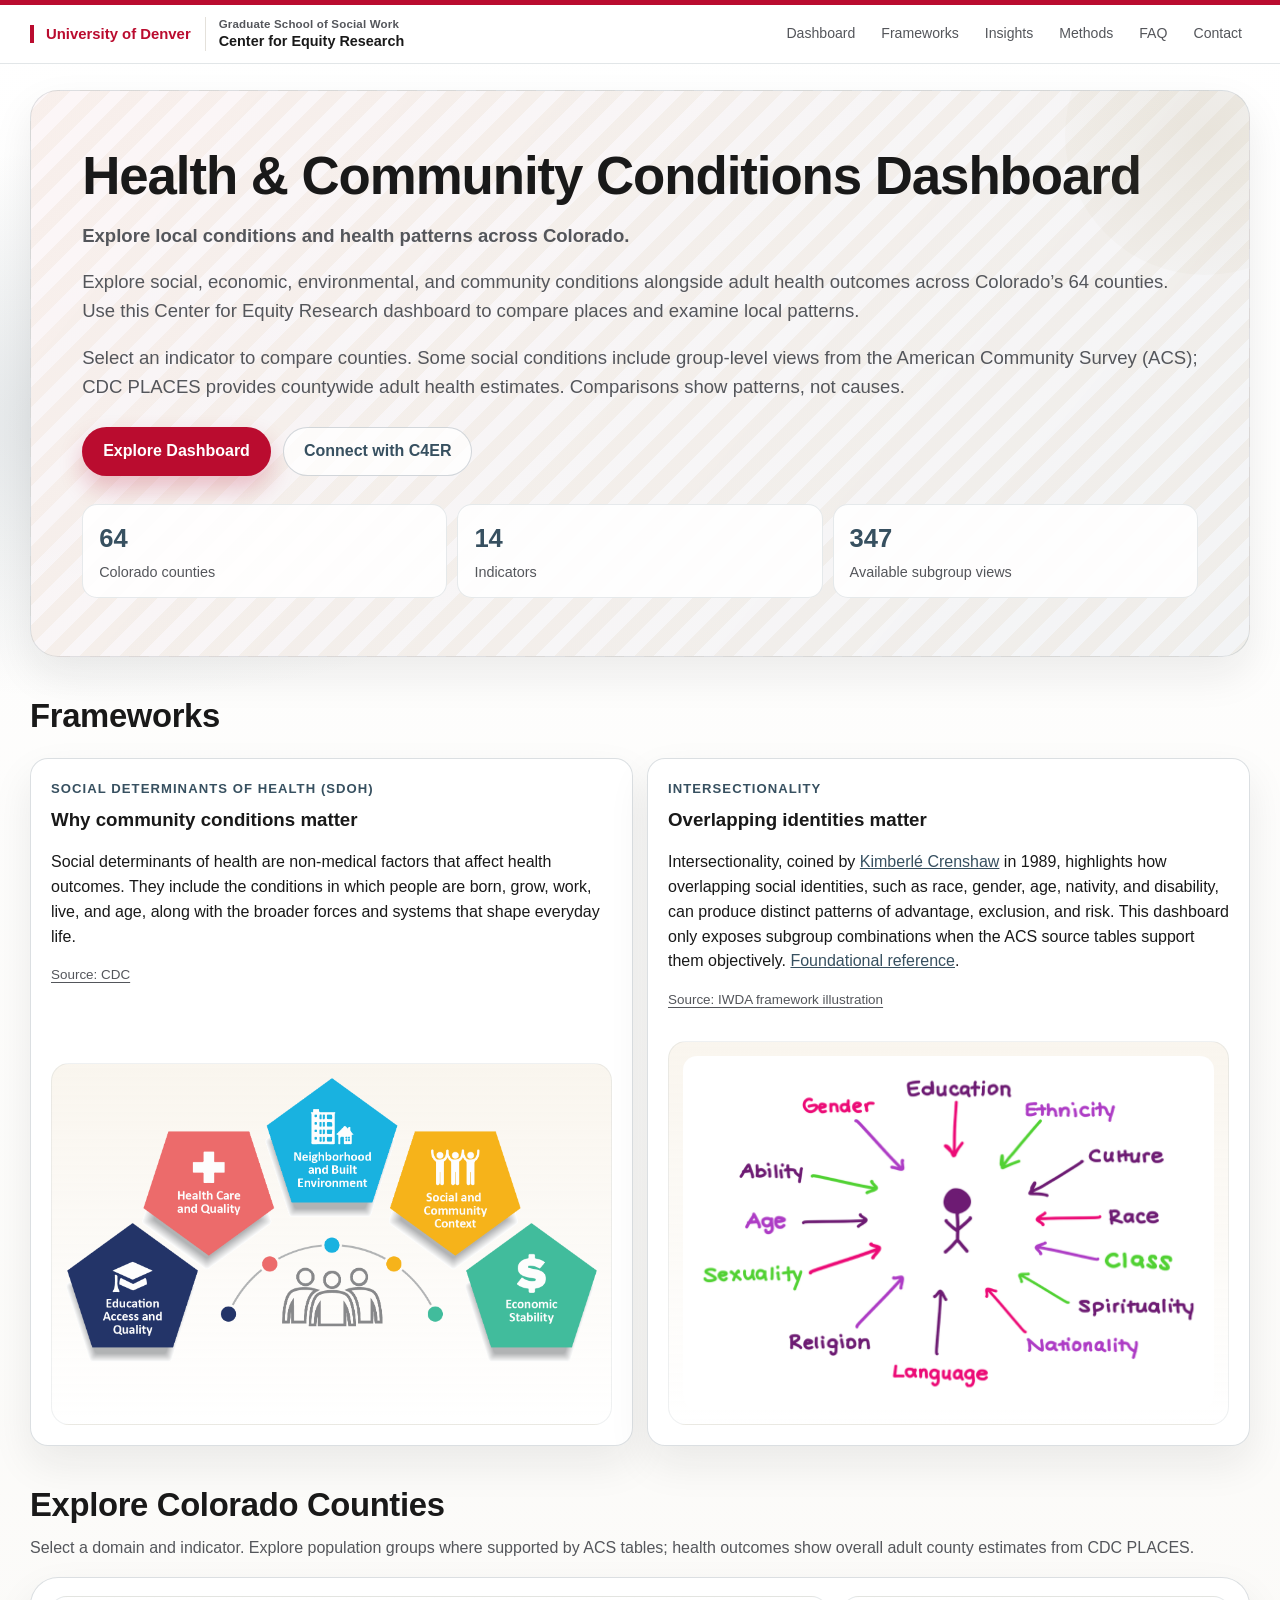
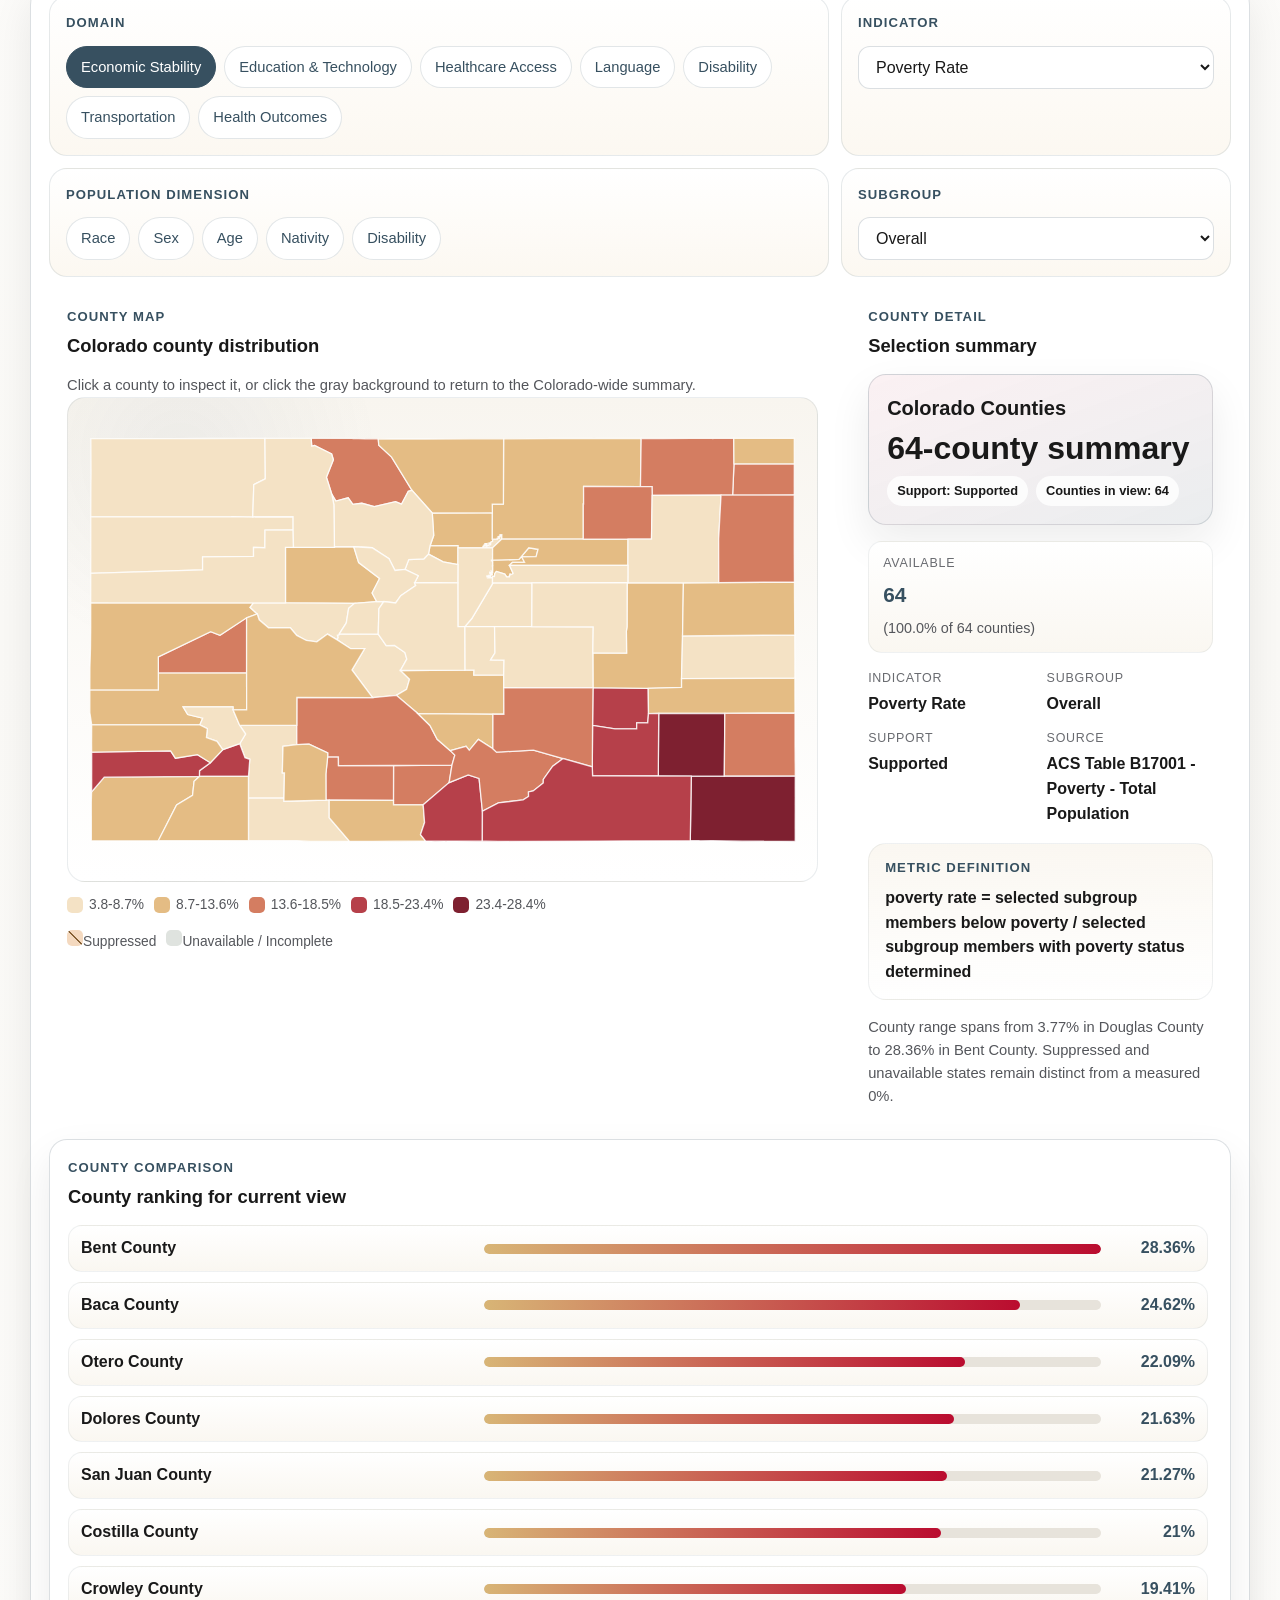
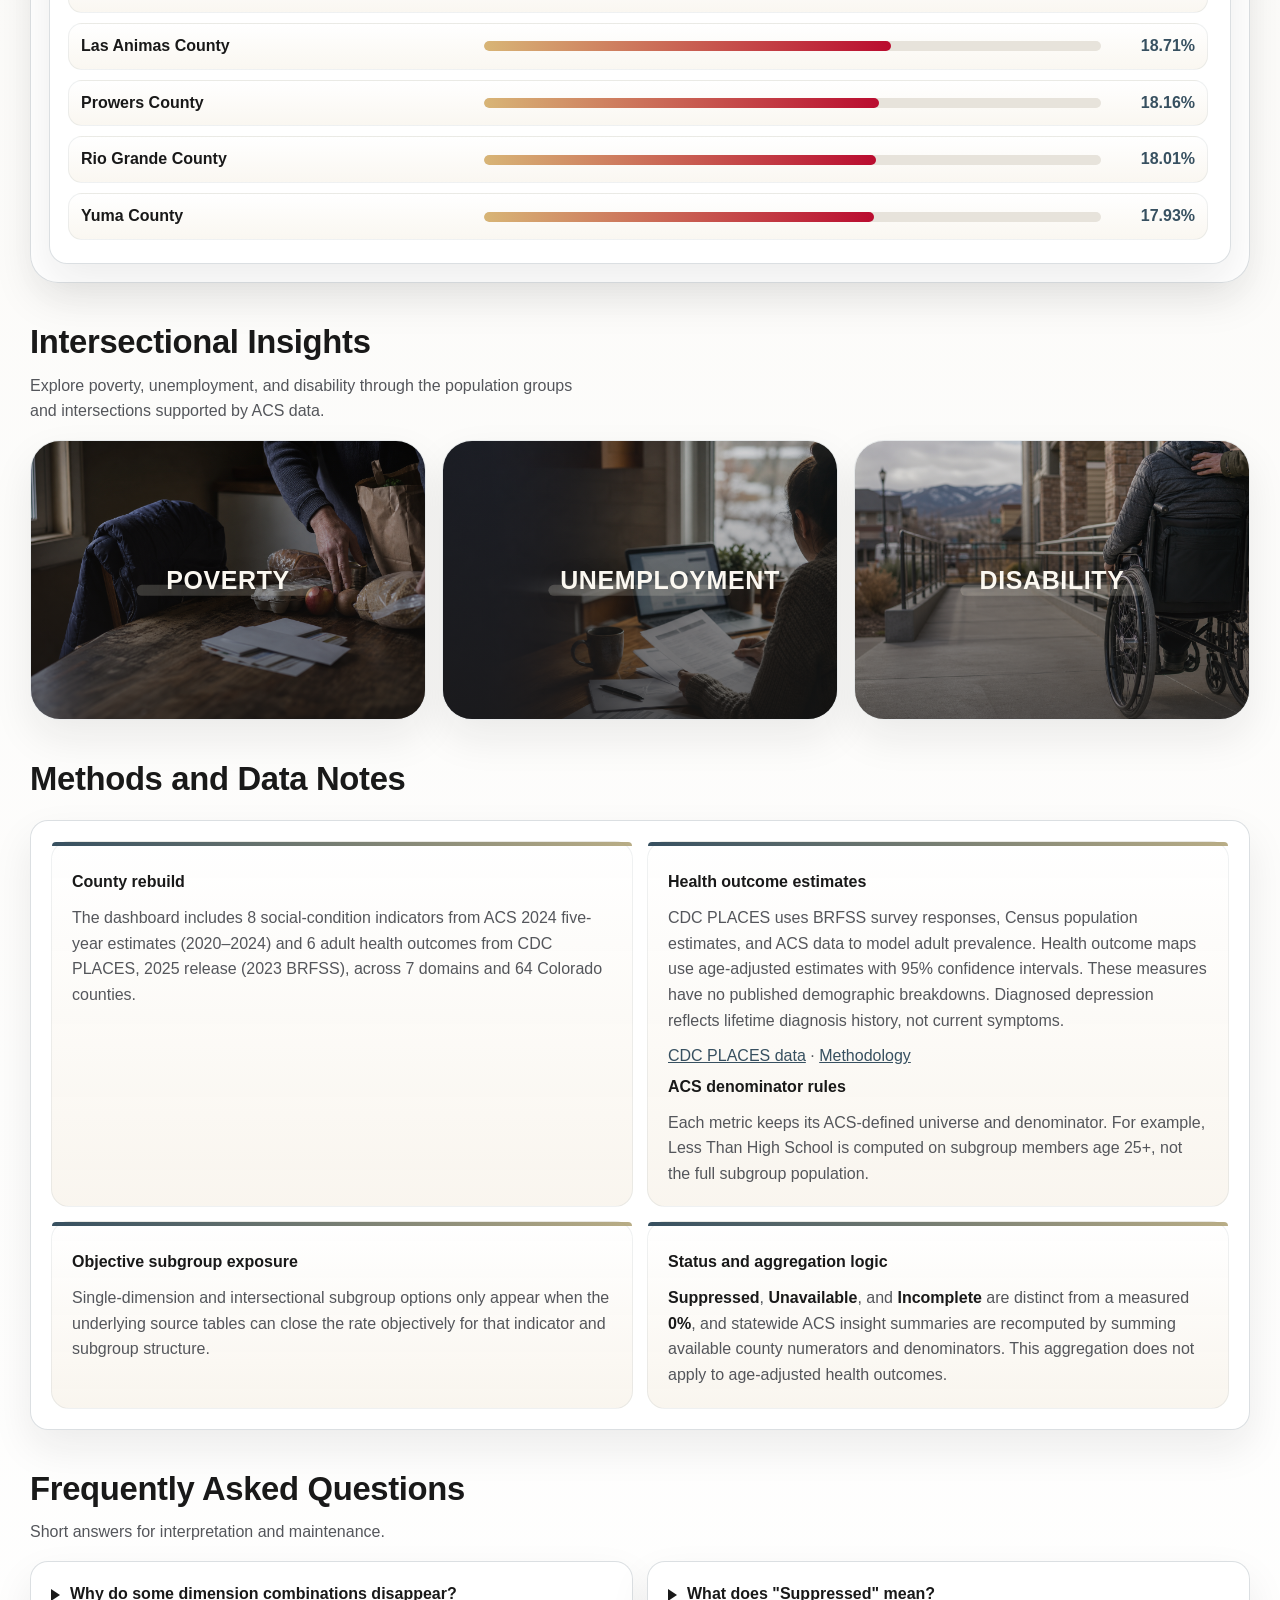
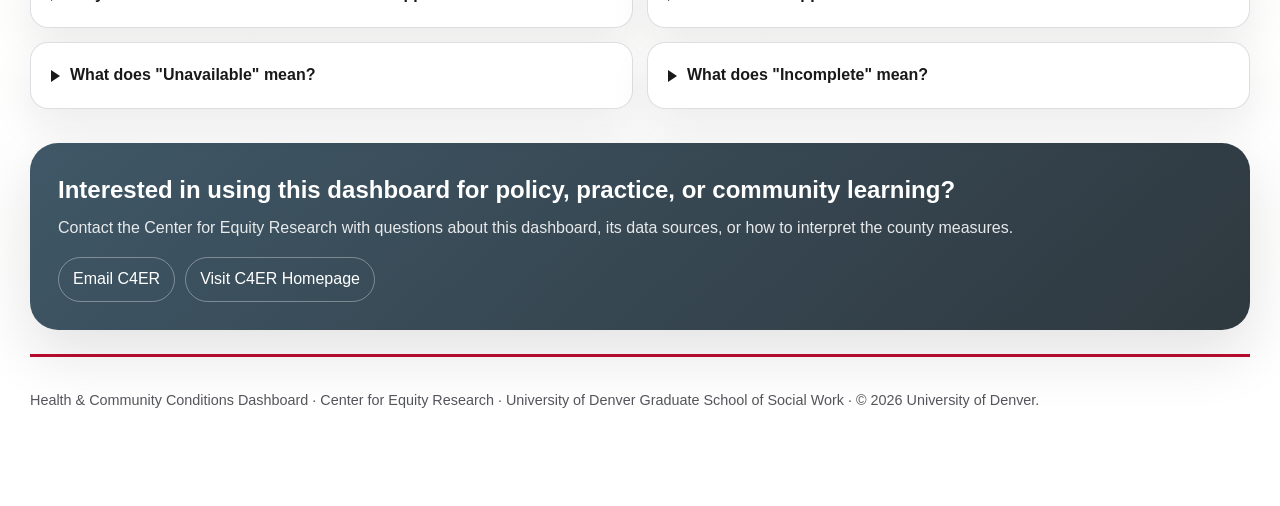
<file: index.html>
<!doctype html>
<html lang="en">
<head>
  <meta charset="utf-8" />
  <meta http-equiv="Cache-Control" content="no-store, no-cache, must-revalidate, max-age=0" />
  <meta http-equiv="Pragma" content="no-cache" />
  <meta http-equiv="Expires" content="0" />
  <meta name="viewport" content="width=device-width, initial-scale=1" />
  <link rel="icon" href="data:," />
  <meta
    name="description"
    content="Explore Colorado county-level social, economic, environmental, and community conditions that influence health and well-being, with health outcomes and supported population insights from the Center for Equity Research."
  />
  <title>Health &amp; Community Conditions Dashboard</title>
  <link rel="stylesheet" href="./assets/css/dashboard.css?v=3" />
</head>
<body>
  <a class="skip-link" href="#main-content">Skip to content</a>

  <header class="page-top" role="banner">
    <div class="page-top-inner">
      <a class="institution-brand" href="https://socialwork.du.edu/center-equity-research" aria-label="Center for Equity Research at the University of Denver Graduate School of Social Work">
        <span class="institution-university">University of Denver</span>
        <span class="institution-unit"><small>Graduate School of Social Work</small><strong>Center for Equity Research</strong></span>
      </a>
      <nav class="quick-links" aria-label="On-page sections">
        <a href="#dashboard">Dashboard</a>
        <a href="#frameworks">Frameworks</a>
        <a href="#insights">Insights</a>
        <a href="#methods">Methods</a>
        <a href="#faq">FAQ</a>
        <a href="#contact">Contact</a>
      </nav>
    </div>
  </header>

  <main id="main-content" class="page-shell" role="main">
    <section class="hero reveal" aria-labelledby="hero-title">
      <h1 id="hero-title">Health &amp; Community <span class="hero-title-phrase">Conditions Dashboard</span></h1>
      <p class="hero-tagline">Explore local conditions and health patterns across Colorado.</p>
      <p class="hero-copy">Explore social, economic, environmental, and community conditions alongside adult health outcomes across Colorado’s 64 counties. Use this Center for Equity Research dashboard to compare places and examine local patterns.</p>
      <p class="hero-copy">Select an indicator to compare counties. Some social conditions include group-level views from the American Community Survey (ACS); CDC PLACES provides countywide adult health estimates. Comparisons show patterns, not causes.</p>
      <div class="hero-actions">
        <a class="button-primary" href="#dashboard">Explore Dashboard</a>
        <a class="button-secondary" href="#contact">Connect with C4ER</a>
      </div>
      <div class="metric-strip" aria-label="Quick summary metrics">
        <article class="metric-chip">
          <span class="metric-value" data-metric="county_count">64</span>
          <span class="metric-label">Colorado counties</span>
        </article>
        <article class="metric-chip">
          <span class="metric-value" data-metric="indicator_count">14</span>
          <span class="metric-label">Indicators</span>
        </article>
        <article class="metric-chip">
          <span class="metric-value" data-metric="subgroup_count">0</span>
          <span class="metric-label">Available subgroup views</span>
        </article>
      </div>
    </section>

    <section id="frameworks" class="section reveal" aria-labelledby="frameworks-title">
      <div class="section-head">
        <h2 id="frameworks-title">Frameworks</h2>
      </div>
      <div class="framework-grid">
        <article class="framework-card framework-card-visual">
          <div class="framework-copy">
            <p class="eyebrow">Social Determinants of Health (SDOH)</p>
            <h3>Why community conditions matter</h3>
            <p>
              Social determinants of health are non-medical factors that affect health outcomes. They include the
              conditions in which people are born, grow, work, live, and age, along with the broader forces and
              systems that shape everyday life.
            </p>
            <p class="framework-source">
              <a href="https://www.cdc.gov/socialdeterminants/" target="_blank" rel="noopener">Source: CDC</a>
            </p>
          </div>
          <div class="framework-figure">
            <img src="./assets/images/sdoh-icons.png" alt="Illustration of social determinants of health domains." />
          </div>
        </article>

        <article class="framework-card framework-card-visual">
          <div class="framework-copy">
            <p class="eyebrow">Intersectionality</p>
            <h3>Overlapping identities matter</h3>
            <p>
              Intersectionality, coined by <a href="https://en.wikipedia.org/wiki/Kimberl%C3%A9_Crenshaw" target="_blank" rel="noopener">Kimberl&eacute; Crenshaw</a>
              in 1989, highlights how overlapping social identities, such as race, gender, age, nativity, and
              disability, can produce distinct patterns of advantage, exclusion, and risk. This dashboard only
              exposes subgroup combinations when the ACS source tables support them objectively. <a href="https://doi.org/10.1017/S1742058X13000349" target="_blank" rel="noopener">Foundational reference</a>.
            </p>
            <p class="framework-source">
              <a href="https://iwda.org.au/what-does-intersectional-feminism-actually-mean/" target="_blank" rel="noopener">Source: IWDA framework illustration</a>
            </p>
          </div>
          <div class="framework-figure">
            <img src="./assets/images/intersectionality-diagram.png" alt="Intersectionality diagram showing overlapping identity dimensions." />
          </div>
        </article>
      </div>
    </section>

    <section id="dashboard" class="section reveal" aria-labelledby="dashboard-title">
      <div class="section-head">
        <h2 id="dashboard-title">Explore Colorado Counties</h2>
        <p>
          Select a domain and indicator. Explore population groups where supported by ACS tables; health outcomes show overall adult county estimates from CDC PLACES.
        </p>
      </div>

      <div class="dashboard-shell">
        <div class="control-stack" aria-label="Dashboard filters">
          <div class="control-row">
            <section class="filter-card filter-card-wide" aria-labelledby="domain-label">
              <div class="filter-header">
                <p id="domain-label" class="filter-label">Domain</p>
              </div>
              <div id="domain-pills" class="pill-group" role="group" aria-labelledby="domain-label"></div>
            </section>

            <section class="filter-card" aria-labelledby="indicator-label">
              <div class="filter-header">
                <p id="indicator-label" class="filter-label">Indicator</p>
              </div>
              <label class="sr-only" for="indicator-select">Indicator</label>
              <select id="indicator-select" class="dashboard-select"></select>
            </section>
          </div>

          <div class="control-row">
            <section class="filter-card filter-card-wide" aria-labelledby="dimension-label">
              <div class="filter-header">
                <p id="dimension-label" class="filter-label">Population Dimension</p>
              </div>
              <div id="dimension-pills" class="pill-group pill-group-multi" aria-labelledby="dimension-label"></div>
            </section>

            <section class="filter-card" aria-labelledby="subgroup-label">
              <div class="filter-header">
                <p id="subgroup-label" class="filter-label">Subgroup</p>
              </div>
              <label class="sr-only" for="subgroup-select">Subgroup</label>
              <select id="subgroup-select" class="dashboard-select"></select>
            </section>
          </div>
        </div>

        <div class="status-band" id="status-band" aria-live="polite"></div>

        <div class="dashboard-main">
          <section class="map-panel" aria-labelledby="map-title">
            <div class="panel-head">
              <div>
                <p class="eyebrow">County Map</p>
                <h3 id="map-title">Colorado county distribution</h3>
              </div>
            </div>
            <p class="panel-copy">Click a county to inspect it, or click the gray background to return to the Colorado-wide summary.</p>
            <p id="map-keyboard-help" class="sr-only">Use the arrow keys to move between counties, Home or End to move to the first or last county, Enter or Space to select, and Escape to clear the selection.</p>
            <div class="map-stage">
              <svg id="county-map" viewBox="0 0 960 620" role="group" aria-labelledby="map-title" aria-describedby="map-desc map-keyboard-help">
                <title id="map-title-svg">Colorado county choropleth</title>
                <desc id="map-desc">County-level values update when the indicator or subgroup changes.</desc>
                <defs>
                  <pattern id="suppressedPattern" width="8" height="8" patternUnits="userSpaceOnUse" patternTransform="rotate(45)">
                    <rect width="8" height="8" fill="#f4d9bf"></rect>
                    <line x1="0" y1="0" x2="0" y2="8" stroke="#855f33" stroke-width="2"></line>
                  </pattern>
                </defs>
                <g id="map-layer"></g>
                <g id="map-highlight-layer" aria-hidden="true" pointer-events="none"></g>
              </svg>
              <div id="map-empty" class="map-empty is-hidden"></div>
            </div>
            <div class="legend-row">
              <div id="legend-scale" class="legend-scale"></div>
              <div class="legend-key">
                <span><i class="legend-swatch legend-swatch-suppressed"></i>Suppressed</span>
                <span><i class="legend-swatch legend-swatch-muted"></i>Unavailable / Incomplete</span>
              </div>
            </div>
          </section>

          <aside class="detail-panel" aria-labelledby="detail-title">
            <div class="panel-head">
              <div>
                <p class="eyebrow">County Detail</p>
                <h3 id="detail-title">Selection summary</h3>
              </div>
            </div>
            <div class="detail-card">
              <p id="selected-county" class="detail-county">Loading summary...</p>
              <p id="selected-value" class="detail-value">--</p>
              <div id="selected-status" class="detail-status"></div>
            </div>
            <div id="detail-summary" class="detail-summary-grid" aria-label="County status summary">
              <article class="detail-summary-item">
                <span class="detail-summary-label">Available</span>
                <strong id="summary-usable" class="detail-summary-value">--</strong>
                <span id="summary-usable-share" class="detail-summary-note">--</span>
              </article>
            </div>
            <dl class="detail-grid">
              <div>
                <dt>Indicator</dt>
                <dd id="detail-indicator">--</dd>
              </div>
              <div>
                <dt>Subgroup</dt>
                <dd id="detail-subgroup">--</dd>
              </div>
              <div>
                <dt>Support</dt>
                <dd id="detail-support">--</dd>
              </div>
              <div>
                <dt>Source</dt>
                <dd id="detail-source">--</dd>
              </div>
            </dl>
            <dl id="health-estimate-details" class="detail-grid" hidden>
              <div><dt>Estimate type</dt><dd>Age-adjusted prevalence (%)</dd></div>
              <div><dt>95% confidence interval</dt><dd id="detail-ci">Select a county</dd></div>
              <div><dt>Data year</dt><dd>2023 BRFSS</dd></div>
              <div><dt>Release year</dt><dd>2025</dd></div>
            </dl>
            <div class="definition-panel" aria-labelledby="definition-title">
              <p class="eyebrow" id="definition-title">Metric Definition</p>
              <p id="definition-formula" class="definition-formula">--</p>
            </div>
            <p id="detail-note" class="detail-note"></p>
          </aside>
        </div>

        <section class="ranking-panel" aria-labelledby="ranking-title">
          <div class="panel-head">
            <div>
              <p class="eyebrow">County Comparison</p>
              <h3 id="ranking-title">County ranking for current view</h3>
            </div>
          </div>
          <p id="health-ranking-note" class="detail-note" hidden>Values are modeled age-adjusted estimates. Ordering does not establish statistically significant differences between counties.</p>
          <div id="ranking-list" class="ranking-list"></div>
        </section>
      </div>
    </section>

    <section id="insights" class="section reveal" aria-labelledby="insights-title">
      <div class="section-head">
        <h2 id="insights-title">Intersectional Insights</h2>
        <p>Explore poverty, unemployment, and disability through the population groups and intersections supported by ACS data.</p>
      </div>
      <div class="insights-grid">
        <a class="insight-card insight-link insight-link--poverty" href="./insights/poverty.html" aria-label="Open poverty intersectional insights">
          <span class="insight-link-title">Poverty</span>
        </a>
        <a class="insight-card insight-link insight-link--unemployment" href="./insights/unemployment.html" aria-label="Open unemployment intersectional insights">
          <span class="insight-link-title">Unemployment</span>
        </a>
        <a class="insight-card insight-link insight-link--disability" href="./insights/disability.html" aria-label="Open disability intersectional insights">
          <span class="insight-link-title">Disability</span>
        </a>
      </div>
    </section>

    <section id="methods" class="section reveal" aria-labelledby="methods-title">
      <div class="section-head">
        <h2 id="methods-title">Methods and Data Notes</h2>
      </div>
      <div class="method-panel">
        <div class="source-grid">
          <article class="source-item">
            <h4>County rebuild</h4>
            <p>The dashboard includes 8 social-condition indicators from ACS 2024 five-year estimates (2020–2024) and 6 adult health outcomes from CDC PLACES, 2025 release (2023 BRFSS), across 7 domains and 64 Colorado counties.</p>
          </article>
          <article class="source-item">
            <h4>Health outcome estimates</h4>
            <p>CDC PLACES uses BRFSS survey responses, Census population estimates, and ACS data to model adult prevalence. Health outcome maps use age-adjusted estimates with 95% confidence intervals. These measures have no published demographic breakdowns. Diagnosed depression reflects lifetime diagnosis history, not current symptoms.</p>
            <p><a href="https://data.cdc.gov/d/swc5-untb" target="_blank" rel="noopener">CDC PLACES data</a> · <a href="https://www.cdc.gov/places/methodology/index.html" target="_blank" rel="noopener">Methodology</a></p>
            <h4>ACS denominator rules</h4>
            <p>Each metric keeps its ACS-defined universe and denominator. For example, Less Than High School is computed on subgroup members age 25+, not the full subgroup population.</p>
          </article>
          <article class="source-item">
            <h4>Objective subgroup exposure</h4>
            <p>Single-dimension and intersectional subgroup options only appear when the underlying source tables can close the rate objectively for that indicator and subgroup structure.</p>
          </article>
          <article class="source-item">
            <h4>Status and aggregation logic</h4>
            <p><span class="status-term">Suppressed</span>, <span class="status-term">Unavailable</span>, and <span class="status-term">Incomplete</span> are distinct from a measured <span class="status-term">0%</span>, and statewide ACS insight summaries are recomputed by summing available county numerators and denominators. This aggregation does not apply to age-adjusted health outcomes.</p>
          </article>
        </div>
      </div>
    </section>

    <section id="faq" class="section reveal" aria-labelledby="faq-title">
      <div class="section-head">
        <h2 id="faq-title">Frequently Asked Questions</h2>
        <p>Short answers for interpretation and maintenance.</p>
      </div>
        <div class="faq-grid">
        <details class="faq-item">
          <summary>Why do some dimension combinations disappear?</summary>
          <div class="faq-answer"><div class="faq-answer-inner"><p>For ACS indicators, the subgroup dropdown shows supported combinations. CDC PLACES health outcomes are available only for all adults aged 18+; population dimension controls are disabled for those indicators.</p></div></div>
        </details>
        <details class="faq-item">
          <summary>What does "Suppressed" mean?</summary>
          <div class="faq-answer"><div class="faq-answer-inner"><p>Suppressed rows are present in the dataset but flagged for caution by the partner extract. They are distinct from a measured <span class="status-term">0%</span>.</p></div></div>
        </details>
        <details class="faq-item">
          <summary>What does "Unavailable" mean?</summary>
          <div class="faq-answer"><div class="faq-answer-inner"><p>Unavailable means the county row does not have a valid denominator for a rate. It is not the same as a measured <span class="status-term">0%</span>.</p></div></div>
        </details>
        <details class="faq-item">
          <summary>What does "Incomplete" mean?</summary>
          <div class="faq-answer"><div class="faq-answer-inner"><p>Incomplete means the partner extract does not preserve the source columns needed to close an objective county rate. This is different from a zero denominator.</p></div></div>
        </details>
      </div>
    </section>

    <section id="contact" class="section reveal" aria-labelledby="contact-title">
      <div class="contact-band">
        <h2 id="contact-title">Interested in using this dashboard for policy, practice, or community learning?</h2>
        <p>Contact the Center for Equity Research with questions about this dashboard, its data sources, or how to interpret the county measures.</p>
        <div class="contact-actions">
          <a href="mailto:gssw.communications@du.edu">Email C4ER</a>
          <a href="https://socialwork.du.edu/center-equity-research" target="_blank" rel="noopener">Visit C4ER Homepage</a>
        </div>
      </div>
    </section>

    <footer class="page-foot">
      <p>Health &amp; Community Conditions Dashboard · Center for Equity Research · University of Denver Graduate School of Social Work · &copy; 2026 University of Denver.</p>
    </footer>
  </main>

  <noscript>
    <div class="noscript-note">This dashboard needs JavaScript enabled to load county geometry and subgroup filters.</div>
  </noscript>

  <script src="./assets/data/dashboard-data.js"></script>
  <script src="./assets/js/dashboard.js?v=2"></script>
</body>
</html>
</file>
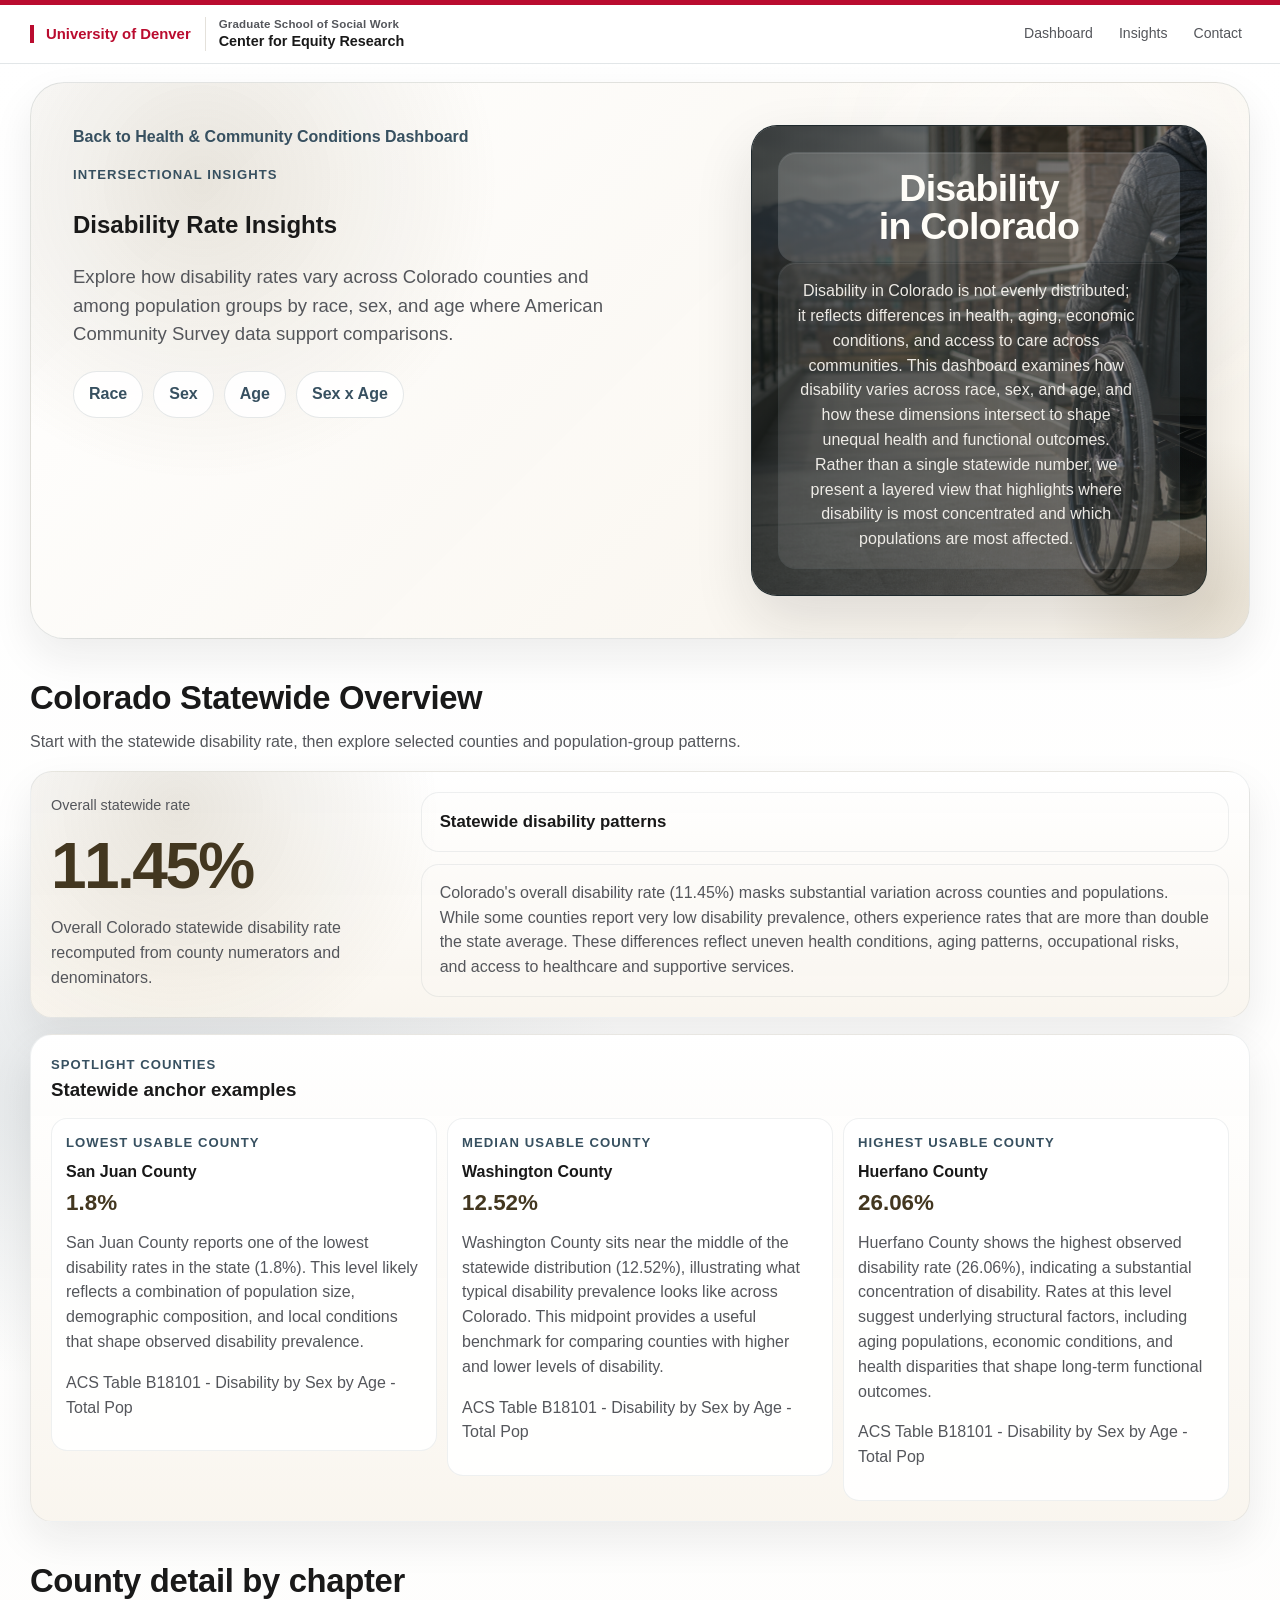
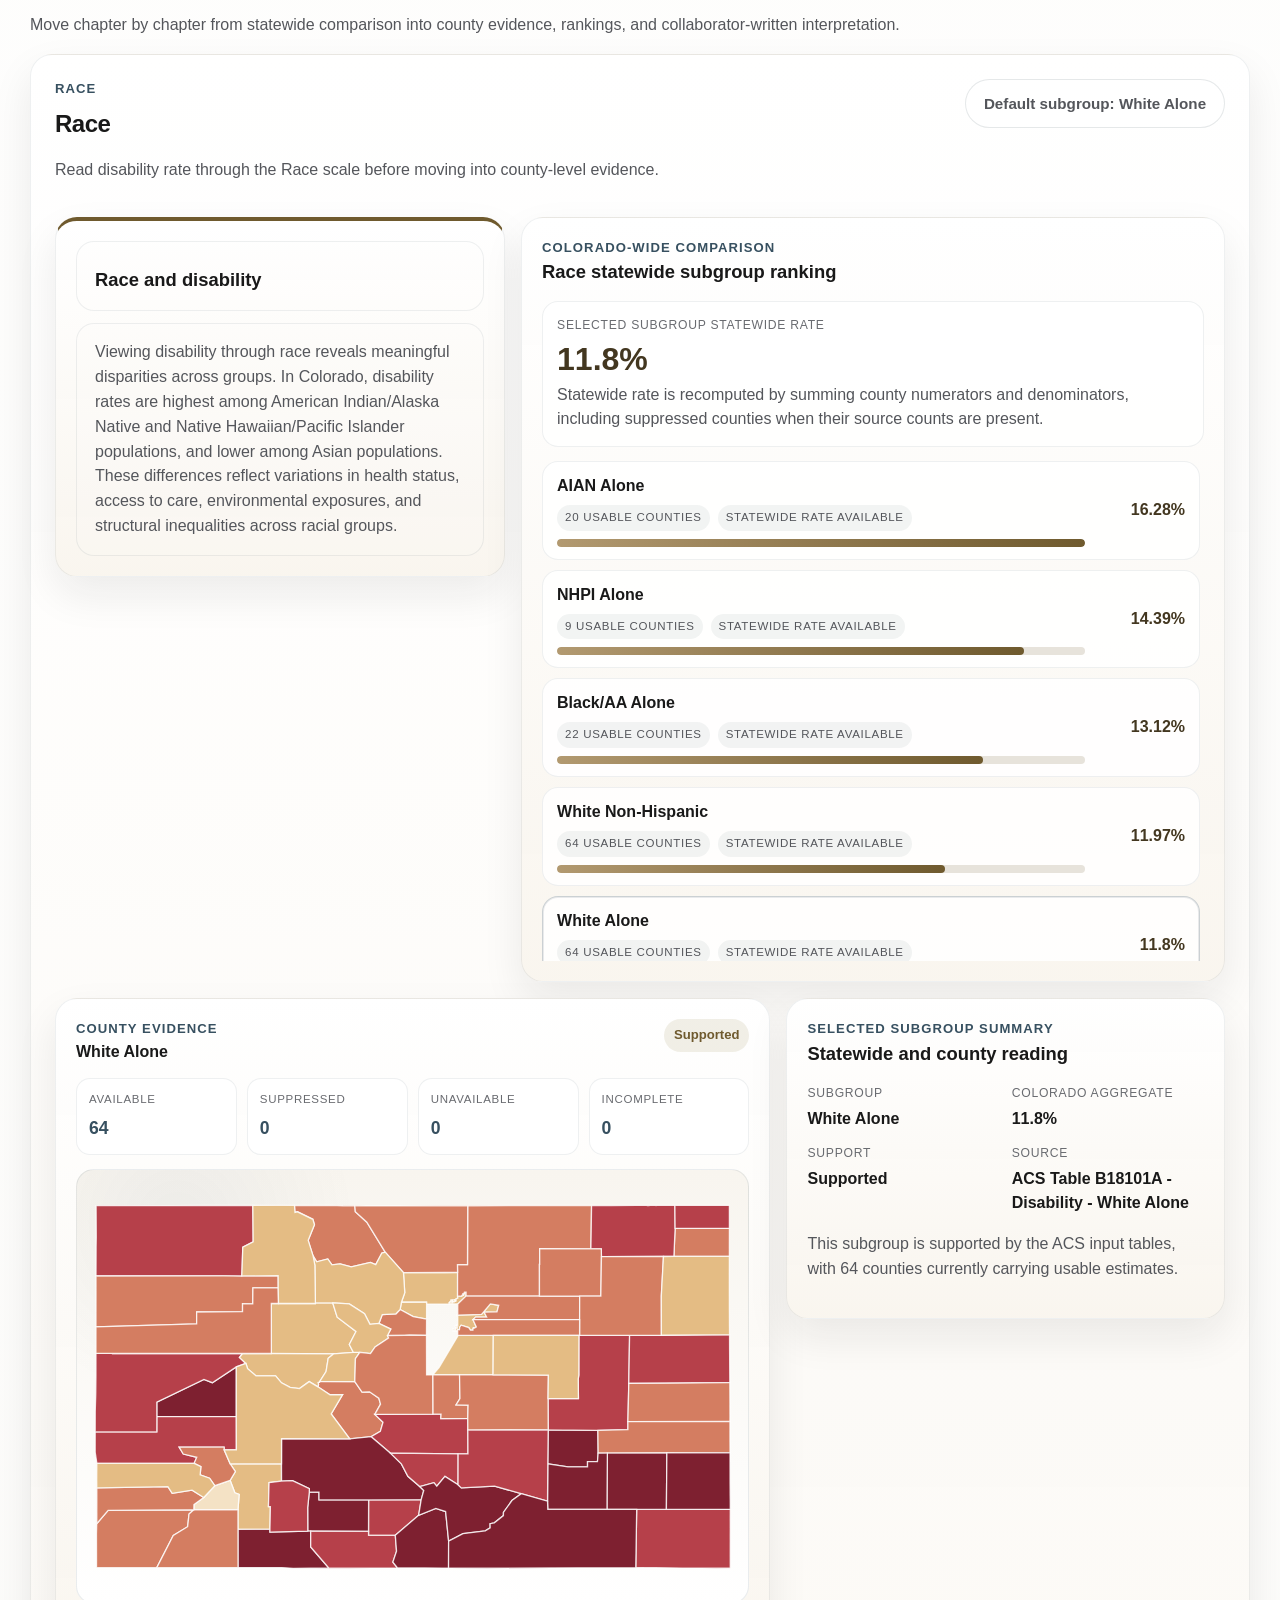
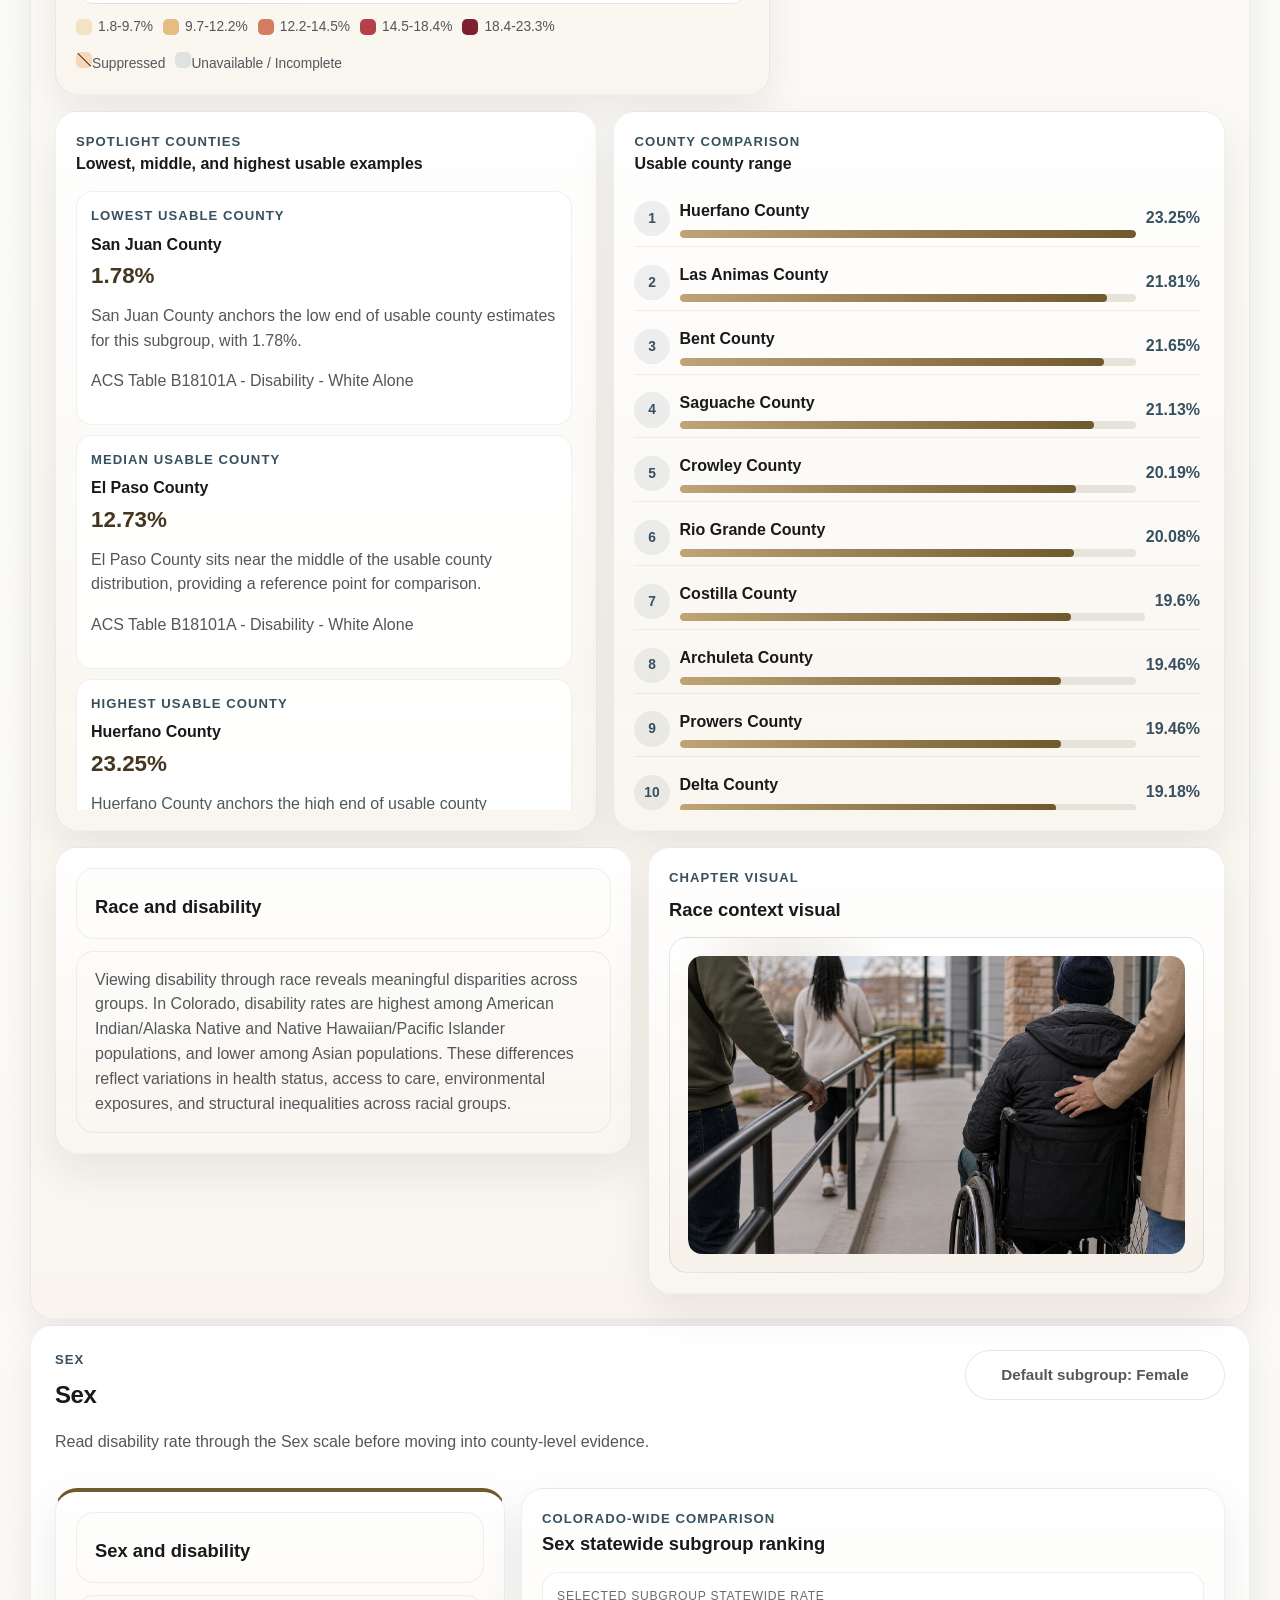
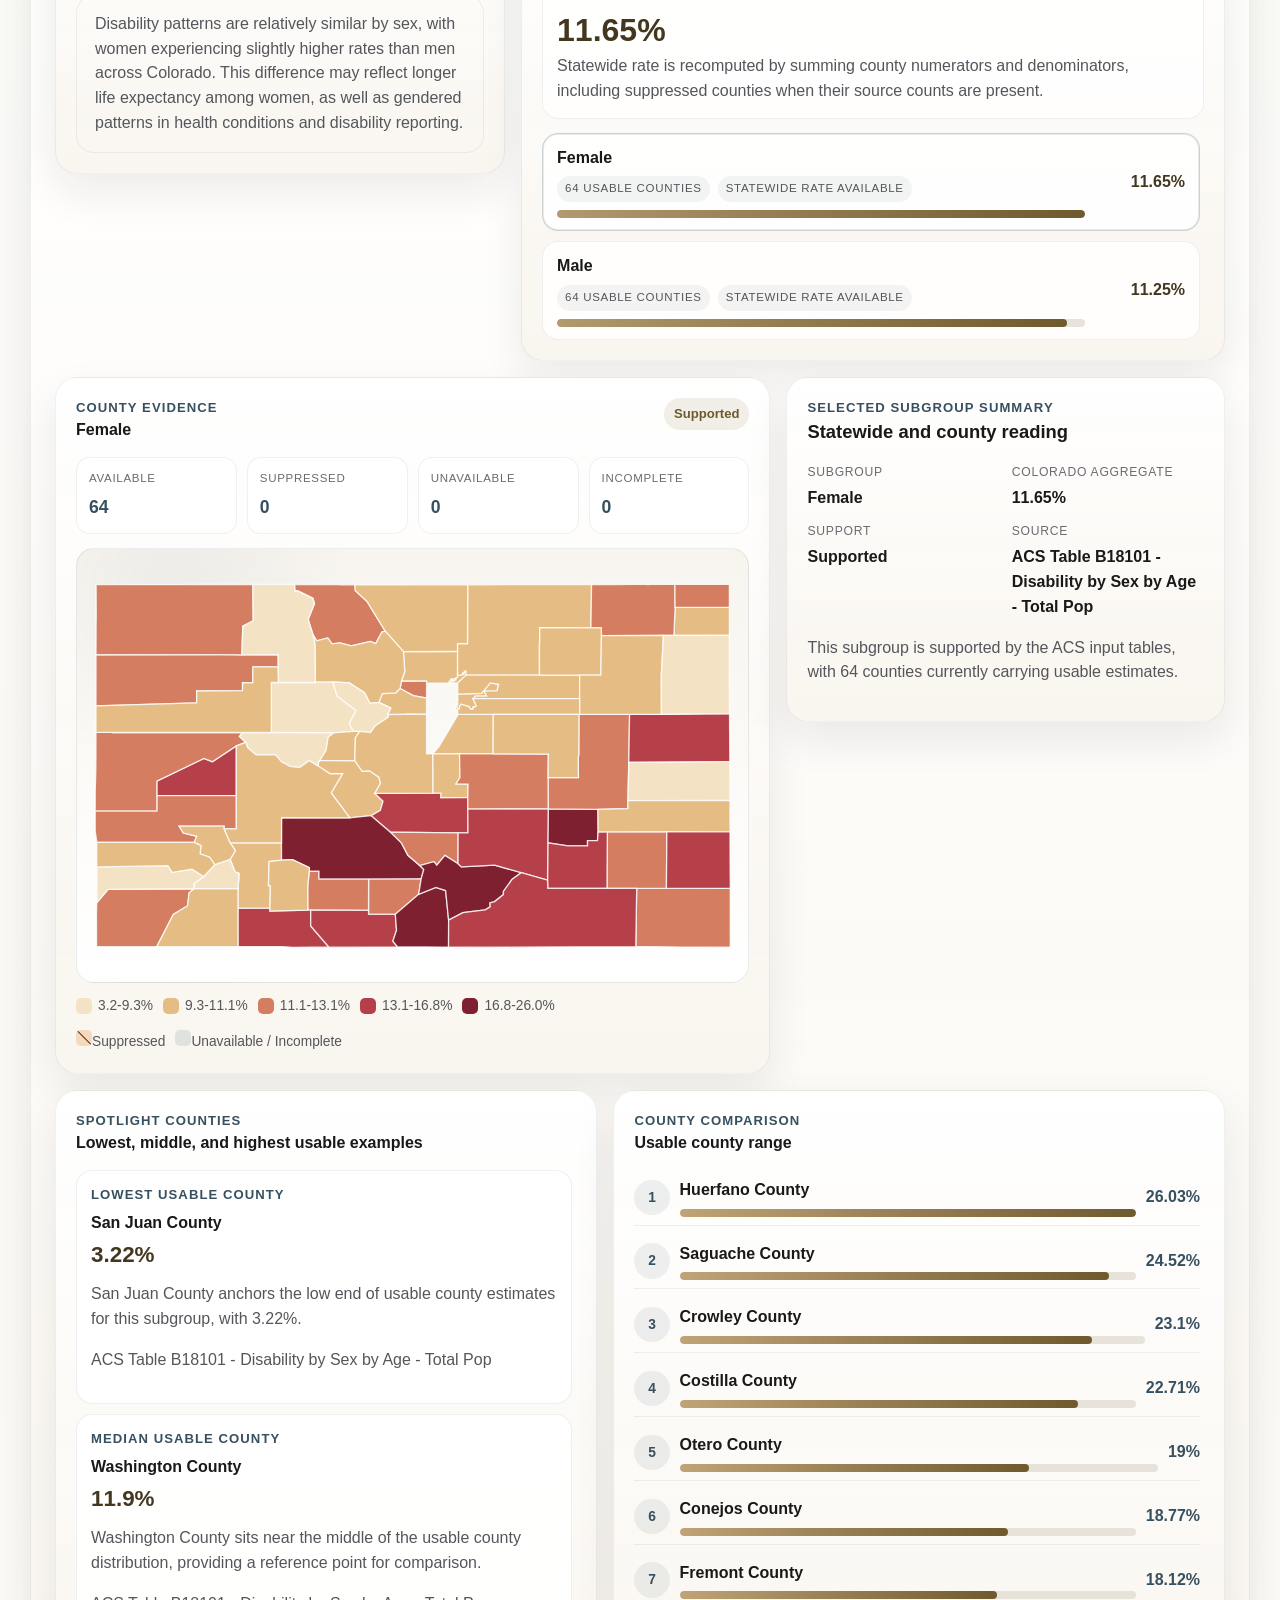
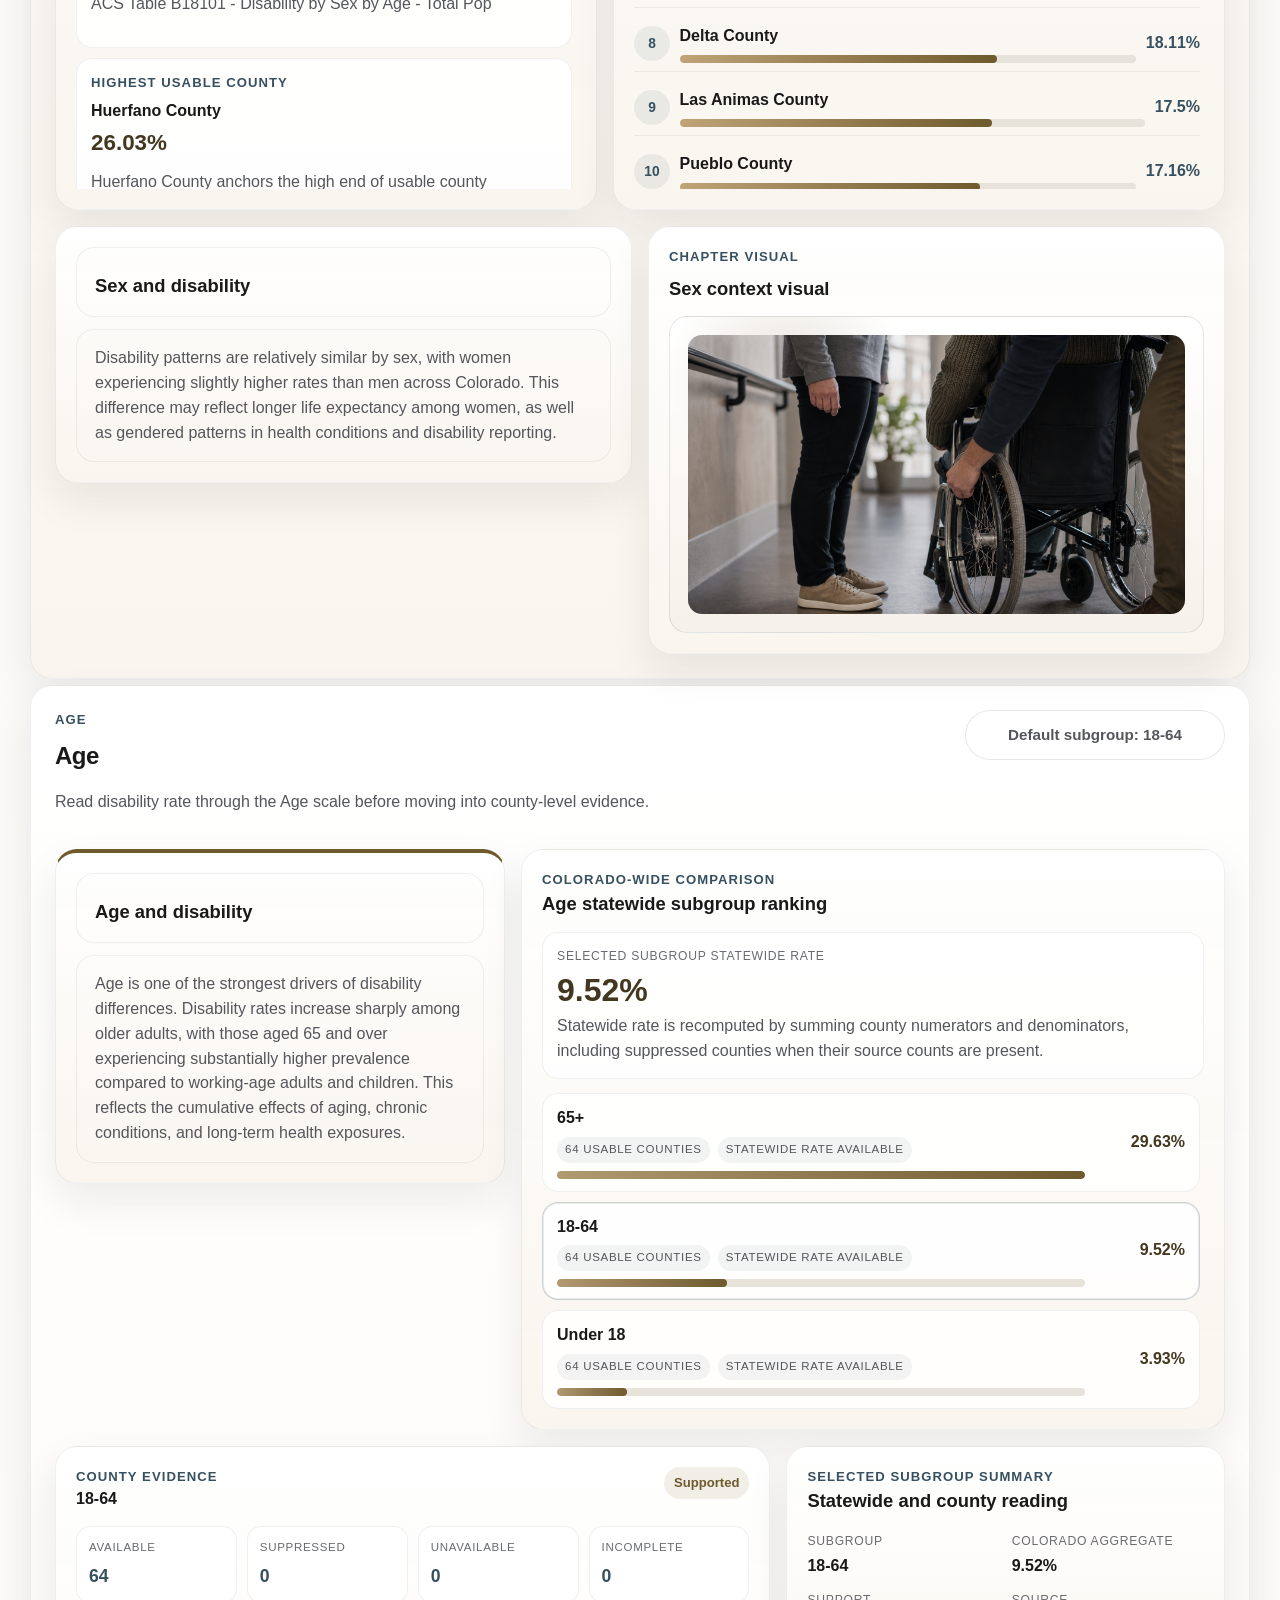
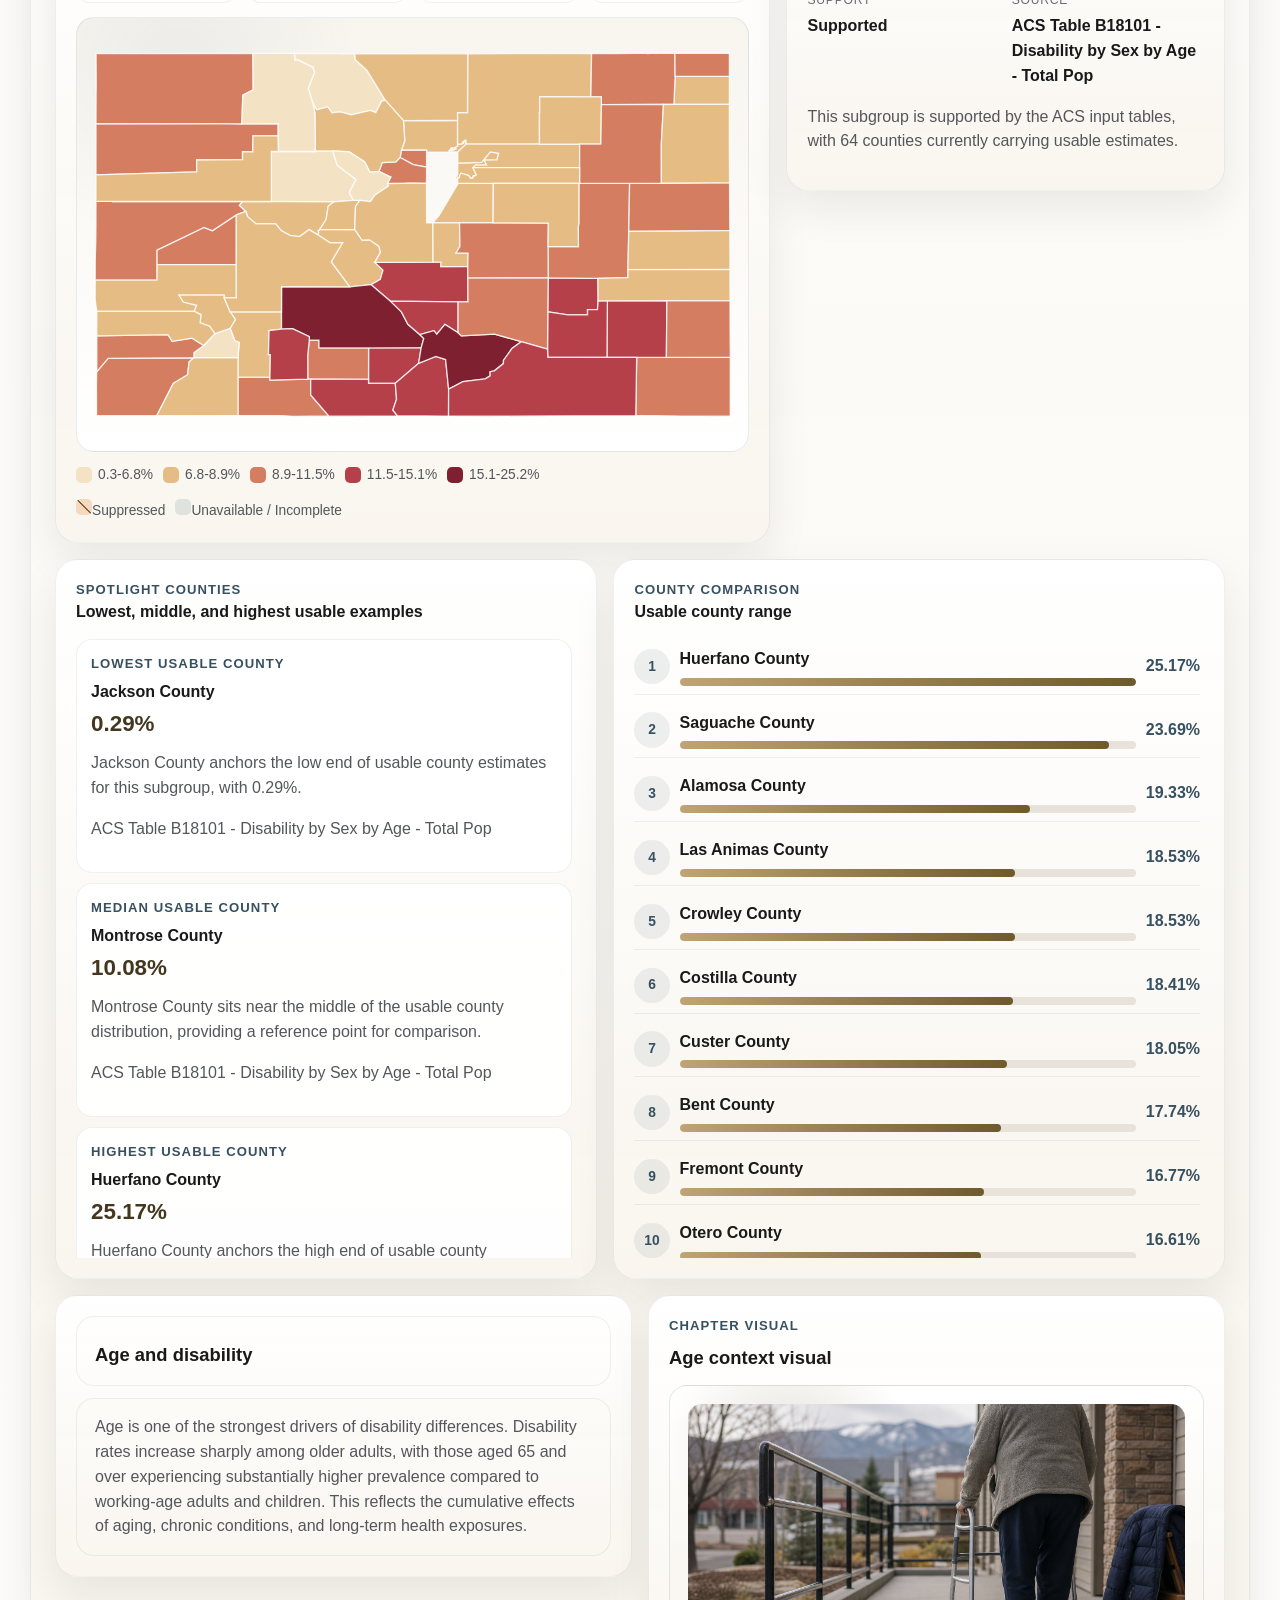
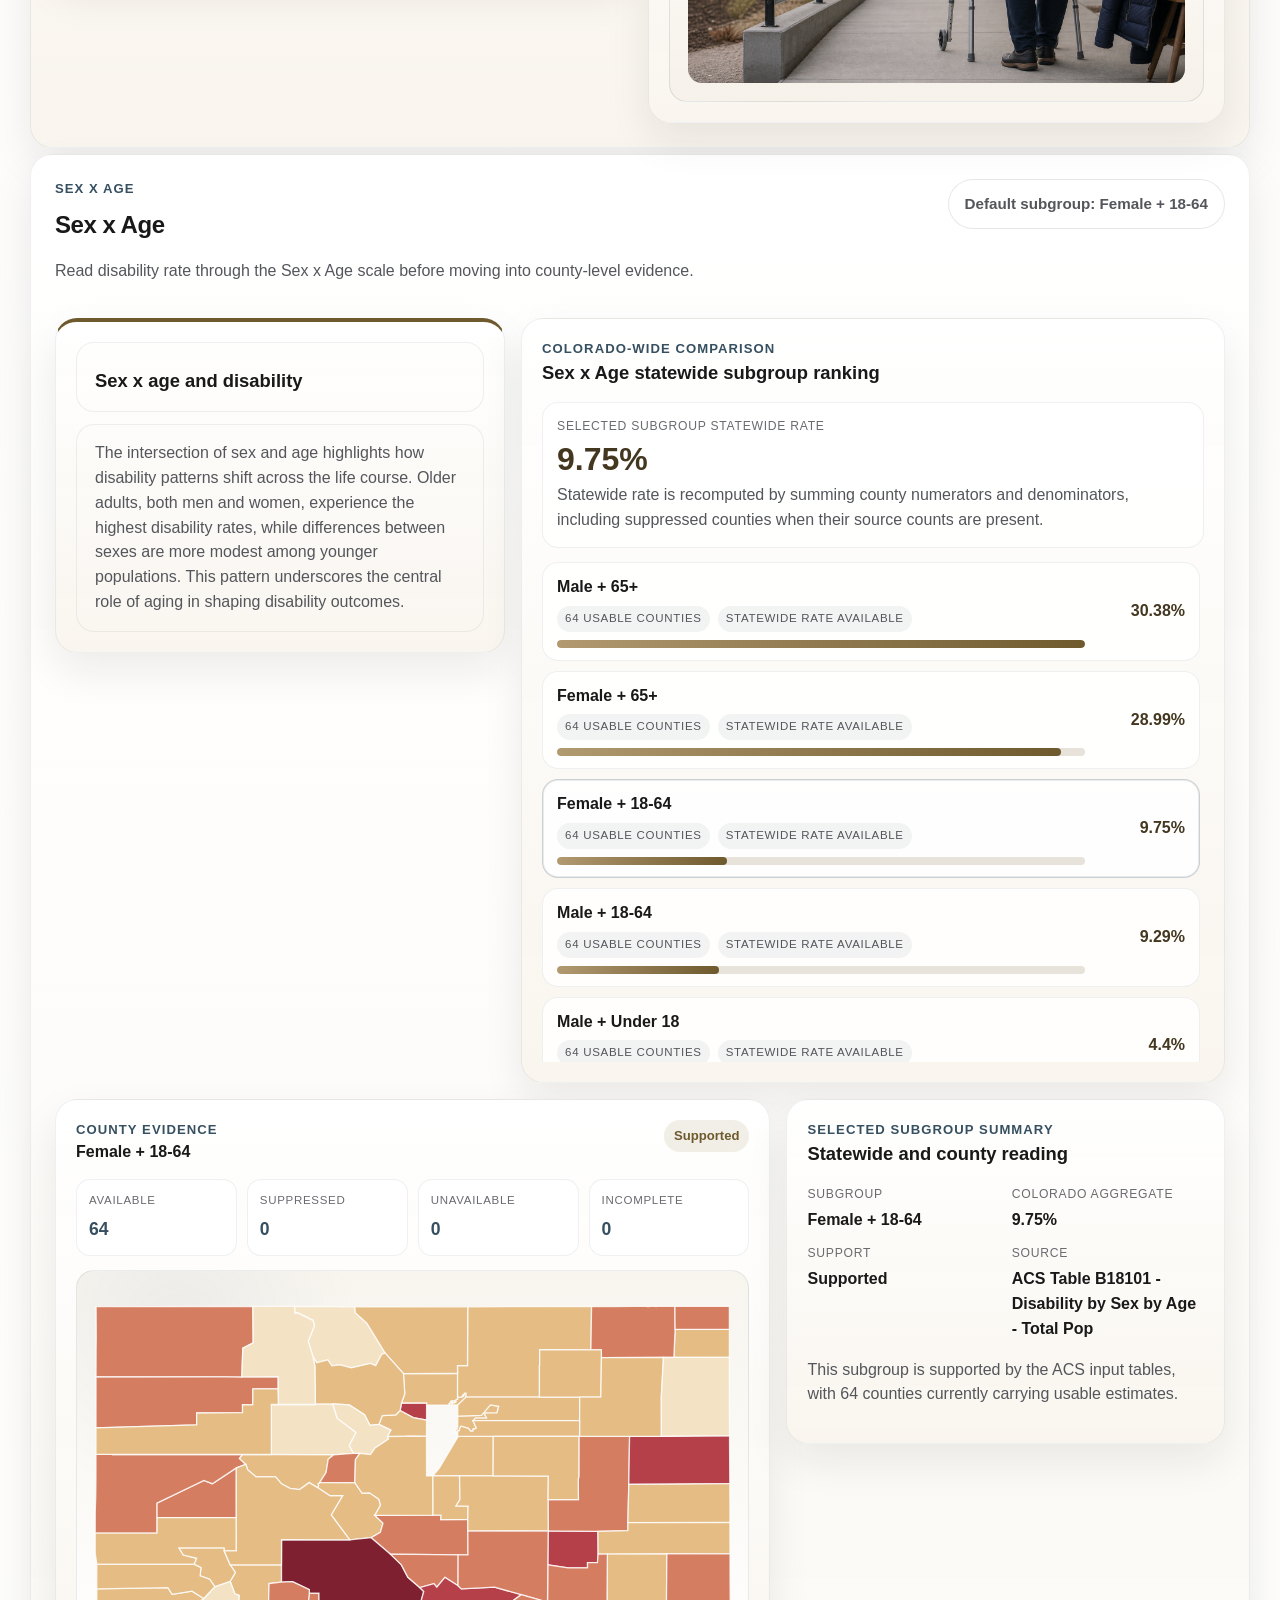
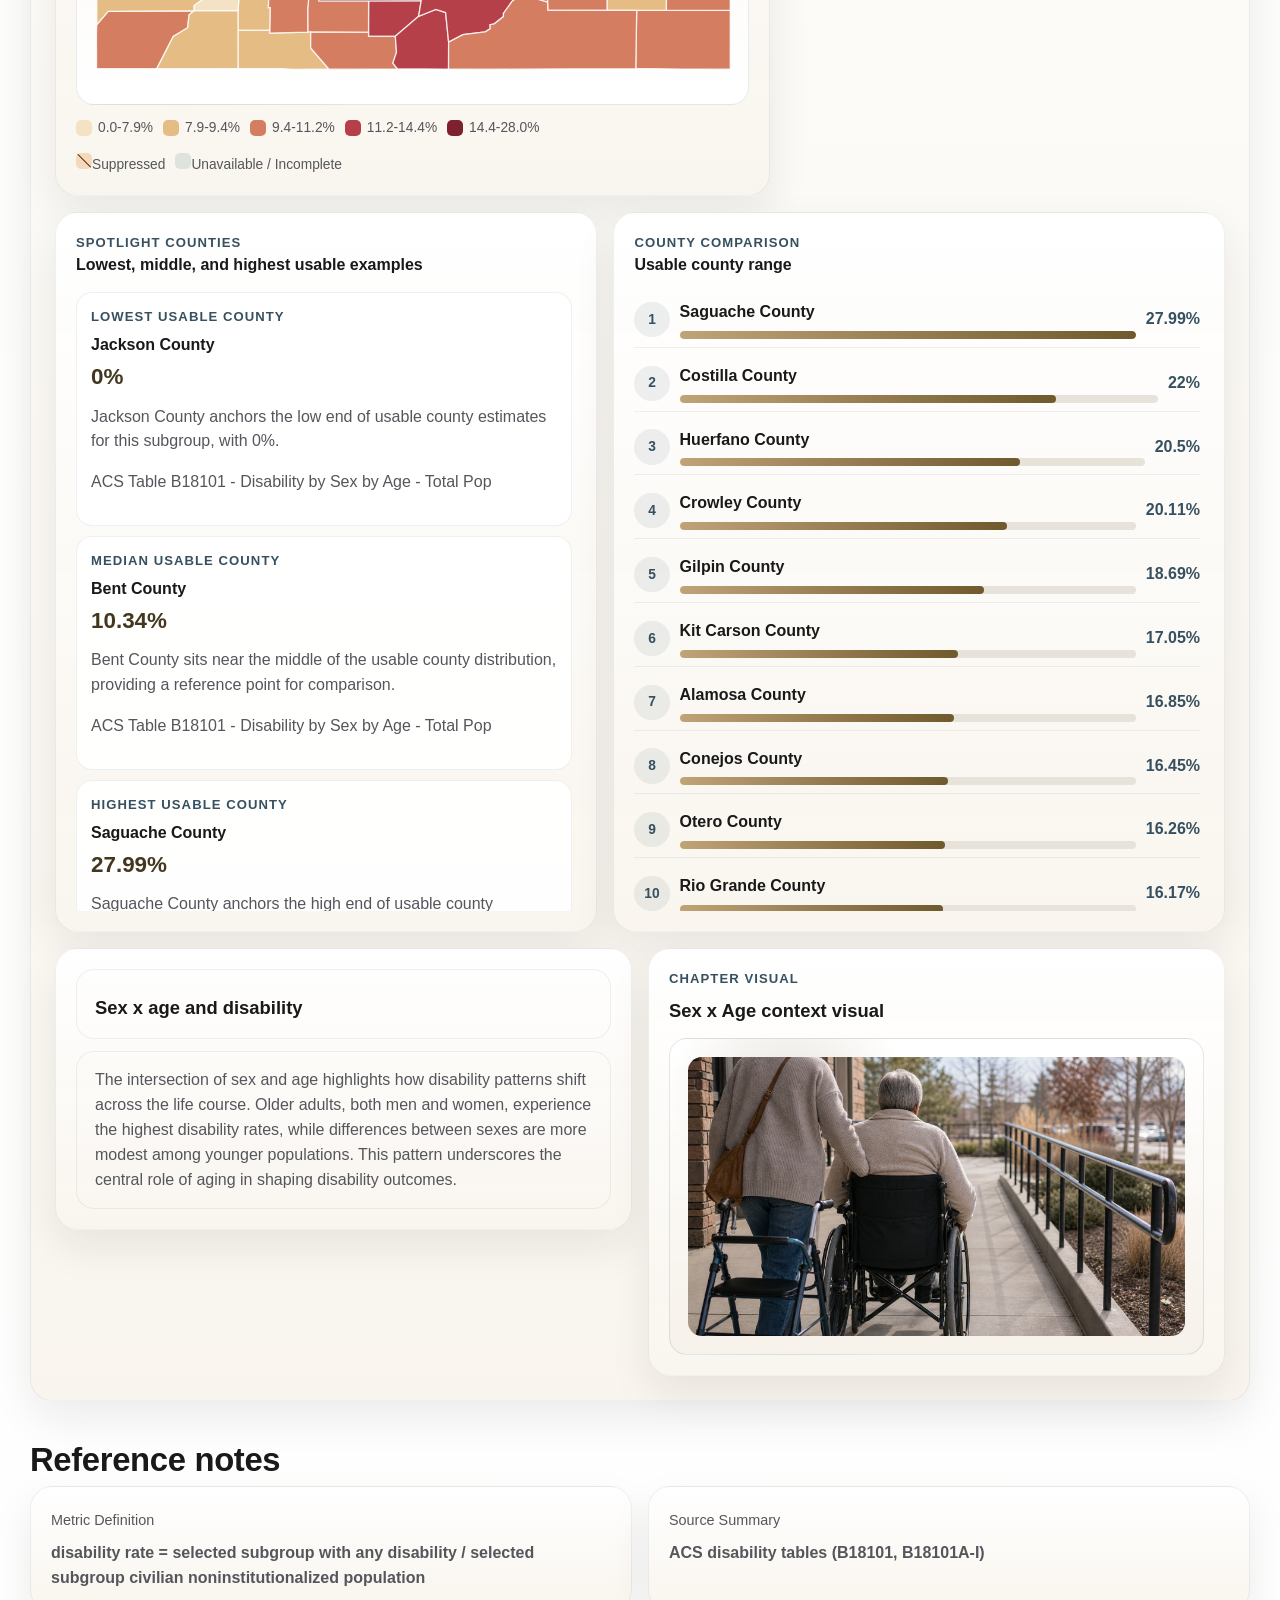
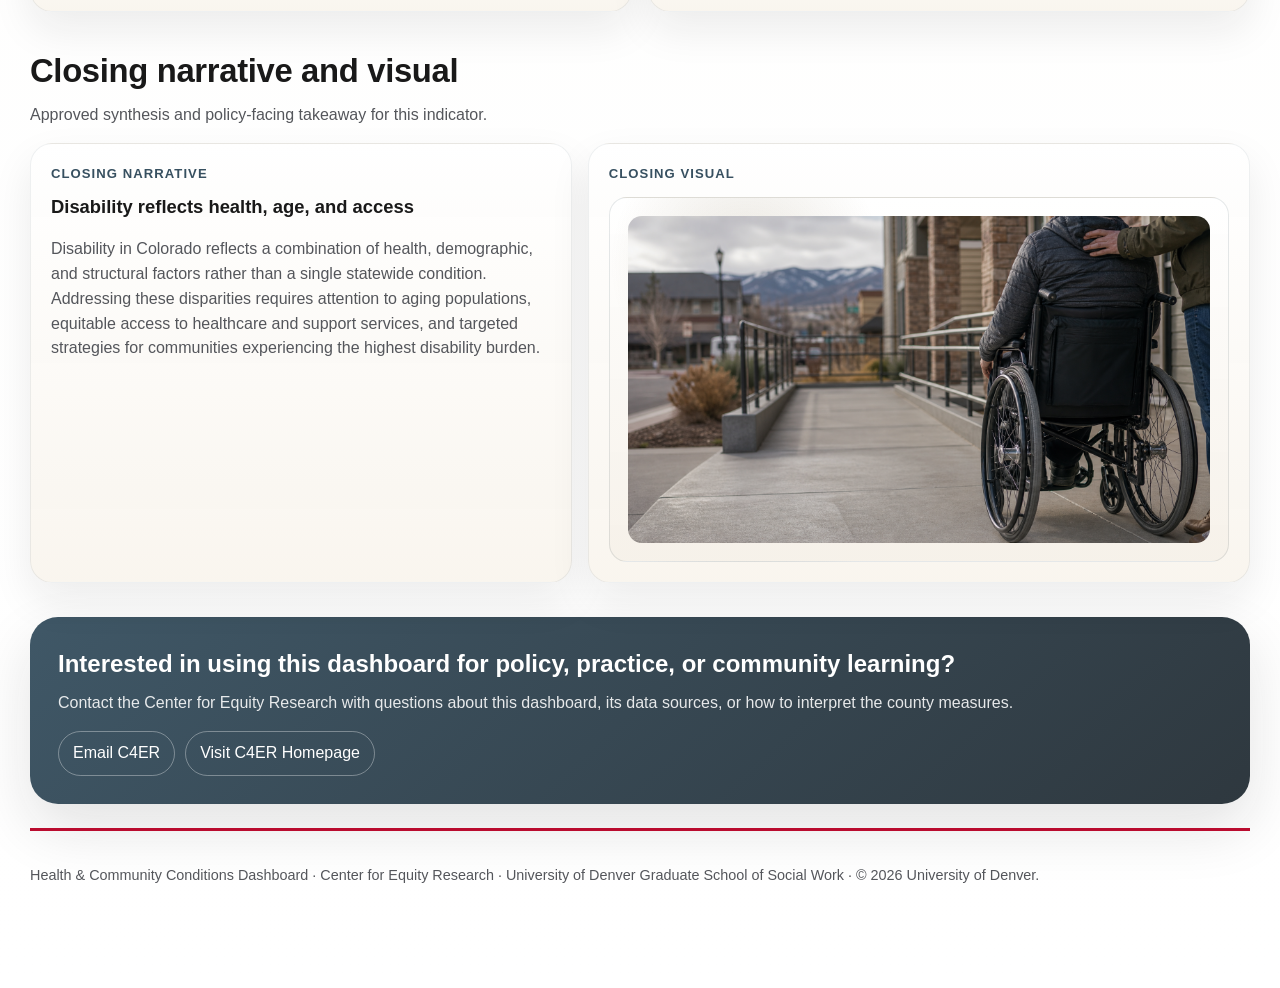
<file: insights/disability.html>
<!DOCTYPE html>
<html lang="en">
<head>
  <meta charset="utf-8" />
  <meta http-equiv="Cache-Control" content="no-store, no-cache, must-revalidate, max-age=0" />
  <meta http-equiv="Pragma" content="no-cache" />
  <meta http-equiv="Expires" content="0" />
  <meta name="viewport" content="width=device-width, initial-scale=1" />
  <link rel="icon" href="data:," />
  <title>Disability Rate Insights | Health &amp; Community Conditions Dashboard</title>
  <link rel="stylesheet" href="../assets/css/insights.css?v=3" />
</head>
<body data-insight-page="disability_rate">
  <header class="page-top">
    <div class="page-top-inner">
      <a class="institution-brand" href="../index.html" aria-label="Return to the Center for Equity Research dashboard">
        <span class="institution-university">University of Denver</span>
        <span class="institution-unit"><small>Graduate School of Social Work</small><strong>Center for Equity Research</strong></span>
      </a>
      <nav class="quick-links" aria-label="Insight navigation">
        <a href="../index.html#dashboard">Dashboard</a>
        <a href="../index.html#insights">Insights</a>
        <a href="../index.html#contact">Contact</a>
      </nav>
    </div>
  </header>

  <main class="page-shell insight-shell">
    <section class="insight-hero reveal" aria-labelledby="insight-title">
      <div class="insight-hero-grid">
        <div class="insight-hero-copy">
          <a class="back-link" href="../index.html#insights">Back to Health &amp; Community Conditions Dashboard</a>
          <p id="insight-kicker" class="kicker">Intersectional Insights</p>
          <h1 id="insight-title">Disability Rate Insights</h1>
          <p id="insight-intro" class="hero-copy">Explore how disability rates vary across Colorado counties and among population groups by race, sex, and age where American Community Survey data support comparisons.</p>
          <div id="insight-section-nav" class="insight-section-nav" aria-label="Insight section navigation"><a class="insight-nav-pill" href="#insight-section-race">Race</a><a class="insight-nav-pill" href="#insight-section-sex">Sex</a><a class="insight-nav-pill" href="#insight-section-age">Age</a><a class="insight-nav-pill" href="#insight-section-sex_age">Sex x Age</a></div>
        </div>
        <aside class="insight-cover-panel" aria-label="Insight poster frame">
          <div class="story-box story-box-title">
            <h2 id="insight-cover-title">Disability in Colorado</h2>
          </div>
          <div class="story-box story-box-copy">
            <p id="insight-cover-copy" class="insight-cover-copy">Disability in Colorado is not evenly distributed; it reflects differences in health, aging, economic conditions, and access to care across communities. This dashboard examines how disability varies across race, sex, and age, and how these dimensions intersect to shape unequal health and functional outcomes. Rather than a single statewide number, we present a layered view that highlights where disability is most concentrated and which populations are most affected.</p>
          </div>
        </aside>
      </div>
    </section>

    <section class="section reveal" aria-labelledby="statewide-title">
      <div class="section-head">
        <h2 id="statewide-title">Colorado Statewide Overview</h2>
        <p id="statewide-intro">Start with the statewide disability rate, then explore selected counties and population-group patterns.</p>
      </div>
      <div class="statewide-context-grid">
        <article class="statewide-headline-card">
          <span class="metric-label">Overall statewide rate</span>
          <p id="statewide-headline-value" class="statewide-headline-value">11.45%</p>
          <p id="statewide-headline-caption" class="statewide-headline-caption">Overall Colorado statewide disability rate recomputed from county numerators and denominators.</p>
          <div class="story-box-group">
            <div class="story-box story-box-title story-box-title-compact">
              <h3 id="statewide-story-title">Statewide disability patterns</h3>
            </div>
            <div class="story-box story-box-copy">
              <p id="statewide-story-copy" class="story-copy">Colorado&#x27;s overall disability rate (11.45%) masks substantial variation across counties and populations. While some counties report very low disability prevalence, others experience rates that are more than double the state average. These differences reflect uneven health conditions, aging patterns, occupational risks, and access to healthcare and supportive services.</p>
            </div>
          </div>
        </article>
        <article class="statewide-spotlight-card">
          <div class="insight-card-head">
            <div>
              <p class="eyebrow">Spotlight counties</p>
              <h3>Statewide anchor examples</h3>
            </div>
          </div>
          <div id="statewide-spotlights" class="evidence-grid"><article class="evidence-card"><p class="eyebrow">Lowest usable county</p><h5>San Juan County</h5><p class="evidence-rate">1.8%</p><p class="evidence-note">San Juan County reports one of the lowest disability rates in the state (1.8%). This level likely reflects a combination of population size, demographic composition, and local conditions that shape observed disability prevalence.</p><p class="evidence-note">ACS Table B18101 - Disability by Sex by Age - Total Pop</p></article><article class="evidence-card"><p class="eyebrow">Median usable county</p><h5>Washington County</h5><p class="evidence-rate">12.52%</p><p class="evidence-note">Washington County sits near the middle of the statewide distribution (12.52%), illustrating what typical disability prevalence looks like across Colorado. This midpoint provides a useful benchmark for comparing counties with higher and lower levels of disability.</p><p class="evidence-note">ACS Table B18101 - Disability by Sex by Age - Total Pop</p></article><article class="evidence-card"><p class="eyebrow">Highest usable county</p><h5>Huerfano County</h5><p class="evidence-rate">26.06%</p><p class="evidence-note">Huerfano County shows the highest observed disability rate (26.06%), indicating a substantial concentration of disability. Rates at this level suggest underlying structural factors, including aging populations, economic conditions, and health disparities that shape long-term functional outcomes.</p><p class="evidence-note">ACS Table B18101 - Disability by Sex by Age - Total Pop</p></article></div>
        </article>
      </div>
    </section>

    <section class="section reveal" aria-labelledby="insight-sections-title">
      <div class="section-head">
        <h2 id="insight-sections-title">County detail by chapter</h2>
        <p>Move chapter by chapter from statewide comparison into county evidence, rankings, and collaborator-written interpretation.</p>
      </div>
      <div id="insight-sections" class="insight-sections"><section class="insight-section" id="insight-section-race"><div class="insight-section-head"><div><p class="eyebrow">Race</p><h3>Race</h3><p class="insight-section-copy">Read disability rate through the Race scale before moving into county-level evidence.</p></div><div class="insight-section-static-chip">Default subgroup: White Alone</div></div><div class="chapter-overview-grid"><article class="chapter-narrative-card"><div class="story-box-group"><div class="story-box story-box-title story-box-title-compact"><h4>Race and disability</h4></div><div class="story-box story-box-copy"><p class="chapter-text">Viewing disability through race reveals meaningful disparities across groups. In Colorado, disability rates are highest among American Indian/Alaska Native and Native Hawaiian/Pacific Islander populations, and lower among Asian populations. These differences reflect variations in health status, access to care, environmental exposures, and structural inequalities across racial groups.</p></div></div></article><article class="chapter-statewide-card"><div class="insight-card-head"><div><p class="eyebrow">Colorado-wide comparison</p><h4>Race statewide subgroup ranking</h4></div></div><div class="chapter-statewide-selected"><span class="label">Selected subgroup statewide rate</span><strong>11.8%</strong><p>Statewide rate is recomputed by summing county numerators and denominators, including suppressed counties when their source counts are present.</p></div><div class="statewide-series-list"><article class="statewide-series-item "><div class="statewide-series-copy"><span class="statewide-series-name">AIAN Alone</span><div class="statewide-series-meta"><span class="series-pill">20 usable counties</span><span class="series-pill">Statewide rate available</span></div><div class="statewide-series-bar"><span style="width:100.0000%"></span></div></div><div class="statewide-series-value">16.28%</div></article><article class="statewide-series-item "><div class="statewide-series-copy"><span class="statewide-series-name">NHPI Alone</span><div class="statewide-series-meta"><span class="series-pill">9 usable counties</span><span class="series-pill">Statewide rate available</span></div><div class="statewide-series-bar"><span style="width:88.3816%"></span></div></div><div class="statewide-series-value">14.39%</div></article><article class="statewide-series-item "><div class="statewide-series-copy"><span class="statewide-series-name">Black/AA Alone</span><div class="statewide-series-meta"><span class="series-pill">22 usable counties</span><span class="series-pill">Statewide rate available</span></div><div class="statewide-series-bar"><span style="width:80.5969%"></span></div></div><div class="statewide-series-value">13.12%</div></article><article class="statewide-series-item "><div class="statewide-series-copy"><span class="statewide-series-name">White Non-Hispanic</span><div class="statewide-series-meta"><span class="series-pill">64 usable counties</span><span class="series-pill">Statewide rate available</span></div><div class="statewide-series-bar"><span style="width:73.5221%"></span></div></div><div class="statewide-series-value">11.97%</div></article><article class="statewide-series-item is-selected"><div class="statewide-series-copy"><span class="statewide-series-name">White Alone</span><div class="statewide-series-meta"><span class="series-pill">64 usable counties</span><span class="series-pill">Statewide rate available</span></div><div class="statewide-series-bar"><span style="width:72.4848%"></span></div></div><div class="statewide-series-value">11.8%</div></article><article class="statewide-series-item "><div class="statewide-series-copy"><span class="statewide-series-name">Some Other Race</span><div class="statewide-series-meta"><span class="series-pill">48 usable counties</span><span class="series-pill">Statewide rate available</span></div><div class="statewide-series-bar"><span style="width:67.0407%"></span></div></div><div class="statewide-series-value">10.92%</div></article><article class="statewide-series-item "><div class="statewide-series-copy"><span class="statewide-series-name">Hispanic/Latino</span><div class="statewide-series-meta"><span class="series-pill">57 usable counties</span><span class="series-pill">Statewide rate available</span></div><div class="statewide-series-bar"><span style="width:61.7932%"></span></div></div><div class="statewide-series-value">10.06%</div></article><article class="statewide-series-item "><div class="statewide-series-copy"><span class="statewide-series-name">Two or More Races</span><div class="statewide-series-meta"><span class="series-pill">60 usable counties</span><span class="series-pill">Statewide rate available</span></div><div class="statewide-series-bar"><span style="width:61.2306%"></span></div></div><div class="statewide-series-value">9.97%</div></article><article class="statewide-series-item "><div class="statewide-series-copy"><span class="statewide-series-name">Asian Alone</span><div class="statewide-series-meta"><span class="series-pill">31 usable counties</span><span class="series-pill">Statewide rate available</span></div><div class="statewide-series-bar"><span style="width:48.7253%"></span></div></div><div class="statewide-series-value">7.93%</div></article></div></article></div><div class="chapter-county-grid"><article class="insight-map-card"><div class="insight-card-head"><div><p class="eyebrow">County evidence</p><h4>White Alone</h4></div><span class="status-pill">Supported</span></div><div class="insight-count-grid"><article class="insight-count-card"><span class="label">Available</span><strong>64</strong></article><article class="insight-count-card"><span class="label">Suppressed</span><strong>0</strong></article><article class="insight-count-card"><span class="label">Unavailable</span><strong>0</strong></article><article class="insight-count-card"><span class="label">Incomplete</span><strong>0</strong></article></div><div class="map-stage map-stage-compact"><svg viewBox="0 0 960 620" role="img" aria-label="race county map"><defs><pattern id="suppressedPattern-static-race" width="8" height="8" patternUnits="userSpaceOnUse" patternTransform="rotate(45)"><rect width="8" height="8" fill="#f4d9bf"></rect><line x1="0" y1="0" x2="0" y2="8" stroke="#855f33" stroke-width="2"></line></pattern></defs><g><path d="M488.45,493.71 L455.09,522.32 L416.85,522.30 L416.80,516.62 L416.92,471.66 L492.10,471.26 L488.45,493.71 Z" class="county-path" style="fill:#b6404a"><title>Alamosa County: 17.43% | Health &amp; Community Conditions Dashboard</title></path><path d="M544.13,146.49 L544.10,161.61 L544.10,161.64 L544.09,180.33 L544.43,180.33 L544.43,182.12 L544.43,183.01 L544.43,183.10 L544.43,183.13 L544.43,183.26 L544.19,183.35 L543.80,183.48 L543.78,183.49 L543.68,183.53 L543.44,183.62 L543.37,183.65 L543.04,183.80 L542.64,183.99 L542.54,184.07 L542.26,184.21 L542.14,184.28 L541.96,184.43 L541.81,184.59 L541.59,184.79 L541.47,184.94 L541.09,185.25 L540.93,185.32 L540.91,185.33 L540.84,185.36 L540.66,185.41 L540.64,185.41 L540.39,185.48 L540.19,185.52 L540.17,185.52 L540.15,185.53 L540.14,185.53 L540.14,185.53 L540.14,185.53 L540.14,185.53 L540.13,185.53 L540.12,185.53 L540.02,185.54 L540.01,185.57 L540.00,185.59 L539.97,185.59 L539.95,185.59 L539.91,185.59 L539.91,185.68 L539.91,185.70 L539.91,185.77 L539.79,185.77 L539.80,185.79 L539.80,185.79 L539.80,185.79 L539.80,185.79 L539.80,185.80 L539.80,185.81 L539.82,185.81 L539.83,185.81 L539.84,185.81 L539.89,185.81 L539.90,185.81 L539.90,185.81 L539.91,185.81 L539.96,185.82 L540.01,185.81 L540.02,185.81 L540.15,185.81 L540.16,185.80 L540.17,185.80 L540.17,185.80 L540.17,185.79 L540.17,185.79 L540.18,185.79 L540.18,185.79 L540.18,185.79 L540.18,185.79 L540.18,185.79 L540.19,185.79 L540.19,185.79 L540.20,185.79 L540.21,185.78 L540.22,185.78 L540.28,185.77 L540.40,185.75 L540.49,185.76 L540.49,185.80 L540.55,185.81 L540.55,185.81 L540.55,185.81 L540.58,185.81 L540.59,185.81 L540.59,185.81 L540.59,185.81 L540.79,185.81 L540.83,185.82 L540.87,185.82 L540.91,185.81 L540.95,185.81 L541.00,185.82 L541.02,185.82 L541.26,185.82 L541.32,185.82 L541.35,185.82 L541.45,185.82 L541.52,185.82 L541.60,185.82 L541.91,185.82 L541.95,185.82 L541.96,185.82 L541.96,185.82 L541.97,185.82 L541.97,185.86 L541.98,186.75 L541.96,186.75 L541.91,186.75 L541.88,186.75 L541.45,186.75 L541.41,186.75 L541.42,187.15 L541.42,187.21 L541.42,187.23 L541.42,187.30 L541.42,187.53 L541.42,187.62 L541.42,187.64 L541.42,187.68 L541.42,187.71 L540.17,187.71 L539.58,187.72 L539.58,187.72 L539.55,187.72 L539.55,187.72 L539.53,187.72 L539.50,187.72 L539.50,187.92 L539.51,187.92 L539.51,188.13 L539.51,188.13 L539.51,188.13 L539.52,188.13 L539.52,188.14 L539.52,188.14 L539.51,188.27 L539.51,188.40 L539.51,188.59 L539.50,188.59 L539.49,188.59 L539.49,188.59 L539.13,188.59 L537.97,188.59 L537.96,188.59 L537.35,188.59 L537.30,188.59 L537.29,188.59 L537.29,188.59 L537.20,188.58 L537.20,188.58 L537.19,188.58 L537.19,188.58 L537.19,188.58 L537.15,188.58 L537.15,188.62 L537.15,188.62 L537.15,188.62 L537.15,188.63 L537.15,188.63 L537.15,188.63 L537.15,188.67 L537.15,188.68 L537.13,188.70 L537.11,188.71 L537.03,188.76 L537.03,188.76 L536.73,188.95 L536.73,188.96 L536.72,188.96 L536.71,188.97 L536.67,189.00 L536.66,189.01 L536.64,189.02 L536.62,189.05 L536.61,189.06 L536.60,189.08 L536.59,189.10 L536.58,189.12 L536.57,189.14 L536.57,189.14 L536.57,189.15 L536.56,189.17 L536.56,189.18 L536.56,189.21 L536.56,189.23 L536.56,189.25 L536.56,189.27 L536.56,189.29 L536.57,189.30 L536.57,189.30 L536.57,189.30 L536.58,189.33 L536.58,189.35 L536.60,189.38 L536.72,189.59 L536.72,189.59 L536.74,189.62 L536.75,189.64 L536.75,189.65 L536.76,189.65 L536.78,189.68 L536.80,189.70 L536.83,189.73 L536.84,189.74 L536.88,189.77 L536.91,189.80 L536.95,189.82 L537.12,189.93 L537.13,189.93 L537.16,189.95 L537.15,189.97 L537.15,189.98 L537.14,190.12 L537.14,190.15 L537.11,190.14 L537.09,190.13 L537.08,190.13 L537.05,190.12 L537.04,190.11 L537.03,190.11 L537.03,190.11 L537.03,190.11 L537.02,190.10 L537.02,190.10 L537.02,190.10 L537.02,190.10 L537.00,190.09 L536.97,190.08 L536.95,190.06 L536.93,190.05 L536.93,190.05 L536.93,190.05 L536.93,190.05 L536.93,190.05 L536.92,190.04 L536.91,190.04 L536.91,190.04 L536.90,190.03 L536.90,190.03 L536.90,190.03 L536.86,190.01 L536.85,190.00 L536.85,190.00 L536.84,189.99 L536.82,189.98 L536.82,189.98 L536.82,189.98 L536.81,189.98 L536.79,189.96 L536.79,189.96 L536.79,189.96 L536.78,189.95 L536.74,189.92 L536.74,189.92 L536.74,189.92 L536.73,189.91 L536.72,189.91 L536.72,189.91 L536.69,189.88 L536.67,189.86 L536.67,189.86 L536.66,189.85 L536.66,189.85 L536.65,189.85 L536.65,189.85 L536.65,189.84 L536.64,189.84 L536.64,189.84 L536.64,189.83 L536.62,189.82 L536.61,189.81 L536.61,189.80 L536.60,189.79 L536.59,189.78 L536.58,189.76 L536.57,189.75 L536.57,189.75 L536.57,189.75 L536.57,189.74 L536.57,189.72 L536.56,189.72 L536.56,189.72 L536.56,189.72 L536.56,189.72 L536.56,189.68 L536.55,189.66 L536.55,189.66 L536.55,189.65 L536.54,189.63 L536.54,189.62 L536.54,189.61 L536.53,189.61 L536.53,189.60 L536.53,189.60 L536.53,189.60 L536.53,189.60 L536.53,189.59 L536.52,189.57 L536.51,189.55 L536.50,189.54 L536.50,189.52 L536.50,189.49 L536.46,189.39 L536.18,189.16 L536.15,189.14 L536.15,189.14 L536.12,189.11 L535.89,188.92 L535.87,188.93 L535.87,188.92 L535.87,188.92 L535.87,188.91 L535.88,188.89 L535.88,188.87 L535.89,188.86 L535.90,188.84 L535.90,188.84 L535.93,188.79 L535.93,188.78 L535.94,188.77 L535.94,188.76 L535.94,188.76 L535.94,188.75 L535.93,188.74 L535.93,188.74 L535.93,188.74 L535.92,188.72 L535.92,188.71 L535.92,188.70 L535.92,188.70 L535.92,188.70 L535.92,188.70 L535.91,188.69 L535.91,188.68 L535.91,188.68 L535.91,188.68 L535.91,188.68 L535.90,188.67 L535.90,188.66 L535.90,188.66 L535.90,188.66 L535.90,188.66 L535.90,188.66 L535.90,188.66 L535.90,188.65 L535.90,188.64 L535.90,188.61 L535.90,188.61 L535.90,188.59 L535.90,188.54 L535.90,188.47 L535.90,188.44 L535.90,188.32 L535.90,188.25 L535.90,188.23 L535.90,188.22 L535.90,188.22 L535.90,188.21 L535.90,187.96 L535.90,187.86 L535.90,187.86 L535.90,187.86 L535.90,187.86 L535.90,187.86 L535.90,187.85 L535.90,187.85 L535.90,187.75 L535.90,187.73 L535.90,187.73 L535.90,187.72 L535.90,187.71 L535.89,187.71 L535.89,187.71 L535.92,187.71 L535.95,187.71 L536.99,187.71 L537.02,187.71 L537.11,187.71 L537.12,187.71 L537.12,187.71 L537.12,187.71 L537.13,187.71 L537.15,187.71 L537.15,187.70 L537.15,187.59 L537.14,187.59 L537.12,187.47 L537.12,187.47 L537.12,187.47 L537.12,187.47 L537.12,187.46 L537.11,187.45 L537.11,187.41 L537.11,187.40 L537.11,187.34 L537.11,187.32 L537.11,187.32 L537.11,187.32 L537.11,187.31 L537.11,187.31 L537.12,187.19 L537.12,187.16 L537.12,187.16 L537.12,187.14 L537.12,187.13 L537.12,187.11 L537.12,187.10 L537.12,186.98 L537.12,186.97 L537.12,186.96 L537.12,186.96 L537.12,186.95 L537.12,186.95 L537.12,186.94 L537.12,186.93 L537.12,186.93 L537.12,186.93 L537.12,186.93 L537.12,186.93 L537.12,186.89 L537.12,186.81 L537.12,186.79 L537.12,186.79 L537.12,186.78 L537.12,186.78 L537.12,186.78 L537.12,186.78 L537.12,186.78 L537.12,186.78 L537.12,186.78 L537.12,186.77 L537.12,186.77 L537.12,186.77 L537.12,186.77 L537.12,186.77 L537.12,186.77 L537.12,186.77 L537.12,186.77 L537.12,186.77 L537.10,186.77 L537.10,186.77 L536.33,186.76 L536.33,186.76 L536.12,186.76 L535.95,186.76 L535.92,186.76 L535.91,186.76 L535.90,186.76 L535.90,186.76 L535.90,186.76 L535.90,186.76 L535.90,186.76 L535.90,186.76 L535.89,186.76 L535.87,186.75 L535.69,186.75 L535.69,186.75 L535.67,186.76 L535.67,186.76 L535.64,186.76 L535.60,186.67 L535.60,186.66 L535.60,186.66 L535.60,186.66 L535.60,186.66 L535.60,186.65 L535.63,186.63 L535.64,186.62 L535.66,186.60 L535.76,186.55 L535.78,186.54 L535.78,186.54 L535.79,186.54 L535.79,186.54 L535.79,186.54 L535.80,186.53 L535.82,186.52 L536.02,186.44 L536.04,186.43 L536.25,186.36 L536.60,186.24 L536.90,186.13 L537.11,186.06 L537.11,185.99 L537.11,185.96 L537.11,185.94 L537.07,185.96 L537.07,185.96 L536.91,186.01 L536.80,186.05 L536.59,186.11 L536.43,186.16 L536.34,186.19 L536.02,186.33 L536.00,186.33 L535.90,186.37 L535.90,186.37 L535.82,186.40 L535.66,186.48 L535.60,186.51 L535.60,186.51 L535.58,186.52 L535.55,186.53 L535.46,186.29 L535.44,186.24 L534.79,186.24 L534.75,186.24 L534.75,186.29 L534.75,186.30 L534.75,186.52 L534.75,186.53 L534.75,186.74 L534.75,186.89 L534.76,186.98 L534.76,187.15 L534.76,187.24 L534.76,187.31 L534.76,187.38 L534.76,187.42 L534.76,187.43 L534.76,187.46 L534.76,187.46 L534.76,187.46 L534.76,187.46 L534.76,187.46 L534.76,187.46 L534.76,187.47 L534.76,187.53 L534.76,187.53 L534.76,187.70 L534.76,187.70 L534.76,187.70 L534.76,187.73 L534.76,187.73 L534.78,188.00 L534.78,188.02 L534.78,188.02 L534.78,188.03 L534.78,188.13 L534.77,188.15 L534.74,188.15 L534.72,188.15 L533.55,188.14 L533.46,188.14 L533.46,188.16 L533.46,188.18 L533.46,188.19 L533.46,188.22 L533.46,188.50 L533.46,189.44 L533.46,189.55 L533.35,189.55 L533.35,189.55 L533.33,189.55 L533.29,189.55 L533.18,189.55 L532.92,189.55 L532.91,189.55 L532.86,189.55 L532.84,189.55 L532.83,189.55 L532.82,189.55 L532.73,189.55 L532.65,189.55 L532.27,189.55 L532.24,189.55 L532.23,189.55 L532.23,189.55 L532.23,189.57 L532.23,189.61 L532.23,189.61 L532.23,189.62 L532.23,189.65 L532.22,189.75 L532.22,189.76 L532.22,189.85 L532.22,189.85 L532.22,190.04 L532.22,190.35 L532.20,191.49 L532.20,191.50 L499.79,191.63 L499.77,188.79 L463.83,189.10 L468.62,175.34 L466.74,146.66 L525.84,146.58 L544.13,146.49 Z" class="county-path" style="fill:#e4bc84"><title>Boulder County: 9.47% | Health &amp; Community Conditions Dashboard</title></path><path d="M532.20,191.50 L532.20,191.49 L532.22,190.35 L532.22,190.04 L532.22,189.85 L532.22,189.85 L532.22,189.76 L532.22,189.75 L532.23,189.65 L532.23,189.62 L532.23,189.61 L532.23,189.61 L532.23,189.57 L532.23,189.55 L532.23,189.55 L532.24,189.55 L532.27,189.55 L532.65,189.55 L532.73,189.55 L532.82,189.55 L532.83,189.55 L532.84,189.55 L532.86,189.55 L532.91,189.55 L532.92,189.55 L533.18,189.55 L533.29,189.55 L533.33,189.55 L533.35,189.55 L533.35,189.55 L533.46,189.55 L533.46,189.44 L533.46,188.50 L533.46,188.22 L533.46,188.19 L533.46,188.18 L533.46,188.16 L533.46,188.14 L533.55,188.14 L534.72,188.15 L534.74,188.15 L534.77,188.15 L534.78,188.13 L534.78,188.03 L534.78,188.02 L534.78,188.02 L534.78,188.00 L534.76,187.73 L534.76,187.73 L534.76,187.70 L534.76,187.70 L534.76,187.70 L534.76,187.53 L534.76,187.53 L534.76,187.47 L534.76,187.46 L534.76,187.46 L534.76,187.46 L534.76,187.46 L534.76,187.46 L534.76,187.46 L534.76,187.43 L534.76,187.42 L534.76,187.38 L534.76,187.31 L534.76,187.24 L534.76,187.15 L534.76,186.98 L534.75,186.89 L534.75,186.74 L534.75,186.53 L534.75,186.52 L534.75,186.30 L534.75,186.29 L534.75,186.24 L534.79,186.24 L535.44,186.24 L535.46,186.29 L535.55,186.53 L535.58,186.52 L535.60,186.51 L535.60,186.51 L535.66,186.48 L535.82,186.40 L535.90,186.37 L535.90,186.37 L536.00,186.33 L536.02,186.33 L536.34,186.19 L536.43,186.16 L536.59,186.11 L536.80,186.05 L536.91,186.01 L537.07,185.96 L537.07,185.96 L537.11,185.94 L537.11,185.96 L537.11,185.99 L537.11,186.06 L536.90,186.13 L536.60,186.24 L536.25,186.36 L536.04,186.43 L536.02,186.44 L535.82,186.52 L535.80,186.53 L535.79,186.54 L535.79,186.54 L535.79,186.54 L535.78,186.54 L535.78,186.54 L535.76,186.55 L535.66,186.60 L535.64,186.62 L535.63,186.63 L535.60,186.65 L535.60,186.66 L535.60,186.66 L535.60,186.66 L535.60,186.66 L535.60,186.67 L535.64,186.76 L535.67,186.76 L535.67,186.76 L535.69,186.75 L535.69,186.75 L535.87,186.75 L535.89,186.76 L535.90,186.76 L535.90,186.76 L535.90,186.76 L535.90,186.76 L535.90,186.76 L535.90,186.76 L535.91,186.76 L535.92,186.76 L535.95,186.76 L536.12,186.76 L536.33,186.76 L536.33,186.76 L537.10,186.77 L537.10,186.77 L537.12,186.77 L537.12,186.77 L537.12,186.77 L537.12,186.77 L537.12,186.77 L537.12,186.77 L537.12,186.77 L537.12,186.77 L537.12,186.77 L537.12,186.78 L537.12,186.78 L537.12,186.78 L537.12,186.78 L537.12,186.78 L537.12,186.78 L537.12,186.78 L537.12,186.79 L537.12,186.79 L537.12,186.81 L537.12,186.89 L537.12,186.93 L537.12,186.93 L537.12,186.93 L537.12,186.93 L537.12,186.93 L537.12,186.94 L537.12,186.95 L537.12,186.95 L537.12,186.96 L537.12,186.96 L537.12,186.97 L537.12,186.98 L537.12,187.10 L537.12,187.11 L537.12,187.13 L537.12,187.14 L537.12,187.16 L537.12,187.16 L537.12,187.19 L537.11,187.31 L537.11,187.31 L537.11,187.32 L537.11,187.32 L537.11,187.32 L537.11,187.34 L537.11,187.40 L537.11,187.41 L537.11,187.45 L537.12,187.46 L537.12,187.47 L537.12,187.47 L537.12,187.47 L537.12,187.47 L537.14,187.59 L537.15,187.59 L537.15,187.70 L537.15,187.71 L537.13,187.71 L537.12,187.71 L537.12,187.71 L537.12,187.71 L537.11,187.71 L537.02,187.71 L536.99,187.71 L535.95,187.71 L535.92,187.71 L535.89,187.71 L535.89,187.71 L535.90,187.71 L535.90,187.72 L535.90,187.73 L535.90,187.73 L535.90,187.75 L535.90,187.85 L535.90,187.85 L535.90,187.86 L535.90,187.86 L535.90,187.86 L535.90,187.86 L535.90,187.86 L535.90,187.96 L535.90,188.21 L535.90,188.22 L535.90,188.22 L535.90,188.23 L535.90,188.25 L535.90,188.32 L535.90,188.44 L535.90,188.47 L535.90,188.54 L535.90,188.59 L535.90,188.61 L535.90,188.61 L535.90,188.64 L535.90,188.65 L535.90,188.66 L535.90,188.66 L535.90,188.66 L535.90,188.66 L535.90,188.66 L535.90,188.66 L535.90,188.67 L535.91,188.68 L535.91,188.68 L535.91,188.68 L535.91,188.68 L535.91,188.69 L535.92,188.70 L535.92,188.70 L535.92,188.70 L535.92,188.70 L535.92,188.71 L535.92,188.72 L535.93,188.74 L535.93,188.74 L535.93,188.74 L535.94,188.75 L535.94,188.76 L535.94,188.76 L535.94,188.77 L535.93,188.78 L535.93,188.79 L535.90,188.84 L535.90,188.84 L535.89,188.86 L535.88,188.87 L535.88,188.89 L535.87,188.91 L535.87,188.92 L535.87,188.92 L535.87,188.93 L535.89,188.92 L536.12,189.11 L536.15,189.14 L536.15,189.14 L536.18,189.16 L536.46,189.39 L536.50,189.49 L536.50,189.52 L536.50,189.54 L536.51,189.55 L536.52,189.57 L536.53,189.59 L536.53,189.60 L536.53,189.60 L536.53,189.60 L536.53,189.60 L536.53,189.61 L536.54,189.61 L536.54,189.62 L536.54,189.63 L536.55,189.65 L536.55,189.66 L536.55,189.66 L536.56,189.68 L536.56,189.72 L536.56,189.72 L536.56,189.72 L536.56,189.72 L536.57,189.72 L536.57,189.74 L536.57,189.75 L536.57,189.75 L536.57,189.75 L536.58,189.76 L536.59,189.78 L536.60,189.79 L536.61,189.80 L536.61,189.81 L536.62,189.82 L536.64,189.83 L536.64,189.84 L536.64,189.84 L536.65,189.84 L536.65,189.85 L536.65,189.85 L536.66,189.85 L536.66,189.85 L536.67,189.86 L536.67,189.86 L536.69,189.88 L536.72,189.91 L536.72,189.91 L536.73,189.91 L536.74,189.92 L536.74,189.92 L536.74,189.92 L536.78,189.95 L536.79,189.96 L536.79,189.96 L536.79,189.96 L536.81,189.98 L536.82,189.98 L536.82,189.98 L536.82,189.98 L536.84,189.99 L536.85,190.00 L536.85,190.00 L536.86,190.01 L536.90,190.03 L536.90,190.03 L536.90,190.03 L536.91,190.04 L536.91,190.04 L536.92,190.04 L536.93,190.05 L536.93,190.05 L536.93,190.05 L536.93,190.05 L536.93,190.05 L536.95,190.06 L536.97,190.08 L537.00,190.09 L537.02,190.10 L537.02,190.10 L537.02,190.10 L537.02,190.10 L537.03,190.11 L537.03,190.11 L537.03,190.11 L537.04,190.11 L537.05,190.12 L537.08,190.13 L537.09,190.13 L537.11,190.14 L537.14,190.15 L537.14,190.12 L537.15,189.98 L537.15,189.97 L537.16,189.95 L537.13,189.93 L537.12,189.93 L536.95,189.82 L536.91,189.80 L536.88,189.77 L536.84,189.74 L536.83,189.73 L536.80,189.70 L536.78,189.68 L536.76,189.65 L536.75,189.65 L536.75,189.64 L536.74,189.62 L536.72,189.59 L536.72,189.59 L536.60,189.38 L536.58,189.35 L536.58,189.33 L536.57,189.30 L536.57,189.30 L536.57,189.30 L536.56,189.29 L536.56,189.27 L536.56,189.25 L536.56,189.23 L536.56,189.21 L536.56,189.18 L536.56,189.17 L536.57,189.15 L536.57,189.14 L536.57,189.14 L536.58,189.12 L536.59,189.10 L536.60,189.08 L536.61,189.06 L536.62,189.05 L536.64,189.02 L536.66,189.01 L536.67,189.00 L536.71,188.97 L536.72,188.96 L536.73,188.96 L536.73,188.95 L537.03,188.76 L537.03,188.76 L537.11,188.71 L537.13,188.70 L537.15,188.68 L537.15,188.67 L537.15,188.63 L537.15,188.63 L537.15,188.63 L537.15,188.62 L537.15,188.62 L537.15,188.62 L537.15,188.58 L537.19,188.58 L537.19,188.58 L537.19,188.58 L537.20,188.58 L537.20,188.58 L537.29,188.59 L537.29,188.59 L537.30,188.59 L537.35,188.59 L537.96,188.59 L537.97,188.59 L539.13,188.59 L539.49,188.59 L539.49,188.59 L539.50,188.59 L539.51,188.59 L539.51,188.40 L539.51,188.27 L539.52,188.14 L539.52,188.14 L539.52,188.13 L539.51,188.13 L539.51,188.13 L539.51,188.13 L539.51,187.92 L539.50,187.92 L539.50,187.72 L539.53,187.72 L539.55,187.72 L539.55,187.72 L539.58,187.72 L539.58,187.72 L540.17,187.71 L541.42,187.71 L541.42,187.68 L541.42,187.64 L541.42,187.62 L541.42,187.53 L541.42,187.30 L541.42,187.23 L541.42,187.21 L541.42,187.15 L541.41,186.75 L541.45,186.75 L541.88,186.75 L541.91,186.75 L541.96,186.75 L541.98,186.75 L541.97,185.86 L541.97,185.82 L541.96,185.82 L541.96,185.82 L541.95,185.82 L541.91,185.82 L541.60,185.82 L541.52,185.82 L541.45,185.82 L541.35,185.82 L541.32,185.82 L541.26,185.82 L541.02,185.82 L541.00,185.82 L540.95,185.81 L540.91,185.81 L540.87,185.82 L540.83,185.82 L540.79,185.81 L540.59,185.81 L540.59,185.81 L540.59,185.81 L540.58,185.81 L540.55,185.81 L540.55,185.81 L540.55,185.81 L540.49,185.80 L540.49,185.76 L540.40,185.75 L540.28,185.77 L540.22,185.78 L540.21,185.78 L540.20,185.79 L540.19,185.79 L540.19,185.79 L540.18,185.79 L540.18,185.79 L540.18,185.79 L540.18,185.79 L540.18,185.79 L540.17,185.79 L540.17,185.79 L540.17,185.80 L540.17,185.80 L540.16,185.80 L540.15,185.81 L540.02,185.81 L540.01,185.81 L539.96,185.82 L539.91,185.81 L539.90,185.81 L539.90,185.81 L539.89,185.81 L539.84,185.81 L539.83,185.81 L539.82,185.81 L539.80,185.81 L539.80,185.80 L539.80,185.79 L539.80,185.79 L539.80,185.79 L539.80,185.79 L539.79,185.77 L539.91,185.77 L539.91,185.70 L539.91,185.68 L539.91,185.59 L539.95,185.59 L539.97,185.59 L540.00,185.59 L540.01,185.57 L540.02,185.54 L540.12,185.53 L540.13,185.53 L540.14,185.53 L540.14,185.53 L540.14,185.53 L540.14,185.53 L540.15,185.53 L540.17,185.52 L540.19,185.52 L540.39,185.48 L540.64,185.41 L540.66,185.41 L540.84,185.36 L540.91,185.33 L540.93,185.32 L541.09,185.25 L541.47,184.94 L541.59,184.79 L541.81,184.59 L541.96,184.43 L542.14,184.28 L542.26,184.21 L542.54,184.07 L542.64,183.99 L543.04,183.80 L543.37,183.65 L543.44,183.62 L543.68,183.53 L543.78,183.49 L543.80,183.48 L544.19,183.35 L544.43,183.26 L544.43,183.13 L544.43,183.10 L544.43,183.01 L544.43,182.12 L544.43,180.33 L544.43,180.33 L545.17,180.33 L545.28,180.33 L545.30,180.33 L545.35,180.33 L545.56,180.33 L545.58,180.33 L545.85,180.33 L546.27,180.33 L546.46,180.32 L547.69,180.33 L548.36,180.32 L548.96,180.32 L549.01,180.32 L549.19,180.32 L549.30,180.32 L549.37,180.32 L549.74,180.32 L549.75,180.32 L549.84,180.32 L549.92,180.32 L549.94,180.32 L550.04,180.32 L550.11,180.32 L550.11,180.03 L550.11,180.01 L550.11,179.98 L550.10,179.81 L550.10,179.61 L550.10,179.40 L550.15,179.40 L550.16,179.40 L550.17,179.61 L550.17,180.03 L550.17,180.32 L550.24,180.32 L550.23,180.03 L550.23,179.61 L550.23,179.40 L551.38,179.37 L551.45,179.37 L551.45,179.37 L551.46,179.37 L551.66,179.37 L551.66,179.37 L551.66,179.37 L551.67,179.37 L551.67,179.37 L551.67,179.37 L551.67,179.37 L551.67,179.37 L551.67,179.37 L551.68,179.37 L551.69,179.37 L551.69,179.37 L551.70,179.37 L551.70,179.37 L551.71,179.37 L551.71,179.37 L551.71,179.37 L551.71,179.37 L551.71,179.37 L551.71,179.37 L551.72,179.37 L551.78,179.37 L551.88,179.37 L551.99,179.37 L552.29,179.37 L552.58,179.37 L552.59,179.37 L552.60,179.37 L552.60,179.33 L552.60,178.43 L552.20,178.43 L551.62,178.43 L551.38,178.43 L551.38,178.30 L551.38,178.30 L551.39,178.29 L551.39,178.29 L551.42,178.27 L551.45,178.24 L551.46,178.22 L551.52,178.19 L551.53,178.17 L551.54,178.15 L551.55,178.12 L551.55,178.07 L551.57,178.05 L551.60,178.03 L551.65,177.99 L551.67,177.98 L551.69,177.95 L551.70,177.94 L551.73,177.90 L551.75,177.88 L551.76,177.85 L551.78,177.83 L551.79,177.80 L551.80,177.78 L551.81,177.77 L551.83,177.75 L551.82,177.72 L551.80,177.70 L551.78,177.69 L551.75,177.69 L551.70,177.70 L551.63,177.70 L551.61,177.70 L551.61,177.70 L551.60,177.69 L551.60,177.69 L551.54,177.69 L551.38,177.69 L551.38,177.69 L551.38,177.64 L551.43,177.64 L551.44,177.65 L551.59,177.65 L551.59,177.65 L551.60,177.65 L551.68,177.65 L551.68,177.46 L551.68,177.32 L551.60,177.32 L551.58,177.32 L551.38,177.32 L551.38,177.30 L551.37,177.26 L551.37,177.09 L551.37,177.01 L551.93,177.00 L551.93,177.00 L551.96,177.00 L552.00,177.00 L552.35,177.00 L552.37,177.00 L552.39,177.00 L552.59,177.00 L553.01,177.00 L553.00,176.67 L553.01,176.67 L553.01,176.56 L553.07,176.56 L553.15,176.56 L553.59,176.56 L553.72,176.56 L553.76,176.56 L553.77,176.56 L553.81,176.56 L553.82,176.56 L553.84,176.56 L553.84,176.52 L553.84,176.52 L553.84,176.42 L553.84,176.32 L553.84,176.17 L553.84,176.13 L553.84,176.11 L553.84,175.83 L553.84,175.81 L553.84,175.81 L553.84,175.60 L553.84,175.51 L553.84,175.40 L553.84,175.32 L553.84,175.29 L553.84,175.24 L553.84,175.14 L553.84,175.04 L553.84,175.03 L553.84,174.97 L553.85,174.93 L553.85,174.91 L553.86,174.88 L553.92,174.71 L553.93,174.67 L554.25,174.67 L554.31,174.67 L554.64,174.66 L554.70,174.66 L554.77,174.66 L554.99,174.66 L555.05,174.66 L555.20,174.66 L555.38,174.66 L555.48,174.65 L555.59,174.65 L555.90,174.65 L556.29,174.64 L556.29,174.67 L556.29,174.71 L556.28,175.02 L556.28,175.09 L556.28,175.24 L556.27,175.30 L556.27,175.49 L556.26,175.73 L556.26,175.87 L556.26,176.03 L556.26,176.45 L556.25,176.55 L556.26,176.69 L556.26,176.91 L556.25,176.96 L556.25,177.13 L556.26,177.30 L556.26,177.31 L556.26,177.52 L556.26,178.38 L556.26,178.39 L556.26,178.40 L556.26,178.42 L556.27,178.45 L556.27,178.46 L556.27,178.47 L556.27,178.48 L556.27,178.51 L556.27,178.54 L556.27,178.54 L556.27,178.58 L556.27,178.59 L556.26,178.60 L556.26,178.61 L556.26,178.62 L556.25,178.65 L556.25,178.69 L556.25,178.78 L556.25,179.02 L556.25,179.10 L556.25,179.38 L556.25,179.53 L556.25,179.71 L556.25,180.02 L556.25,180.13 L556.25,180.24 L556.25,180.32 L544.42,191.51 L532.20,191.50 Z" class="county-path" style="fill:#e4bc84"><title>Broomfield County: 9.74% | Health &amp; Community Conditions Dashboard</title></path><path d="M745.09,404.82 L744.11,416.79 L729.89,416.92 L729.90,424.44 L701.90,424.44 L673.10,420.15 L673.66,371.52 L744.72,372.30 L745.09,404.82 Z" class="county-path" style="fill:#7e2030"><title>Crowley County: 20.19% | Health &amp; Community Conditions Dashboard</title></path><path d="M544.35,229.34 L543.59,230.25 L538.72,230.24 L539.25,229.74 L539.29,229.74 L539.40,229.74 L539.44,229.74 L539.47,229.74 L539.60,229.74 L539.90,229.74 L539.97,229.74 L540.00,229.74 L540.03,229.73 L540.05,229.72 L540.06,229.71 L540.09,229.68 L540.12,229.65 L540.14,229.69 L540.23,229.74 L540.28,229.73 L540.32,229.71 L540.36,229.71 L540.39,229.71 L540.42,229.71 L540.44,229.71 L540.53,229.71 L540.55,229.71 L540.57,229.71 L540.59,229.72 L540.99,229.72 L541.23,229.72 L541.44,229.71 L541.58,229.71 L541.62,229.71 L541.77,229.71 L541.77,229.71 L541.84,229.71 L541.84,229.71 L541.84,229.71 L541.84,229.71 L541.85,229.71 L541.85,229.71 L541.85,229.71 L541.86,229.71 L541.86,229.71 L541.86,229.71 L541.86,229.71 L541.86,229.71 L541.87,229.71 L541.88,229.71 L542.30,229.71 L542.45,229.70 L542.48,229.70 L542.60,229.70 L542.70,229.71 L542.77,229.70 L542.78,229.70 L542.78,229.70 L542.79,229.70 L542.79,229.70 L542.80,229.71 L542.83,229.70 L542.84,229.60 L542.84,229.58 L542.85,229.55 L542.85,229.54 L542.86,229.49 L542.76,229.45 L542.76,229.45 L542.70,229.43 L541.43,228.99 L541.35,228.96 L541.35,228.96 L541.42,228.95 L541.54,228.94 L541.44,228.84 L541.40,228.80 L540.88,228.18 L540.87,228.17 L540.72,227.99 L540.72,227.99 L540.70,227.99 L540.69,227.99 L540.68,227.99 L540.45,227.99 L540.45,228.05 L540.45,228.12 L540.45,228.21 L540.49,228.21 L540.59,228.21 L540.62,228.21 L540.63,228.21 L540.66,228.21 L540.67,228.21 L540.69,228.21 L540.69,228.21 L540.69,228.22 L540.69,228.26 L540.69,228.46 L540.69,228.47 L540.69,228.49 L540.69,228.49 L540.69,228.50 L540.69,228.53 L540.69,228.54 L540.69,228.54 L540.69,228.54 L540.69,228.54 L540.61,228.54 L540.41,228.54 L540.41,228.51 L540.41,228.44 L540.41,228.37 L540.40,228.32 L540.26,228.33 L540.20,228.33 L540.20,228.42 L540.20,228.55 L540.20,228.69 L540.19,228.69 L540.09,228.69 L540.08,228.69 L540.03,228.69 L540.01,228.69 L539.95,228.69 L539.92,228.69 L539.92,228.60 L539.92,228.57 L539.89,228.58 L539.83,228.58 L539.79,228.58 L539.70,228.58 L539.66,228.58 L539.63,228.58 L539.62,228.58 L539.52,228.58 L539.46,228.58 L539.46,228.76 L539.46,228.88 L539.46,228.93 L539.46,228.96 L539.45,228.98 L539.23,228.98 L539.20,228.98 L539.20,228.98 L539.04,228.98 L539.02,228.98 L539.02,228.98 L538.98,228.98 L538.90,228.98 L538.88,228.98 L538.85,228.98 L538.81,228.98 L538.69,228.98 L538.65,228.98 L538.63,228.98 L538.54,228.98 L538.52,228.98 L538.49,228.98 L538.42,228.98 L538.40,228.98 L538.36,228.98 L538.24,228.98 L538.20,228.98 L538.17,228.98 L538.08,228.98 L538.06,228.98 L538.05,228.98 L538.03,228.98 L538.02,228.98 L538.02,228.98 L538.01,228.98 L538.00,228.98 L538.00,228.98 L537.98,228.98 L537.98,228.98 L537.93,228.98 L537.81,228.98 L537.76,228.98 L537.73,228.98 L537.62,228.98 L537.58,228.98 L537.43,228.98 L537.35,228.98 L537.35,228.98 L537.30,228.98 L537.30,228.98 L537.30,228.98 L537.24,228.98 L537.24,228.98 L537.24,228.98 L537.21,228.98 L537.21,228.97 L537.21,228.89 L537.21,228.62 L537.19,228.62 L537.13,228.62 L537.11,228.62 L537.04,228.62 L537.04,228.61 L537.04,228.60 L537.04,228.57 L537.04,228.26 L537.04,228.24 L537.04,228.05 L537.04,227.96 L537.04,227.88 L537.04,227.71 L537.04,227.68 L537.04,227.68 L537.04,227.65 L537.05,227.57 L537.05,227.57 L537.05,227.57 L537.05,227.56 L537.05,227.56 L538.14,227.56 L538.21,227.56 L538.24,227.56 L538.25,227.56 L538.33,227.58 L538.36,227.58 L538.37,227.58 L538.45,227.58 L538.51,227.57 L538.70,227.57 L538.90,227.57 L538.91,227.57 L539.21,227.56 L539.41,227.56 L539.41,227.52 L539.41,227.38 L539.41,227.28 L539.41,227.25 L539.41,227.18 L539.41,227.10 L539.45,227.10 L539.47,227.10 L539.48,227.10 L539.75,227.10 L539.81,227.10 L539.83,227.10 L539.86,227.10 L539.88,227.10 L539.89,227.10 L539.90,227.10 L539.93,227.10 L539.93,227.10 L539.95,227.10 L539.96,227.10 L540.02,227.10 L540.11,227.10 L540.21,227.10 L540.28,227.10 L540.29,227.10 L540.33,227.10 L540.34,227.10 L540.41,227.10 L540.62,227.10 L540.69,227.09 L540.71,227.11 L540.71,227.13 L540.70,227.26 L540.70,227.26 L540.69,227.30 L540.69,227.31 L540.69,227.31 L540.69,227.31 L540.69,227.32 L540.69,227.33 L540.69,227.33 L540.69,227.33 L540.69,227.34 L540.70,227.41 L540.72,227.40 L540.83,227.35 L541.16,227.37 L541.27,227.38 L541.69,227.34 L541.69,227.10 L541.64,227.10 L541.58,227.10 L541.58,227.10 L541.39,227.10 L541.32,227.10 L541.32,227.07 L541.33,227.04 L541.33,227.02 L541.34,226.99 L541.34,226.97 L541.36,226.95 L541.42,226.84 L541.43,226.82 L541.44,226.80 L541.44,226.78 L541.44,226.78 L541.44,226.77 L541.45,226.76 L541.45,226.72 L541.45,226.70 L541.46,226.68 L541.46,226.67 L541.47,226.65 L541.51,226.59 L541.51,226.58 L541.58,226.49 L541.60,226.45 L541.61,226.42 L541.63,226.40 L541.65,226.38 L541.67,226.36 L541.69,226.35 L541.71,226.34 L541.73,226.33 L541.78,226.30 L541.83,226.28 L541.88,226.26 L541.89,226.25 L541.90,226.24 L541.92,226.22 L541.93,226.21 L541.93,226.20 L541.94,226.19 L541.94,226.19 L541.94,226.18 L541.94,226.15 L541.94,226.15 L542.34,226.15 L543.04,226.16 L543.04,226.13 L543.04,226.11 L543.04,226.07 L543.04,226.06 L543.05,226.00 L543.05,225.81 L543.05,225.75 L543.05,225.73 L543.06,225.70 L543.06,225.69 L543.06,225.63 L543.16,225.63 L543.28,225.63 L543.29,225.63 L543.31,225.63 L543.84,225.64 L543.85,225.42 L544.08,225.42 L544.21,225.41 L544.19,225.41 L544.18,225.41 L544.16,225.40 L544.14,225.38 L544.14,225.38 L544.13,225.37 L543.85,225.37 L543.84,225.37 L543.85,225.36 L543.86,225.28 L543.86,225.26 L543.78,225.26 L543.77,225.26 L543.75,225.26 L543.72,225.26 L543.71,225.25 L543.69,225.26 L543.69,225.28 L543.70,225.38 L543.70,225.42 L543.64,225.42 L543.65,225.46 L543.60,225.46 L543.50,225.46 L543.46,225.46 L543.41,225.46 L543.41,225.46 L543.30,225.46 L543.22,225.46 L543.22,225.41 L543.16,225.39 L543.16,225.40 L543.16,225.50 L543.16,225.50 L543.16,225.56 L542.99,225.58 L542.99,225.66 L542.99,225.69 L542.99,225.70 L542.07,225.70 L542.07,225.68 L542.07,225.66 L542.08,225.59 L542.08,225.58 L542.16,225.59 L542.19,225.59 L542.35,225.44 L542.45,225.33 L542.47,225.32 L542.47,225.32 L542.50,225.31 L542.53,225.30 L542.55,225.28 L542.56,225.28 L542.57,225.25 L542.57,225.25 L542.58,225.25 L542.58,225.23 L542.59,225.22 L542.59,225.21 L542.60,225.19 L542.60,225.18 L542.60,225.12 L542.59,224.79 L542.39,224.79 L542.31,224.79 L542.27,224.79 L542.11,224.79 L542.11,224.58 L542.10,224.45 L542.09,224.45 L542.03,224.44 L542.02,224.44 L542.01,224.42 L542.00,224.37 L542.00,224.35 L541.79,224.37 L541.63,224.41 L541.50,224.44 L541.40,224.46 L541.22,224.50 L541.24,224.39 L541.25,224.30 L541.26,224.30 L541.19,224.22 L541.03,224.15 L541.03,224.15 L541.03,224.15 L540.97,224.11 L540.95,224.08 L540.94,224.07 L540.93,224.07 L540.93,224.07 L540.72,224.08 L540.72,223.97 L540.72,223.70 L540.72,223.69 L540.72,223.64 L540.72,223.63 L540.72,223.35 L540.72,223.28 L540.72,223.24 L540.73,223.17 L540.73,223.10 L540.74,223.04 L540.76,223.04 L540.79,223.05 L540.84,223.07 L540.89,223.08 L540.93,223.08 L540.94,223.08 L540.96,223.08 L541.00,223.09 L541.00,223.09 L541.00,223.09 L541.01,223.09 L541.02,223.09 L541.02,223.10 L541.02,223.14 L541.23,223.14 L541.31,223.14 L541.31,223.12 L541.31,223.11 L541.31,223.09 L541.42,223.11 L541.41,223.05 L541.57,222.96 L541.77,223.05 L541.78,223.05 L541.78,223.06 L541.80,223.06 L541.81,223.07 L541.83,223.08 L541.90,223.11 L541.92,223.12 L541.92,223.12 L541.92,223.13 L541.92,223.13 L541.92,223.17 L541.92,223.18 L541.92,223.28 L541.92,223.30 L541.92,223.34 L541.94,223.34 L541.99,223.34 L542.01,223.34 L542.01,223.34 L542.02,223.34 L542.02,223.34 L542.03,223.34 L542.10,223.34 L542.32,223.34 L542.40,223.34 L542.43,223.34 L542.52,223.34 L542.55,223.34 L542.57,223.34 L542.63,223.34 L542.65,223.34 L542.66,223.34 L542.69,223.34 L542.70,223.34 L542.70,223.34 L542.71,223.34 L542.71,223.34 L542.74,223.34 L542.81,223.34 L542.84,223.34 L542.86,223.34 L542.95,223.34 L542.98,223.34 L542.98,223.34 L542.98,223.34 L542.99,223.34 L543.01,223.34 L543.09,223.34 L543.12,223.34 L543.17,223.34 L543.34,223.34 L543.39,223.34 L543.39,223.34 L543.41,223.34 L543.47,223.34 L543.48,223.34 L543.51,223.34 L543.60,223.34 L543.62,223.34 L543.65,223.34 L543.73,223.34 L543.76,223.34 L543.79,223.34 L543.87,223.34 L543.90,223.34 L543.92,223.34 L544.00,223.34 L544.03,223.34 L544.06,223.34 L544.14,223.34 L544.16,223.34 L544.19,223.34 L544.26,223.34 L544.29,223.34 L544.30,223.34 L544.35,223.34 L544.37,223.34 L544.37,223.23 L544.37,223.17 L544.37,222.92 L544.37,222.81 L544.37,222.81 L544.37,222.80 L544.37,222.80 L544.37,222.76 L544.37,222.65 L544.37,222.63 L544.37,222.63 L544.37,222.60 L544.37,222.56 L544.37,222.52 L544.37,222.50 L544.37,222.48 L544.37,222.43 L544.37,222.41 L544.27,222.41 L543.96,222.42 L543.85,222.42 L543.81,222.42 L543.69,222.42 L543.65,222.42 L543.63,222.42 L543.58,222.42 L543.56,222.42 L543.49,222.42 L543.29,222.41 L543.23,222.41 L543.21,222.41 L543.16,222.41 L543.14,222.41 L543.12,222.41 L543.12,222.40 L543.12,222.36 L543.12,222.35 L543.12,222.30 L543.12,222.25 L543.14,222.07 L543.13,221.96 L543.12,221.86 L543.12,221.86 L543.11,221.84 L543.09,221.80 L543.14,221.83 L543.16,221.85 L543.18,221.86 L543.23,221.88 L543.40,221.98 L543.69,221.94 L543.73,221.93 L543.75,221.68 L543.75,221.52 L543.75,221.52 L543.75,221.47 L543.75,221.47 L543.75,221.47 L543.77,221.46 L543.77,221.47 L543.79,221.47 L543.85,221.47 L543.86,221.47 L543.95,221.47 L544.07,221.47 L544.38,221.46 L544.38,221.45 L544.38,221.31 L544.38,221.30 L544.38,221.19 L544.38,221.04 L544.38,221.03 L544.38,220.99 L544.38,220.98 L544.38,220.94 L544.38,220.87 L544.38,220.81 L544.38,220.80 L544.37,220.77 L544.37,220.76 L544.37,220.74 L544.37,220.71 L544.37,220.57 L544.37,220.52 L544.37,220.48 L544.38,220.34 L544.38,220.29 L544.38,220.26 L544.38,220.17 L544.38,220.15 L544.38,220.14 L544.38,220.11 L544.38,220.10 L544.38,220.09 L544.38,220.06 L544.38,220.05 L544.38,220.01 L544.38,219.87 L544.38,219.82 L544.38,219.77 L544.38,219.64 L544.37,219.59 L544.37,219.59 L544.37,219.58 L544.37,219.58 L544.37,219.57 L544.37,219.29 L544.37,219.18 L544.37,219.12 L544.37,218.88 L544.37,218.84 L544.37,218.82 L544.37,218.77 L544.37,218.75 L544.37,218.66 L544.37,218.58 L544.37,218.52 L544.37,218.42 L544.37,218.41 L544.37,218.39 L544.37,218.31 L544.37,218.28 L544.37,218.26 L544.37,218.20 L544.37,218.17 L544.37,218.15 L544.37,218.08 L544.37,218.05 L544.37,218.03 L544.37,217.95 L544.37,217.93 L544.37,217.91 L544.37,217.86 L544.37,217.84 L544.37,217.70 L544.37,217.47 L544.37,217.23 L544.37,217.02 L544.37,217.02 L544.37,216.81 L544.37,216.76 L544.37,216.72 L544.37,216.70 L544.37,216.58 L544.37,216.53 L544.37,216.51 L544.37,216.46 L544.37,216.45 L544.37,216.39 L544.37,216.23 L544.37,216.18 L544.37,216.06 L544.37,215.88 L544.37,215.83 L544.37,215.83 L544.37,215.82 L544.37,215.81 L544.37,215.79 L544.37,215.78 L544.37,215.65 L544.37,215.63 L544.37,215.58 L544.37,215.48 L544.37,215.42 L544.37,215.35 L544.37,215.31 L544.37,215.17 L544.37,215.12 L544.37,215.08 L544.37,214.94 L544.37,214.89 L544.35,214.89 L544.28,214.89 L544.26,214.89 L544.25,214.89 L544.23,214.89 L544.22,214.89 L544.22,214.88 L544.22,214.85 L544.22,214.84 L544.22,214.83 L544.22,214.81 L544.21,214.81 L544.20,214.81 L544.20,214.81 L544.20,214.79 L544.20,214.79 L544.19,214.79 L544.16,214.79 L544.15,214.79 L544.15,214.79 L544.15,214.81 L544.15,214.81 L544.15,214.83 L544.15,214.87 L544.15,214.89 L544.13,214.89 L544.09,214.89 L544.08,214.89 L544.08,214.87 L544.08,214.83 L544.08,214.81 L544.07,214.71 L544.07,214.68 L544.07,214.68 L544.07,214.65 L544.37,214.65 L544.37,214.62 L544.37,214.62 L544.37,214.61 L544.37,214.61 L544.37,214.60 L544.37,214.57 L544.37,214.57 L544.37,214.54 L544.37,214.45 L544.37,214.41 L544.38,214.37 L544.38,214.24 L544.38,214.19 L544.38,214.14 L544.38,214.00 L544.38,213.95 L544.38,213.75 L544.38,213.75 L544.38,213.75 L544.38,213.71 L544.38,213.71 L544.38,213.65 L544.38,213.64 L544.38,213.57 L544.38,213.55 L544.38,213.53 L544.38,213.50 L544.38,213.48 L544.38,213.33 L544.37,213.26 L544.38,213.01 L544.38,213.00 L544.38,212.94 L544.38,212.77 L544.38,212.73 L544.38,212.59 L544.37,212.54 L544.37,212.50 L544.37,212.36 L544.37,212.31 L544.37,212.08 L544.37,211.98 L544.37,211.95 L544.37,211.81 L544.37,211.77 L544.37,211.65 L544.37,211.61 L544.37,211.56 L544.37,211.42 L544.37,211.37 L544.37,211.33 L544.37,211.19 L544.37,211.14 L544.37,211.12 L544.37,211.05 L544.37,211.02 L544.37,211.00 L544.37,210.93 L544.37,210.90 L544.37,210.88 L544.37,210.81 L544.37,210.79 L544.37,210.76 L544.37,210.70 L544.37,210.67 L544.37,210.55 L544.37,210.47 L544.37,210.45 L544.37,210.44 L544.37,210.39 L544.37,210.25 L544.37,210.20 L544.37,210.19 L544.37,210.15 L544.37,210.14 L544.37,210.10 L544.37,210.00 L544.37,209.97 L544.37,209.92 L544.37,209.78 L544.37,209.74 L544.37,209.69 L544.37,209.55 L544.37,209.50 L544.37,209.45 L544.37,209.31 L544.37,209.26 L544.37,209.22 L544.37,209.08 L544.37,209.03 L544.37,208.98 L544.38,208.84 L544.38,208.80 L544.38,208.76 L544.37,208.64 L544.37,208.60 L544.37,208.60 L544.37,208.58 L544.37,208.58 L544.37,208.55 L544.37,208.54 L544.38,208.49 L544.38,208.47 L544.38,208.45 L544.38,208.42 L544.38,208.40 L544.38,208.40 L544.38,208.38 L544.38,208.37 L544.38,208.37 L544.38,208.36 L544.38,208.35 L544.38,208.34 L544.38,208.33 L544.22,208.33 L544.07,208.33 L543.92,208.33 L543.92,208.33 L543.77,208.33 L543.77,208.33 L543.65,208.33 L543.62,208.33 L543.55,208.33 L543.52,208.33 L543.50,208.33 L543.45,208.33 L543.42,208.33 L543.40,208.33 L543.28,208.32 L543.26,208.32 L543.22,208.32 L543.18,208.32 L543.15,208.32 L543.15,208.32 L543.15,208.30 L543.15,208.29 L543.15,208.09 L543.15,208.07 L543.15,208.02 L543.16,207.92 L543.16,207.89 L543.17,207.86 L543.17,207.86 L543.18,207.84 L543.13,207.79 L543.12,207.78 L542.84,207.78 L542.84,207.68 L542.84,207.62 L542.84,207.57 L542.88,207.57 L542.91,207.57 L542.91,207.53 L542.91,207.44 L542.91,207.40 L542.91,207.39 L542.95,207.39 L542.95,207.39 L542.96,207.39 L543.06,207.39 L543.07,207.39 L543.07,207.43 L543.07,207.43 L543.07,207.46 L543.07,207.46 L543.07,207.47 L543.07,207.47 L543.07,207.52 L543.10,207.52 L543.11,207.52 L543.25,207.52 L543.25,207.52 L543.28,207.45 L543.29,207.41 L543.31,207.39 L543.41,207.39 L543.44,207.39 L543.54,207.39 L543.58,207.39 L543.93,207.39 L543.99,207.39 L544.06,207.39 L544.11,207.39 L544.13,207.39 L544.37,207.39 L578.31,206.46 L590.99,191.46 L602.95,193.37 L600.43,202.79 L581.99,203.26 L585.60,210.22 L569.84,210.29 L566.18,213.98 L570.88,224.46 L570.88,224.62 L570.92,224.63 L570.93,224.63 L570.96,224.63 L570.96,224.70 L570.96,224.74 L570.96,224.76 L570.98,224.76 L570.99,224.76 L571.00,224.76 L571.04,224.76 L570.97,224.77 L570.96,224.77 L570.91,224.78 L570.80,224.79 L570.74,224.80 L570.57,224.82 L570.29,224.90 L570.09,224.99 L570.05,225.01 L569.89,225.10 L569.79,225.19 L569.78,225.20 L569.73,225.22 L567.36,226.34 L567.27,226.38 L567.29,226.09 L567.28,226.03 L567.28,226.02 L567.28,225.82 L567.28,225.82 L567.27,225.63 L567.27,225.45 L567.26,225.38 L567.26,225.34 L567.15,225.27 L567.11,225.25 L567.11,225.25 L567.04,225.25 L566.78,225.25 L566.77,225.25 L566.77,225.54 L566.76,225.90 L566.75,225.93 L566.75,226.09 L566.75,226.15 L566.75,226.16 L566.74,226.17 L566.74,226.42 L566.74,226.60 L566.74,226.61 L566.74,226.65 L566.74,226.68 L566.74,226.68 L566.74,226.70 L566.74,226.71 L566.74,226.72 L566.74,226.74 L566.67,226.78 L566.42,226.89 L566.41,226.90 L566.31,226.94 L566.17,227.01 L566.15,227.02 L566.12,227.03 L566.12,227.07 L566.12,227.09 L566.12,227.11 L566.12,227.14 L566.12,227.16 L566.12,227.18 L566.12,227.39 L566.12,227.42 L566.12,227.78 L566.11,228.05 L566.11,228.29 L566.11,228.35 L566.10,228.60 L566.10,228.99 L565.78,228.99 L565.71,228.99 L565.65,228.98 L565.62,228.98 L565.54,228.98 L565.52,228.98 L565.27,228.99 L565.15,228.99 L564.91,228.98 L564.89,228.98 L564.58,228.99 L564.37,228.99 L564.29,228.99 L564.28,228.99 L564.28,228.99 L564.08,229.02 L564.00,229.02 L563.98,229.02 L563.97,229.02 L563.88,229.01 L563.68,229.00 L563.49,228.98 L563.37,228.97 L563.30,228.97 L563.09,228.97 L563.05,228.97 L562.69,228.96 L562.65,228.96 L562.47,228.98 L560.10,225.25 L549.23,221.93 L547.12,224.72 L546.76,228.51 L544.35,228.02 L544.35,229.34 Z" class="county-path" style="fill:#e4bc84"><title>Denver County: 10.19% | Health &amp; Community Conditions Dashboard</title></path><path d="M544.96,236.50 L595.17,236.52 L594.87,292.98 L546.92,292.94 L508.67,292.95 L517.62,282.51 L544.96,236.50 Z" class="county-path" style="fill:#e4bc84"><title>Douglas County: 8.33% | Health &amp; Community Conditions Dashboard</title></path><path d="M499.79,191.63 L499.82,195.47 L499.76,196.90 L499.83,197.69 L499.78,198.42 L499.84,199.29 L499.78,200.91 L499.78,213.08 L480.74,209.65 L461.95,199.51 L463.83,189.10 L499.77,188.79 L499.79,191.63 Z" class="county-path" style="fill:#e4bc84"><title>Gilpin County: 10.09% | Health &amp; Community Conditions Dashboard</title></path><path d="M230.14,513.80 L230.13,485.74 L231.86,463.72 L225.69,461.56 L218.92,443.63 L226.42,431.23 L218.95,420.05 L292.37,420.08 L292.44,444.79 L274.64,447.02 L273.74,481.09 L276.49,481.15 L275.87,513.76 L230.14,513.80 Z" class="county-path" style="fill:#e4bc84"><title>Hinsdale County: 8.62% | Health &amp; Community Conditions Dashboard</title></path><path d="M380.34,51.10 L397.24,51.24 L397.91,59.53 L414.42,74.65 L440.66,117.45 L435.89,118.69 L427.11,135.32 L419.48,132.07 L392.12,138.52 L376.12,134.10 L364.52,135.53 L358.52,127.11 L342.67,131.28 L337.52,122.76 L330.53,100.59 L339.49,78.22 L337.21,70.51 L315.15,59.77 L311.62,60.67 L310.92,50.59 L363.17,50.72 L365.02,50.73 L365.30,50.76 L366.14,50.76 L371.19,50.84 L371.90,50.84 L380.34,51.10 Z" class="county-path" style="fill:#d47d61"><title>Jackson County: 13.49% | Health &amp; Community Conditions Dashboard</title></path><path d="M540.71,227.62 L540.66,227.56 L540.79,227.50 L540.81,227.62 L540.71,227.62 Z" class="county-path" style="fill:#d47d61"><title>Jefferson County: 11.36% | Health &amp; Community Conditions Dashboard</title></path><path d="M744.72,372.30 L673.66,371.52 L673.45,326.70 L716.90,326.96 L716.60,298.85 L717.47,293.14 L717.59,236.47 L718.53,236.47 L789.96,236.51 L790.03,236.55 L788.91,304.87 L787.63,359.87 L787.64,371.14 L744.72,372.30 Z" class="county-path" style="fill:#b6404a"><title>Lincoln County: 18.15% | Health &amp; Community Conditions Dashboard</title></path><path d="M27.84,519.96 L28.20,505.71 L44.50,486.73 L167.01,485.73 L160.17,492.02 L158.17,510.01 L137.63,522.49 L114.08,568.55 L82.97,568.58 L82.89,568.57 L39.67,568.62 L39.09,568.62 L27.92,568.60 L27.93,559.07 L27.94,558.82 L27.95,557.30 L27.92,556.02 L27.93,554.32 L27.92,553.99 L27.93,553.98 L27.84,519.96 Z" class="county-path" style="fill:#d47d61"><title>Montezuma County: 14.52% | Health &amp; Community Conditions Dashboard</title></path><path d="M932.73,90.12 L932.69,110.78 L932.71,113.07 L932.72,123.44 L853.37,123.63 L855.12,83.41 L932.74,83.38 L932.73,90.12 Z" class="county-path" style="fill:#d47d61"><title>Phillips County: 14.19% | Health &amp; Community Conditions Dashboard</title></path><path d="M329.93,516.18 L329.82,482.54 L332.12,460.42 L345.93,460.53 L346.03,471.73 L416.92,471.66 L416.80,516.62 L334.13,516.26 L329.93,516.18 Z" class="county-path" style="fill:#7e2030"><title>Rio Grande County: 20.08% | Health &amp; Community Conditions Dashboard</title></path><path d="M197.00,451.34 L218.92,443.63 L225.69,461.56 L231.86,463.72 L230.13,485.74 L167.01,485.73 L167.17,478.37 L181.15,468.15 L197.00,451.34 Z" class="county-path" style="fill:#f4e2c5"><title>San Juan County: 1.78% | Health &amp; Community Conditions Dashboard</title></path><path d="M566.47,51.22 L616.32,50.75 L616.33,50.75 L652.86,50.77 L652.92,50.78 L653.27,50.78 L664.64,50.78 L667.10,50.79 L669.50,50.79 L671.97,50.79 L673.74,50.81 L675.56,50.79 L677.61,50.74 L678.28,50.78 L684.17,50.78 L684.34,50.79 L686.65,50.78 L694.06,50.76 L696.42,50.77 L698.95,50.77 L735.68,50.77 L734.74,112.65 L661.50,112.52 L661.55,135.05 L661.16,135.05 L661.18,180.25 L561.33,180.32 L561.13,180.32 L556.25,180.32 L556.25,180.24 L556.25,180.13 L556.25,180.02 L556.25,179.71 L556.25,179.53 L556.25,179.38 L556.25,179.10 L556.25,179.02 L556.25,178.78 L556.25,178.69 L556.25,178.65 L556.26,178.62 L556.26,178.61 L556.26,178.60 L556.27,178.59 L556.27,178.58 L556.27,178.54 L556.27,178.54 L556.27,178.51 L556.27,178.48 L556.27,178.47 L556.27,178.46 L556.27,178.45 L556.26,178.42 L556.26,178.40 L556.26,178.39 L556.26,178.38 L556.26,177.52 L556.26,177.31 L556.26,177.30 L556.25,177.13 L556.25,176.96 L556.26,176.91 L556.26,176.69 L556.25,176.55 L556.26,176.45 L556.26,176.03 L556.26,175.87 L556.26,175.73 L556.27,175.49 L556.27,175.30 L556.28,175.24 L556.28,175.09 L556.28,175.02 L556.29,174.71 L556.29,174.67 L556.29,174.64 L555.90,174.65 L555.59,174.65 L555.48,174.65 L555.38,174.66 L555.20,174.66 L555.05,174.66 L554.99,174.66 L554.77,174.66 L554.70,174.66 L554.64,174.66 L554.31,174.67 L554.25,174.67 L553.93,174.67 L553.92,174.71 L553.86,174.88 L553.85,174.91 L553.85,174.93 L553.84,174.97 L553.84,175.03 L553.84,175.04 L553.84,175.14 L553.84,175.24 L553.84,175.29 L553.84,175.32 L553.84,175.40 L553.84,175.51 L553.84,175.60 L553.84,175.81 L553.84,175.81 L553.84,175.83 L553.84,176.11 L553.84,176.13 L553.84,176.17 L553.84,176.32 L553.84,176.42 L553.84,176.52 L553.84,176.52 L553.84,176.56 L553.82,176.56 L553.81,176.56 L553.77,176.56 L553.76,176.56 L553.72,176.56 L553.59,176.56 L553.15,176.56 L553.07,176.56 L553.01,176.56 L553.01,176.67 L553.00,176.67 L553.01,177.00 L552.59,177.00 L552.39,177.00 L552.37,177.00 L552.35,177.00 L552.00,177.00 L551.96,177.00 L551.93,177.00 L551.93,177.00 L551.37,177.01 L551.37,177.09 L551.37,177.26 L551.38,177.30 L551.38,177.32 L551.58,177.32 L551.60,177.32 L551.68,177.32 L551.68,177.46 L551.68,177.65 L551.60,177.65 L551.59,177.65 L551.59,177.65 L551.44,177.65 L551.43,177.64 L551.38,177.64 L551.38,177.69 L551.38,177.69 L551.54,177.69 L551.60,177.69 L551.60,177.69 L551.61,177.70 L551.61,177.70 L551.63,177.70 L551.70,177.70 L551.75,177.69 L551.78,177.69 L551.80,177.70 L551.82,177.72 L551.83,177.75 L551.81,177.77 L551.80,177.78 L551.79,177.80 L551.78,177.83 L551.76,177.85 L551.75,177.88 L551.73,177.90 L551.70,177.94 L551.69,177.95 L551.67,177.98 L551.65,177.99 L551.60,178.03 L551.57,178.05 L551.55,178.07 L551.55,178.12 L551.54,178.15 L551.53,178.17 L551.52,178.19 L551.46,178.22 L551.45,178.24 L551.42,178.27 L551.39,178.29 L551.39,178.29 L551.38,178.30 L551.38,178.30 L551.38,178.43 L551.62,178.43 L552.20,178.43 L552.60,178.43 L552.60,179.33 L552.60,179.37 L552.59,179.37 L552.58,179.37 L552.29,179.37 L551.99,179.37 L551.88,179.37 L551.78,179.37 L551.72,179.37 L551.71,179.37 L551.71,179.37 L551.71,179.37 L551.71,179.37 L551.71,179.37 L551.71,179.37 L551.70,179.37 L551.70,179.37 L551.69,179.37 L551.69,179.37 L551.68,179.37 L551.67,179.37 L551.67,179.37 L551.67,179.37 L551.67,179.37 L551.67,179.37 L551.67,179.37 L551.66,179.37 L551.66,179.37 L551.66,179.37 L551.46,179.37 L551.45,179.37 L551.45,179.37 L551.38,179.37 L550.23,179.40 L550.23,179.61 L550.23,180.03 L550.24,180.32 L550.17,180.32 L550.17,180.03 L550.17,179.61 L550.16,179.40 L550.15,179.40 L550.10,179.40 L550.10,179.61 L550.10,179.81 L550.11,179.98 L550.11,180.01 L550.11,180.03 L550.11,180.32 L550.04,180.32 L549.94,180.32 L549.92,180.32 L549.84,180.32 L549.75,180.32 L549.74,180.32 L549.37,180.32 L549.30,180.32 L549.19,180.32 L549.01,180.32 L548.96,180.32 L548.36,180.32 L547.69,180.33 L546.46,180.32 L546.27,180.33 L545.85,180.33 L545.58,180.33 L545.56,180.33 L545.35,180.33 L545.30,180.33 L545.28,180.33 L545.17,180.33 L544.43,180.33 L544.43,180.33 L544.09,180.33 L544.10,161.64 L544.10,161.61 L544.13,146.49 L543.92,135.17 L558.30,135.20 L558.59,51.22 L566.47,51.22 Z" class="county-path" style="fill:#d47d61"><title>Weld County: 12.25% | Health &amp; Community Conditions Dashboard</title></path><path d="M718.60,214.01 L585.55,213.96 L566.18,213.98 L569.84,210.29 L585.60,210.22 L581.99,203.26 L600.43,202.79 L602.95,193.37 L590.99,191.46 L578.31,206.46 L544.37,207.39 L544.38,206.33 L544.43,205.73 L544.37,205.39 L544.37,203.64 L544.38,199.86 L544.42,199.50 L544.37,198.47 L544.42,191.51 L556.25,180.32 L561.13,180.32 L561.33,180.32 L661.18,180.25 L718.71,180.18 L718.69,180.36 L718.60,214.01 Z" class="county-path" style="fill:#d47d61"><title>Adams County: 12.24% | Health &amp; Community Conditions Dashboard</title></path><path d="M360.28,569.32 L342.04,569.39 L342.05,569.38 L340.56,569.36 L340.55,569.36 L336.33,569.35 L334.48,569.37 L309.36,569.46 L292.44,568.48 L238.06,568.48 L238.06,568.48 L230.19,568.48 L230.14,513.80 L275.87,513.76 L275.86,517.71 L329.93,516.18 L334.13,516.26 L334.13,538.91 L360.28,569.32 Z" class="county-path" style="fill:#7e2030"><title>Archuleta County: 19.46% | Health &amp; Community Conditions Dashboard</title></path><path d="M933.91,569.37 L932.33,569.37 L915.54,569.31 L912.43,569.29 L893.41,569.19 L893.40,569.18 L865.52,569.11 L826.12,568.53 L812.64,568.67 L811.84,568.66 L811.69,568.67 L809.72,568.46 L798.87,568.50 L800.18,485.24 L842.66,485.21 L934.00,485.13 L933.99,489.84 L933.96,496.29 L933.96,498.46 L933.94,499.23 L933.97,503.01 L933.97,507.74 L933.98,512.22 L933.99,512.23 L933.99,515.45 L933.97,518.13 L933.93,522.83 L933.95,522.86 L933.97,528.44 L933.99,529.97 L933.95,535.08 L933.94,550.14 L933.93,552.30 L933.93,552.30 L933.97,553.99 L933.95,554.69 L933.96,563.94 L933.98,564.03 L933.96,564.32 L933.95,564.49 L933.95,565.28 L933.91,569.37 Z" class="county-path" style="fill:#b6404a"><title>Baca County: 18.3% | Health &amp; Community Conditions Dashboard</title></path><path d="M347.12,302.24 L397.18,302.48 L407.53,317.48 L418.25,317.13 L431.58,326.27 L433.97,334.71 L425.80,349.38 L437.52,360.54 L433.70,373.69 L420.50,381.33 L389.94,384.41 L363.40,348.70 L379.70,321.25 L361.73,321.33 L344.37,309.99 L345.34,306.51 L344.62,303.93 L346.76,303.43 L347.12,302.24 Z" class="county-path" style="fill:#d47d61"><title>Chaffee County: 10.67% | Health &amp; Community Conditions Dashboard</title></path><path d="M933.35,303.65 L933.51,333.87 L933.51,335.68 L933.50,337.75 L933.51,339.48 L933.52,341.36 L933.51,341.51 L933.53,348.86 L933.54,350.03 L933.54,350.26 L933.54,351.75 L933.54,351.79 L933.55,352.48 L933.52,359.51 L933.52,359.52 L787.63,359.87 L788.91,304.87 L933.35,303.65 Z" class="county-path" style="fill:#d47d61"><title>Cheyenne County: 12.15% | Health &amp; Community Conditions Dashboard</title></path><path d="M458.31,569.02 L422.39,569.07 L422.22,569.07 L421.03,569.08 L389.84,569.22 L389.72,569.22 L360.28,569.32 L334.13,538.91 L334.13,516.26 L416.80,516.62 L416.85,522.30 L455.09,522.32 L456.85,545.13 L451.62,560.56 L458.31,569.02 Z" class="county-path" style="fill:#b6404a"><title>Conejos County: 18.46% | Health &amp; Community Conditions Dashboard</title></path><path d="M531.20,569.08 L522.72,569.10 L497.01,569.01 L494.02,569.00 L493.40,568.99 L491.08,569.00 L485.43,569.01 L484.96,569.02 L482.19,569.01 L470.08,569.04 L465.26,569.01 L458.57,569.02 L458.31,569.02 L451.62,560.56 L456.85,545.13 L455.09,522.32 L488.45,493.71 L513.02,483.81 L527.00,488.31 L531.31,530.56 L531.20,569.08 Z" class="county-path" style="fill:#7e2030"><title>Costilla County: 19.6% | Health &amp; Community Conditions Dashboard</title></path><path d="M227.74,352.61 L114.15,352.67 L114.12,331.84 L181.48,299.41 L193.48,304.13 L227.75,281.54 L227.74,352.61 Z" class="county-path" style="fill:#7e2030"><title>Delta County: 19.18% | Health &amp; Community Conditions Dashboard</title></path><path d="M395.14,260.62 L366.71,262.92 L277.84,262.37 L277.81,190.82 L288.12,190.85 L340.83,190.88 L340.83,190.09 L365.67,190.07 L372.02,210.48 L398.91,230.94 L389.33,249.57 L395.14,260.62 Z" class="county-path" style="fill:#e4bc84"><title>Eagle County: 7.8% | Health &amp; Community Conditions Dashboard</title></path><path d="M558.82,371.89 L558.98,405.69 L544.89,405.73 L448.16,404.82 L420.50,381.33 L433.70,373.69 L437.52,360.54 L425.80,349.38 L508.68,348.91 L520.50,348.95 L520.16,355.32 L558.71,355.03 L558.82,371.89 Z" class="county-path" style="fill:#b6404a"><title>Fremont County: 18.74% | Health &amp; Community Conditions Dashboard</title></path><path d="M933.53,363.86 L933.53,366.82 L933.53,368.75 L933.54,371.34 L933.52,373.70 L933.52,373.72 L933.56,389.37 L933.61,398.70 L933.61,404.33 L933.61,404.34 L843.34,404.57 L758.26,404.77 L745.09,404.82 L744.72,372.30 L787.64,371.14 L787.63,359.87 L933.52,359.52 L933.53,363.86 Z" class="county-path" style="fill:#d47d61"><title>Kiowa County: 12.63% | Health &amp; Community Conditions Dashboard</title></path><path d="M932.94,235.47 L932.94,236.23 L932.97,240.01 L932.95,240.30 L932.95,244.25 L932.99,254.97 L932.99,255.63 L933.02,257.52 L933.04,261.38 L933.11,270.52 L933.27,292.01 L933.27,292.51 L933.28,292.95 L933.35,303.65 L788.91,304.87 L790.03,236.55 L835.50,236.27 L932.94,235.47 Z" class="county-path" style="fill:#b6404a"><title>Kit Carson County: 17.33% | Health &amp; Community Conditions Dashboard</title></path><path d="M515.44,51.22 L518.07,51.22 L518.30,51.22 L558.59,51.22 L558.30,135.20 L543.92,135.17 L544.13,146.49 L525.84,146.58 L466.74,146.66 L440.66,117.45 L414.42,74.65 L397.91,59.53 L397.24,51.24 L413.97,51.38 L456.76,51.39 L457.49,51.39 L515.41,51.22 L515.44,51.22 Z" class="county-path" style="fill:#d47d61"><title>Larimer County: 10.83% | Health &amp; Community Conditions Dashboard</title></path><path d="M28.33,418.99 L26.00,403.46 L26.01,374.42 L114.09,374.42 L114.15,352.67 L227.74,352.61 L227.83,400.04 L210.36,400.05 L210.27,396.13 L146.02,396.21 L151.94,406.09 L171.22,410.77 L167.57,419.40 L28.33,419.31 L28.33,418.99 Z" class="county-path" style="fill:#b6404a"><title>Montrose County: 16.2% | Health &amp; Community Conditions Dashboard</title></path><path d="M735.68,50.77 L745.65,50.78 L747.04,50.74 L755.41,50.73 L755.42,50.73 L760.52,50.74 L762.74,50.75 L763.05,50.75 L799.94,50.69 L800.10,50.70 L802.30,50.68 L802.50,50.68 L804.39,50.68 L805.00,50.70 L809.74,50.67 L809.99,50.68 L812.25,50.71 L812.40,50.71 L814.71,50.70 L814.85,50.72 L815.09,50.72 L815.23,50.72 L817.14,50.69 L817.37,50.72 L819.64,50.69 L819.83,50.71 L822.10,50.69 L822.32,50.70 L824.57,50.71 L824.79,50.71 L827.11,50.71 L827.37,50.73 L829.51,50.69 L829.87,50.70 L831.96,50.68 L832.35,50.71 L839.30,50.68 L840.19,50.69 L841.75,50.68 L843.69,50.70 L854.84,50.69 L855.12,83.41 L853.37,123.63 L838.47,123.64 L749.80,123.91 L749.56,112.67 L734.74,112.65 L735.68,50.77 Z" class="county-path" style="fill:#b6404a"><title>Logan County: 17.93% | Health &amp; Community Conditions Dashboard</title></path><path d="M26.01,374.42 L26.07,345.97 L26.79,322.10 L26.81,321.99 L26.88,317.18 L26.88,317.12 L27.11,293.56 L27.12,262.29 L49.86,262.31 L50.07,262.35 L51.18,262.35 L236.76,262.36 L232.23,268.06 L241.48,276.57 L227.75,281.54 L193.48,304.13 L181.48,299.41 L114.12,331.84 L114.15,352.67 L114.09,374.42 L26.01,374.42 Z" class="county-path" style="fill:#b6404a"><title>Mesa County: 16.05% | Health &amp; Community Conditions Dashboard</title></path><path d="M27.29,50.90 L130.72,50.97 L173.70,50.72 L251.40,50.61 L251.87,102.70 L237.04,110.21 L235.67,151.46 L235.67,151.84 L209.18,151.35 L207.91,151.45 L27.19,151.55 L27.31,110.51 L27.29,110.45 L27.53,95.80 L27.52,94.64 L27.29,50.90 Z" class="county-path" style="fill:#b6404a"><title>Moffat County: 14.8% | Health &amp; Community Conditions Dashboard</title></path><path d="M661.18,180.25 L661.16,135.05 L661.55,135.05 L661.50,112.52 L734.74,112.65 L749.56,112.67 L749.80,123.91 L748.94,180.17 L718.71,180.18 L661.18,180.25 Z" class="county-path" style="fill:#d47d61"><title>Morgan County: 12.8% | Health &amp; Community Conditions Dashboard</title></path><path d="M197.00,451.34 L189.60,440.59 L176.06,435.71 L177.18,424.10 L167.57,419.40 L171.22,410.77 L151.94,406.09 L146.02,396.21 L210.27,396.13 L210.36,400.05 L218.95,420.05 L226.42,431.23 L218.92,443.63 L197.00,451.34 Z" class="county-path" style="fill:#d47d61"><title>Ouray County: 12.69% | Health &amp; Community Conditions Dashboard</title></path><path d="M241.48,276.57 L232.23,268.06 L236.76,262.36 L277.84,262.37 L366.71,262.92 L359.13,269.30 L356.09,288.17 L347.12,302.24 L346.76,303.43 L344.62,303.93 L345.34,306.51 L344.37,309.99 L331.98,302.53 L318.15,312.54 L304.62,310.76 L292.31,304.26 L283.94,294.36 L255.97,294.37 L243.92,284.13 L241.48,276.57 Z" class="county-path" style="fill:#e4bc84"><title>Pitkin County: 9.34% | Health &amp; Community Conditions Dashboard</title></path><path d="M27.19,172.74 L27.20,172.65 L27.18,156.98 L27.18,156.96 L27.19,151.55 L207.91,151.45 L209.18,151.35 L235.67,151.84 L235.67,151.46 L287.61,151.20 L287.68,168.52 L251.51,168.62 L251.28,191.36 L236.67,191.00 L236.66,202.56 L171.10,203.00 L171.09,219.89 L27.14,224.29 L27.19,172.74 Z" class="county-path" style="fill:#d47d61"><title>Rio Blanco County: 14.48% | Health &amp; Community Conditions Dashboard</title></path><path d="M389.94,384.41 L420.50,381.33 L448.16,404.82 L463.77,420.19 L473.07,437.97 L490.04,452.56 L495.77,458.29 L492.10,471.26 L416.92,471.66 L346.03,471.73 L345.93,460.53 L332.12,460.42 L332.17,455.47 L308.15,444.14 L292.44,444.79 L292.37,420.08 L292.44,384.04 L389.94,384.41 Z" class="county-path" style="fill:#7e2030"><title>Saguache County: 21.13% | Health &amp; Community Conditions Dashboard</title></path><path d="M508.51,292.96 L508.67,292.95 L546.92,292.94 L547.52,326.69 L541.92,335.69 L559.15,336.01 L558.71,355.03 L520.16,355.32 L520.50,348.95 L508.68,348.91 L508.51,292.96 Z" class="county-path" style="fill:#d47d61"><title>Teller County: 12.11% | Health &amp; Community Conditions Dashboard</title></path><path d="M718.71,180.18 L748.94,180.17 L749.80,123.91 L838.47,123.64 L835.39,180.03 L835.50,236.27 L790.03,236.55 L789.96,236.51 L718.53,236.47 L718.60,214.01 L718.69,180.36 L718.71,180.18 Z" class="county-path" style="fill:#d47d61"><title>Washington County: 12.16% | Health &amp; Community Conditions Dashboard</title></path><path d="M932.72,123.44 L932.67,129.08 L932.71,129.51 L932.69,135.18 L932.66,149.91 L932.66,150.71 L932.66,159.31 L932.65,161.17 L932.68,179.96 L932.71,199.79 L932.73,200.61 L932.74,201.93 L932.75,203.78 L932.83,222.33 L932.92,233.10 L932.94,235.47 L835.50,236.27 L835.39,180.03 L838.47,123.64 L853.37,123.63 L932.72,123.44 Z" class="county-path" style="fill:#e4bc84"><title>Yuma County: 9.88% | Health &amp; Community Conditions Dashboard</title></path><path d="M757.79,465.96 L758.26,404.77 L843.34,404.57 L842.66,485.21 L800.18,485.24 L757.70,485.22 L757.79,465.96 Z" class="county-path" style="fill:#7e2030"><title>Bent County: 21.65% | Health &amp; Community Conditions Dashboard</title></path><path d="M499.65,236.50 L475.19,236.22 L468.10,236.43 L443.93,236.65 L448.66,227.41 L431.64,219.31 L436.46,206.62 L455.99,205.61 L461.95,199.51 L480.74,209.65 L499.78,213.08 L499.65,236.50 Z" class="county-path" style="fill:#d47d61"><title>Clear Creek County: 12.55% | Health &amp; Community Conditions Dashboard</title></path><path d="M544.89,405.73 L544.80,450.04 L526.09,438.13 L514.38,452.12 L510.24,447.00 L490.04,452.56 L473.07,437.97 L463.77,420.19 L448.16,404.82 L544.89,405.73 Z" class="county-path" style="fill:#b6404a"><title>Custer County: 17.03% | Health &amp; Community Conditions Dashboard</title></path><path d="M673.66,371.52 L558.82,371.89 L558.71,355.03 L559.15,336.01 L541.92,335.69 L547.52,326.69 L546.92,292.94 L594.87,292.98 L673.95,293.13 L673.45,326.70 L673.66,371.52 Z" class="county-path" style="fill:#d47d61"><title>El Paso County: 12.73% | Health &amp; Community Conditions Dashboard</title></path><path d="M337.52,122.76 L342.67,131.28 L358.52,127.11 L364.52,135.53 L376.12,134.10 L392.12,138.52 L419.48,132.07 L427.11,135.32 L435.89,118.69 L440.66,117.45 L466.74,146.66 L468.62,175.34 L463.83,189.10 L461.95,199.51 L455.99,205.61 L436.46,206.62 L431.64,219.31 L418.81,220.67 L411.06,205.46 L389.28,191.39 L365.67,190.07 L340.83,190.09 L340.09,136.17 L337.52,122.76 Z" class="county-path" style="fill:#e4bc84"><title>Grand County: 9.12% | Health &amp; Community Conditions Dashboard</title></path><path d="M227.75,281.54 L241.48,276.57 L243.92,284.13 L255.97,294.37 L283.94,294.36 L292.31,304.26 L304.62,310.76 L318.15,312.54 L331.98,302.53 L344.37,309.99 L361.73,321.33 L379.70,321.25 L363.40,348.70 L389.94,384.41 L292.44,384.04 L292.37,420.08 L218.95,420.05 L210.36,400.05 L227.83,400.04 L227.74,352.61 L227.75,281.54 Z" class="county-path" style="fill:#e4bc84"><title>Gunnison County: 9.27% | Health &amp; Community Conditions Dashboard</title></path><path d="M490.04,452.56 L510.24,447.00 L514.38,452.12 L526.09,438.13 L544.80,450.04 L549.48,454.47 L597.01,451.97 L635.21,462.72 L621.78,472.63 L609.68,489.64 L609.65,494.13 L596.64,504.40 L590.58,505.68 L590.71,511.57 L583.74,515.82 L551.84,519.89 L531.31,530.56 L527.00,488.31 L513.02,483.81 L488.45,493.71 L492.10,471.26 L495.77,458.29 L490.04,452.56 Z" class="county-path" style="fill:#7e2030"><title>Huerfano County: 23.25% | Health &amp; Community Conditions Dashboard</title></path><path d="M366.71,262.92 L395.14,260.62 L404.24,260.61 L404.35,260.63 L398.09,269.71 L397.18,302.48 L347.12,302.24 L356.09,288.17 L359.13,269.30 L366.71,262.92 Z" class="county-path" style="fill:#e4bc84"><title>Lake County: 7.37% | Health &amp; Community Conditions Dashboard</title></path><path d="M332.12,460.42 L329.82,482.54 L329.93,516.18 L275.86,517.71 L275.87,513.76 L276.49,481.15 L273.74,481.09 L274.64,447.02 L292.44,444.79 L308.15,444.14 L332.17,455.47 L332.12,460.42 Z" class="county-path" style="fill:#b6404a"><title>Mineral County: 18.43% | Health &amp; Community Conditions Dashboard</title></path><path d="M729.90,424.44 L729.89,416.92 L744.11,416.79 L745.09,404.82 L758.26,404.77 L757.79,465.96 L757.70,485.22 L673.10,485.16 L672.72,473.43 L673.10,420.15 L701.90,424.44 L729.90,424.44 Z" class="county-path" style="fill:#7e2030"><title>Otero County: 19.12% | Health &amp; Community Conditions Dashboard</title></path><path d="M673.66,371.52 L673.10,420.15 L672.72,473.43 L635.21,462.72 L597.01,451.97 L549.48,454.47 L544.80,450.04 L544.89,405.73 L558.98,405.69 L558.82,371.89 L673.66,371.52 Z" class="county-path" style="fill:#b6404a"><title>Pueblo County: 17.5% | Health &amp; Community Conditions Dashboard</title></path><path d="M365.67,190.07 L389.28,191.39 L411.06,205.46 L418.81,220.67 L431.64,219.31 L448.66,227.41 L443.93,236.65 L445.48,240.09 L426.19,253.06 L419.61,262.45 L404.35,260.63 L404.24,260.61 L395.14,260.62 L389.33,249.57 L398.91,230.94 L372.02,210.48 L365.67,190.07 Z" class="county-path" style="fill:#e4bc84"><title>Summit County: 6.51% | Health &amp; Community Conditions Dashboard</title></path><path d="M566.18,213.98 L585.55,213.96 L718.60,214.01 L718.53,236.47 L717.59,236.47 L595.17,236.52 L544.96,236.50 L544.26,236.50 L544.35,229.34 L544.35,228.02 L546.76,228.51 L547.12,224.72 L549.23,221.93 L560.10,225.25 L562.47,228.98 L562.65,228.96 L562.69,228.96 L563.05,228.97 L563.09,228.97 L563.30,228.97 L563.37,228.97 L563.49,228.98 L563.68,229.00 L563.88,229.01 L563.97,229.02 L563.98,229.02 L564.00,229.02 L564.08,229.02 L564.28,228.99 L564.28,228.99 L564.29,228.99 L564.37,228.99 L564.58,228.99 L564.89,228.98 L564.91,228.98 L565.15,228.99 L565.27,228.99 L565.52,228.98 L565.54,228.98 L565.62,228.98 L565.65,228.98 L565.71,228.99 L565.78,228.99 L566.10,228.99 L566.10,228.60 L566.11,228.35 L566.11,228.29 L566.11,228.05 L566.12,227.78 L566.12,227.42 L566.12,227.39 L566.12,227.18 L566.12,227.16 L566.12,227.14 L566.12,227.11 L566.12,227.09 L566.12,227.07 L566.12,227.03 L566.15,227.02 L566.17,227.01 L566.31,226.94 L566.41,226.90 L566.42,226.89 L566.67,226.78 L566.74,226.74 L566.74,226.72 L566.74,226.71 L566.74,226.70 L566.74,226.68 L566.74,226.68 L566.74,226.65 L566.74,226.61 L566.74,226.60 L566.74,226.42 L566.74,226.17 L566.75,226.16 L566.75,226.15 L566.75,226.09 L566.75,225.93 L566.76,225.90 L566.77,225.54 L566.77,225.25 L566.78,225.25 L567.04,225.25 L567.11,225.25 L567.11,225.25 L567.15,225.27 L567.26,225.34 L567.26,225.38 L567.27,225.45 L567.27,225.63 L567.28,225.82 L567.28,225.82 L567.28,226.02 L567.28,226.03 L567.29,226.09 L567.27,226.38 L567.36,226.34 L569.73,225.22 L569.78,225.20 L569.79,225.19 L569.89,225.10 L570.05,225.01 L570.09,224.99 L570.29,224.90 L570.57,224.82 L570.74,224.80 L570.80,224.79 L570.91,224.78 L570.96,224.77 L570.97,224.77 L571.04,224.76 L571.00,224.76 L570.99,224.76 L570.98,224.76 L570.96,224.76 L570.96,224.74 L570.96,224.70 L570.96,224.63 L570.93,224.63 L570.92,224.63 L570.88,224.62 L570.88,224.46 L566.18,213.98 Z" class="county-path" style="fill:#d47d61"><title>Arapahoe County: 12% | Health &amp; Community Conditions Dashboard</title></path><path d="M230.19,568.48 L125.87,568.54 L125.83,568.54 L121.68,568.54 L121.65,568.54 L114.08,568.55 L137.63,522.49 L158.17,510.01 L160.17,492.02 L167.01,485.73 L230.13,485.74 L230.14,513.80 L230.19,568.48 Z" class="county-path" style="fill:#d47d61"><title>La Plata County: 10.59% | Health &amp; Community Conditions Dashboard</title></path><path d="M679.62,568.96 L585.93,569.33 L585.92,569.32 L551.19,569.35 L535.63,569.07 L531.20,569.08 L531.31,530.56 L551.84,519.89 L583.74,515.82 L590.71,511.57 L590.58,505.68 L596.64,504.40 L609.65,494.13 L609.68,489.64 L621.78,472.63 L635.21,462.72 L672.72,473.43 L673.10,485.16 L757.70,485.22 L800.18,485.24 L798.87,568.50 L715.14,568.73 L715.00,568.73 L679.62,568.96 Z" class="county-path" style="fill:#7e2030"><title>Las Animas County: 21.81% | Health &amp; Community Conditions Dashboard</title></path><path d="M28.35,499.83 L28.35,499.82 L28.36,490.31 L28.32,488.57 L28.33,487.78 L28.37,476.47 L28.37,476.21 L28.37,460.35 L28.37,459.54 L28.32,454.48 L129.97,452.76 L136.09,462.27 L164.54,457.65 L181.15,468.15 L167.17,478.37 L167.01,485.73 L44.50,486.73 L28.20,505.71 L28.35,499.83 Z" class="county-path" style="fill:#d47d61"><title>Dolores County: 13.6% | Health &amp; Community Conditions Dashboard</title></path><path d="M594.87,292.98 L595.17,236.52 L717.59,236.47 L717.47,293.14 L716.60,298.85 L716.90,326.96 L673.45,326.70 L673.95,293.13 L594.87,292.98 Z" class="county-path" style="fill:#e4bc84"><title>Elbert County: 10.3% | Health &amp; Community Conditions Dashboard</title></path><path d="M27.12,262.29 L27.13,245.35 L27.14,224.29 L171.09,219.89 L171.10,203.00 L236.66,202.56 L236.67,191.00 L251.28,191.36 L251.51,168.62 L287.68,168.52 L288.12,190.85 L277.81,190.82 L277.84,262.37 L236.76,262.36 L51.18,262.35 L50.07,262.35 L49.86,262.31 L27.12,262.29 Z" class="county-path" style="fill:#d47d61"><title>Garfield County: 11.15% | Health &amp; Community Conditions Dashboard</title></path><path d="M499.65,236.50 L499.71,262.70 L499.79,292.97 L508.51,292.96 L508.68,348.91 L425.80,349.38 L433.97,334.71 L431.58,326.27 L418.25,317.13 L407.53,317.48 L397.18,302.48 L398.09,269.71 L404.35,260.63 L419.61,262.45 L426.19,253.06 L445.48,240.09 L443.93,236.65 L468.10,236.43 L475.19,236.22 L499.65,236.50 Z" class="county-path" style="fill:#d47d61"><title>Park County: 10.93% | Health &amp; Community Conditions Dashboard</title></path><path d="M933.62,405.16 L933.63,406.76 L933.71,448.41 L933.71,448.66 L933.79,456.19 L933.81,461.86 L933.82,464.52 L933.86,466.43 L933.92,470.13 L933.95,472.93 L933.96,474.83 L934.00,480.45 L933.98,482.36 L934.00,483.80 L934.00,485.13 L842.66,485.21 L843.34,404.57 L933.61,404.34 L933.62,405.16 Z" class="county-path" style="fill:#7e2030"><title>Prowers County: 19.46% | Health &amp; Community Conditions Dashboard</title></path><path d="M292.44,50.54 L310.92,50.59 L311.62,60.67 L315.15,59.77 L337.21,70.51 L339.49,78.22 L330.53,100.59 L337.52,122.76 L340.09,136.17 L340.83,190.09 L340.83,190.88 L288.12,190.85 L287.68,168.52 L287.61,151.20 L235.67,151.46 L237.04,110.21 L251.87,102.70 L251.40,50.61 L292.44,50.54 Z" class="county-path" style="fill:#e4bc84"><title>Routt County: 8.17% | Health &amp; Community Conditions Dashboard</title></path><path d="M28.32,454.48 L28.19,442.44 L28.23,439.48 L28.23,439.20 L28.33,419.31 L167.57,419.40 L177.18,424.10 L176.06,435.71 L189.60,440.59 L197.00,451.34 L181.15,468.15 L164.54,457.65 L136.09,462.27 L129.97,452.76 L28.32,454.48 Z" class="county-path" style="fill:#e4bc84"><title>San Miguel County: 7.96% | Health &amp; Community Conditions Dashboard</title></path><path d="M854.84,50.69 L859.03,50.65 L864.51,50.69 L864.89,50.69 L864.93,50.70 L866.15,50.70 L867.35,50.70 L876.25,50.67 L878.50,50.68 L878.67,50.67 L890.27,50.69 L892.28,50.71 L901.49,50.70 L901.52,50.70 L901.53,50.70 L901.69,50.70 L904.18,50.70 L904.73,50.68 L909.37,50.69 L911.93,50.67 L912.29,50.67 L914.64,50.69 L923.21,50.69 L930.25,50.67 L932.69,50.68 L932.70,50.68 L932.74,83.38 L932.74,83.38 L855.12,83.41 L854.84,50.69 Z" class="county-path" style="fill:#b6404a"><title>Sedgwick County: 17.18% | Health &amp; Community Conditions Dashboard</title></path></g></svg></div><div class="legend-row"><div class="legend-scale" data-legend-scale><span class="legend-bin"><i class="legend-swatch" style="background:#f4e2c5"></i>1.8-9.7%</span><span class="legend-bin"><i class="legend-swatch" style="background:#e4bc84"></i>9.7-12.2%</span><span class="legend-bin"><i class="legend-swatch" style="background:#d47d61"></i>12.2-14.5%</span><span class="legend-bin"><i class="legend-swatch" style="background:#b6404a"></i>14.5-18.4%</span><span class="legend-bin"><i class="legend-swatch" style="background:#7e2030"></i>18.4-23.3%</span></div><div class="legend-key"><span><i class="legend-swatch legend-swatch-suppressed"></i>Suppressed</span><span><i class="legend-swatch legend-swatch-muted"></i>Unavailable / Incomplete</span></div></div></article><aside class="chapter-county-card"><div class="insight-card-head"><div><p class="eyebrow">Selected subgroup summary</p><h4>Statewide and county reading</h4></div></div><dl><div><dt>Subgroup</dt><dd>White Alone</dd></div><div><dt>Colorado aggregate</dt><dd>11.8%</dd></div><div><dt>Support</dt><dd>Supported</dd></div><div><dt>Source</dt><dd>ACS Table B18101A - Disability - White Alone</dd></div></dl><p class="insight-section-note">This subgroup is supported by the ACS input tables, with 64 counties currently carrying usable estimates.</p></aside></div><div class="insight-bottom-grid"><article class="insight-evidence-card"><div class="insight-card-head"><div><p class="eyebrow">Spotlight counties</p><h4>Lowest, middle, and highest usable examples</h4></div></div><div class="evidence-grid"><article class="evidence-card"><p class="eyebrow">Lowest usable county</p><h5>San Juan County</h5><p class="evidence-rate">1.78%</p><p class="evidence-note">San Juan County anchors the low end of usable county estimates for this subgroup, with 1.78%.</p><p class="evidence-note">ACS Table B18101A - Disability - White Alone</p></article><article class="evidence-card"><p class="eyebrow">Median usable county</p><h5>El Paso County</h5><p class="evidence-rate">12.73%</p><p class="evidence-note">El Paso County sits near the middle of the usable county distribution, providing a reference point for comparison.</p><p class="evidence-note">ACS Table B18101A - Disability - White Alone</p></article><article class="evidence-card"><p class="eyebrow">Highest usable county</p><h5>Huerfano County</h5><p class="evidence-rate">23.25%</p><p class="evidence-note">Huerfano County anchors the high end of usable county estimates for this subgroup, highlighting where burden is most concentrated.</p><p class="evidence-note">ACS Table B18101A - Disability - White Alone</p></article></div></article><article class="insight-ranking-card"><div class="insight-card-head"><div><p class="eyebrow">County comparison</p><h4>Usable county range</h4></div></div><div class="mini-ranking-list" aria-label="Usable county ranking"><div class="mini-ranking-item"><div class="rank">1</div><div><div class="name">Huerfano County</div><div class="mini-ranking-bar"><span style="width:100.0000%"></span></div></div><div class="value">23.25%</div></div><div class="mini-ranking-item"><div class="rank">2</div><div><div class="name">Las Animas County</div><div class="mini-ranking-bar"><span style="width:93.8018%"></span></div></div><div class="value">21.81%</div></div><div class="mini-ranking-item"><div class="rank">3</div><div><div class="name">Bent County</div><div class="mini-ranking-bar"><span style="width:93.0832%"></span></div></div><div class="value">21.65%</div></div><div class="mini-ranking-item"><div class="rank">4</div><div><div class="name">Saguache County</div><div class="mini-ranking-bar"><span style="width:90.8483%"></span></div></div><div class="value">21.13%</div></div><div class="mini-ranking-item"><div class="rank">5</div><div><div class="name">Crowley County</div><div class="mini-ranking-bar"><span style="width:86.8399%"></span></div></div><div class="value">20.19%</div></div><div class="mini-ranking-item"><div class="rank">6</div><div><div class="name">Rio Grande County</div><div class="mini-ranking-bar"><span style="width:86.3664%"></span></div></div><div class="value">20.08%</div></div><div class="mini-ranking-item"><div class="rank">7</div><div><div class="name">Costilla County</div><div class="mini-ranking-bar"><span style="width:84.2682%"></span></div></div><div class="value">19.6%</div></div><div class="mini-ranking-item"><div class="rank">8</div><div><div class="name">Archuleta County</div><div class="mini-ranking-bar"><span style="width:83.6980%"></span></div></div><div class="value">19.46%</div></div><div class="mini-ranking-item"><div class="rank">9</div><div><div class="name">Prowers County</div><div class="mini-ranking-bar"><span style="width:83.6971%"></span></div></div><div class="value">19.46%</div></div><div class="mini-ranking-item"><div class="rank">10</div><div><div class="name">Delta County</div><div class="mini-ranking-bar"><span style="width:82.4922%"></span></div></div><div class="value">19.18%</div></div><div class="mini-ranking-item"><div class="rank">11</div><div><div class="name">Otero County</div><div class="mini-ranking-bar"><span style="width:82.2294%"></span></div></div><div class="value">19.12%</div></div><div class="mini-ranking-item"><div class="rank">12</div><div><div class="name">Fremont County</div><div class="mini-ranking-bar"><span style="width:80.5892%"></span></div></div><div class="value">18.74%</div></div><div class="mini-ranking-item"><div class="rank">13</div><div><div class="name">Conejos County</div><div class="mini-ranking-bar"><span style="width:79.3954%"></span></div></div><div class="value">18.46%</div></div><div class="mini-ranking-item"><div class="rank">14</div><div><div class="name">Mineral County</div><div class="mini-ranking-bar"><span style="width:79.2522%"></span></div></div><div class="value">18.43%</div></div><div class="mini-ranking-item"><div class="rank">15</div><div><div class="name">Baca County</div><div class="mini-ranking-bar"><span style="width:78.7031%"></span></div></div><div class="value">18.3%</div></div><div class="mini-ranking-item"><div class="rank">16</div><div><div class="name">Lincoln County</div><div class="mini-ranking-bar"><span style="width:78.0447%"></span></div></div><div class="value">18.15%</div></div><div class="mini-ranking-item"><div class="rank">17</div><div><div class="name">Logan County</div><div class="mini-ranking-bar"><span style="width:77.1111%"></span></div></div><div class="value">17.93%</div></div><div class="mini-ranking-item"><div class="rank">18</div><div><div class="name">Pueblo County</div><div class="mini-ranking-bar"><span style="width:75.2731%"></span></div></div><div class="value">17.5%</div></div><div class="mini-ranking-item"><div class="rank">19</div><div><div class="name">Alamosa County</div><div class="mini-ranking-bar"><span style="width:74.9634%"></span></div></div><div class="value">17.43%</div></div><div class="mini-ranking-item"><div class="rank">20</div><div><div class="name">Kit Carson County</div><div class="mini-ranking-bar"><span style="width:74.5459%"></span></div></div><div class="value">17.33%</div></div><div class="mini-ranking-item"><div class="rank">21</div><div><div class="name">Sedgwick County</div><div class="mini-ranking-bar"><span style="width:73.9021%"></span></div></div><div class="value">17.18%</div></div><div class="mini-ranking-item"><div class="rank">22</div><div><div class="name">Custer County</div><div class="mini-ranking-bar"><span style="width:73.2312%"></span></div></div><div class="value">17.03%</div></div><div class="mini-ranking-item"><div class="rank">23</div><div><div class="name">Montrose County</div><div class="mini-ranking-bar"><span style="width:69.6559%"></span></div></div><div class="value">16.2%</div></div><div class="mini-ranking-item"><div class="rank">24</div><div><div class="name">Mesa County</div><div class="mini-ranking-bar"><span style="width:69.0112%"></span></div></div><div class="value">16.05%</div></div><div class="mini-ranking-item"><div class="rank">25</div><div><div class="name">Moffat County</div><div class="mini-ranking-bar"><span style="width:63.6267%"></span></div></div><div class="value">14.8%</div></div><div class="mini-ranking-item"><div class="rank">26</div><div><div class="name">Montezuma County</div><div class="mini-ranking-bar"><span style="width:62.4247%"></span></div></div><div class="value">14.52%</div></div><div class="mini-ranking-item"><div class="rank">27</div><div><div class="name">Rio Blanco County</div><div class="mini-ranking-bar"><span style="width:62.2764%"></span></div></div><div class="value">14.48%</div></div><div class="mini-ranking-item"><div class="rank">28</div><div><div class="name">Phillips County</div><div class="mini-ranking-bar"><span style="width:61.0430%"></span></div></div><div class="value">14.19%</div></div><div class="mini-ranking-item"><div class="rank">29</div><div><div class="name">Dolores County</div><div class="mini-ranking-bar"><span style="width:58.4976%"></span></div></div><div class="value">13.6%</div></div><div class="mini-ranking-item"><div class="rank">30</div><div><div class="name">Jackson County</div><div class="mini-ranking-bar"><span style="width:58.0155%"></span></div></div><div class="value">13.49%</div></div><div class="mini-ranking-item"><div class="rank">31</div><div><div class="name">Morgan County</div><div class="mini-ranking-bar"><span style="width:55.0534%"></span></div></div><div class="value">12.8%</div></div><div class="mini-ranking-item"><div class="rank">32</div><div><div class="name">El Paso County</div><div class="mini-ranking-bar"><span style="width:54.7451%"></span></div></div><div class="value">12.73%</div></div><div class="mini-ranking-item"><div class="rank">33</div><div><div class="name">Ouray County</div><div class="mini-ranking-bar"><span style="width:54.5679%"></span></div></div><div class="value">12.69%</div></div><div class="mini-ranking-item"><div class="rank">34</div><div><div class="name">Kiowa County</div><div class="mini-ranking-bar"><span style="width:54.2944%"></span></div></div><div class="value">12.63%</div></div><div class="mini-ranking-item"><div class="rank">35</div><div><div class="name">Clear Creek County</div><div class="mini-ranking-bar"><span style="width:53.9486%"></span></div></div><div class="value">12.55%</div></div><div class="mini-ranking-item"><div class="rank">36</div><div><div class="name">Weld County</div><div class="mini-ranking-bar"><span style="width:52.6632%"></span></div></div><div class="value">12.25%</div></div><div class="mini-ranking-item"><div class="rank">37</div><div><div class="name">Adams County</div><div class="mini-ranking-bar"><span style="width:52.6362%"></span></div></div><div class="value">12.24%</div></div><div class="mini-ranking-item"><div class="rank">38</div><div><div class="name">Washington County</div><div class="mini-ranking-bar"><span style="width:52.2796%"></span></div></div><div class="value">12.16%</div></div><div class="mini-ranking-item"><div class="rank">39</div><div><div class="name">Cheyenne County</div><div class="mini-ranking-bar"><span style="width:52.2650%"></span></div></div><div class="value">12.15%</div></div><div class="mini-ranking-item"><div class="rank">40</div><div><div class="name">Teller County</div><div class="mini-ranking-bar"><span style="width:52.0758%"></span></div></div><div class="value">12.11%</div></div><div class="mini-ranking-item"><div class="rank">41</div><div><div class="name">Arapahoe County</div><div class="mini-ranking-bar"><span style="width:51.6084%"></span></div></div><div class="value">12%</div></div><div class="mini-ranking-item"><div class="rank">42</div><div><div class="name">Jefferson County</div><div class="mini-ranking-bar"><span style="width:48.8535%"></span></div></div><div class="value">11.36%</div></div><div class="mini-ranking-item"><div class="rank">43</div><div><div class="name">Garfield County</div><div class="mini-ranking-bar"><span style="width:47.9311%"></span></div></div><div class="value">11.15%</div></div><div class="mini-ranking-item"><div class="rank">44</div><div><div class="name">Park County</div><div class="mini-ranking-bar"><span style="width:47.0215%"></span></div></div><div class="value">10.93%</div></div><div class="mini-ranking-item"><div class="rank">45</div><div><div class="name">Larimer County</div><div class="mini-ranking-bar"><span style="width:46.5558%"></span></div></div><div class="value">10.83%</div></div><div class="mini-ranking-item"><div class="rank">46</div><div><div class="name">Chaffee County</div><div class="mini-ranking-bar"><span style="width:45.8759%"></span></div></div><div class="value">10.67%</div></div><div class="mini-ranking-item"><div class="rank">47</div><div><div class="name">La Plata County</div><div class="mini-ranking-bar"><span style="width:45.5525%"></span></div></div><div class="value">10.59%</div></div><div class="mini-ranking-item"><div class="rank">48</div><div><div class="name">Elbert County</div><div class="mini-ranking-bar"><span style="width:44.3088%"></span></div></div><div class="value">10.3%</div></div><div class="mini-ranking-item"><div class="rank">49</div><div><div class="name">Denver County</div><div class="mini-ranking-bar"><span style="width:43.8005%"></span></div></div><div class="value">10.19%</div></div><div class="mini-ranking-item"><div class="rank">50</div><div><div class="name">Gilpin County</div><div class="mini-ranking-bar"><span style="width:43.3873%"></span></div></div><div class="value">10.09%</div></div><div class="mini-ranking-item"><div class="rank">51</div><div><div class="name">Yuma County</div><div class="mini-ranking-bar"><span style="width:42.5083%"></span></div></div><div class="value">9.88%</div></div><div class="mini-ranking-item"><div class="rank">52</div><div><div class="name">Broomfield County</div><div class="mini-ranking-bar"><span style="width:41.8696%"></span></div></div><div class="value">9.74%</div></div><div class="mini-ranking-item"><div class="rank">53</div><div><div class="name">Boulder County</div><div class="mini-ranking-bar"><span style="width:40.7313%"></span></div></div><div class="value">9.47%</div></div><div class="mini-ranking-item"><div class="rank">54</div><div><div class="name">Pitkin County</div><div class="mini-ranking-bar"><span style="width:40.1525%"></span></div></div><div class="value">9.34%</div></div><div class="mini-ranking-item"><div class="rank">55</div><div><div class="name">Gunnison County</div><div class="mini-ranking-bar"><span style="width:39.8841%"></span></div></div><div class="value">9.27%</div></div><div class="mini-ranking-item"><div class="rank">56</div><div><div class="name">Grand County</div><div class="mini-ranking-bar"><span style="width:39.2262%"></span></div></div><div class="value">9.12%</div></div><div class="mini-ranking-item"><div class="rank">57</div><div><div class="name">Hinsdale County</div><div class="mini-ranking-bar"><span style="width:37.0725%"></span></div></div><div class="value">8.62%</div></div><div class="mini-ranking-item"><div class="rank">58</div><div><div class="name">Douglas County</div><div class="mini-ranking-bar"><span style="width:35.8056%"></span></div></div><div class="value">8.33%</div></div><div class="mini-ranking-item"><div class="rank">59</div><div><div class="name">Routt County</div><div class="mini-ranking-bar"><span style="width:35.1442%"></span></div></div><div class="value">8.17%</div></div><div class="mini-ranking-item"><div class="rank">60</div><div><div class="name">San Miguel County</div><div class="mini-ranking-bar"><span style="width:34.2351%"></span></div></div><div class="value">7.96%</div></div><div class="mini-ranking-item"><div class="rank">61</div><div><div class="name">Eagle County</div><div class="mini-ranking-bar"><span style="width:33.5591%"></span></div></div><div class="value">7.8%</div></div><div class="mini-ranking-item"><div class="rank">62</div><div><div class="name">Lake County</div><div class="mini-ranking-bar"><span style="width:31.7026%"></span></div></div><div class="value">7.37%</div></div><div class="mini-ranking-item"><div class="rank">63</div><div><div class="name">Summit County</div><div class="mini-ranking-bar"><span style="width:28.0137%"></span></div></div><div class="value">6.51%</div></div><div class="mini-ranking-item"><div class="rank">64</div><div><div class="name">San Juan County</div><div class="mini-ranking-bar"><span style="width:7.6423%"></span></div></div><div class="value">1.78%</div></div></div></article></div><div class="chapter-editorial-grid"><article class="chapter-story-card"><div class="story-box-group"><div class="story-box story-box-title story-box-title-compact"><h4>Race and disability</h4></div><div class="story-box story-box-copy"><p class="chapter-text">Viewing disability through race reveals meaningful disparities across groups. In Colorado, disability rates are highest among American Indian/Alaska Native and Native Hawaiian/Pacific Islander populations, and lower among Asian populations. These differences reflect variations in health status, access to care, environmental exposures, and structural inequalities across racial groups.</p></div></div></article><article class="chapter-visual-card"><p class="eyebrow">Chapter visual</p><h4>Race context visual</h4><div class="chapter-visual"><img src="../assets/images/insight-disability-race-context.png" alt="Race context visual" /></div></article></div></section><section class="insight-section" id="insight-section-sex"><div class="insight-section-head"><div><p class="eyebrow">Sex</p><h3>Sex</h3><p class="insight-section-copy">Read disability rate through the Sex scale before moving into county-level evidence.</p></div><div class="insight-section-static-chip">Default subgroup: Female</div></div><div class="chapter-overview-grid"><article class="chapter-narrative-card"><div class="story-box-group"><div class="story-box story-box-title story-box-title-compact"><h4>Sex and disability</h4></div><div class="story-box story-box-copy"><p class="chapter-text">Disability patterns are relatively similar by sex, with women experiencing slightly higher rates than men across Colorado. This difference may reflect longer life expectancy among women, as well as gendered patterns in health conditions and disability reporting.</p></div></div></article><article class="chapter-statewide-card"><div class="insight-card-head"><div><p class="eyebrow">Colorado-wide comparison</p><h4>Sex statewide subgroup ranking</h4></div></div><div class="chapter-statewide-selected"><span class="label">Selected subgroup statewide rate</span><strong>11.65%</strong><p>Statewide rate is recomputed by summing county numerators and denominators, including suppressed counties when their source counts are present.</p></div><div class="statewide-series-list"><article class="statewide-series-item is-selected"><div class="statewide-series-copy"><span class="statewide-series-name">Female</span><div class="statewide-series-meta"><span class="series-pill">64 usable counties</span><span class="series-pill">Statewide rate available</span></div><div class="statewide-series-bar"><span style="width:100.0000%"></span></div></div><div class="statewide-series-value">11.65%</div></article><article class="statewide-series-item "><div class="statewide-series-copy"><span class="statewide-series-name">Male</span><div class="statewide-series-meta"><span class="series-pill">64 usable counties</span><span class="series-pill">Statewide rate available</span></div><div class="statewide-series-bar"><span style="width:96.6366%"></span></div></div><div class="statewide-series-value">11.25%</div></article></div></article></div><div class="chapter-county-grid"><article class="insight-map-card"><div class="insight-card-head"><div><p class="eyebrow">County evidence</p><h4>Female</h4></div><span class="status-pill">Supported</span></div><div class="insight-count-grid"><article class="insight-count-card"><span class="label">Available</span><strong>64</strong></article><article class="insight-count-card"><span class="label">Suppressed</span><strong>0</strong></article><article class="insight-count-card"><span class="label">Unavailable</span><strong>0</strong></article><article class="insight-count-card"><span class="label">Incomplete</span><strong>0</strong></article></div><div class="map-stage map-stage-compact"><svg viewBox="0 0 960 620" role="img" aria-label="sex county map"><defs><pattern id="suppressedPattern-static-sex" width="8" height="8" patternUnits="userSpaceOnUse" patternTransform="rotate(45)"><rect width="8" height="8" fill="#f4d9bf"></rect><line x1="0" y1="0" x2="0" y2="8" stroke="#855f33" stroke-width="2"></line></pattern></defs><g><path d="M488.45,493.71 L455.09,522.32 L416.85,522.30 L416.80,516.62 L416.92,471.66 L492.10,471.26 L488.45,493.71 Z" class="county-path" style="fill:#d47d61"><title>Alamosa County: 16.83% | Health &amp; Community Conditions Dashboard</title></path><path d="M544.13,146.49 L544.10,161.61 L544.10,161.64 L544.09,180.33 L544.43,180.33 L544.43,182.12 L544.43,183.01 L544.43,183.10 L544.43,183.13 L544.43,183.26 L544.19,183.35 L543.80,183.48 L543.78,183.49 L543.68,183.53 L543.44,183.62 L543.37,183.65 L543.04,183.80 L542.64,183.99 L542.54,184.07 L542.26,184.21 L542.14,184.28 L541.96,184.43 L541.81,184.59 L541.59,184.79 L541.47,184.94 L541.09,185.25 L540.93,185.32 L540.91,185.33 L540.84,185.36 L540.66,185.41 L540.64,185.41 L540.39,185.48 L540.19,185.52 L540.17,185.52 L540.15,185.53 L540.14,185.53 L540.14,185.53 L540.14,185.53 L540.14,185.53 L540.13,185.53 L540.12,185.53 L540.02,185.54 L540.01,185.57 L540.00,185.59 L539.97,185.59 L539.95,185.59 L539.91,185.59 L539.91,185.68 L539.91,185.70 L539.91,185.77 L539.79,185.77 L539.80,185.79 L539.80,185.79 L539.80,185.79 L539.80,185.79 L539.80,185.80 L539.80,185.81 L539.82,185.81 L539.83,185.81 L539.84,185.81 L539.89,185.81 L539.90,185.81 L539.90,185.81 L539.91,185.81 L539.96,185.82 L540.01,185.81 L540.02,185.81 L540.15,185.81 L540.16,185.80 L540.17,185.80 L540.17,185.80 L540.17,185.79 L540.17,185.79 L540.18,185.79 L540.18,185.79 L540.18,185.79 L540.18,185.79 L540.18,185.79 L540.19,185.79 L540.19,185.79 L540.20,185.79 L540.21,185.78 L540.22,185.78 L540.28,185.77 L540.40,185.75 L540.49,185.76 L540.49,185.80 L540.55,185.81 L540.55,185.81 L540.55,185.81 L540.58,185.81 L540.59,185.81 L540.59,185.81 L540.59,185.81 L540.79,185.81 L540.83,185.82 L540.87,185.82 L540.91,185.81 L540.95,185.81 L541.00,185.82 L541.02,185.82 L541.26,185.82 L541.32,185.82 L541.35,185.82 L541.45,185.82 L541.52,185.82 L541.60,185.82 L541.91,185.82 L541.95,185.82 L541.96,185.82 L541.96,185.82 L541.97,185.82 L541.97,185.86 L541.98,186.75 L541.96,186.75 L541.91,186.75 L541.88,186.75 L541.45,186.75 L541.41,186.75 L541.42,187.15 L541.42,187.21 L541.42,187.23 L541.42,187.30 L541.42,187.53 L541.42,187.62 L541.42,187.64 L541.42,187.68 L541.42,187.71 L540.17,187.71 L539.58,187.72 L539.58,187.72 L539.55,187.72 L539.55,187.72 L539.53,187.72 L539.50,187.72 L539.50,187.92 L539.51,187.92 L539.51,188.13 L539.51,188.13 L539.51,188.13 L539.52,188.13 L539.52,188.14 L539.52,188.14 L539.51,188.27 L539.51,188.40 L539.51,188.59 L539.50,188.59 L539.49,188.59 L539.49,188.59 L539.13,188.59 L537.97,188.59 L537.96,188.59 L537.35,188.59 L537.30,188.59 L537.29,188.59 L537.29,188.59 L537.20,188.58 L537.20,188.58 L537.19,188.58 L537.19,188.58 L537.19,188.58 L537.15,188.58 L537.15,188.62 L537.15,188.62 L537.15,188.62 L537.15,188.63 L537.15,188.63 L537.15,188.63 L537.15,188.67 L537.15,188.68 L537.13,188.70 L537.11,188.71 L537.03,188.76 L537.03,188.76 L536.73,188.95 L536.73,188.96 L536.72,188.96 L536.71,188.97 L536.67,189.00 L536.66,189.01 L536.64,189.02 L536.62,189.05 L536.61,189.06 L536.60,189.08 L536.59,189.10 L536.58,189.12 L536.57,189.14 L536.57,189.14 L536.57,189.15 L536.56,189.17 L536.56,189.18 L536.56,189.21 L536.56,189.23 L536.56,189.25 L536.56,189.27 L536.56,189.29 L536.57,189.30 L536.57,189.30 L536.57,189.30 L536.58,189.33 L536.58,189.35 L536.60,189.38 L536.72,189.59 L536.72,189.59 L536.74,189.62 L536.75,189.64 L536.75,189.65 L536.76,189.65 L536.78,189.68 L536.80,189.70 L536.83,189.73 L536.84,189.74 L536.88,189.77 L536.91,189.80 L536.95,189.82 L537.12,189.93 L537.13,189.93 L537.16,189.95 L537.15,189.97 L537.15,189.98 L537.14,190.12 L537.14,190.15 L537.11,190.14 L537.09,190.13 L537.08,190.13 L537.05,190.12 L537.04,190.11 L537.03,190.11 L537.03,190.11 L537.03,190.11 L537.02,190.10 L537.02,190.10 L537.02,190.10 L537.02,190.10 L537.00,190.09 L536.97,190.08 L536.95,190.06 L536.93,190.05 L536.93,190.05 L536.93,190.05 L536.93,190.05 L536.93,190.05 L536.92,190.04 L536.91,190.04 L536.91,190.04 L536.90,190.03 L536.90,190.03 L536.90,190.03 L536.86,190.01 L536.85,190.00 L536.85,190.00 L536.84,189.99 L536.82,189.98 L536.82,189.98 L536.82,189.98 L536.81,189.98 L536.79,189.96 L536.79,189.96 L536.79,189.96 L536.78,189.95 L536.74,189.92 L536.74,189.92 L536.74,189.92 L536.73,189.91 L536.72,189.91 L536.72,189.91 L536.69,189.88 L536.67,189.86 L536.67,189.86 L536.66,189.85 L536.66,189.85 L536.65,189.85 L536.65,189.85 L536.65,189.84 L536.64,189.84 L536.64,189.84 L536.64,189.83 L536.62,189.82 L536.61,189.81 L536.61,189.80 L536.60,189.79 L536.59,189.78 L536.58,189.76 L536.57,189.75 L536.57,189.75 L536.57,189.75 L536.57,189.74 L536.57,189.72 L536.56,189.72 L536.56,189.72 L536.56,189.72 L536.56,189.72 L536.56,189.68 L536.55,189.66 L536.55,189.66 L536.55,189.65 L536.54,189.63 L536.54,189.62 L536.54,189.61 L536.53,189.61 L536.53,189.60 L536.53,189.60 L536.53,189.60 L536.53,189.60 L536.53,189.59 L536.52,189.57 L536.51,189.55 L536.50,189.54 L536.50,189.52 L536.50,189.49 L536.46,189.39 L536.18,189.16 L536.15,189.14 L536.15,189.14 L536.12,189.11 L535.89,188.92 L535.87,188.93 L535.87,188.92 L535.87,188.92 L535.87,188.91 L535.88,188.89 L535.88,188.87 L535.89,188.86 L535.90,188.84 L535.90,188.84 L535.93,188.79 L535.93,188.78 L535.94,188.77 L535.94,188.76 L535.94,188.76 L535.94,188.75 L535.93,188.74 L535.93,188.74 L535.93,188.74 L535.92,188.72 L535.92,188.71 L535.92,188.70 L535.92,188.70 L535.92,188.70 L535.92,188.70 L535.91,188.69 L535.91,188.68 L535.91,188.68 L535.91,188.68 L535.91,188.68 L535.90,188.67 L535.90,188.66 L535.90,188.66 L535.90,188.66 L535.90,188.66 L535.90,188.66 L535.90,188.66 L535.90,188.65 L535.90,188.64 L535.90,188.61 L535.90,188.61 L535.90,188.59 L535.90,188.54 L535.90,188.47 L535.90,188.44 L535.90,188.32 L535.90,188.25 L535.90,188.23 L535.90,188.22 L535.90,188.22 L535.90,188.21 L535.90,187.96 L535.90,187.86 L535.90,187.86 L535.90,187.86 L535.90,187.86 L535.90,187.86 L535.90,187.85 L535.90,187.85 L535.90,187.75 L535.90,187.73 L535.90,187.73 L535.90,187.72 L535.90,187.71 L535.89,187.71 L535.89,187.71 L535.92,187.71 L535.95,187.71 L536.99,187.71 L537.02,187.71 L537.11,187.71 L537.12,187.71 L537.12,187.71 L537.12,187.71 L537.13,187.71 L537.15,187.71 L537.15,187.70 L537.15,187.59 L537.14,187.59 L537.12,187.47 L537.12,187.47 L537.12,187.47 L537.12,187.47 L537.12,187.46 L537.11,187.45 L537.11,187.41 L537.11,187.40 L537.11,187.34 L537.11,187.32 L537.11,187.32 L537.11,187.32 L537.11,187.31 L537.11,187.31 L537.12,187.19 L537.12,187.16 L537.12,187.16 L537.12,187.14 L537.12,187.13 L537.12,187.11 L537.12,187.10 L537.12,186.98 L537.12,186.97 L537.12,186.96 L537.12,186.96 L537.12,186.95 L537.12,186.95 L537.12,186.94 L537.12,186.93 L537.12,186.93 L537.12,186.93 L537.12,186.93 L537.12,186.93 L537.12,186.89 L537.12,186.81 L537.12,186.79 L537.12,186.79 L537.12,186.78 L537.12,186.78 L537.12,186.78 L537.12,186.78 L537.12,186.78 L537.12,186.78 L537.12,186.78 L537.12,186.77 L537.12,186.77 L537.12,186.77 L537.12,186.77 L537.12,186.77 L537.12,186.77 L537.12,186.77 L537.12,186.77 L537.12,186.77 L537.10,186.77 L537.10,186.77 L536.33,186.76 L536.33,186.76 L536.12,186.76 L535.95,186.76 L535.92,186.76 L535.91,186.76 L535.90,186.76 L535.90,186.76 L535.90,186.76 L535.90,186.76 L535.90,186.76 L535.90,186.76 L535.89,186.76 L535.87,186.75 L535.69,186.75 L535.69,186.75 L535.67,186.76 L535.67,186.76 L535.64,186.76 L535.60,186.67 L535.60,186.66 L535.60,186.66 L535.60,186.66 L535.60,186.66 L535.60,186.65 L535.63,186.63 L535.64,186.62 L535.66,186.60 L535.76,186.55 L535.78,186.54 L535.78,186.54 L535.79,186.54 L535.79,186.54 L535.79,186.54 L535.80,186.53 L535.82,186.52 L536.02,186.44 L536.04,186.43 L536.25,186.36 L536.60,186.24 L536.90,186.13 L537.11,186.06 L537.11,185.99 L537.11,185.96 L537.11,185.94 L537.07,185.96 L537.07,185.96 L536.91,186.01 L536.80,186.05 L536.59,186.11 L536.43,186.16 L536.34,186.19 L536.02,186.33 L536.00,186.33 L535.90,186.37 L535.90,186.37 L535.82,186.40 L535.66,186.48 L535.60,186.51 L535.60,186.51 L535.58,186.52 L535.55,186.53 L535.46,186.29 L535.44,186.24 L534.79,186.24 L534.75,186.24 L534.75,186.29 L534.75,186.30 L534.75,186.52 L534.75,186.53 L534.75,186.74 L534.75,186.89 L534.76,186.98 L534.76,187.15 L534.76,187.24 L534.76,187.31 L534.76,187.38 L534.76,187.42 L534.76,187.43 L534.76,187.46 L534.76,187.46 L534.76,187.46 L534.76,187.46 L534.76,187.46 L534.76,187.46 L534.76,187.47 L534.76,187.53 L534.76,187.53 L534.76,187.70 L534.76,187.70 L534.76,187.70 L534.76,187.73 L534.76,187.73 L534.78,188.00 L534.78,188.02 L534.78,188.02 L534.78,188.03 L534.78,188.13 L534.77,188.15 L534.74,188.15 L534.72,188.15 L533.55,188.14 L533.46,188.14 L533.46,188.16 L533.46,188.18 L533.46,188.19 L533.46,188.22 L533.46,188.50 L533.46,189.44 L533.46,189.55 L533.35,189.55 L533.35,189.55 L533.33,189.55 L533.29,189.55 L533.18,189.55 L532.92,189.55 L532.91,189.55 L532.86,189.55 L532.84,189.55 L532.83,189.55 L532.82,189.55 L532.73,189.55 L532.65,189.55 L532.27,189.55 L532.24,189.55 L532.23,189.55 L532.23,189.55 L532.23,189.57 L532.23,189.61 L532.23,189.61 L532.23,189.62 L532.23,189.65 L532.22,189.75 L532.22,189.76 L532.22,189.85 L532.22,189.85 L532.22,190.04 L532.22,190.35 L532.20,191.49 L532.20,191.50 L499.79,191.63 L499.77,188.79 L463.83,189.10 L468.62,175.34 L466.74,146.66 L525.84,146.58 L544.13,146.49 Z" class="county-path" style="fill:#e4bc84"><title>Boulder County: 10.06% | Health &amp; Community Conditions Dashboard</title></path><path d="M532.20,191.50 L532.20,191.49 L532.22,190.35 L532.22,190.04 L532.22,189.85 L532.22,189.85 L532.22,189.76 L532.22,189.75 L532.23,189.65 L532.23,189.62 L532.23,189.61 L532.23,189.61 L532.23,189.57 L532.23,189.55 L532.23,189.55 L532.24,189.55 L532.27,189.55 L532.65,189.55 L532.73,189.55 L532.82,189.55 L532.83,189.55 L532.84,189.55 L532.86,189.55 L532.91,189.55 L532.92,189.55 L533.18,189.55 L533.29,189.55 L533.33,189.55 L533.35,189.55 L533.35,189.55 L533.46,189.55 L533.46,189.44 L533.46,188.50 L533.46,188.22 L533.46,188.19 L533.46,188.18 L533.46,188.16 L533.46,188.14 L533.55,188.14 L534.72,188.15 L534.74,188.15 L534.77,188.15 L534.78,188.13 L534.78,188.03 L534.78,188.02 L534.78,188.02 L534.78,188.00 L534.76,187.73 L534.76,187.73 L534.76,187.70 L534.76,187.70 L534.76,187.70 L534.76,187.53 L534.76,187.53 L534.76,187.47 L534.76,187.46 L534.76,187.46 L534.76,187.46 L534.76,187.46 L534.76,187.46 L534.76,187.46 L534.76,187.43 L534.76,187.42 L534.76,187.38 L534.76,187.31 L534.76,187.24 L534.76,187.15 L534.76,186.98 L534.75,186.89 L534.75,186.74 L534.75,186.53 L534.75,186.52 L534.75,186.30 L534.75,186.29 L534.75,186.24 L534.79,186.24 L535.44,186.24 L535.46,186.29 L535.55,186.53 L535.58,186.52 L535.60,186.51 L535.60,186.51 L535.66,186.48 L535.82,186.40 L535.90,186.37 L535.90,186.37 L536.00,186.33 L536.02,186.33 L536.34,186.19 L536.43,186.16 L536.59,186.11 L536.80,186.05 L536.91,186.01 L537.07,185.96 L537.07,185.96 L537.11,185.94 L537.11,185.96 L537.11,185.99 L537.11,186.06 L536.90,186.13 L536.60,186.24 L536.25,186.36 L536.04,186.43 L536.02,186.44 L535.82,186.52 L535.80,186.53 L535.79,186.54 L535.79,186.54 L535.79,186.54 L535.78,186.54 L535.78,186.54 L535.76,186.55 L535.66,186.60 L535.64,186.62 L535.63,186.63 L535.60,186.65 L535.60,186.66 L535.60,186.66 L535.60,186.66 L535.60,186.66 L535.60,186.67 L535.64,186.76 L535.67,186.76 L535.67,186.76 L535.69,186.75 L535.69,186.75 L535.87,186.75 L535.89,186.76 L535.90,186.76 L535.90,186.76 L535.90,186.76 L535.90,186.76 L535.90,186.76 L535.90,186.76 L535.91,186.76 L535.92,186.76 L535.95,186.76 L536.12,186.76 L536.33,186.76 L536.33,186.76 L537.10,186.77 L537.10,186.77 L537.12,186.77 L537.12,186.77 L537.12,186.77 L537.12,186.77 L537.12,186.77 L537.12,186.77 L537.12,186.77 L537.12,186.77 L537.12,186.77 L537.12,186.78 L537.12,186.78 L537.12,186.78 L537.12,186.78 L537.12,186.78 L537.12,186.78 L537.12,186.78 L537.12,186.79 L537.12,186.79 L537.12,186.81 L537.12,186.89 L537.12,186.93 L537.12,186.93 L537.12,186.93 L537.12,186.93 L537.12,186.93 L537.12,186.94 L537.12,186.95 L537.12,186.95 L537.12,186.96 L537.12,186.96 L537.12,186.97 L537.12,186.98 L537.12,187.10 L537.12,187.11 L537.12,187.13 L537.12,187.14 L537.12,187.16 L537.12,187.16 L537.12,187.19 L537.11,187.31 L537.11,187.31 L537.11,187.32 L537.11,187.32 L537.11,187.32 L537.11,187.34 L537.11,187.40 L537.11,187.41 L537.11,187.45 L537.12,187.46 L537.12,187.47 L537.12,187.47 L537.12,187.47 L537.12,187.47 L537.14,187.59 L537.15,187.59 L537.15,187.70 L537.15,187.71 L537.13,187.71 L537.12,187.71 L537.12,187.71 L537.12,187.71 L537.11,187.71 L537.02,187.71 L536.99,187.71 L535.95,187.71 L535.92,187.71 L535.89,187.71 L535.89,187.71 L535.90,187.71 L535.90,187.72 L535.90,187.73 L535.90,187.73 L535.90,187.75 L535.90,187.85 L535.90,187.85 L535.90,187.86 L535.90,187.86 L535.90,187.86 L535.90,187.86 L535.90,187.86 L535.90,187.96 L535.90,188.21 L535.90,188.22 L535.90,188.22 L535.90,188.23 L535.90,188.25 L535.90,188.32 L535.90,188.44 L535.90,188.47 L535.90,188.54 L535.90,188.59 L535.90,188.61 L535.90,188.61 L535.90,188.64 L535.90,188.65 L535.90,188.66 L535.90,188.66 L535.90,188.66 L535.90,188.66 L535.90,188.66 L535.90,188.66 L535.90,188.67 L535.91,188.68 L535.91,188.68 L535.91,188.68 L535.91,188.68 L535.91,188.69 L535.92,188.70 L535.92,188.70 L535.92,188.70 L535.92,188.70 L535.92,188.71 L535.92,188.72 L535.93,188.74 L535.93,188.74 L535.93,188.74 L535.94,188.75 L535.94,188.76 L535.94,188.76 L535.94,188.77 L535.93,188.78 L535.93,188.79 L535.90,188.84 L535.90,188.84 L535.89,188.86 L535.88,188.87 L535.88,188.89 L535.87,188.91 L535.87,188.92 L535.87,188.92 L535.87,188.93 L535.89,188.92 L536.12,189.11 L536.15,189.14 L536.15,189.14 L536.18,189.16 L536.46,189.39 L536.50,189.49 L536.50,189.52 L536.50,189.54 L536.51,189.55 L536.52,189.57 L536.53,189.59 L536.53,189.60 L536.53,189.60 L536.53,189.60 L536.53,189.60 L536.53,189.61 L536.54,189.61 L536.54,189.62 L536.54,189.63 L536.55,189.65 L536.55,189.66 L536.55,189.66 L536.56,189.68 L536.56,189.72 L536.56,189.72 L536.56,189.72 L536.56,189.72 L536.57,189.72 L536.57,189.74 L536.57,189.75 L536.57,189.75 L536.57,189.75 L536.58,189.76 L536.59,189.78 L536.60,189.79 L536.61,189.80 L536.61,189.81 L536.62,189.82 L536.64,189.83 L536.64,189.84 L536.64,189.84 L536.65,189.84 L536.65,189.85 L536.65,189.85 L536.66,189.85 L536.66,189.85 L536.67,189.86 L536.67,189.86 L536.69,189.88 L536.72,189.91 L536.72,189.91 L536.73,189.91 L536.74,189.92 L536.74,189.92 L536.74,189.92 L536.78,189.95 L536.79,189.96 L536.79,189.96 L536.79,189.96 L536.81,189.98 L536.82,189.98 L536.82,189.98 L536.82,189.98 L536.84,189.99 L536.85,190.00 L536.85,190.00 L536.86,190.01 L536.90,190.03 L536.90,190.03 L536.90,190.03 L536.91,190.04 L536.91,190.04 L536.92,190.04 L536.93,190.05 L536.93,190.05 L536.93,190.05 L536.93,190.05 L536.93,190.05 L536.95,190.06 L536.97,190.08 L537.00,190.09 L537.02,190.10 L537.02,190.10 L537.02,190.10 L537.02,190.10 L537.03,190.11 L537.03,190.11 L537.03,190.11 L537.04,190.11 L537.05,190.12 L537.08,190.13 L537.09,190.13 L537.11,190.14 L537.14,190.15 L537.14,190.12 L537.15,189.98 L537.15,189.97 L537.16,189.95 L537.13,189.93 L537.12,189.93 L536.95,189.82 L536.91,189.80 L536.88,189.77 L536.84,189.74 L536.83,189.73 L536.80,189.70 L536.78,189.68 L536.76,189.65 L536.75,189.65 L536.75,189.64 L536.74,189.62 L536.72,189.59 L536.72,189.59 L536.60,189.38 L536.58,189.35 L536.58,189.33 L536.57,189.30 L536.57,189.30 L536.57,189.30 L536.56,189.29 L536.56,189.27 L536.56,189.25 L536.56,189.23 L536.56,189.21 L536.56,189.18 L536.56,189.17 L536.57,189.15 L536.57,189.14 L536.57,189.14 L536.58,189.12 L536.59,189.10 L536.60,189.08 L536.61,189.06 L536.62,189.05 L536.64,189.02 L536.66,189.01 L536.67,189.00 L536.71,188.97 L536.72,188.96 L536.73,188.96 L536.73,188.95 L537.03,188.76 L537.03,188.76 L537.11,188.71 L537.13,188.70 L537.15,188.68 L537.15,188.67 L537.15,188.63 L537.15,188.63 L537.15,188.63 L537.15,188.62 L537.15,188.62 L537.15,188.62 L537.15,188.58 L537.19,188.58 L537.19,188.58 L537.19,188.58 L537.20,188.58 L537.20,188.58 L537.29,188.59 L537.29,188.59 L537.30,188.59 L537.35,188.59 L537.96,188.59 L537.97,188.59 L539.13,188.59 L539.49,188.59 L539.49,188.59 L539.50,188.59 L539.51,188.59 L539.51,188.40 L539.51,188.27 L539.52,188.14 L539.52,188.14 L539.52,188.13 L539.51,188.13 L539.51,188.13 L539.51,188.13 L539.51,187.92 L539.50,187.92 L539.50,187.72 L539.53,187.72 L539.55,187.72 L539.55,187.72 L539.58,187.72 L539.58,187.72 L540.17,187.71 L541.42,187.71 L541.42,187.68 L541.42,187.64 L541.42,187.62 L541.42,187.53 L541.42,187.30 L541.42,187.23 L541.42,187.21 L541.42,187.15 L541.41,186.75 L541.45,186.75 L541.88,186.75 L541.91,186.75 L541.96,186.75 L541.98,186.75 L541.97,185.86 L541.97,185.82 L541.96,185.82 L541.96,185.82 L541.95,185.82 L541.91,185.82 L541.60,185.82 L541.52,185.82 L541.45,185.82 L541.35,185.82 L541.32,185.82 L541.26,185.82 L541.02,185.82 L541.00,185.82 L540.95,185.81 L540.91,185.81 L540.87,185.82 L540.83,185.82 L540.79,185.81 L540.59,185.81 L540.59,185.81 L540.59,185.81 L540.58,185.81 L540.55,185.81 L540.55,185.81 L540.55,185.81 L540.49,185.80 L540.49,185.76 L540.40,185.75 L540.28,185.77 L540.22,185.78 L540.21,185.78 L540.20,185.79 L540.19,185.79 L540.19,185.79 L540.18,185.79 L540.18,185.79 L540.18,185.79 L540.18,185.79 L540.18,185.79 L540.17,185.79 L540.17,185.79 L540.17,185.80 L540.17,185.80 L540.16,185.80 L540.15,185.81 L540.02,185.81 L540.01,185.81 L539.96,185.82 L539.91,185.81 L539.90,185.81 L539.90,185.81 L539.89,185.81 L539.84,185.81 L539.83,185.81 L539.82,185.81 L539.80,185.81 L539.80,185.80 L539.80,185.79 L539.80,185.79 L539.80,185.79 L539.80,185.79 L539.79,185.77 L539.91,185.77 L539.91,185.70 L539.91,185.68 L539.91,185.59 L539.95,185.59 L539.97,185.59 L540.00,185.59 L540.01,185.57 L540.02,185.54 L540.12,185.53 L540.13,185.53 L540.14,185.53 L540.14,185.53 L540.14,185.53 L540.14,185.53 L540.15,185.53 L540.17,185.52 L540.19,185.52 L540.39,185.48 L540.64,185.41 L540.66,185.41 L540.84,185.36 L540.91,185.33 L540.93,185.32 L541.09,185.25 L541.47,184.94 L541.59,184.79 L541.81,184.59 L541.96,184.43 L542.14,184.28 L542.26,184.21 L542.54,184.07 L542.64,183.99 L543.04,183.80 L543.37,183.65 L543.44,183.62 L543.68,183.53 L543.78,183.49 L543.80,183.48 L544.19,183.35 L544.43,183.26 L544.43,183.13 L544.43,183.10 L544.43,183.01 L544.43,182.12 L544.43,180.33 L544.43,180.33 L545.17,180.33 L545.28,180.33 L545.30,180.33 L545.35,180.33 L545.56,180.33 L545.58,180.33 L545.85,180.33 L546.27,180.33 L546.46,180.32 L547.69,180.33 L548.36,180.32 L548.96,180.32 L549.01,180.32 L549.19,180.32 L549.30,180.32 L549.37,180.32 L549.74,180.32 L549.75,180.32 L549.84,180.32 L549.92,180.32 L549.94,180.32 L550.04,180.32 L550.11,180.32 L550.11,180.03 L550.11,180.01 L550.11,179.98 L550.10,179.81 L550.10,179.61 L550.10,179.40 L550.15,179.40 L550.16,179.40 L550.17,179.61 L550.17,180.03 L550.17,180.32 L550.24,180.32 L550.23,180.03 L550.23,179.61 L550.23,179.40 L551.38,179.37 L551.45,179.37 L551.45,179.37 L551.46,179.37 L551.66,179.37 L551.66,179.37 L551.66,179.37 L551.67,179.37 L551.67,179.37 L551.67,179.37 L551.67,179.37 L551.67,179.37 L551.67,179.37 L551.68,179.37 L551.69,179.37 L551.69,179.37 L551.70,179.37 L551.70,179.37 L551.71,179.37 L551.71,179.37 L551.71,179.37 L551.71,179.37 L551.71,179.37 L551.71,179.37 L551.72,179.37 L551.78,179.37 L551.88,179.37 L551.99,179.37 L552.29,179.37 L552.58,179.37 L552.59,179.37 L552.60,179.37 L552.60,179.33 L552.60,178.43 L552.20,178.43 L551.62,178.43 L551.38,178.43 L551.38,178.30 L551.38,178.30 L551.39,178.29 L551.39,178.29 L551.42,178.27 L551.45,178.24 L551.46,178.22 L551.52,178.19 L551.53,178.17 L551.54,178.15 L551.55,178.12 L551.55,178.07 L551.57,178.05 L551.60,178.03 L551.65,177.99 L551.67,177.98 L551.69,177.95 L551.70,177.94 L551.73,177.90 L551.75,177.88 L551.76,177.85 L551.78,177.83 L551.79,177.80 L551.80,177.78 L551.81,177.77 L551.83,177.75 L551.82,177.72 L551.80,177.70 L551.78,177.69 L551.75,177.69 L551.70,177.70 L551.63,177.70 L551.61,177.70 L551.61,177.70 L551.60,177.69 L551.60,177.69 L551.54,177.69 L551.38,177.69 L551.38,177.69 L551.38,177.64 L551.43,177.64 L551.44,177.65 L551.59,177.65 L551.59,177.65 L551.60,177.65 L551.68,177.65 L551.68,177.46 L551.68,177.32 L551.60,177.32 L551.58,177.32 L551.38,177.32 L551.38,177.30 L551.37,177.26 L551.37,177.09 L551.37,177.01 L551.93,177.00 L551.93,177.00 L551.96,177.00 L552.00,177.00 L552.35,177.00 L552.37,177.00 L552.39,177.00 L552.59,177.00 L553.01,177.00 L553.00,176.67 L553.01,176.67 L553.01,176.56 L553.07,176.56 L553.15,176.56 L553.59,176.56 L553.72,176.56 L553.76,176.56 L553.77,176.56 L553.81,176.56 L553.82,176.56 L553.84,176.56 L553.84,176.52 L553.84,176.52 L553.84,176.42 L553.84,176.32 L553.84,176.17 L553.84,176.13 L553.84,176.11 L553.84,175.83 L553.84,175.81 L553.84,175.81 L553.84,175.60 L553.84,175.51 L553.84,175.40 L553.84,175.32 L553.84,175.29 L553.84,175.24 L553.84,175.14 L553.84,175.04 L553.84,175.03 L553.84,174.97 L553.85,174.93 L553.85,174.91 L553.86,174.88 L553.92,174.71 L553.93,174.67 L554.25,174.67 L554.31,174.67 L554.64,174.66 L554.70,174.66 L554.77,174.66 L554.99,174.66 L555.05,174.66 L555.20,174.66 L555.38,174.66 L555.48,174.65 L555.59,174.65 L555.90,174.65 L556.29,174.64 L556.29,174.67 L556.29,174.71 L556.28,175.02 L556.28,175.09 L556.28,175.24 L556.27,175.30 L556.27,175.49 L556.26,175.73 L556.26,175.87 L556.26,176.03 L556.26,176.45 L556.25,176.55 L556.26,176.69 L556.26,176.91 L556.25,176.96 L556.25,177.13 L556.26,177.30 L556.26,177.31 L556.26,177.52 L556.26,178.38 L556.26,178.39 L556.26,178.40 L556.26,178.42 L556.27,178.45 L556.27,178.46 L556.27,178.47 L556.27,178.48 L556.27,178.51 L556.27,178.54 L556.27,178.54 L556.27,178.58 L556.27,178.59 L556.26,178.60 L556.26,178.61 L556.26,178.62 L556.25,178.65 L556.25,178.69 L556.25,178.78 L556.25,179.02 L556.25,179.10 L556.25,179.38 L556.25,179.53 L556.25,179.71 L556.25,180.02 L556.25,180.13 L556.25,180.24 L556.25,180.32 L544.42,191.51 L532.20,191.50 Z" class="county-path" style="fill:#e4bc84"><title>Broomfield County: 9.9% | Health &amp; Community Conditions Dashboard</title></path><path d="M745.09,404.82 L744.11,416.79 L729.89,416.92 L729.90,424.44 L701.90,424.44 L673.10,420.15 L673.66,371.52 L744.72,372.30 L745.09,404.82 Z" class="county-path" style="fill:#7e2030"><title>Crowley County: 23.1% | Health &amp; Community Conditions Dashboard</title></path><path d="M544.35,229.34 L543.59,230.25 L538.72,230.24 L539.25,229.74 L539.29,229.74 L539.40,229.74 L539.44,229.74 L539.47,229.74 L539.60,229.74 L539.90,229.74 L539.97,229.74 L540.00,229.74 L540.03,229.73 L540.05,229.72 L540.06,229.71 L540.09,229.68 L540.12,229.65 L540.14,229.69 L540.23,229.74 L540.28,229.73 L540.32,229.71 L540.36,229.71 L540.39,229.71 L540.42,229.71 L540.44,229.71 L540.53,229.71 L540.55,229.71 L540.57,229.71 L540.59,229.72 L540.99,229.72 L541.23,229.72 L541.44,229.71 L541.58,229.71 L541.62,229.71 L541.77,229.71 L541.77,229.71 L541.84,229.71 L541.84,229.71 L541.84,229.71 L541.84,229.71 L541.85,229.71 L541.85,229.71 L541.85,229.71 L541.86,229.71 L541.86,229.71 L541.86,229.71 L541.86,229.71 L541.86,229.71 L541.87,229.71 L541.88,229.71 L542.30,229.71 L542.45,229.70 L542.48,229.70 L542.60,229.70 L542.70,229.71 L542.77,229.70 L542.78,229.70 L542.78,229.70 L542.79,229.70 L542.79,229.70 L542.80,229.71 L542.83,229.70 L542.84,229.60 L542.84,229.58 L542.85,229.55 L542.85,229.54 L542.86,229.49 L542.76,229.45 L542.76,229.45 L542.70,229.43 L541.43,228.99 L541.35,228.96 L541.35,228.96 L541.42,228.95 L541.54,228.94 L541.44,228.84 L541.40,228.80 L540.88,228.18 L540.87,228.17 L540.72,227.99 L540.72,227.99 L540.70,227.99 L540.69,227.99 L540.68,227.99 L540.45,227.99 L540.45,228.05 L540.45,228.12 L540.45,228.21 L540.49,228.21 L540.59,228.21 L540.62,228.21 L540.63,228.21 L540.66,228.21 L540.67,228.21 L540.69,228.21 L540.69,228.21 L540.69,228.22 L540.69,228.26 L540.69,228.46 L540.69,228.47 L540.69,228.49 L540.69,228.49 L540.69,228.50 L540.69,228.53 L540.69,228.54 L540.69,228.54 L540.69,228.54 L540.69,228.54 L540.61,228.54 L540.41,228.54 L540.41,228.51 L540.41,228.44 L540.41,228.37 L540.40,228.32 L540.26,228.33 L540.20,228.33 L540.20,228.42 L540.20,228.55 L540.20,228.69 L540.19,228.69 L540.09,228.69 L540.08,228.69 L540.03,228.69 L540.01,228.69 L539.95,228.69 L539.92,228.69 L539.92,228.60 L539.92,228.57 L539.89,228.58 L539.83,228.58 L539.79,228.58 L539.70,228.58 L539.66,228.58 L539.63,228.58 L539.62,228.58 L539.52,228.58 L539.46,228.58 L539.46,228.76 L539.46,228.88 L539.46,228.93 L539.46,228.96 L539.45,228.98 L539.23,228.98 L539.20,228.98 L539.20,228.98 L539.04,228.98 L539.02,228.98 L539.02,228.98 L538.98,228.98 L538.90,228.98 L538.88,228.98 L538.85,228.98 L538.81,228.98 L538.69,228.98 L538.65,228.98 L538.63,228.98 L538.54,228.98 L538.52,228.98 L538.49,228.98 L538.42,228.98 L538.40,228.98 L538.36,228.98 L538.24,228.98 L538.20,228.98 L538.17,228.98 L538.08,228.98 L538.06,228.98 L538.05,228.98 L538.03,228.98 L538.02,228.98 L538.02,228.98 L538.01,228.98 L538.00,228.98 L538.00,228.98 L537.98,228.98 L537.98,228.98 L537.93,228.98 L537.81,228.98 L537.76,228.98 L537.73,228.98 L537.62,228.98 L537.58,228.98 L537.43,228.98 L537.35,228.98 L537.35,228.98 L537.30,228.98 L537.30,228.98 L537.30,228.98 L537.24,228.98 L537.24,228.98 L537.24,228.98 L537.21,228.98 L537.21,228.97 L537.21,228.89 L537.21,228.62 L537.19,228.62 L537.13,228.62 L537.11,228.62 L537.04,228.62 L537.04,228.61 L537.04,228.60 L537.04,228.57 L537.04,228.26 L537.04,228.24 L537.04,228.05 L537.04,227.96 L537.04,227.88 L537.04,227.71 L537.04,227.68 L537.04,227.68 L537.04,227.65 L537.05,227.57 L537.05,227.57 L537.05,227.57 L537.05,227.56 L537.05,227.56 L538.14,227.56 L538.21,227.56 L538.24,227.56 L538.25,227.56 L538.33,227.58 L538.36,227.58 L538.37,227.58 L538.45,227.58 L538.51,227.57 L538.70,227.57 L538.90,227.57 L538.91,227.57 L539.21,227.56 L539.41,227.56 L539.41,227.52 L539.41,227.38 L539.41,227.28 L539.41,227.25 L539.41,227.18 L539.41,227.10 L539.45,227.10 L539.47,227.10 L539.48,227.10 L539.75,227.10 L539.81,227.10 L539.83,227.10 L539.86,227.10 L539.88,227.10 L539.89,227.10 L539.90,227.10 L539.93,227.10 L539.93,227.10 L539.95,227.10 L539.96,227.10 L540.02,227.10 L540.11,227.10 L540.21,227.10 L540.28,227.10 L540.29,227.10 L540.33,227.10 L540.34,227.10 L540.41,227.10 L540.62,227.10 L540.69,227.09 L540.71,227.11 L540.71,227.13 L540.70,227.26 L540.70,227.26 L540.69,227.30 L540.69,227.31 L540.69,227.31 L540.69,227.31 L540.69,227.32 L540.69,227.33 L540.69,227.33 L540.69,227.33 L540.69,227.34 L540.70,227.41 L540.72,227.40 L540.83,227.35 L541.16,227.37 L541.27,227.38 L541.69,227.34 L541.69,227.10 L541.64,227.10 L541.58,227.10 L541.58,227.10 L541.39,227.10 L541.32,227.10 L541.32,227.07 L541.33,227.04 L541.33,227.02 L541.34,226.99 L541.34,226.97 L541.36,226.95 L541.42,226.84 L541.43,226.82 L541.44,226.80 L541.44,226.78 L541.44,226.78 L541.44,226.77 L541.45,226.76 L541.45,226.72 L541.45,226.70 L541.46,226.68 L541.46,226.67 L541.47,226.65 L541.51,226.59 L541.51,226.58 L541.58,226.49 L541.60,226.45 L541.61,226.42 L541.63,226.40 L541.65,226.38 L541.67,226.36 L541.69,226.35 L541.71,226.34 L541.73,226.33 L541.78,226.30 L541.83,226.28 L541.88,226.26 L541.89,226.25 L541.90,226.24 L541.92,226.22 L541.93,226.21 L541.93,226.20 L541.94,226.19 L541.94,226.19 L541.94,226.18 L541.94,226.15 L541.94,226.15 L542.34,226.15 L543.04,226.16 L543.04,226.13 L543.04,226.11 L543.04,226.07 L543.04,226.06 L543.05,226.00 L543.05,225.81 L543.05,225.75 L543.05,225.73 L543.06,225.70 L543.06,225.69 L543.06,225.63 L543.16,225.63 L543.28,225.63 L543.29,225.63 L543.31,225.63 L543.84,225.64 L543.85,225.42 L544.08,225.42 L544.21,225.41 L544.19,225.41 L544.18,225.41 L544.16,225.40 L544.14,225.38 L544.14,225.38 L544.13,225.37 L543.85,225.37 L543.84,225.37 L543.85,225.36 L543.86,225.28 L543.86,225.26 L543.78,225.26 L543.77,225.26 L543.75,225.26 L543.72,225.26 L543.71,225.25 L543.69,225.26 L543.69,225.28 L543.70,225.38 L543.70,225.42 L543.64,225.42 L543.65,225.46 L543.60,225.46 L543.50,225.46 L543.46,225.46 L543.41,225.46 L543.41,225.46 L543.30,225.46 L543.22,225.46 L543.22,225.41 L543.16,225.39 L543.16,225.40 L543.16,225.50 L543.16,225.50 L543.16,225.56 L542.99,225.58 L542.99,225.66 L542.99,225.69 L542.99,225.70 L542.07,225.70 L542.07,225.68 L542.07,225.66 L542.08,225.59 L542.08,225.58 L542.16,225.59 L542.19,225.59 L542.35,225.44 L542.45,225.33 L542.47,225.32 L542.47,225.32 L542.50,225.31 L542.53,225.30 L542.55,225.28 L542.56,225.28 L542.57,225.25 L542.57,225.25 L542.58,225.25 L542.58,225.23 L542.59,225.22 L542.59,225.21 L542.60,225.19 L542.60,225.18 L542.60,225.12 L542.59,224.79 L542.39,224.79 L542.31,224.79 L542.27,224.79 L542.11,224.79 L542.11,224.58 L542.10,224.45 L542.09,224.45 L542.03,224.44 L542.02,224.44 L542.01,224.42 L542.00,224.37 L542.00,224.35 L541.79,224.37 L541.63,224.41 L541.50,224.44 L541.40,224.46 L541.22,224.50 L541.24,224.39 L541.25,224.30 L541.26,224.30 L541.19,224.22 L541.03,224.15 L541.03,224.15 L541.03,224.15 L540.97,224.11 L540.95,224.08 L540.94,224.07 L540.93,224.07 L540.93,224.07 L540.72,224.08 L540.72,223.97 L540.72,223.70 L540.72,223.69 L540.72,223.64 L540.72,223.63 L540.72,223.35 L540.72,223.28 L540.72,223.24 L540.73,223.17 L540.73,223.10 L540.74,223.04 L540.76,223.04 L540.79,223.05 L540.84,223.07 L540.89,223.08 L540.93,223.08 L540.94,223.08 L540.96,223.08 L541.00,223.09 L541.00,223.09 L541.00,223.09 L541.01,223.09 L541.02,223.09 L541.02,223.10 L541.02,223.14 L541.23,223.14 L541.31,223.14 L541.31,223.12 L541.31,223.11 L541.31,223.09 L541.42,223.11 L541.41,223.05 L541.57,222.96 L541.77,223.05 L541.78,223.05 L541.78,223.06 L541.80,223.06 L541.81,223.07 L541.83,223.08 L541.90,223.11 L541.92,223.12 L541.92,223.12 L541.92,223.13 L541.92,223.13 L541.92,223.17 L541.92,223.18 L541.92,223.28 L541.92,223.30 L541.92,223.34 L541.94,223.34 L541.99,223.34 L542.01,223.34 L542.01,223.34 L542.02,223.34 L542.02,223.34 L542.03,223.34 L542.10,223.34 L542.32,223.34 L542.40,223.34 L542.43,223.34 L542.52,223.34 L542.55,223.34 L542.57,223.34 L542.63,223.34 L542.65,223.34 L542.66,223.34 L542.69,223.34 L542.70,223.34 L542.70,223.34 L542.71,223.34 L542.71,223.34 L542.74,223.34 L542.81,223.34 L542.84,223.34 L542.86,223.34 L542.95,223.34 L542.98,223.34 L542.98,223.34 L542.98,223.34 L542.99,223.34 L543.01,223.34 L543.09,223.34 L543.12,223.34 L543.17,223.34 L543.34,223.34 L543.39,223.34 L543.39,223.34 L543.41,223.34 L543.47,223.34 L543.48,223.34 L543.51,223.34 L543.60,223.34 L543.62,223.34 L543.65,223.34 L543.73,223.34 L543.76,223.34 L543.79,223.34 L543.87,223.34 L543.90,223.34 L543.92,223.34 L544.00,223.34 L544.03,223.34 L544.06,223.34 L544.14,223.34 L544.16,223.34 L544.19,223.34 L544.26,223.34 L544.29,223.34 L544.30,223.34 L544.35,223.34 L544.37,223.34 L544.37,223.23 L544.37,223.17 L544.37,222.92 L544.37,222.81 L544.37,222.81 L544.37,222.80 L544.37,222.80 L544.37,222.76 L544.37,222.65 L544.37,222.63 L544.37,222.63 L544.37,222.60 L544.37,222.56 L544.37,222.52 L544.37,222.50 L544.37,222.48 L544.37,222.43 L544.37,222.41 L544.27,222.41 L543.96,222.42 L543.85,222.42 L543.81,222.42 L543.69,222.42 L543.65,222.42 L543.63,222.42 L543.58,222.42 L543.56,222.42 L543.49,222.42 L543.29,222.41 L543.23,222.41 L543.21,222.41 L543.16,222.41 L543.14,222.41 L543.12,222.41 L543.12,222.40 L543.12,222.36 L543.12,222.35 L543.12,222.30 L543.12,222.25 L543.14,222.07 L543.13,221.96 L543.12,221.86 L543.12,221.86 L543.11,221.84 L543.09,221.80 L543.14,221.83 L543.16,221.85 L543.18,221.86 L543.23,221.88 L543.40,221.98 L543.69,221.94 L543.73,221.93 L543.75,221.68 L543.75,221.52 L543.75,221.52 L543.75,221.47 L543.75,221.47 L543.75,221.47 L543.77,221.46 L543.77,221.47 L543.79,221.47 L543.85,221.47 L543.86,221.47 L543.95,221.47 L544.07,221.47 L544.38,221.46 L544.38,221.45 L544.38,221.31 L544.38,221.30 L544.38,221.19 L544.38,221.04 L544.38,221.03 L544.38,220.99 L544.38,220.98 L544.38,220.94 L544.38,220.87 L544.38,220.81 L544.38,220.80 L544.37,220.77 L544.37,220.76 L544.37,220.74 L544.37,220.71 L544.37,220.57 L544.37,220.52 L544.37,220.48 L544.38,220.34 L544.38,220.29 L544.38,220.26 L544.38,220.17 L544.38,220.15 L544.38,220.14 L544.38,220.11 L544.38,220.10 L544.38,220.09 L544.38,220.06 L544.38,220.05 L544.38,220.01 L544.38,219.87 L544.38,219.82 L544.38,219.77 L544.38,219.64 L544.37,219.59 L544.37,219.59 L544.37,219.58 L544.37,219.58 L544.37,219.57 L544.37,219.29 L544.37,219.18 L544.37,219.12 L544.37,218.88 L544.37,218.84 L544.37,218.82 L544.37,218.77 L544.37,218.75 L544.37,218.66 L544.37,218.58 L544.37,218.52 L544.37,218.42 L544.37,218.41 L544.37,218.39 L544.37,218.31 L544.37,218.28 L544.37,218.26 L544.37,218.20 L544.37,218.17 L544.37,218.15 L544.37,218.08 L544.37,218.05 L544.37,218.03 L544.37,217.95 L544.37,217.93 L544.37,217.91 L544.37,217.86 L544.37,217.84 L544.37,217.70 L544.37,217.47 L544.37,217.23 L544.37,217.02 L544.37,217.02 L544.37,216.81 L544.37,216.76 L544.37,216.72 L544.37,216.70 L544.37,216.58 L544.37,216.53 L544.37,216.51 L544.37,216.46 L544.37,216.45 L544.37,216.39 L544.37,216.23 L544.37,216.18 L544.37,216.06 L544.37,215.88 L544.37,215.83 L544.37,215.83 L544.37,215.82 L544.37,215.81 L544.37,215.79 L544.37,215.78 L544.37,215.65 L544.37,215.63 L544.37,215.58 L544.37,215.48 L544.37,215.42 L544.37,215.35 L544.37,215.31 L544.37,215.17 L544.37,215.12 L544.37,215.08 L544.37,214.94 L544.37,214.89 L544.35,214.89 L544.28,214.89 L544.26,214.89 L544.25,214.89 L544.23,214.89 L544.22,214.89 L544.22,214.88 L544.22,214.85 L544.22,214.84 L544.22,214.83 L544.22,214.81 L544.21,214.81 L544.20,214.81 L544.20,214.81 L544.20,214.79 L544.20,214.79 L544.19,214.79 L544.16,214.79 L544.15,214.79 L544.15,214.79 L544.15,214.81 L544.15,214.81 L544.15,214.83 L544.15,214.87 L544.15,214.89 L544.13,214.89 L544.09,214.89 L544.08,214.89 L544.08,214.87 L544.08,214.83 L544.08,214.81 L544.07,214.71 L544.07,214.68 L544.07,214.68 L544.07,214.65 L544.37,214.65 L544.37,214.62 L544.37,214.62 L544.37,214.61 L544.37,214.61 L544.37,214.60 L544.37,214.57 L544.37,214.57 L544.37,214.54 L544.37,214.45 L544.37,214.41 L544.38,214.37 L544.38,214.24 L544.38,214.19 L544.38,214.14 L544.38,214.00 L544.38,213.95 L544.38,213.75 L544.38,213.75 L544.38,213.75 L544.38,213.71 L544.38,213.71 L544.38,213.65 L544.38,213.64 L544.38,213.57 L544.38,213.55 L544.38,213.53 L544.38,213.50 L544.38,213.48 L544.38,213.33 L544.37,213.26 L544.38,213.01 L544.38,213.00 L544.38,212.94 L544.38,212.77 L544.38,212.73 L544.38,212.59 L544.37,212.54 L544.37,212.50 L544.37,212.36 L544.37,212.31 L544.37,212.08 L544.37,211.98 L544.37,211.95 L544.37,211.81 L544.37,211.77 L544.37,211.65 L544.37,211.61 L544.37,211.56 L544.37,211.42 L544.37,211.37 L544.37,211.33 L544.37,211.19 L544.37,211.14 L544.37,211.12 L544.37,211.05 L544.37,211.02 L544.37,211.00 L544.37,210.93 L544.37,210.90 L544.37,210.88 L544.37,210.81 L544.37,210.79 L544.37,210.76 L544.37,210.70 L544.37,210.67 L544.37,210.55 L544.37,210.47 L544.37,210.45 L544.37,210.44 L544.37,210.39 L544.37,210.25 L544.37,210.20 L544.37,210.19 L544.37,210.15 L544.37,210.14 L544.37,210.10 L544.37,210.00 L544.37,209.97 L544.37,209.92 L544.37,209.78 L544.37,209.74 L544.37,209.69 L544.37,209.55 L544.37,209.50 L544.37,209.45 L544.37,209.31 L544.37,209.26 L544.37,209.22 L544.37,209.08 L544.37,209.03 L544.37,208.98 L544.38,208.84 L544.38,208.80 L544.38,208.76 L544.37,208.64 L544.37,208.60 L544.37,208.60 L544.37,208.58 L544.37,208.58 L544.37,208.55 L544.37,208.54 L544.38,208.49 L544.38,208.47 L544.38,208.45 L544.38,208.42 L544.38,208.40 L544.38,208.40 L544.38,208.38 L544.38,208.37 L544.38,208.37 L544.38,208.36 L544.38,208.35 L544.38,208.34 L544.38,208.33 L544.22,208.33 L544.07,208.33 L543.92,208.33 L543.92,208.33 L543.77,208.33 L543.77,208.33 L543.65,208.33 L543.62,208.33 L543.55,208.33 L543.52,208.33 L543.50,208.33 L543.45,208.33 L543.42,208.33 L543.40,208.33 L543.28,208.32 L543.26,208.32 L543.22,208.32 L543.18,208.32 L543.15,208.32 L543.15,208.32 L543.15,208.30 L543.15,208.29 L543.15,208.09 L543.15,208.07 L543.15,208.02 L543.16,207.92 L543.16,207.89 L543.17,207.86 L543.17,207.86 L543.18,207.84 L543.13,207.79 L543.12,207.78 L542.84,207.78 L542.84,207.68 L542.84,207.62 L542.84,207.57 L542.88,207.57 L542.91,207.57 L542.91,207.53 L542.91,207.44 L542.91,207.40 L542.91,207.39 L542.95,207.39 L542.95,207.39 L542.96,207.39 L543.06,207.39 L543.07,207.39 L543.07,207.43 L543.07,207.43 L543.07,207.46 L543.07,207.46 L543.07,207.47 L543.07,207.47 L543.07,207.52 L543.10,207.52 L543.11,207.52 L543.25,207.52 L543.25,207.52 L543.28,207.45 L543.29,207.41 L543.31,207.39 L543.41,207.39 L543.44,207.39 L543.54,207.39 L543.58,207.39 L543.93,207.39 L543.99,207.39 L544.06,207.39 L544.11,207.39 L544.13,207.39 L544.37,207.39 L578.31,206.46 L590.99,191.46 L602.95,193.37 L600.43,202.79 L581.99,203.26 L585.60,210.22 L569.84,210.29 L566.18,213.98 L570.88,224.46 L570.88,224.62 L570.92,224.63 L570.93,224.63 L570.96,224.63 L570.96,224.70 L570.96,224.74 L570.96,224.76 L570.98,224.76 L570.99,224.76 L571.00,224.76 L571.04,224.76 L570.97,224.77 L570.96,224.77 L570.91,224.78 L570.80,224.79 L570.74,224.80 L570.57,224.82 L570.29,224.90 L570.09,224.99 L570.05,225.01 L569.89,225.10 L569.79,225.19 L569.78,225.20 L569.73,225.22 L567.36,226.34 L567.27,226.38 L567.29,226.09 L567.28,226.03 L567.28,226.02 L567.28,225.82 L567.28,225.82 L567.27,225.63 L567.27,225.45 L567.26,225.38 L567.26,225.34 L567.15,225.27 L567.11,225.25 L567.11,225.25 L567.04,225.25 L566.78,225.25 L566.77,225.25 L566.77,225.54 L566.76,225.90 L566.75,225.93 L566.75,226.09 L566.75,226.15 L566.75,226.16 L566.74,226.17 L566.74,226.42 L566.74,226.60 L566.74,226.61 L566.74,226.65 L566.74,226.68 L566.74,226.68 L566.74,226.70 L566.74,226.71 L566.74,226.72 L566.74,226.74 L566.67,226.78 L566.42,226.89 L566.41,226.90 L566.31,226.94 L566.17,227.01 L566.15,227.02 L566.12,227.03 L566.12,227.07 L566.12,227.09 L566.12,227.11 L566.12,227.14 L566.12,227.16 L566.12,227.18 L566.12,227.39 L566.12,227.42 L566.12,227.78 L566.11,228.05 L566.11,228.29 L566.11,228.35 L566.10,228.60 L566.10,228.99 L565.78,228.99 L565.71,228.99 L565.65,228.98 L565.62,228.98 L565.54,228.98 L565.52,228.98 L565.27,228.99 L565.15,228.99 L564.91,228.98 L564.89,228.98 L564.58,228.99 L564.37,228.99 L564.29,228.99 L564.28,228.99 L564.28,228.99 L564.08,229.02 L564.00,229.02 L563.98,229.02 L563.97,229.02 L563.88,229.01 L563.68,229.00 L563.49,228.98 L563.37,228.97 L563.30,228.97 L563.09,228.97 L563.05,228.97 L562.69,228.96 L562.65,228.96 L562.47,228.98 L560.10,225.25 L549.23,221.93 L547.12,224.72 L546.76,228.51 L544.35,228.02 L544.35,229.34 Z" class="county-path" style="fill:#e4bc84"><title>Denver County: 11.13% | Health &amp; Community Conditions Dashboard</title></path><path d="M544.96,236.50 L595.17,236.52 L594.87,292.98 L546.92,292.94 L508.67,292.95 L517.62,282.51 L544.96,236.50 Z" class="county-path" style="fill:#e4bc84"><title>Douglas County: 7.96% | Health &amp; Community Conditions Dashboard</title></path><path d="M499.79,191.63 L499.82,195.47 L499.76,196.90 L499.83,197.69 L499.78,198.42 L499.84,199.29 L499.78,200.91 L499.78,213.08 L480.74,209.65 L461.95,199.51 L463.83,189.10 L499.77,188.79 L499.79,191.63 Z" class="county-path" style="fill:#d47d61"><title>Gilpin County: 12.89% | Health &amp; Community Conditions Dashboard</title></path><path d="M230.14,513.80 L230.13,485.74 L231.86,463.72 L225.69,461.56 L218.92,443.63 L226.42,431.23 L218.95,420.05 L292.37,420.08 L292.44,444.79 L274.64,447.02 L273.74,481.09 L276.49,481.15 L275.87,513.76 L230.14,513.80 Z" class="county-path" style="fill:#e4bc84"><title>Hinsdale County: 8.58% | Health &amp; Community Conditions Dashboard</title></path><path d="M380.34,51.10 L397.24,51.24 L397.91,59.53 L414.42,74.65 L440.66,117.45 L435.89,118.69 L427.11,135.32 L419.48,132.07 L392.12,138.52 L376.12,134.10 L364.52,135.53 L358.52,127.11 L342.67,131.28 L337.52,122.76 L330.53,100.59 L339.49,78.22 L337.21,70.51 L315.15,59.77 L311.62,60.67 L310.92,50.59 L363.17,50.72 L365.02,50.73 L365.30,50.76 L366.14,50.76 L371.19,50.84 L371.90,50.84 L380.34,51.10 Z" class="county-path" style="fill:#d47d61"><title>Jackson County: 14.35% | Health &amp; Community Conditions Dashboard</title></path><path d="M540.71,227.62 L540.66,227.56 L540.79,227.50 L540.81,227.62 L540.71,227.62 Z" class="county-path" style="fill:#e4bc84"><title>Jefferson County: 11.58% | Health &amp; Community Conditions Dashboard</title></path><path d="M744.72,372.30 L673.66,371.52 L673.45,326.70 L716.90,326.96 L716.60,298.85 L717.47,293.14 L717.59,236.47 L718.53,236.47 L789.96,236.51 L790.03,236.55 L788.91,304.87 L787.63,359.87 L787.64,371.14 L744.72,372.30 Z" class="county-path" style="fill:#d47d61"><title>Lincoln County: 16.2% | Health &amp; Community Conditions Dashboard</title></path><path d="M27.84,519.96 L28.20,505.71 L44.50,486.73 L167.01,485.73 L160.17,492.02 L158.17,510.01 L137.63,522.49 L114.08,568.55 L82.97,568.58 L82.89,568.57 L39.67,568.62 L39.09,568.62 L27.92,568.60 L27.93,559.07 L27.94,558.82 L27.95,557.30 L27.92,556.02 L27.93,554.32 L27.92,553.99 L27.93,553.98 L27.84,519.96 Z" class="county-path" style="fill:#d47d61"><title>Montezuma County: 13.53% | Health &amp; Community Conditions Dashboard</title></path><path d="M932.73,90.12 L932.69,110.78 L932.71,113.07 L932.72,123.44 L853.37,123.63 L855.12,83.41 L932.74,83.38 L932.73,90.12 Z" class="county-path" style="fill:#e4bc84"><title>Phillips County: 12.27% | Health &amp; Community Conditions Dashboard</title></path><path d="M329.93,516.18 L329.82,482.54 L332.12,460.42 L345.93,460.53 L346.03,471.73 L416.92,471.66 L416.80,516.62 L334.13,516.26 L329.93,516.18 Z" class="county-path" style="fill:#d47d61"><title>Rio Grande County: 16.16% | Health &amp; Community Conditions Dashboard</title></path><path d="M197.00,451.34 L218.92,443.63 L225.69,461.56 L231.86,463.72 L230.13,485.74 L167.01,485.73 L167.17,478.37 L181.15,468.15 L197.00,451.34 Z" class="county-path" style="fill:#f4e2c5"><title>San Juan County: 3.22% | Health &amp; Community Conditions Dashboard</title></path><path d="M566.47,51.22 L616.32,50.75 L616.33,50.75 L652.86,50.77 L652.92,50.78 L653.27,50.78 L664.64,50.78 L667.10,50.79 L669.50,50.79 L671.97,50.79 L673.74,50.81 L675.56,50.79 L677.61,50.74 L678.28,50.78 L684.17,50.78 L684.34,50.79 L686.65,50.78 L694.06,50.76 L696.42,50.77 L698.95,50.77 L735.68,50.77 L734.74,112.65 L661.50,112.52 L661.55,135.05 L661.16,135.05 L661.18,180.25 L561.33,180.32 L561.13,180.32 L556.25,180.32 L556.25,180.24 L556.25,180.13 L556.25,180.02 L556.25,179.71 L556.25,179.53 L556.25,179.38 L556.25,179.10 L556.25,179.02 L556.25,178.78 L556.25,178.69 L556.25,178.65 L556.26,178.62 L556.26,178.61 L556.26,178.60 L556.27,178.59 L556.27,178.58 L556.27,178.54 L556.27,178.54 L556.27,178.51 L556.27,178.48 L556.27,178.47 L556.27,178.46 L556.27,178.45 L556.26,178.42 L556.26,178.40 L556.26,178.39 L556.26,178.38 L556.26,177.52 L556.26,177.31 L556.26,177.30 L556.25,177.13 L556.25,176.96 L556.26,176.91 L556.26,176.69 L556.25,176.55 L556.26,176.45 L556.26,176.03 L556.26,175.87 L556.26,175.73 L556.27,175.49 L556.27,175.30 L556.28,175.24 L556.28,175.09 L556.28,175.02 L556.29,174.71 L556.29,174.67 L556.29,174.64 L555.90,174.65 L555.59,174.65 L555.48,174.65 L555.38,174.66 L555.20,174.66 L555.05,174.66 L554.99,174.66 L554.77,174.66 L554.70,174.66 L554.64,174.66 L554.31,174.67 L554.25,174.67 L553.93,174.67 L553.92,174.71 L553.86,174.88 L553.85,174.91 L553.85,174.93 L553.84,174.97 L553.84,175.03 L553.84,175.04 L553.84,175.14 L553.84,175.24 L553.84,175.29 L553.84,175.32 L553.84,175.40 L553.84,175.51 L553.84,175.60 L553.84,175.81 L553.84,175.81 L553.84,175.83 L553.84,176.11 L553.84,176.13 L553.84,176.17 L553.84,176.32 L553.84,176.42 L553.84,176.52 L553.84,176.52 L553.84,176.56 L553.82,176.56 L553.81,176.56 L553.77,176.56 L553.76,176.56 L553.72,176.56 L553.59,176.56 L553.15,176.56 L553.07,176.56 L553.01,176.56 L553.01,176.67 L553.00,176.67 L553.01,177.00 L552.59,177.00 L552.39,177.00 L552.37,177.00 L552.35,177.00 L552.00,177.00 L551.96,177.00 L551.93,177.00 L551.93,177.00 L551.37,177.01 L551.37,177.09 L551.37,177.26 L551.38,177.30 L551.38,177.32 L551.58,177.32 L551.60,177.32 L551.68,177.32 L551.68,177.46 L551.68,177.65 L551.60,177.65 L551.59,177.65 L551.59,177.65 L551.44,177.65 L551.43,177.64 L551.38,177.64 L551.38,177.69 L551.38,177.69 L551.54,177.69 L551.60,177.69 L551.60,177.69 L551.61,177.70 L551.61,177.70 L551.63,177.70 L551.70,177.70 L551.75,177.69 L551.78,177.69 L551.80,177.70 L551.82,177.72 L551.83,177.75 L551.81,177.77 L551.80,177.78 L551.79,177.80 L551.78,177.83 L551.76,177.85 L551.75,177.88 L551.73,177.90 L551.70,177.94 L551.69,177.95 L551.67,177.98 L551.65,177.99 L551.60,178.03 L551.57,178.05 L551.55,178.07 L551.55,178.12 L551.54,178.15 L551.53,178.17 L551.52,178.19 L551.46,178.22 L551.45,178.24 L551.42,178.27 L551.39,178.29 L551.39,178.29 L551.38,178.30 L551.38,178.30 L551.38,178.43 L551.62,178.43 L552.20,178.43 L552.60,178.43 L552.60,179.33 L552.60,179.37 L552.59,179.37 L552.58,179.37 L552.29,179.37 L551.99,179.37 L551.88,179.37 L551.78,179.37 L551.72,179.37 L551.71,179.37 L551.71,179.37 L551.71,179.37 L551.71,179.37 L551.71,179.37 L551.71,179.37 L551.70,179.37 L551.70,179.37 L551.69,179.37 L551.69,179.37 L551.68,179.37 L551.67,179.37 L551.67,179.37 L551.67,179.37 L551.67,179.37 L551.67,179.37 L551.67,179.37 L551.66,179.37 L551.66,179.37 L551.66,179.37 L551.46,179.37 L551.45,179.37 L551.45,179.37 L551.38,179.37 L550.23,179.40 L550.23,179.61 L550.23,180.03 L550.24,180.32 L550.17,180.32 L550.17,180.03 L550.17,179.61 L550.16,179.40 L550.15,179.40 L550.10,179.40 L550.10,179.61 L550.10,179.81 L550.11,179.98 L550.11,180.01 L550.11,180.03 L550.11,180.32 L550.04,180.32 L549.94,180.32 L549.92,180.32 L549.84,180.32 L549.75,180.32 L549.74,180.32 L549.37,180.32 L549.30,180.32 L549.19,180.32 L549.01,180.32 L548.96,180.32 L548.36,180.32 L547.69,180.33 L546.46,180.32 L546.27,180.33 L545.85,180.33 L545.58,180.33 L545.56,180.33 L545.35,180.33 L545.30,180.33 L545.28,180.33 L545.17,180.33 L544.43,180.33 L544.43,180.33 L544.09,180.33 L544.10,161.64 L544.10,161.61 L544.13,146.49 L543.92,135.17 L558.30,135.20 L558.59,51.22 L566.47,51.22 Z" class="county-path" style="fill:#e4bc84"><title>Weld County: 11.62% | Health &amp; Community Conditions Dashboard</title></path><path d="M718.60,214.01 L585.55,213.96 L566.18,213.98 L569.84,210.29 L585.60,210.22 L581.99,203.26 L600.43,202.79 L602.95,193.37 L590.99,191.46 L578.31,206.46 L544.37,207.39 L544.38,206.33 L544.43,205.73 L544.37,205.39 L544.37,203.64 L544.38,199.86 L544.42,199.50 L544.37,198.47 L544.42,191.51 L556.25,180.32 L561.13,180.32 L561.33,180.32 L661.18,180.25 L718.71,180.18 L718.69,180.36 L718.60,214.01 Z" class="county-path" style="fill:#e4bc84"><title>Adams County: 12.22% | Health &amp; Community Conditions Dashboard</title></path><path d="M360.28,569.32 L342.04,569.39 L342.05,569.38 L340.56,569.36 L340.55,569.36 L336.33,569.35 L334.48,569.37 L309.36,569.46 L292.44,568.48 L238.06,568.48 L238.06,568.48 L230.19,568.48 L230.14,513.80 L275.87,513.76 L275.86,517.71 L329.93,516.18 L334.13,516.26 L334.13,538.91 L360.28,569.32 Z" class="county-path" style="fill:#b6404a"><title>Archuleta County: 17.11% | Health &amp; Community Conditions Dashboard</title></path><path d="M933.91,569.37 L932.33,569.37 L915.54,569.31 L912.43,569.29 L893.41,569.19 L893.40,569.18 L865.52,569.11 L826.12,568.53 L812.64,568.67 L811.84,568.66 L811.69,568.67 L809.72,568.46 L798.87,568.50 L800.18,485.24 L842.66,485.21 L934.00,485.13 L933.99,489.84 L933.96,496.29 L933.96,498.46 L933.94,499.23 L933.97,503.01 L933.97,507.74 L933.98,512.22 L933.99,512.23 L933.99,515.45 L933.97,518.13 L933.93,522.83 L933.95,522.86 L933.97,528.44 L933.99,529.97 L933.95,535.08 L933.94,550.14 L933.93,552.30 L933.93,552.30 L933.97,553.99 L933.95,554.69 L933.96,563.94 L933.98,564.03 L933.96,564.32 L933.95,564.49 L933.95,565.28 L933.91,569.37 Z" class="county-path" style="fill:#d47d61"><title>Baca County: 15.65% | Health &amp; Community Conditions Dashboard</title></path><path d="M347.12,302.24 L397.18,302.48 L407.53,317.48 L418.25,317.13 L431.58,326.27 L433.97,334.71 L425.80,349.38 L437.52,360.54 L433.70,373.69 L420.50,381.33 L389.94,384.41 L363.40,348.70 L379.70,321.25 L361.73,321.33 L344.37,309.99 L345.34,306.51 L344.62,303.93 L346.76,303.43 L347.12,302.24 Z" class="county-path" style="fill:#e4bc84"><title>Chaffee County: 10.09% | Health &amp; Community Conditions Dashboard</title></path><path d="M933.35,303.65 L933.51,333.87 L933.51,335.68 L933.50,337.75 L933.51,339.48 L933.52,341.36 L933.51,341.51 L933.53,348.86 L933.54,350.03 L933.54,350.26 L933.54,351.75 L933.54,351.79 L933.55,352.48 L933.52,359.51 L933.52,359.52 L787.63,359.87 L788.91,304.87 L933.35,303.65 Z" class="county-path" style="fill:#f4e2c5"><title>Cheyenne County: 7.59% | Health &amp; Community Conditions Dashboard</title></path><path d="M458.31,569.02 L422.39,569.07 L422.22,569.07 L421.03,569.08 L389.84,569.22 L389.72,569.22 L360.28,569.32 L334.13,538.91 L334.13,516.26 L416.80,516.62 L416.85,522.30 L455.09,522.32 L456.85,545.13 L451.62,560.56 L458.31,569.02 Z" class="county-path" style="fill:#b6404a"><title>Conejos County: 18.77% | Health &amp; Community Conditions Dashboard</title></path><path d="M531.20,569.08 L522.72,569.10 L497.01,569.01 L494.02,569.00 L493.40,568.99 L491.08,569.00 L485.43,569.01 L484.96,569.02 L482.19,569.01 L470.08,569.04 L465.26,569.01 L458.57,569.02 L458.31,569.02 L451.62,560.56 L456.85,545.13 L455.09,522.32 L488.45,493.71 L513.02,483.81 L527.00,488.31 L531.31,530.56 L531.20,569.08 Z" class="county-path" style="fill:#7e2030"><title>Costilla County: 22.71% | Health &amp; Community Conditions Dashboard</title></path><path d="M227.74,352.61 L114.15,352.67 L114.12,331.84 L181.48,299.41 L193.48,304.13 L227.75,281.54 L227.74,352.61 Z" class="county-path" style="fill:#b6404a"><title>Delta County: 18.11% | Health &amp; Community Conditions Dashboard</title></path><path d="M395.14,260.62 L366.71,262.92 L277.84,262.37 L277.81,190.82 L288.12,190.85 L340.83,190.88 L340.83,190.09 L365.67,190.07 L372.02,210.48 L398.91,230.94 L389.33,249.57 L395.14,260.62 Z" class="county-path" style="fill:#f4e2c5"><title>Eagle County: 6.38% | Health &amp; Community Conditions Dashboard</title></path><path d="M558.82,371.89 L558.98,405.69 L544.89,405.73 L448.16,404.82 L420.50,381.33 L433.70,373.69 L437.52,360.54 L425.80,349.38 L508.68,348.91 L520.50,348.95 L520.16,355.32 L558.71,355.03 L558.82,371.89 Z" class="county-path" style="fill:#b6404a"><title>Fremont County: 18.12% | Health &amp; Community Conditions Dashboard</title></path><path d="M933.53,363.86 L933.53,366.82 L933.53,368.75 L933.54,371.34 L933.52,373.70 L933.52,373.72 L933.56,389.37 L933.61,398.70 L933.61,404.33 L933.61,404.34 L843.34,404.57 L758.26,404.77 L745.09,404.82 L744.72,372.30 L787.64,371.14 L787.63,359.87 L933.52,359.52 L933.53,363.86 Z" class="county-path" style="fill:#e4bc84"><title>Kiowa County: 11.17% | Health &amp; Community Conditions Dashboard</title></path><path d="M932.94,235.47 L932.94,236.23 L932.97,240.01 L932.95,240.30 L932.95,244.25 L932.99,254.97 L932.99,255.63 L933.02,257.52 L933.04,261.38 L933.11,270.52 L933.27,292.01 L933.27,292.51 L933.28,292.95 L933.35,303.65 L788.91,304.87 L790.03,236.55 L835.50,236.27 L932.94,235.47 Z" class="county-path" style="fill:#b6404a"><title>Kit Carson County: 17.08% | Health &amp; Community Conditions Dashboard</title></path><path d="M515.44,51.22 L518.07,51.22 L518.30,51.22 L558.59,51.22 L558.30,135.20 L543.92,135.17 L544.13,146.49 L525.84,146.58 L466.74,146.66 L440.66,117.45 L414.42,74.65 L397.91,59.53 L397.24,51.24 L413.97,51.38 L456.76,51.39 L457.49,51.39 L515.41,51.22 L515.44,51.22 Z" class="county-path" style="fill:#e4bc84"><title>Larimer County: 11.04% | Health &amp; Community Conditions Dashboard</title></path><path d="M28.33,418.99 L26.00,403.46 L26.01,374.42 L114.09,374.42 L114.15,352.67 L227.74,352.61 L227.83,400.04 L210.36,400.05 L210.27,396.13 L146.02,396.21 L151.94,406.09 L171.22,410.77 L167.57,419.40 L28.33,419.31 L28.33,418.99 Z" class="county-path" style="fill:#d47d61"><title>Montrose County: 14.01% | Health &amp; Community Conditions Dashboard</title></path><path d="M735.68,50.77 L745.65,50.78 L747.04,50.74 L755.41,50.73 L755.42,50.73 L760.52,50.74 L762.74,50.75 L763.05,50.75 L799.94,50.69 L800.10,50.70 L802.30,50.68 L802.50,50.68 L804.39,50.68 L805.00,50.70 L809.74,50.67 L809.99,50.68 L812.25,50.71 L812.40,50.71 L814.71,50.70 L814.85,50.72 L815.09,50.72 L815.23,50.72 L817.14,50.69 L817.37,50.72 L819.64,50.69 L819.83,50.71 L822.10,50.69 L822.32,50.70 L824.57,50.71 L824.79,50.71 L827.11,50.71 L827.37,50.73 L829.51,50.69 L829.87,50.70 L831.96,50.68 L832.35,50.71 L839.30,50.68 L840.19,50.69 L841.75,50.68 L843.69,50.70 L854.84,50.69 L855.12,83.41 L853.37,123.63 L838.47,123.64 L749.80,123.91 L749.56,112.67 L734.74,112.65 L735.68,50.77 Z" class="county-path" style="fill:#d47d61"><title>Logan County: 16.8% | Health &amp; Community Conditions Dashboard</title></path><path d="M26.01,374.42 L26.07,345.97 L26.79,322.10 L26.81,321.99 L26.88,317.18 L26.88,317.12 L27.11,293.56 L27.12,262.29 L49.86,262.31 L50.07,262.35 L51.18,262.35 L236.76,262.36 L232.23,268.06 L241.48,276.57 L227.75,281.54 L193.48,304.13 L181.48,299.41 L114.12,331.84 L114.15,352.67 L114.09,374.42 L26.01,374.42 Z" class="county-path" style="fill:#d47d61"><title>Mesa County: 14.84% | Health &amp; Community Conditions Dashboard</title></path><path d="M27.29,50.90 L130.72,50.97 L173.70,50.72 L251.40,50.61 L251.87,102.70 L237.04,110.21 L235.67,151.46 L235.67,151.84 L209.18,151.35 L207.91,151.45 L27.19,151.55 L27.31,110.51 L27.29,110.45 L27.53,95.80 L27.52,94.64 L27.29,50.90 Z" class="county-path" style="fill:#d47d61"><title>Moffat County: 15.76% | Health &amp; Community Conditions Dashboard</title></path><path d="M661.18,180.25 L661.16,135.05 L661.55,135.05 L661.50,112.52 L734.74,112.65 L749.56,112.67 L749.80,123.91 L748.94,180.17 L718.71,180.18 L661.18,180.25 Z" class="county-path" style="fill:#e4bc84"><title>Morgan County: 11.65% | Health &amp; Community Conditions Dashboard</title></path><path d="M197.00,451.34 L189.60,440.59 L176.06,435.71 L177.18,424.10 L167.57,419.40 L171.22,410.77 L151.94,406.09 L146.02,396.21 L210.27,396.13 L210.36,400.05 L218.95,420.05 L226.42,431.23 L218.92,443.63 L197.00,451.34 Z" class="county-path" style="fill:#e4bc84"><title>Ouray County: 11.42% | Health &amp; Community Conditions Dashboard</title></path><path d="M241.48,276.57 L232.23,268.06 L236.76,262.36 L277.84,262.37 L366.71,262.92 L359.13,269.30 L356.09,288.17 L347.12,302.24 L346.76,303.43 L344.62,303.93 L345.34,306.51 L344.37,309.99 L331.98,302.53 L318.15,312.54 L304.62,310.76 L292.31,304.26 L283.94,294.36 L255.97,294.37 L243.92,284.13 L241.48,276.57 Z" class="county-path" style="fill:#f4e2c5"><title>Pitkin County: 7.52% | Health &amp; Community Conditions Dashboard</title></path><path d="M27.19,172.74 L27.20,172.65 L27.18,156.98 L27.18,156.96 L27.19,151.55 L207.91,151.45 L209.18,151.35 L235.67,151.84 L235.67,151.46 L287.61,151.20 L287.68,168.52 L251.51,168.62 L251.28,191.36 L236.67,191.00 L236.66,202.56 L171.10,203.00 L171.09,219.89 L27.14,224.29 L27.19,172.74 Z" class="county-path" style="fill:#d47d61"><title>Rio Blanco County: 14.88% | Health &amp; Community Conditions Dashboard</title></path><path d="M389.94,384.41 L420.50,381.33 L448.16,404.82 L463.77,420.19 L473.07,437.97 L490.04,452.56 L495.77,458.29 L492.10,471.26 L416.92,471.66 L346.03,471.73 L345.93,460.53 L332.12,460.42 L332.17,455.47 L308.15,444.14 L292.44,444.79 L292.37,420.08 L292.44,384.04 L389.94,384.41 Z" class="county-path" style="fill:#7e2030"><title>Saguache County: 24.52% | Health &amp; Community Conditions Dashboard</title></path><path d="M508.51,292.96 L508.67,292.95 L546.92,292.94 L547.52,326.69 L541.92,335.69 L559.15,336.01 L558.71,355.03 L520.16,355.32 L520.50,348.95 L508.68,348.91 L508.51,292.96 Z" class="county-path" style="fill:#e4bc84"><title>Teller County: 10.67% | Health &amp; Community Conditions Dashboard</title></path><path d="M718.71,180.18 L748.94,180.17 L749.80,123.91 L838.47,123.64 L835.39,180.03 L835.50,236.27 L790.03,236.55 L789.96,236.51 L718.53,236.47 L718.60,214.01 L718.69,180.36 L718.71,180.18 Z" class="county-path" style="fill:#e4bc84"><title>Washington County: 11.9% | Health &amp; Community Conditions Dashboard</title></path><path d="M932.72,123.44 L932.67,129.08 L932.71,129.51 L932.69,135.18 L932.66,149.91 L932.66,150.71 L932.66,159.31 L932.65,161.17 L932.68,179.96 L932.71,199.79 L932.73,200.61 L932.74,201.93 L932.75,203.78 L932.83,222.33 L932.92,233.10 L932.94,235.47 L835.50,236.27 L835.39,180.03 L838.47,123.64 L853.37,123.63 L932.72,123.44 Z" class="county-path" style="fill:#f4e2c5"><title>Yuma County: 7.43% | Health &amp; Community Conditions Dashboard</title></path><path d="M757.79,465.96 L758.26,404.77 L843.34,404.57 L842.66,485.21 L800.18,485.24 L757.70,485.22 L757.79,465.96 Z" class="county-path" style="fill:#d47d61"><title>Bent County: 13.06% | Health &amp; Community Conditions Dashboard</title></path><path d="M499.65,236.50 L475.19,236.22 L468.10,236.43 L443.93,236.65 L448.66,227.41 L431.64,219.31 L436.46,206.62 L455.99,205.61 L461.95,199.51 L480.74,209.65 L499.78,213.08 L499.65,236.50 Z" class="county-path" style="fill:#e4bc84"><title>Clear Creek County: 10.45% | Health &amp; Community Conditions Dashboard</title></path><path d="M544.89,405.73 L544.80,450.04 L526.09,438.13 L514.38,452.12 L510.24,447.00 L490.04,452.56 L473.07,437.97 L463.77,420.19 L448.16,404.82 L544.89,405.73 Z" class="county-path" style="fill:#d47d61"><title>Custer County: 14.69% | Health &amp; Community Conditions Dashboard</title></path><path d="M673.66,371.52 L558.82,371.89 L558.71,355.03 L559.15,336.01 L541.92,335.69 L547.52,326.69 L546.92,292.94 L594.87,292.98 L673.95,293.13 L673.45,326.70 L673.66,371.52 Z" class="county-path" style="fill:#d47d61"><title>El Paso County: 12.38% | Health &amp; Community Conditions Dashboard</title></path><path d="M337.52,122.76 L342.67,131.28 L358.52,127.11 L364.52,135.53 L376.12,134.10 L392.12,138.52 L419.48,132.07 L427.11,135.32 L435.89,118.69 L440.66,117.45 L466.74,146.66 L468.62,175.34 L463.83,189.10 L461.95,199.51 L455.99,205.61 L436.46,206.62 L431.64,219.31 L418.81,220.67 L411.06,205.46 L389.28,191.39 L365.67,190.07 L340.83,190.09 L340.09,136.17 L337.52,122.76 Z" class="county-path" style="fill:#e4bc84"><title>Grand County: 11.02% | Health &amp; Community Conditions Dashboard</title></path><path d="M227.75,281.54 L241.48,276.57 L243.92,284.13 L255.97,294.37 L283.94,294.36 L292.31,304.26 L304.62,310.76 L318.15,312.54 L331.98,302.53 L344.37,309.99 L361.73,321.33 L379.70,321.25 L363.40,348.70 L389.94,384.41 L292.44,384.04 L292.37,420.08 L218.95,420.05 L210.36,400.05 L227.83,400.04 L227.74,352.61 L227.75,281.54 Z" class="county-path" style="fill:#e4bc84"><title>Gunnison County: 10.04% | Health &amp; Community Conditions Dashboard</title></path><path d="M490.04,452.56 L510.24,447.00 L514.38,452.12 L526.09,438.13 L544.80,450.04 L549.48,454.47 L597.01,451.97 L635.21,462.72 L621.78,472.63 L609.68,489.64 L609.65,494.13 L596.64,504.40 L590.58,505.68 L590.71,511.57 L583.74,515.82 L551.84,519.89 L531.31,530.56 L527.00,488.31 L513.02,483.81 L488.45,493.71 L492.10,471.26 L495.77,458.29 L490.04,452.56 Z" class="county-path" style="fill:#7e2030"><title>Huerfano County: 26.03% | Health &amp; Community Conditions Dashboard</title></path><path d="M366.71,262.92 L395.14,260.62 L404.24,260.61 L404.35,260.63 L398.09,269.71 L397.18,302.48 L347.12,302.24 L356.09,288.17 L359.13,269.30 L366.71,262.92 Z" class="county-path" style="fill:#e4bc84"><title>Lake County: 8.68% | Health &amp; Community Conditions Dashboard</title></path><path d="M332.12,460.42 L329.82,482.54 L329.93,516.18 L275.86,517.71 L275.87,513.76 L276.49,481.15 L273.74,481.09 L274.64,447.02 L292.44,444.79 L308.15,444.14 L332.17,455.47 L332.12,460.42 Z" class="county-path" style="fill:#e4bc84"><title>Mineral County: 10.83% | Health &amp; Community Conditions Dashboard</title></path><path d="M729.90,424.44 L729.89,416.92 L744.11,416.79 L745.09,404.82 L758.26,404.77 L757.79,465.96 L757.70,485.22 L673.10,485.16 L672.72,473.43 L673.10,420.15 L701.90,424.44 L729.90,424.44 Z" class="county-path" style="fill:#b6404a"><title>Otero County: 19% | Health &amp; Community Conditions Dashboard</title></path><path d="M673.66,371.52 L673.10,420.15 L672.72,473.43 L635.21,462.72 L597.01,451.97 L549.48,454.47 L544.80,450.04 L544.89,405.73 L558.98,405.69 L558.82,371.89 L673.66,371.52 Z" class="county-path" style="fill:#b6404a"><title>Pueblo County: 17.16% | Health &amp; Community Conditions Dashboard</title></path><path d="M365.67,190.07 L389.28,191.39 L411.06,205.46 L418.81,220.67 L431.64,219.31 L448.66,227.41 L443.93,236.65 L445.48,240.09 L426.19,253.06 L419.61,262.45 L404.35,260.63 L404.24,260.61 L395.14,260.62 L389.33,249.57 L398.91,230.94 L372.02,210.48 L365.67,190.07 Z" class="county-path" style="fill:#f4e2c5"><title>Summit County: 4.99% | Health &amp; Community Conditions Dashboard</title></path><path d="M566.18,213.98 L585.55,213.96 L718.60,214.01 L718.53,236.47 L717.59,236.47 L595.17,236.52 L544.96,236.50 L544.26,236.50 L544.35,229.34 L544.35,228.02 L546.76,228.51 L547.12,224.72 L549.23,221.93 L560.10,225.25 L562.47,228.98 L562.65,228.96 L562.69,228.96 L563.05,228.97 L563.09,228.97 L563.30,228.97 L563.37,228.97 L563.49,228.98 L563.68,229.00 L563.88,229.01 L563.97,229.02 L563.98,229.02 L564.00,229.02 L564.08,229.02 L564.28,228.99 L564.28,228.99 L564.29,228.99 L564.37,228.99 L564.58,228.99 L564.89,228.98 L564.91,228.98 L565.15,228.99 L565.27,228.99 L565.52,228.98 L565.54,228.98 L565.62,228.98 L565.65,228.98 L565.71,228.99 L565.78,228.99 L566.10,228.99 L566.10,228.60 L566.11,228.35 L566.11,228.29 L566.11,228.05 L566.12,227.78 L566.12,227.42 L566.12,227.39 L566.12,227.18 L566.12,227.16 L566.12,227.14 L566.12,227.11 L566.12,227.09 L566.12,227.07 L566.12,227.03 L566.15,227.02 L566.17,227.01 L566.31,226.94 L566.41,226.90 L566.42,226.89 L566.67,226.78 L566.74,226.74 L566.74,226.72 L566.74,226.71 L566.74,226.70 L566.74,226.68 L566.74,226.68 L566.74,226.65 L566.74,226.61 L566.74,226.60 L566.74,226.42 L566.74,226.17 L566.75,226.16 L566.75,226.15 L566.75,226.09 L566.75,225.93 L566.76,225.90 L566.77,225.54 L566.77,225.25 L566.78,225.25 L567.04,225.25 L567.11,225.25 L567.11,225.25 L567.15,225.27 L567.26,225.34 L567.26,225.38 L567.27,225.45 L567.27,225.63 L567.28,225.82 L567.28,225.82 L567.28,226.02 L567.28,226.03 L567.29,226.09 L567.27,226.38 L567.36,226.34 L569.73,225.22 L569.78,225.20 L569.79,225.19 L569.89,225.10 L570.05,225.01 L570.09,224.99 L570.29,224.90 L570.57,224.82 L570.74,224.80 L570.80,224.79 L570.91,224.78 L570.96,224.77 L570.97,224.77 L571.04,224.76 L571.00,224.76 L570.99,224.76 L570.98,224.76 L570.96,224.76 L570.96,224.74 L570.96,224.70 L570.96,224.63 L570.93,224.63 L570.92,224.63 L570.88,224.62 L570.88,224.46 L566.18,213.98 Z" class="county-path" style="fill:#e4bc84"><title>Arapahoe County: 11.33% | Health &amp; Community Conditions Dashboard</title></path><path d="M230.19,568.48 L125.87,568.54 L125.83,568.54 L121.68,568.54 L121.65,568.54 L114.08,568.55 L137.63,522.49 L158.17,510.01 L160.17,492.02 L167.01,485.73 L230.13,485.74 L230.14,513.80 L230.19,568.48 Z" class="county-path" style="fill:#e4bc84"><title>La Plata County: 9.98% | Health &amp; Community Conditions Dashboard</title></path><path d="M679.62,568.96 L585.93,569.33 L585.92,569.32 L551.19,569.35 L535.63,569.07 L531.20,569.08 L531.31,530.56 L551.84,519.89 L583.74,515.82 L590.71,511.57 L590.58,505.68 L596.64,504.40 L609.65,494.13 L609.68,489.64 L621.78,472.63 L635.21,462.72 L672.72,473.43 L673.10,485.16 L757.70,485.22 L800.18,485.24 L798.87,568.50 L715.14,568.73 L715.00,568.73 L679.62,568.96 Z" class="county-path" style="fill:#b6404a"><title>Las Animas County: 17.5% | Health &amp; Community Conditions Dashboard</title></path><path d="M28.35,499.83 L28.35,499.82 L28.36,490.31 L28.32,488.57 L28.33,487.78 L28.37,476.47 L28.37,476.21 L28.37,460.35 L28.37,459.54 L28.32,454.48 L129.97,452.76 L136.09,462.27 L164.54,457.65 L181.15,468.15 L167.17,478.37 L167.01,485.73 L44.50,486.73 L28.20,505.71 L28.35,499.83 Z" class="county-path" style="fill:#f4e2c5"><title>Dolores County: 6.8% | Health &amp; Community Conditions Dashboard</title></path><path d="M594.87,292.98 L595.17,236.52 L717.59,236.47 L717.47,293.14 L716.60,298.85 L716.90,326.96 L673.45,326.70 L673.95,293.13 L594.87,292.98 Z" class="county-path" style="fill:#e4bc84"><title>Elbert County: 9.2% | Health &amp; Community Conditions Dashboard</title></path><path d="M27.12,262.29 L27.13,245.35 L27.14,224.29 L171.09,219.89 L171.10,203.00 L236.66,202.56 L236.67,191.00 L251.28,191.36 L251.51,168.62 L287.68,168.52 L288.12,190.85 L277.81,190.82 L277.84,262.37 L236.76,262.36 L51.18,262.35 L50.07,262.35 L49.86,262.31 L27.12,262.29 Z" class="county-path" style="fill:#e4bc84"><title>Garfield County: 10.18% | Health &amp; Community Conditions Dashboard</title></path><path d="M499.65,236.50 L499.71,262.70 L499.79,292.97 L508.51,292.96 L508.68,348.91 L425.80,349.38 L433.97,334.71 L431.58,326.27 L418.25,317.13 L407.53,317.48 L397.18,302.48 L398.09,269.71 L404.35,260.63 L419.61,262.45 L426.19,253.06 L445.48,240.09 L443.93,236.65 L468.10,236.43 L475.19,236.22 L499.65,236.50 Z" class="county-path" style="fill:#e4bc84"><title>Park County: 10.78% | Health &amp; Community Conditions Dashboard</title></path><path d="M933.62,405.16 L933.63,406.76 L933.71,448.41 L933.71,448.66 L933.79,456.19 L933.81,461.86 L933.82,464.52 L933.86,466.43 L933.92,470.13 L933.95,472.93 L933.96,474.83 L934.00,480.45 L933.98,482.36 L934.00,483.80 L934.00,485.13 L842.66,485.21 L843.34,404.57 L933.61,404.34 L933.62,405.16 Z" class="county-path" style="fill:#b6404a"><title>Prowers County: 16.91% | Health &amp; Community Conditions Dashboard</title></path><path d="M292.44,50.54 L310.92,50.59 L311.62,60.67 L315.15,59.77 L337.21,70.51 L339.49,78.22 L330.53,100.59 L337.52,122.76 L340.09,136.17 L340.83,190.09 L340.83,190.88 L288.12,190.85 L287.68,168.52 L287.61,151.20 L235.67,151.46 L237.04,110.21 L251.87,102.70 L251.40,50.61 L292.44,50.54 Z" class="county-path" style="fill:#f4e2c5"><title>Routt County: 7.56% | Health &amp; Community Conditions Dashboard</title></path><path d="M28.32,454.48 L28.19,442.44 L28.23,439.48 L28.23,439.20 L28.33,419.31 L167.57,419.40 L177.18,424.10 L176.06,435.71 L189.60,440.59 L197.00,451.34 L181.15,468.15 L164.54,457.65 L136.09,462.27 L129.97,452.76 L28.32,454.48 Z" class="county-path" style="fill:#e4bc84"><title>San Miguel County: 9.33% | Health &amp; Community Conditions Dashboard</title></path><path d="M854.84,50.69 L859.03,50.65 L864.51,50.69 L864.89,50.69 L864.93,50.70 L866.15,50.70 L867.35,50.70 L876.25,50.67 L878.50,50.68 L878.67,50.67 L890.27,50.69 L892.28,50.71 L901.49,50.70 L901.52,50.70 L901.53,50.70 L901.69,50.70 L904.18,50.70 L904.73,50.68 L909.37,50.69 L911.93,50.67 L912.29,50.67 L914.64,50.69 L923.21,50.69 L930.25,50.67 L932.69,50.68 L932.70,50.68 L932.74,83.38 L932.74,83.38 L855.12,83.41 L854.84,50.69 Z" class="county-path" style="fill:#d47d61"><title>Sedgwick County: 16.53% | Health &amp; Community Conditions Dashboard</title></path></g></svg></div><div class="legend-row"><div class="legend-scale" data-legend-scale><span class="legend-bin"><i class="legend-swatch" style="background:#f4e2c5"></i>3.2-9.3%</span><span class="legend-bin"><i class="legend-swatch" style="background:#e4bc84"></i>9.3-11.1%</span><span class="legend-bin"><i class="legend-swatch" style="background:#d47d61"></i>11.1-13.1%</span><span class="legend-bin"><i class="legend-swatch" style="background:#b6404a"></i>13.1-16.8%</span><span class="legend-bin"><i class="legend-swatch" style="background:#7e2030"></i>16.8-26.0%</span></div><div class="legend-key"><span><i class="legend-swatch legend-swatch-suppressed"></i>Suppressed</span><span><i class="legend-swatch legend-swatch-muted"></i>Unavailable / Incomplete</span></div></div></article><aside class="chapter-county-card"><div class="insight-card-head"><div><p class="eyebrow">Selected subgroup summary</p><h4>Statewide and county reading</h4></div></div><dl><div><dt>Subgroup</dt><dd>Female</dd></div><div><dt>Colorado aggregate</dt><dd>11.65%</dd></div><div><dt>Support</dt><dd>Supported</dd></div><div><dt>Source</dt><dd>ACS Table B18101 - Disability by Sex by Age - Total Pop</dd></div></dl><p class="insight-section-note">This subgroup is supported by the ACS input tables, with 64 counties currently carrying usable estimates.</p></aside></div><div class="insight-bottom-grid"><article class="insight-evidence-card"><div class="insight-card-head"><div><p class="eyebrow">Spotlight counties</p><h4>Lowest, middle, and highest usable examples</h4></div></div><div class="evidence-grid"><article class="evidence-card"><p class="eyebrow">Lowest usable county</p><h5>San Juan County</h5><p class="evidence-rate">3.22%</p><p class="evidence-note">San Juan County anchors the low end of usable county estimates for this subgroup, with 3.22%.</p><p class="evidence-note">ACS Table B18101 - Disability by Sex by Age - Total Pop</p></article><article class="evidence-card"><p class="eyebrow">Median usable county</p><h5>Washington County</h5><p class="evidence-rate">11.9%</p><p class="evidence-note">Washington County sits near the middle of the usable county distribution, providing a reference point for comparison.</p><p class="evidence-note">ACS Table B18101 - Disability by Sex by Age - Total Pop</p></article><article class="evidence-card"><p class="eyebrow">Highest usable county</p><h5>Huerfano County</h5><p class="evidence-rate">26.03%</p><p class="evidence-note">Huerfano County anchors the high end of usable county estimates for this subgroup, highlighting where burden is most concentrated.</p><p class="evidence-note">ACS Table B18101 - Disability by Sex by Age - Total Pop</p></article></div></article><article class="insight-ranking-card"><div class="insight-card-head"><div><p class="eyebrow">County comparison</p><h4>Usable county range</h4></div></div><div class="mini-ranking-list" aria-label="Usable county ranking"><div class="mini-ranking-item"><div class="rank">1</div><div><div class="name">Huerfano County</div><div class="mini-ranking-bar"><span style="width:100.0000%"></span></div></div><div class="value">26.03%</div></div><div class="mini-ranking-item"><div class="rank">2</div><div><div class="name">Saguache County</div><div class="mini-ranking-bar"><span style="width:94.2160%"></span></div></div><div class="value">24.52%</div></div><div class="mini-ranking-item"><div class="rank">3</div><div><div class="name">Crowley County</div><div class="mini-ranking-bar"><span style="width:88.7428%"></span></div></div><div class="value">23.1%</div></div><div class="mini-ranking-item"><div class="rank">4</div><div><div class="name">Costilla County</div><div class="mini-ranking-bar"><span style="width:87.2507%"></span></div></div><div class="value">22.71%</div></div><div class="mini-ranking-item"><div class="rank">5</div><div><div class="name">Otero County</div><div class="mini-ranking-bar"><span style="width:73.0008%"></span></div></div><div class="value">19%</div></div><div class="mini-ranking-item"><div class="rank">6</div><div><div class="name">Conejos County</div><div class="mini-ranking-bar"><span style="width:72.1019%"></span></div></div><div class="value">18.77%</div></div><div class="mini-ranking-item"><div class="rank">7</div><div><div class="name">Fremont County</div><div class="mini-ranking-bar"><span style="width:69.6271%"></span></div></div><div class="value">18.12%</div></div><div class="mini-ranking-item"><div class="rank">8</div><div><div class="name">Delta County</div><div class="mini-ranking-bar"><span style="width:69.5879%"></span></div></div><div class="value">18.11%</div></div><div class="mini-ranking-item"><div class="rank">9</div><div><div class="name">Las Animas County</div><div class="mini-ranking-bar"><span style="width:67.2360%"></span></div></div><div class="value">17.5%</div></div><div class="mini-ranking-item"><div class="rank">10</div><div><div class="name">Pueblo County</div><div class="mini-ranking-bar"><span style="width:65.9087%"></span></div></div><div class="value">17.16%</div></div><div class="mini-ranking-item"><div class="rank">11</div><div><div class="name">Archuleta County</div><div class="mini-ranking-bar"><span style="width:65.7201%"></span></div></div><div class="value">17.11%</div></div><div class="mini-ranking-item"><div class="rank">12</div><div><div class="name">Kit Carson County</div><div class="mini-ranking-bar"><span style="width:65.6144%"></span></div></div><div class="value">17.08%</div></div><div class="mini-ranking-item"><div class="rank">13</div><div><div class="name">Prowers County</div><div class="mini-ranking-bar"><span style="width:64.9806%"></span></div></div><div class="value">16.91%</div></div><div class="mini-ranking-item"><div class="rank">14</div><div><div class="name">Alamosa County</div><div class="mini-ranking-bar"><span style="width:64.6582%"></span></div></div><div class="value">16.83%</div></div><div class="mini-ranking-item"><div class="rank">15</div><div><div class="name">Logan County</div><div class="mini-ranking-bar"><span style="width:64.5249%"></span></div></div><div class="value">16.8%</div></div><div class="mini-ranking-item"><div class="rank">16</div><div><div class="name">Sedgwick County</div><div class="mini-ranking-bar"><span style="width:63.5015%"></span></div></div><div class="value">16.53%</div></div><div class="mini-ranking-item"><div class="rank">17</div><div><div class="name">Lincoln County</div><div class="mini-ranking-bar"><span style="width:62.2288%"></span></div></div><div class="value">16.2%</div></div><div class="mini-ranking-item"><div class="rank">18</div><div><div class="name">Rio Grande County</div><div class="mini-ranking-bar"><span style="width:62.0882%"></span></div></div><div class="value">16.16%</div></div><div class="mini-ranking-item"><div class="rank">19</div><div><div class="name">Moffat County</div><div class="mini-ranking-bar"><span style="width:60.5619%"></span></div></div><div class="value">15.76%</div></div><div class="mini-ranking-item"><div class="rank">20</div><div><div class="name">Baca County</div><div class="mini-ranking-bar"><span style="width:60.1186%"></span></div></div><div class="value">15.65%</div></div><div class="mini-ranking-item"><div class="rank">21</div><div><div class="name">Rio Blanco County</div><div class="mini-ranking-bar"><span style="width:57.1647%"></span></div></div><div class="value">14.88%</div></div><div class="mini-ranking-item"><div class="rank">22</div><div><div class="name">Mesa County</div><div class="mini-ranking-bar"><span style="width:56.9957%"></span></div></div><div class="value">14.84%</div></div><div class="mini-ranking-item"><div class="rank">23</div><div><div class="name">Custer County</div><div class="mini-ranking-bar"><span style="width:56.4513%"></span></div></div><div class="value">14.69%</div></div><div class="mini-ranking-item"><div class="rank">24</div><div><div class="name">Jackson County</div><div class="mini-ranking-bar"><span style="width:55.1321%"></span></div></div><div class="value">14.35%</div></div><div class="mini-ranking-item"><div class="rank">25</div><div><div class="name">Montrose County</div><div class="mini-ranking-bar"><span style="width:53.8248%"></span></div></div><div class="value">14.01%</div></div><div class="mini-ranking-item"><div class="rank">26</div><div><div class="name">Montezuma County</div><div class="mini-ranking-bar"><span style="width:51.9604%"></span></div></div><div class="value">13.53%</div></div><div class="mini-ranking-item"><div class="rank">27</div><div><div class="name">Bent County</div><div class="mini-ranking-bar"><span style="width:50.1575%"></span></div></div><div class="value">13.06%</div></div><div class="mini-ranking-item"><div class="rank">28</div><div><div class="name">Gilpin County</div><div class="mini-ranking-bar"><span style="width:49.5225%"></span></div></div><div class="value">12.89%</div></div><div class="mini-ranking-item"><div class="rank">29</div><div><div class="name">El Paso County</div><div class="mini-ranking-bar"><span style="width:47.5513%"></span></div></div><div class="value">12.38%</div></div><div class="mini-ranking-item"><div class="rank">30</div><div><div class="name">Phillips County</div><div class="mini-ranking-bar"><span style="width:47.1276%"></span></div></div><div class="value">12.27%</div></div><div class="mini-ranking-item"><div class="rank">31</div><div><div class="name">Adams County</div><div class="mini-ranking-bar"><span style="width:46.9463%"></span></div></div><div class="value">12.22%</div></div><div class="mini-ranking-item"><div class="rank">32</div><div><div class="name">Washington County</div><div class="mini-ranking-bar"><span style="width:45.6977%"></span></div></div><div class="value">11.9%</div></div><div class="mini-ranking-item"><div class="rank">33</div><div><div class="name">Morgan County</div><div class="mini-ranking-bar"><span style="width:44.7504%"></span></div></div><div class="value">11.65%</div></div><div class="mini-ranking-item"><div class="rank">34</div><div><div class="name">Weld County</div><div class="mini-ranking-bar"><span style="width:44.6240%"></span></div></div><div class="value">11.62%</div></div><div class="mini-ranking-item"><div class="rank">35</div><div><div class="name">Jefferson County</div><div class="mini-ranking-bar"><span style="width:44.4937%"></span></div></div><div class="value">11.58%</div></div><div class="mini-ranking-item"><div class="rank">36</div><div><div class="name">Ouray County</div><div class="mini-ranking-bar"><span style="width:43.8614%"></span></div></div><div class="value">11.42%</div></div><div class="mini-ranking-item"><div class="rank">37</div><div><div class="name">Arapahoe County</div><div class="mini-ranking-bar"><span style="width:43.5337%"></span></div></div><div class="value">11.33%</div></div><div class="mini-ranking-item"><div class="rank">38</div><div><div class="name">Kiowa County</div><div class="mini-ranking-bar"><span style="width:42.9298%"></span></div></div><div class="value">11.17%</div></div><div class="mini-ranking-item"><div class="rank">39</div><div><div class="name">Denver County</div><div class="mini-ranking-bar"><span style="width:42.7519%"></span></div></div><div class="value">11.13%</div></div><div class="mini-ranking-item"><div class="rank">40</div><div><div class="name">Larimer County</div><div class="mini-ranking-bar"><span style="width:42.4204%"></span></div></div><div class="value">11.04%</div></div><div class="mini-ranking-item"><div class="rank">41</div><div><div class="name">Grand County</div><div class="mini-ranking-bar"><span style="width:42.3317%"></span></div></div><div class="value">11.02%</div></div><div class="mini-ranking-item"><div class="rank">42</div><div><div class="name">Mineral County</div><div class="mini-ranking-bar"><span style="width:41.6179%"></span></div></div><div class="value">10.83%</div></div><div class="mini-ranking-item"><div class="rank">43</div><div><div class="name">Park County</div><div class="mini-ranking-bar"><span style="width:41.4296%"></span></div></div><div class="value">10.78%</div></div><div class="mini-ranking-item"><div class="rank">44</div><div><div class="name">Teller County</div><div class="mini-ranking-bar"><span style="width:41.0040%"></span></div></div><div class="value">10.67%</div></div><div class="mini-ranking-item"><div class="rank">45</div><div><div class="name">Clear Creek County</div><div class="mini-ranking-bar"><span style="width:40.1331%"></span></div></div><div class="value">10.45%</div></div><div class="mini-ranking-item"><div class="rank">46</div><div><div class="name">Garfield County</div><div class="mini-ranking-bar"><span style="width:39.1004%"></span></div></div><div class="value">10.18%</div></div><div class="mini-ranking-item"><div class="rank">47</div><div><div class="name">Chaffee County</div><div class="mini-ranking-bar"><span style="width:38.7747%"></span></div></div><div class="value">10.09%</div></div><div class="mini-ranking-item"><div class="rank">48</div><div><div class="name">Boulder County</div><div class="mini-ranking-bar"><span style="width:38.6575%"></span></div></div><div class="value">10.06%</div></div><div class="mini-ranking-item"><div class="rank">49</div><div><div class="name">Gunnison County</div><div class="mini-ranking-bar"><span style="width:38.5549%"></span></div></div><div class="value">10.04%</div></div><div class="mini-ranking-item"><div class="rank">50</div><div><div class="name">La Plata County</div><div class="mini-ranking-bar"><span style="width:38.3321%"></span></div></div><div class="value">9.98%</div></div><div class="mini-ranking-item"><div class="rank">51</div><div><div class="name">Broomfield County</div><div class="mini-ranking-bar"><span style="width:38.0505%"></span></div></div><div class="value">9.9%</div></div><div class="mini-ranking-item"><div class="rank">52</div><div><div class="name">San Miguel County</div><div class="mini-ranking-bar"><span style="width:35.8431%"></span></div></div><div class="value">9.33%</div></div><div class="mini-ranking-item"><div class="rank">53</div><div><div class="name">Elbert County</div><div class="mini-ranking-bar"><span style="width:35.3264%"></span></div></div><div class="value">9.2%</div></div><div class="mini-ranking-item"><div class="rank">54</div><div><div class="name">Lake County</div><div class="mini-ranking-bar"><span style="width:33.3552%"></span></div></div><div class="value">8.68%</div></div><div class="mini-ranking-item"><div class="rank">55</div><div><div class="name">Hinsdale County</div><div class="mini-ranking-bar"><span style="width:32.9499%"></span></div></div><div class="value">8.58%</div></div><div class="mini-ranking-item"><div class="rank">56</div><div><div class="name">Douglas County</div><div class="mini-ranking-bar"><span style="width:30.5612%"></span></div></div><div class="value">7.96%</div></div><div class="mini-ranking-item"><div class="rank">57</div><div><div class="name">Cheyenne County</div><div class="mini-ranking-bar"><span style="width:29.1532%"></span></div></div><div class="value">7.59%</div></div><div class="mini-ranking-item"><div class="rank">58</div><div><div class="name">Routt County</div><div class="mini-ranking-bar"><span style="width:29.0457%"></span></div></div><div class="value">7.56%</div></div><div class="mini-ranking-item"><div class="rank">59</div><div><div class="name">Pitkin County</div><div class="mini-ranking-bar"><span style="width:28.9004%"></span></div></div><div class="value">7.52%</div></div><div class="mini-ranking-item"><div class="rank">60</div><div><div class="name">Yuma County</div><div class="mini-ranking-bar"><span style="width:28.5370%"></span></div></div><div class="value">7.43%</div></div><div class="mini-ranking-item"><div class="rank">61</div><div><div class="name">Dolores County</div><div class="mini-ranking-bar"><span style="width:26.1206%"></span></div></div><div class="value">6.8%</div></div><div class="mini-ranking-item"><div class="rank">62</div><div><div class="name">Eagle County</div><div class="mini-ranking-bar"><span style="width:24.5252%"></span></div></div><div class="value">6.38%</div></div><div class="mini-ranking-item"><div class="rank">63</div><div><div class="name">Summit County</div><div class="mini-ranking-bar"><span style="width:19.1626%"></span></div></div><div class="value">4.99%</div></div><div class="mini-ranking-item"><div class="rank">64</div><div><div class="name">San Juan County</div><div class="mini-ranking-bar"><span style="width:12.3525%"></span></div></div><div class="value">3.22%</div></div></div></article></div><div class="chapter-editorial-grid"><article class="chapter-story-card"><div class="story-box-group"><div class="story-box story-box-title story-box-title-compact"><h4>Sex and disability</h4></div><div class="story-box story-box-copy"><p class="chapter-text">Disability patterns are relatively similar by sex, with women experiencing slightly higher rates than men across Colorado. This difference may reflect longer life expectancy among women, as well as gendered patterns in health conditions and disability reporting.</p></div></div></article><article class="chapter-visual-card"><p class="eyebrow">Chapter visual</p><h4>Sex context visual</h4><div class="chapter-visual"><img src="../assets/images/insight-disability-sex-context.png" alt="Sex context visual" /></div></article></div></section><section class="insight-section" id="insight-section-age"><div class="insight-section-head"><div><p class="eyebrow">Age</p><h3>Age</h3><p class="insight-section-copy">Read disability rate through the Age scale before moving into county-level evidence.</p></div><div class="insight-section-static-chip">Default subgroup: 18-64</div></div><div class="chapter-overview-grid"><article class="chapter-narrative-card"><div class="story-box-group"><div class="story-box story-box-title story-box-title-compact"><h4>Age and disability</h4></div><div class="story-box story-box-copy"><p class="chapter-text">Age is one of the strongest drivers of disability differences. Disability rates increase sharply among older adults, with those aged 65 and over experiencing substantially higher prevalence compared to working-age adults and children. This reflects the cumulative effects of aging, chronic conditions, and long-term health exposures.</p></div></div></article><article class="chapter-statewide-card"><div class="insight-card-head"><div><p class="eyebrow">Colorado-wide comparison</p><h4>Age statewide subgroup ranking</h4></div></div><div class="chapter-statewide-selected"><span class="label">Selected subgroup statewide rate</span><strong>9.52%</strong><p>Statewide rate is recomputed by summing county numerators and denominators, including suppressed counties when their source counts are present.</p></div><div class="statewide-series-list"><article class="statewide-series-item "><div class="statewide-series-copy"><span class="statewide-series-name">65+</span><div class="statewide-series-meta"><span class="series-pill">64 usable counties</span><span class="series-pill">Statewide rate available</span></div><div class="statewide-series-bar"><span style="width:100.0000%"></span></div></div><div class="statewide-series-value">29.63%</div></article><article class="statewide-series-item is-selected"><div class="statewide-series-copy"><span class="statewide-series-name">18-64</span><div class="statewide-series-meta"><span class="series-pill">64 usable counties</span><span class="series-pill">Statewide rate available</span></div><div class="statewide-series-bar"><span style="width:32.1244%"></span></div></div><div class="statewide-series-value">9.52%</div></article><article class="statewide-series-item "><div class="statewide-series-copy"><span class="statewide-series-name">Under 18</span><div class="statewide-series-meta"><span class="series-pill">64 usable counties</span><span class="series-pill">Statewide rate available</span></div><div class="statewide-series-bar"><span style="width:13.2521%"></span></div></div><div class="statewide-series-value">3.93%</div></article></div></article></div><div class="chapter-county-grid"><article class="insight-map-card"><div class="insight-card-head"><div><p class="eyebrow">County evidence</p><h4>18-64</h4></div><span class="status-pill">Supported</span></div><div class="insight-count-grid"><article class="insight-count-card"><span class="label">Available</span><strong>64</strong></article><article class="insight-count-card"><span class="label">Suppressed</span><strong>0</strong></article><article class="insight-count-card"><span class="label">Unavailable</span><strong>0</strong></article><article class="insight-count-card"><span class="label">Incomplete</span><strong>0</strong></article></div><div class="map-stage map-stage-compact"><svg viewBox="0 0 960 620" role="img" aria-label="age county map"><defs><pattern id="suppressedPattern-static-age" width="8" height="8" patternUnits="userSpaceOnUse" patternTransform="rotate(45)"><rect width="8" height="8" fill="#f4d9bf"></rect><line x1="0" y1="0" x2="0" y2="8" stroke="#855f33" stroke-width="2"></line></pattern></defs><g><path d="M488.45,493.71 L455.09,522.32 L416.85,522.30 L416.80,516.62 L416.92,471.66 L492.10,471.26 L488.45,493.71 Z" class="county-path" style="fill:#b6404a"><title>Alamosa County: 19.33% | Health &amp; Community Conditions Dashboard</title></path><path d="M544.13,146.49 L544.10,161.61 L544.10,161.64 L544.09,180.33 L544.43,180.33 L544.43,182.12 L544.43,183.01 L544.43,183.10 L544.43,183.13 L544.43,183.26 L544.19,183.35 L543.80,183.48 L543.78,183.49 L543.68,183.53 L543.44,183.62 L543.37,183.65 L543.04,183.80 L542.64,183.99 L542.54,184.07 L542.26,184.21 L542.14,184.28 L541.96,184.43 L541.81,184.59 L541.59,184.79 L541.47,184.94 L541.09,185.25 L540.93,185.32 L540.91,185.33 L540.84,185.36 L540.66,185.41 L540.64,185.41 L540.39,185.48 L540.19,185.52 L540.17,185.52 L540.15,185.53 L540.14,185.53 L540.14,185.53 L540.14,185.53 L540.14,185.53 L540.13,185.53 L540.12,185.53 L540.02,185.54 L540.01,185.57 L540.00,185.59 L539.97,185.59 L539.95,185.59 L539.91,185.59 L539.91,185.68 L539.91,185.70 L539.91,185.77 L539.79,185.77 L539.80,185.79 L539.80,185.79 L539.80,185.79 L539.80,185.79 L539.80,185.80 L539.80,185.81 L539.82,185.81 L539.83,185.81 L539.84,185.81 L539.89,185.81 L539.90,185.81 L539.90,185.81 L539.91,185.81 L539.96,185.82 L540.01,185.81 L540.02,185.81 L540.15,185.81 L540.16,185.80 L540.17,185.80 L540.17,185.80 L540.17,185.79 L540.17,185.79 L540.18,185.79 L540.18,185.79 L540.18,185.79 L540.18,185.79 L540.18,185.79 L540.19,185.79 L540.19,185.79 L540.20,185.79 L540.21,185.78 L540.22,185.78 L540.28,185.77 L540.40,185.75 L540.49,185.76 L540.49,185.80 L540.55,185.81 L540.55,185.81 L540.55,185.81 L540.58,185.81 L540.59,185.81 L540.59,185.81 L540.59,185.81 L540.79,185.81 L540.83,185.82 L540.87,185.82 L540.91,185.81 L540.95,185.81 L541.00,185.82 L541.02,185.82 L541.26,185.82 L541.32,185.82 L541.35,185.82 L541.45,185.82 L541.52,185.82 L541.60,185.82 L541.91,185.82 L541.95,185.82 L541.96,185.82 L541.96,185.82 L541.97,185.82 L541.97,185.86 L541.98,186.75 L541.96,186.75 L541.91,186.75 L541.88,186.75 L541.45,186.75 L541.41,186.75 L541.42,187.15 L541.42,187.21 L541.42,187.23 L541.42,187.30 L541.42,187.53 L541.42,187.62 L541.42,187.64 L541.42,187.68 L541.42,187.71 L540.17,187.71 L539.58,187.72 L539.58,187.72 L539.55,187.72 L539.55,187.72 L539.53,187.72 L539.50,187.72 L539.50,187.92 L539.51,187.92 L539.51,188.13 L539.51,188.13 L539.51,188.13 L539.52,188.13 L539.52,188.14 L539.52,188.14 L539.51,188.27 L539.51,188.40 L539.51,188.59 L539.50,188.59 L539.49,188.59 L539.49,188.59 L539.13,188.59 L537.97,188.59 L537.96,188.59 L537.35,188.59 L537.30,188.59 L537.29,188.59 L537.29,188.59 L537.20,188.58 L537.20,188.58 L537.19,188.58 L537.19,188.58 L537.19,188.58 L537.15,188.58 L537.15,188.62 L537.15,188.62 L537.15,188.62 L537.15,188.63 L537.15,188.63 L537.15,188.63 L537.15,188.67 L537.15,188.68 L537.13,188.70 L537.11,188.71 L537.03,188.76 L537.03,188.76 L536.73,188.95 L536.73,188.96 L536.72,188.96 L536.71,188.97 L536.67,189.00 L536.66,189.01 L536.64,189.02 L536.62,189.05 L536.61,189.06 L536.60,189.08 L536.59,189.10 L536.58,189.12 L536.57,189.14 L536.57,189.14 L536.57,189.15 L536.56,189.17 L536.56,189.18 L536.56,189.21 L536.56,189.23 L536.56,189.25 L536.56,189.27 L536.56,189.29 L536.57,189.30 L536.57,189.30 L536.57,189.30 L536.58,189.33 L536.58,189.35 L536.60,189.38 L536.72,189.59 L536.72,189.59 L536.74,189.62 L536.75,189.64 L536.75,189.65 L536.76,189.65 L536.78,189.68 L536.80,189.70 L536.83,189.73 L536.84,189.74 L536.88,189.77 L536.91,189.80 L536.95,189.82 L537.12,189.93 L537.13,189.93 L537.16,189.95 L537.15,189.97 L537.15,189.98 L537.14,190.12 L537.14,190.15 L537.11,190.14 L537.09,190.13 L537.08,190.13 L537.05,190.12 L537.04,190.11 L537.03,190.11 L537.03,190.11 L537.03,190.11 L537.02,190.10 L537.02,190.10 L537.02,190.10 L537.02,190.10 L537.00,190.09 L536.97,190.08 L536.95,190.06 L536.93,190.05 L536.93,190.05 L536.93,190.05 L536.93,190.05 L536.93,190.05 L536.92,190.04 L536.91,190.04 L536.91,190.04 L536.90,190.03 L536.90,190.03 L536.90,190.03 L536.86,190.01 L536.85,190.00 L536.85,190.00 L536.84,189.99 L536.82,189.98 L536.82,189.98 L536.82,189.98 L536.81,189.98 L536.79,189.96 L536.79,189.96 L536.79,189.96 L536.78,189.95 L536.74,189.92 L536.74,189.92 L536.74,189.92 L536.73,189.91 L536.72,189.91 L536.72,189.91 L536.69,189.88 L536.67,189.86 L536.67,189.86 L536.66,189.85 L536.66,189.85 L536.65,189.85 L536.65,189.85 L536.65,189.84 L536.64,189.84 L536.64,189.84 L536.64,189.83 L536.62,189.82 L536.61,189.81 L536.61,189.80 L536.60,189.79 L536.59,189.78 L536.58,189.76 L536.57,189.75 L536.57,189.75 L536.57,189.75 L536.57,189.74 L536.57,189.72 L536.56,189.72 L536.56,189.72 L536.56,189.72 L536.56,189.72 L536.56,189.68 L536.55,189.66 L536.55,189.66 L536.55,189.65 L536.54,189.63 L536.54,189.62 L536.54,189.61 L536.53,189.61 L536.53,189.60 L536.53,189.60 L536.53,189.60 L536.53,189.60 L536.53,189.59 L536.52,189.57 L536.51,189.55 L536.50,189.54 L536.50,189.52 L536.50,189.49 L536.46,189.39 L536.18,189.16 L536.15,189.14 L536.15,189.14 L536.12,189.11 L535.89,188.92 L535.87,188.93 L535.87,188.92 L535.87,188.92 L535.87,188.91 L535.88,188.89 L535.88,188.87 L535.89,188.86 L535.90,188.84 L535.90,188.84 L535.93,188.79 L535.93,188.78 L535.94,188.77 L535.94,188.76 L535.94,188.76 L535.94,188.75 L535.93,188.74 L535.93,188.74 L535.93,188.74 L535.92,188.72 L535.92,188.71 L535.92,188.70 L535.92,188.70 L535.92,188.70 L535.92,188.70 L535.91,188.69 L535.91,188.68 L535.91,188.68 L535.91,188.68 L535.91,188.68 L535.90,188.67 L535.90,188.66 L535.90,188.66 L535.90,188.66 L535.90,188.66 L535.90,188.66 L535.90,188.66 L535.90,188.65 L535.90,188.64 L535.90,188.61 L535.90,188.61 L535.90,188.59 L535.90,188.54 L535.90,188.47 L535.90,188.44 L535.90,188.32 L535.90,188.25 L535.90,188.23 L535.90,188.22 L535.90,188.22 L535.90,188.21 L535.90,187.96 L535.90,187.86 L535.90,187.86 L535.90,187.86 L535.90,187.86 L535.90,187.86 L535.90,187.85 L535.90,187.85 L535.90,187.75 L535.90,187.73 L535.90,187.73 L535.90,187.72 L535.90,187.71 L535.89,187.71 L535.89,187.71 L535.92,187.71 L535.95,187.71 L536.99,187.71 L537.02,187.71 L537.11,187.71 L537.12,187.71 L537.12,187.71 L537.12,187.71 L537.13,187.71 L537.15,187.71 L537.15,187.70 L537.15,187.59 L537.14,187.59 L537.12,187.47 L537.12,187.47 L537.12,187.47 L537.12,187.47 L537.12,187.46 L537.11,187.45 L537.11,187.41 L537.11,187.40 L537.11,187.34 L537.11,187.32 L537.11,187.32 L537.11,187.32 L537.11,187.31 L537.11,187.31 L537.12,187.19 L537.12,187.16 L537.12,187.16 L537.12,187.14 L537.12,187.13 L537.12,187.11 L537.12,187.10 L537.12,186.98 L537.12,186.97 L537.12,186.96 L537.12,186.96 L537.12,186.95 L537.12,186.95 L537.12,186.94 L537.12,186.93 L537.12,186.93 L537.12,186.93 L537.12,186.93 L537.12,186.93 L537.12,186.89 L537.12,186.81 L537.12,186.79 L537.12,186.79 L537.12,186.78 L537.12,186.78 L537.12,186.78 L537.12,186.78 L537.12,186.78 L537.12,186.78 L537.12,186.78 L537.12,186.77 L537.12,186.77 L537.12,186.77 L537.12,186.77 L537.12,186.77 L537.12,186.77 L537.12,186.77 L537.12,186.77 L537.12,186.77 L537.10,186.77 L537.10,186.77 L536.33,186.76 L536.33,186.76 L536.12,186.76 L535.95,186.76 L535.92,186.76 L535.91,186.76 L535.90,186.76 L535.90,186.76 L535.90,186.76 L535.90,186.76 L535.90,186.76 L535.90,186.76 L535.89,186.76 L535.87,186.75 L535.69,186.75 L535.69,186.75 L535.67,186.76 L535.67,186.76 L535.64,186.76 L535.60,186.67 L535.60,186.66 L535.60,186.66 L535.60,186.66 L535.60,186.66 L535.60,186.65 L535.63,186.63 L535.64,186.62 L535.66,186.60 L535.76,186.55 L535.78,186.54 L535.78,186.54 L535.79,186.54 L535.79,186.54 L535.79,186.54 L535.80,186.53 L535.82,186.52 L536.02,186.44 L536.04,186.43 L536.25,186.36 L536.60,186.24 L536.90,186.13 L537.11,186.06 L537.11,185.99 L537.11,185.96 L537.11,185.94 L537.07,185.96 L537.07,185.96 L536.91,186.01 L536.80,186.05 L536.59,186.11 L536.43,186.16 L536.34,186.19 L536.02,186.33 L536.00,186.33 L535.90,186.37 L535.90,186.37 L535.82,186.40 L535.66,186.48 L535.60,186.51 L535.60,186.51 L535.58,186.52 L535.55,186.53 L535.46,186.29 L535.44,186.24 L534.79,186.24 L534.75,186.24 L534.75,186.29 L534.75,186.30 L534.75,186.52 L534.75,186.53 L534.75,186.74 L534.75,186.89 L534.76,186.98 L534.76,187.15 L534.76,187.24 L534.76,187.31 L534.76,187.38 L534.76,187.42 L534.76,187.43 L534.76,187.46 L534.76,187.46 L534.76,187.46 L534.76,187.46 L534.76,187.46 L534.76,187.46 L534.76,187.47 L534.76,187.53 L534.76,187.53 L534.76,187.70 L534.76,187.70 L534.76,187.70 L534.76,187.73 L534.76,187.73 L534.78,188.00 L534.78,188.02 L534.78,188.02 L534.78,188.03 L534.78,188.13 L534.77,188.15 L534.74,188.15 L534.72,188.15 L533.55,188.14 L533.46,188.14 L533.46,188.16 L533.46,188.18 L533.46,188.19 L533.46,188.22 L533.46,188.50 L533.46,189.44 L533.46,189.55 L533.35,189.55 L533.35,189.55 L533.33,189.55 L533.29,189.55 L533.18,189.55 L532.92,189.55 L532.91,189.55 L532.86,189.55 L532.84,189.55 L532.83,189.55 L532.82,189.55 L532.73,189.55 L532.65,189.55 L532.27,189.55 L532.24,189.55 L532.23,189.55 L532.23,189.55 L532.23,189.57 L532.23,189.61 L532.23,189.61 L532.23,189.62 L532.23,189.65 L532.22,189.75 L532.22,189.76 L532.22,189.85 L532.22,189.85 L532.22,190.04 L532.22,190.35 L532.20,191.49 L532.20,191.50 L499.79,191.63 L499.77,188.79 L463.83,189.10 L468.62,175.34 L466.74,146.66 L525.84,146.58 L544.13,146.49 Z" class="county-path" style="fill:#e4bc84"><title>Boulder County: 7.54% | Health &amp; Community Conditions Dashboard</title></path><path d="M532.20,191.50 L532.20,191.49 L532.22,190.35 L532.22,190.04 L532.22,189.85 L532.22,189.85 L532.22,189.76 L532.22,189.75 L532.23,189.65 L532.23,189.62 L532.23,189.61 L532.23,189.61 L532.23,189.57 L532.23,189.55 L532.23,189.55 L532.24,189.55 L532.27,189.55 L532.65,189.55 L532.73,189.55 L532.82,189.55 L532.83,189.55 L532.84,189.55 L532.86,189.55 L532.91,189.55 L532.92,189.55 L533.18,189.55 L533.29,189.55 L533.33,189.55 L533.35,189.55 L533.35,189.55 L533.46,189.55 L533.46,189.44 L533.46,188.50 L533.46,188.22 L533.46,188.19 L533.46,188.18 L533.46,188.16 L533.46,188.14 L533.55,188.14 L534.72,188.15 L534.74,188.15 L534.77,188.15 L534.78,188.13 L534.78,188.03 L534.78,188.02 L534.78,188.02 L534.78,188.00 L534.76,187.73 L534.76,187.73 L534.76,187.70 L534.76,187.70 L534.76,187.70 L534.76,187.53 L534.76,187.53 L534.76,187.47 L534.76,187.46 L534.76,187.46 L534.76,187.46 L534.76,187.46 L534.76,187.46 L534.76,187.46 L534.76,187.43 L534.76,187.42 L534.76,187.38 L534.76,187.31 L534.76,187.24 L534.76,187.15 L534.76,186.98 L534.75,186.89 L534.75,186.74 L534.75,186.53 L534.75,186.52 L534.75,186.30 L534.75,186.29 L534.75,186.24 L534.79,186.24 L535.44,186.24 L535.46,186.29 L535.55,186.53 L535.58,186.52 L535.60,186.51 L535.60,186.51 L535.66,186.48 L535.82,186.40 L535.90,186.37 L535.90,186.37 L536.00,186.33 L536.02,186.33 L536.34,186.19 L536.43,186.16 L536.59,186.11 L536.80,186.05 L536.91,186.01 L537.07,185.96 L537.07,185.96 L537.11,185.94 L537.11,185.96 L537.11,185.99 L537.11,186.06 L536.90,186.13 L536.60,186.24 L536.25,186.36 L536.04,186.43 L536.02,186.44 L535.82,186.52 L535.80,186.53 L535.79,186.54 L535.79,186.54 L535.79,186.54 L535.78,186.54 L535.78,186.54 L535.76,186.55 L535.66,186.60 L535.64,186.62 L535.63,186.63 L535.60,186.65 L535.60,186.66 L535.60,186.66 L535.60,186.66 L535.60,186.66 L535.60,186.67 L535.64,186.76 L535.67,186.76 L535.67,186.76 L535.69,186.75 L535.69,186.75 L535.87,186.75 L535.89,186.76 L535.90,186.76 L535.90,186.76 L535.90,186.76 L535.90,186.76 L535.90,186.76 L535.90,186.76 L535.91,186.76 L535.92,186.76 L535.95,186.76 L536.12,186.76 L536.33,186.76 L536.33,186.76 L537.10,186.77 L537.10,186.77 L537.12,186.77 L537.12,186.77 L537.12,186.77 L537.12,186.77 L537.12,186.77 L537.12,186.77 L537.12,186.77 L537.12,186.77 L537.12,186.77 L537.12,186.78 L537.12,186.78 L537.12,186.78 L537.12,186.78 L537.12,186.78 L537.12,186.78 L537.12,186.78 L537.12,186.79 L537.12,186.79 L537.12,186.81 L537.12,186.89 L537.12,186.93 L537.12,186.93 L537.12,186.93 L537.12,186.93 L537.12,186.93 L537.12,186.94 L537.12,186.95 L537.12,186.95 L537.12,186.96 L537.12,186.96 L537.12,186.97 L537.12,186.98 L537.12,187.10 L537.12,187.11 L537.12,187.13 L537.12,187.14 L537.12,187.16 L537.12,187.16 L537.12,187.19 L537.11,187.31 L537.11,187.31 L537.11,187.32 L537.11,187.32 L537.11,187.32 L537.11,187.34 L537.11,187.40 L537.11,187.41 L537.11,187.45 L537.12,187.46 L537.12,187.47 L537.12,187.47 L537.12,187.47 L537.12,187.47 L537.14,187.59 L537.15,187.59 L537.15,187.70 L537.15,187.71 L537.13,187.71 L537.12,187.71 L537.12,187.71 L537.12,187.71 L537.11,187.71 L537.02,187.71 L536.99,187.71 L535.95,187.71 L535.92,187.71 L535.89,187.71 L535.89,187.71 L535.90,187.71 L535.90,187.72 L535.90,187.73 L535.90,187.73 L535.90,187.75 L535.90,187.85 L535.90,187.85 L535.90,187.86 L535.90,187.86 L535.90,187.86 L535.90,187.86 L535.90,187.86 L535.90,187.96 L535.90,188.21 L535.90,188.22 L535.90,188.22 L535.90,188.23 L535.90,188.25 L535.90,188.32 L535.90,188.44 L535.90,188.47 L535.90,188.54 L535.90,188.59 L535.90,188.61 L535.90,188.61 L535.90,188.64 L535.90,188.65 L535.90,188.66 L535.90,188.66 L535.90,188.66 L535.90,188.66 L535.90,188.66 L535.90,188.66 L535.90,188.67 L535.91,188.68 L535.91,188.68 L535.91,188.68 L535.91,188.68 L535.91,188.69 L535.92,188.70 L535.92,188.70 L535.92,188.70 L535.92,188.70 L535.92,188.71 L535.92,188.72 L535.93,188.74 L535.93,188.74 L535.93,188.74 L535.94,188.75 L535.94,188.76 L535.94,188.76 L535.94,188.77 L535.93,188.78 L535.93,188.79 L535.90,188.84 L535.90,188.84 L535.89,188.86 L535.88,188.87 L535.88,188.89 L535.87,188.91 L535.87,188.92 L535.87,188.92 L535.87,188.93 L535.89,188.92 L536.12,189.11 L536.15,189.14 L536.15,189.14 L536.18,189.16 L536.46,189.39 L536.50,189.49 L536.50,189.52 L536.50,189.54 L536.51,189.55 L536.52,189.57 L536.53,189.59 L536.53,189.60 L536.53,189.60 L536.53,189.60 L536.53,189.60 L536.53,189.61 L536.54,189.61 L536.54,189.62 L536.54,189.63 L536.55,189.65 L536.55,189.66 L536.55,189.66 L536.56,189.68 L536.56,189.72 L536.56,189.72 L536.56,189.72 L536.56,189.72 L536.57,189.72 L536.57,189.74 L536.57,189.75 L536.57,189.75 L536.57,189.75 L536.58,189.76 L536.59,189.78 L536.60,189.79 L536.61,189.80 L536.61,189.81 L536.62,189.82 L536.64,189.83 L536.64,189.84 L536.64,189.84 L536.65,189.84 L536.65,189.85 L536.65,189.85 L536.66,189.85 L536.66,189.85 L536.67,189.86 L536.67,189.86 L536.69,189.88 L536.72,189.91 L536.72,189.91 L536.73,189.91 L536.74,189.92 L536.74,189.92 L536.74,189.92 L536.78,189.95 L536.79,189.96 L536.79,189.96 L536.79,189.96 L536.81,189.98 L536.82,189.98 L536.82,189.98 L536.82,189.98 L536.84,189.99 L536.85,190.00 L536.85,190.00 L536.86,190.01 L536.90,190.03 L536.90,190.03 L536.90,190.03 L536.91,190.04 L536.91,190.04 L536.92,190.04 L536.93,190.05 L536.93,190.05 L536.93,190.05 L536.93,190.05 L536.93,190.05 L536.95,190.06 L536.97,190.08 L537.00,190.09 L537.02,190.10 L537.02,190.10 L537.02,190.10 L537.02,190.10 L537.03,190.11 L537.03,190.11 L537.03,190.11 L537.04,190.11 L537.05,190.12 L537.08,190.13 L537.09,190.13 L537.11,190.14 L537.14,190.15 L537.14,190.12 L537.15,189.98 L537.15,189.97 L537.16,189.95 L537.13,189.93 L537.12,189.93 L536.95,189.82 L536.91,189.80 L536.88,189.77 L536.84,189.74 L536.83,189.73 L536.80,189.70 L536.78,189.68 L536.76,189.65 L536.75,189.65 L536.75,189.64 L536.74,189.62 L536.72,189.59 L536.72,189.59 L536.60,189.38 L536.58,189.35 L536.58,189.33 L536.57,189.30 L536.57,189.30 L536.57,189.30 L536.56,189.29 L536.56,189.27 L536.56,189.25 L536.56,189.23 L536.56,189.21 L536.56,189.18 L536.56,189.17 L536.57,189.15 L536.57,189.14 L536.57,189.14 L536.58,189.12 L536.59,189.10 L536.60,189.08 L536.61,189.06 L536.62,189.05 L536.64,189.02 L536.66,189.01 L536.67,189.00 L536.71,188.97 L536.72,188.96 L536.73,188.96 L536.73,188.95 L537.03,188.76 L537.03,188.76 L537.11,188.71 L537.13,188.70 L537.15,188.68 L537.15,188.67 L537.15,188.63 L537.15,188.63 L537.15,188.63 L537.15,188.62 L537.15,188.62 L537.15,188.62 L537.15,188.58 L537.19,188.58 L537.19,188.58 L537.19,188.58 L537.20,188.58 L537.20,188.58 L537.29,188.59 L537.29,188.59 L537.30,188.59 L537.35,188.59 L537.96,188.59 L537.97,188.59 L539.13,188.59 L539.49,188.59 L539.49,188.59 L539.50,188.59 L539.51,188.59 L539.51,188.40 L539.51,188.27 L539.52,188.14 L539.52,188.14 L539.52,188.13 L539.51,188.13 L539.51,188.13 L539.51,188.13 L539.51,187.92 L539.50,187.92 L539.50,187.72 L539.53,187.72 L539.55,187.72 L539.55,187.72 L539.58,187.72 L539.58,187.72 L540.17,187.71 L541.42,187.71 L541.42,187.68 L541.42,187.64 L541.42,187.62 L541.42,187.53 L541.42,187.30 L541.42,187.23 L541.42,187.21 L541.42,187.15 L541.41,186.75 L541.45,186.75 L541.88,186.75 L541.91,186.75 L541.96,186.75 L541.98,186.75 L541.97,185.86 L541.97,185.82 L541.96,185.82 L541.96,185.82 L541.95,185.82 L541.91,185.82 L541.60,185.82 L541.52,185.82 L541.45,185.82 L541.35,185.82 L541.32,185.82 L541.26,185.82 L541.02,185.82 L541.00,185.82 L540.95,185.81 L540.91,185.81 L540.87,185.82 L540.83,185.82 L540.79,185.81 L540.59,185.81 L540.59,185.81 L540.59,185.81 L540.58,185.81 L540.55,185.81 L540.55,185.81 L540.55,185.81 L540.49,185.80 L540.49,185.76 L540.40,185.75 L540.28,185.77 L540.22,185.78 L540.21,185.78 L540.20,185.79 L540.19,185.79 L540.19,185.79 L540.18,185.79 L540.18,185.79 L540.18,185.79 L540.18,185.79 L540.18,185.79 L540.17,185.79 L540.17,185.79 L540.17,185.80 L540.17,185.80 L540.16,185.80 L540.15,185.81 L540.02,185.81 L540.01,185.81 L539.96,185.82 L539.91,185.81 L539.90,185.81 L539.90,185.81 L539.89,185.81 L539.84,185.81 L539.83,185.81 L539.82,185.81 L539.80,185.81 L539.80,185.80 L539.80,185.79 L539.80,185.79 L539.80,185.79 L539.80,185.79 L539.79,185.77 L539.91,185.77 L539.91,185.70 L539.91,185.68 L539.91,185.59 L539.95,185.59 L539.97,185.59 L540.00,185.59 L540.01,185.57 L540.02,185.54 L540.12,185.53 L540.13,185.53 L540.14,185.53 L540.14,185.53 L540.14,185.53 L540.14,185.53 L540.15,185.53 L540.17,185.52 L540.19,185.52 L540.39,185.48 L540.64,185.41 L540.66,185.41 L540.84,185.36 L540.91,185.33 L540.93,185.32 L541.09,185.25 L541.47,184.94 L541.59,184.79 L541.81,184.59 L541.96,184.43 L542.14,184.28 L542.26,184.21 L542.54,184.07 L542.64,183.99 L543.04,183.80 L543.37,183.65 L543.44,183.62 L543.68,183.53 L543.78,183.49 L543.80,183.48 L544.19,183.35 L544.43,183.26 L544.43,183.13 L544.43,183.10 L544.43,183.01 L544.43,182.12 L544.43,180.33 L544.43,180.33 L545.17,180.33 L545.28,180.33 L545.30,180.33 L545.35,180.33 L545.56,180.33 L545.58,180.33 L545.85,180.33 L546.27,180.33 L546.46,180.32 L547.69,180.33 L548.36,180.32 L548.96,180.32 L549.01,180.32 L549.19,180.32 L549.30,180.32 L549.37,180.32 L549.74,180.32 L549.75,180.32 L549.84,180.32 L549.92,180.32 L549.94,180.32 L550.04,180.32 L550.11,180.32 L550.11,180.03 L550.11,180.01 L550.11,179.98 L550.10,179.81 L550.10,179.61 L550.10,179.40 L550.15,179.40 L550.16,179.40 L550.17,179.61 L550.17,180.03 L550.17,180.32 L550.24,180.32 L550.23,180.03 L550.23,179.61 L550.23,179.40 L551.38,179.37 L551.45,179.37 L551.45,179.37 L551.46,179.37 L551.66,179.37 L551.66,179.37 L551.66,179.37 L551.67,179.37 L551.67,179.37 L551.67,179.37 L551.67,179.37 L551.67,179.37 L551.67,179.37 L551.68,179.37 L551.69,179.37 L551.69,179.37 L551.70,179.37 L551.70,179.37 L551.71,179.37 L551.71,179.37 L551.71,179.37 L551.71,179.37 L551.71,179.37 L551.71,179.37 L551.72,179.37 L551.78,179.37 L551.88,179.37 L551.99,179.37 L552.29,179.37 L552.58,179.37 L552.59,179.37 L552.60,179.37 L552.60,179.33 L552.60,178.43 L552.20,178.43 L551.62,178.43 L551.38,178.43 L551.38,178.30 L551.38,178.30 L551.39,178.29 L551.39,178.29 L551.42,178.27 L551.45,178.24 L551.46,178.22 L551.52,178.19 L551.53,178.17 L551.54,178.15 L551.55,178.12 L551.55,178.07 L551.57,178.05 L551.60,178.03 L551.65,177.99 L551.67,177.98 L551.69,177.95 L551.70,177.94 L551.73,177.90 L551.75,177.88 L551.76,177.85 L551.78,177.83 L551.79,177.80 L551.80,177.78 L551.81,177.77 L551.83,177.75 L551.82,177.72 L551.80,177.70 L551.78,177.69 L551.75,177.69 L551.70,177.70 L551.63,177.70 L551.61,177.70 L551.61,177.70 L551.60,177.69 L551.60,177.69 L551.54,177.69 L551.38,177.69 L551.38,177.69 L551.38,177.64 L551.43,177.64 L551.44,177.65 L551.59,177.65 L551.59,177.65 L551.60,177.65 L551.68,177.65 L551.68,177.46 L551.68,177.32 L551.60,177.32 L551.58,177.32 L551.38,177.32 L551.38,177.30 L551.37,177.26 L551.37,177.09 L551.37,177.01 L551.93,177.00 L551.93,177.00 L551.96,177.00 L552.00,177.00 L552.35,177.00 L552.37,177.00 L552.39,177.00 L552.59,177.00 L553.01,177.00 L553.00,176.67 L553.01,176.67 L553.01,176.56 L553.07,176.56 L553.15,176.56 L553.59,176.56 L553.72,176.56 L553.76,176.56 L553.77,176.56 L553.81,176.56 L553.82,176.56 L553.84,176.56 L553.84,176.52 L553.84,176.52 L553.84,176.42 L553.84,176.32 L553.84,176.17 L553.84,176.13 L553.84,176.11 L553.84,175.83 L553.84,175.81 L553.84,175.81 L553.84,175.60 L553.84,175.51 L553.84,175.40 L553.84,175.32 L553.84,175.29 L553.84,175.24 L553.84,175.14 L553.84,175.04 L553.84,175.03 L553.84,174.97 L553.85,174.93 L553.85,174.91 L553.86,174.88 L553.92,174.71 L553.93,174.67 L554.25,174.67 L554.31,174.67 L554.64,174.66 L554.70,174.66 L554.77,174.66 L554.99,174.66 L555.05,174.66 L555.20,174.66 L555.38,174.66 L555.48,174.65 L555.59,174.65 L555.90,174.65 L556.29,174.64 L556.29,174.67 L556.29,174.71 L556.28,175.02 L556.28,175.09 L556.28,175.24 L556.27,175.30 L556.27,175.49 L556.26,175.73 L556.26,175.87 L556.26,176.03 L556.26,176.45 L556.25,176.55 L556.26,176.69 L556.26,176.91 L556.25,176.96 L556.25,177.13 L556.26,177.30 L556.26,177.31 L556.26,177.52 L556.26,178.38 L556.26,178.39 L556.26,178.40 L556.26,178.42 L556.27,178.45 L556.27,178.46 L556.27,178.47 L556.27,178.48 L556.27,178.51 L556.27,178.54 L556.27,178.54 L556.27,178.58 L556.27,178.59 L556.26,178.60 L556.26,178.61 L556.26,178.62 L556.25,178.65 L556.25,178.69 L556.25,178.78 L556.25,179.02 L556.25,179.10 L556.25,179.38 L556.25,179.53 L556.25,179.71 L556.25,180.02 L556.25,180.13 L556.25,180.24 L556.25,180.32 L544.42,191.51 L532.20,191.50 Z" class="county-path" style="fill:#e4bc84"><title>Broomfield County: 7.29% | Health &amp; Community Conditions Dashboard</title></path><path d="M745.09,404.82 L744.11,416.79 L729.89,416.92 L729.90,424.44 L701.90,424.44 L673.10,420.15 L673.66,371.52 L744.72,372.30 L745.09,404.82 Z" class="county-path" style="fill:#b6404a"><title>Crowley County: 18.53% | Health &amp; Community Conditions Dashboard</title></path><path d="M544.35,229.34 L543.59,230.25 L538.72,230.24 L539.25,229.74 L539.29,229.74 L539.40,229.74 L539.44,229.74 L539.47,229.74 L539.60,229.74 L539.90,229.74 L539.97,229.74 L540.00,229.74 L540.03,229.73 L540.05,229.72 L540.06,229.71 L540.09,229.68 L540.12,229.65 L540.14,229.69 L540.23,229.74 L540.28,229.73 L540.32,229.71 L540.36,229.71 L540.39,229.71 L540.42,229.71 L540.44,229.71 L540.53,229.71 L540.55,229.71 L540.57,229.71 L540.59,229.72 L540.99,229.72 L541.23,229.72 L541.44,229.71 L541.58,229.71 L541.62,229.71 L541.77,229.71 L541.77,229.71 L541.84,229.71 L541.84,229.71 L541.84,229.71 L541.84,229.71 L541.85,229.71 L541.85,229.71 L541.85,229.71 L541.86,229.71 L541.86,229.71 L541.86,229.71 L541.86,229.71 L541.86,229.71 L541.87,229.71 L541.88,229.71 L542.30,229.71 L542.45,229.70 L542.48,229.70 L542.60,229.70 L542.70,229.71 L542.77,229.70 L542.78,229.70 L542.78,229.70 L542.79,229.70 L542.79,229.70 L542.80,229.71 L542.83,229.70 L542.84,229.60 L542.84,229.58 L542.85,229.55 L542.85,229.54 L542.86,229.49 L542.76,229.45 L542.76,229.45 L542.70,229.43 L541.43,228.99 L541.35,228.96 L541.35,228.96 L541.42,228.95 L541.54,228.94 L541.44,228.84 L541.40,228.80 L540.88,228.18 L540.87,228.17 L540.72,227.99 L540.72,227.99 L540.70,227.99 L540.69,227.99 L540.68,227.99 L540.45,227.99 L540.45,228.05 L540.45,228.12 L540.45,228.21 L540.49,228.21 L540.59,228.21 L540.62,228.21 L540.63,228.21 L540.66,228.21 L540.67,228.21 L540.69,228.21 L540.69,228.21 L540.69,228.22 L540.69,228.26 L540.69,228.46 L540.69,228.47 L540.69,228.49 L540.69,228.49 L540.69,228.50 L540.69,228.53 L540.69,228.54 L540.69,228.54 L540.69,228.54 L540.69,228.54 L540.61,228.54 L540.41,228.54 L540.41,228.51 L540.41,228.44 L540.41,228.37 L540.40,228.32 L540.26,228.33 L540.20,228.33 L540.20,228.42 L540.20,228.55 L540.20,228.69 L540.19,228.69 L540.09,228.69 L540.08,228.69 L540.03,228.69 L540.01,228.69 L539.95,228.69 L539.92,228.69 L539.92,228.60 L539.92,228.57 L539.89,228.58 L539.83,228.58 L539.79,228.58 L539.70,228.58 L539.66,228.58 L539.63,228.58 L539.62,228.58 L539.52,228.58 L539.46,228.58 L539.46,228.76 L539.46,228.88 L539.46,228.93 L539.46,228.96 L539.45,228.98 L539.23,228.98 L539.20,228.98 L539.20,228.98 L539.04,228.98 L539.02,228.98 L539.02,228.98 L538.98,228.98 L538.90,228.98 L538.88,228.98 L538.85,228.98 L538.81,228.98 L538.69,228.98 L538.65,228.98 L538.63,228.98 L538.54,228.98 L538.52,228.98 L538.49,228.98 L538.42,228.98 L538.40,228.98 L538.36,228.98 L538.24,228.98 L538.20,228.98 L538.17,228.98 L538.08,228.98 L538.06,228.98 L538.05,228.98 L538.03,228.98 L538.02,228.98 L538.02,228.98 L538.01,228.98 L538.00,228.98 L538.00,228.98 L537.98,228.98 L537.98,228.98 L537.93,228.98 L537.81,228.98 L537.76,228.98 L537.73,228.98 L537.62,228.98 L537.58,228.98 L537.43,228.98 L537.35,228.98 L537.35,228.98 L537.30,228.98 L537.30,228.98 L537.30,228.98 L537.24,228.98 L537.24,228.98 L537.24,228.98 L537.21,228.98 L537.21,228.97 L537.21,228.89 L537.21,228.62 L537.19,228.62 L537.13,228.62 L537.11,228.62 L537.04,228.62 L537.04,228.61 L537.04,228.60 L537.04,228.57 L537.04,228.26 L537.04,228.24 L537.04,228.05 L537.04,227.96 L537.04,227.88 L537.04,227.71 L537.04,227.68 L537.04,227.68 L537.04,227.65 L537.05,227.57 L537.05,227.57 L537.05,227.57 L537.05,227.56 L537.05,227.56 L538.14,227.56 L538.21,227.56 L538.24,227.56 L538.25,227.56 L538.33,227.58 L538.36,227.58 L538.37,227.58 L538.45,227.58 L538.51,227.57 L538.70,227.57 L538.90,227.57 L538.91,227.57 L539.21,227.56 L539.41,227.56 L539.41,227.52 L539.41,227.38 L539.41,227.28 L539.41,227.25 L539.41,227.18 L539.41,227.10 L539.45,227.10 L539.47,227.10 L539.48,227.10 L539.75,227.10 L539.81,227.10 L539.83,227.10 L539.86,227.10 L539.88,227.10 L539.89,227.10 L539.90,227.10 L539.93,227.10 L539.93,227.10 L539.95,227.10 L539.96,227.10 L540.02,227.10 L540.11,227.10 L540.21,227.10 L540.28,227.10 L540.29,227.10 L540.33,227.10 L540.34,227.10 L540.41,227.10 L540.62,227.10 L540.69,227.09 L540.71,227.11 L540.71,227.13 L540.70,227.26 L540.70,227.26 L540.69,227.30 L540.69,227.31 L540.69,227.31 L540.69,227.31 L540.69,227.32 L540.69,227.33 L540.69,227.33 L540.69,227.33 L540.69,227.34 L540.70,227.41 L540.72,227.40 L540.83,227.35 L541.16,227.37 L541.27,227.38 L541.69,227.34 L541.69,227.10 L541.64,227.10 L541.58,227.10 L541.58,227.10 L541.39,227.10 L541.32,227.10 L541.32,227.07 L541.33,227.04 L541.33,227.02 L541.34,226.99 L541.34,226.97 L541.36,226.95 L541.42,226.84 L541.43,226.82 L541.44,226.80 L541.44,226.78 L541.44,226.78 L541.44,226.77 L541.45,226.76 L541.45,226.72 L541.45,226.70 L541.46,226.68 L541.46,226.67 L541.47,226.65 L541.51,226.59 L541.51,226.58 L541.58,226.49 L541.60,226.45 L541.61,226.42 L541.63,226.40 L541.65,226.38 L541.67,226.36 L541.69,226.35 L541.71,226.34 L541.73,226.33 L541.78,226.30 L541.83,226.28 L541.88,226.26 L541.89,226.25 L541.90,226.24 L541.92,226.22 L541.93,226.21 L541.93,226.20 L541.94,226.19 L541.94,226.19 L541.94,226.18 L541.94,226.15 L541.94,226.15 L542.34,226.15 L543.04,226.16 L543.04,226.13 L543.04,226.11 L543.04,226.07 L543.04,226.06 L543.05,226.00 L543.05,225.81 L543.05,225.75 L543.05,225.73 L543.06,225.70 L543.06,225.69 L543.06,225.63 L543.16,225.63 L543.28,225.63 L543.29,225.63 L543.31,225.63 L543.84,225.64 L543.85,225.42 L544.08,225.42 L544.21,225.41 L544.19,225.41 L544.18,225.41 L544.16,225.40 L544.14,225.38 L544.14,225.38 L544.13,225.37 L543.85,225.37 L543.84,225.37 L543.85,225.36 L543.86,225.28 L543.86,225.26 L543.78,225.26 L543.77,225.26 L543.75,225.26 L543.72,225.26 L543.71,225.25 L543.69,225.26 L543.69,225.28 L543.70,225.38 L543.70,225.42 L543.64,225.42 L543.65,225.46 L543.60,225.46 L543.50,225.46 L543.46,225.46 L543.41,225.46 L543.41,225.46 L543.30,225.46 L543.22,225.46 L543.22,225.41 L543.16,225.39 L543.16,225.40 L543.16,225.50 L543.16,225.50 L543.16,225.56 L542.99,225.58 L542.99,225.66 L542.99,225.69 L542.99,225.70 L542.07,225.70 L542.07,225.68 L542.07,225.66 L542.08,225.59 L542.08,225.58 L542.16,225.59 L542.19,225.59 L542.35,225.44 L542.45,225.33 L542.47,225.32 L542.47,225.32 L542.50,225.31 L542.53,225.30 L542.55,225.28 L542.56,225.28 L542.57,225.25 L542.57,225.25 L542.58,225.25 L542.58,225.23 L542.59,225.22 L542.59,225.21 L542.60,225.19 L542.60,225.18 L542.60,225.12 L542.59,224.79 L542.39,224.79 L542.31,224.79 L542.27,224.79 L542.11,224.79 L542.11,224.58 L542.10,224.45 L542.09,224.45 L542.03,224.44 L542.02,224.44 L542.01,224.42 L542.00,224.37 L542.00,224.35 L541.79,224.37 L541.63,224.41 L541.50,224.44 L541.40,224.46 L541.22,224.50 L541.24,224.39 L541.25,224.30 L541.26,224.30 L541.19,224.22 L541.03,224.15 L541.03,224.15 L541.03,224.15 L540.97,224.11 L540.95,224.08 L540.94,224.07 L540.93,224.07 L540.93,224.07 L540.72,224.08 L540.72,223.97 L540.72,223.70 L540.72,223.69 L540.72,223.64 L540.72,223.63 L540.72,223.35 L540.72,223.28 L540.72,223.24 L540.73,223.17 L540.73,223.10 L540.74,223.04 L540.76,223.04 L540.79,223.05 L540.84,223.07 L540.89,223.08 L540.93,223.08 L540.94,223.08 L540.96,223.08 L541.00,223.09 L541.00,223.09 L541.00,223.09 L541.01,223.09 L541.02,223.09 L541.02,223.10 L541.02,223.14 L541.23,223.14 L541.31,223.14 L541.31,223.12 L541.31,223.11 L541.31,223.09 L541.42,223.11 L541.41,223.05 L541.57,222.96 L541.77,223.05 L541.78,223.05 L541.78,223.06 L541.80,223.06 L541.81,223.07 L541.83,223.08 L541.90,223.11 L541.92,223.12 L541.92,223.12 L541.92,223.13 L541.92,223.13 L541.92,223.17 L541.92,223.18 L541.92,223.28 L541.92,223.30 L541.92,223.34 L541.94,223.34 L541.99,223.34 L542.01,223.34 L542.01,223.34 L542.02,223.34 L542.02,223.34 L542.03,223.34 L542.10,223.34 L542.32,223.34 L542.40,223.34 L542.43,223.34 L542.52,223.34 L542.55,223.34 L542.57,223.34 L542.63,223.34 L542.65,223.34 L542.66,223.34 L542.69,223.34 L542.70,223.34 L542.70,223.34 L542.71,223.34 L542.71,223.34 L542.74,223.34 L542.81,223.34 L542.84,223.34 L542.86,223.34 L542.95,223.34 L542.98,223.34 L542.98,223.34 L542.98,223.34 L542.99,223.34 L543.01,223.34 L543.09,223.34 L543.12,223.34 L543.17,223.34 L543.34,223.34 L543.39,223.34 L543.39,223.34 L543.41,223.34 L543.47,223.34 L543.48,223.34 L543.51,223.34 L543.60,223.34 L543.62,223.34 L543.65,223.34 L543.73,223.34 L543.76,223.34 L543.79,223.34 L543.87,223.34 L543.90,223.34 L543.92,223.34 L544.00,223.34 L544.03,223.34 L544.06,223.34 L544.14,223.34 L544.16,223.34 L544.19,223.34 L544.26,223.34 L544.29,223.34 L544.30,223.34 L544.35,223.34 L544.37,223.34 L544.37,223.23 L544.37,223.17 L544.37,222.92 L544.37,222.81 L544.37,222.81 L544.37,222.80 L544.37,222.80 L544.37,222.76 L544.37,222.65 L544.37,222.63 L544.37,222.63 L544.37,222.60 L544.37,222.56 L544.37,222.52 L544.37,222.50 L544.37,222.48 L544.37,222.43 L544.37,222.41 L544.27,222.41 L543.96,222.42 L543.85,222.42 L543.81,222.42 L543.69,222.42 L543.65,222.42 L543.63,222.42 L543.58,222.42 L543.56,222.42 L543.49,222.42 L543.29,222.41 L543.23,222.41 L543.21,222.41 L543.16,222.41 L543.14,222.41 L543.12,222.41 L543.12,222.40 L543.12,222.36 L543.12,222.35 L543.12,222.30 L543.12,222.25 L543.14,222.07 L543.13,221.96 L543.12,221.86 L543.12,221.86 L543.11,221.84 L543.09,221.80 L543.14,221.83 L543.16,221.85 L543.18,221.86 L543.23,221.88 L543.40,221.98 L543.69,221.94 L543.73,221.93 L543.75,221.68 L543.75,221.52 L543.75,221.52 L543.75,221.47 L543.75,221.47 L543.75,221.47 L543.77,221.46 L543.77,221.47 L543.79,221.47 L543.85,221.47 L543.86,221.47 L543.95,221.47 L544.07,221.47 L544.38,221.46 L544.38,221.45 L544.38,221.31 L544.38,221.30 L544.38,221.19 L544.38,221.04 L544.38,221.03 L544.38,220.99 L544.38,220.98 L544.38,220.94 L544.38,220.87 L544.38,220.81 L544.38,220.80 L544.37,220.77 L544.37,220.76 L544.37,220.74 L544.37,220.71 L544.37,220.57 L544.37,220.52 L544.37,220.48 L544.38,220.34 L544.38,220.29 L544.38,220.26 L544.38,220.17 L544.38,220.15 L544.38,220.14 L544.38,220.11 L544.38,220.10 L544.38,220.09 L544.38,220.06 L544.38,220.05 L544.38,220.01 L544.38,219.87 L544.38,219.82 L544.38,219.77 L544.38,219.64 L544.37,219.59 L544.37,219.59 L544.37,219.58 L544.37,219.58 L544.37,219.57 L544.37,219.29 L544.37,219.18 L544.37,219.12 L544.37,218.88 L544.37,218.84 L544.37,218.82 L544.37,218.77 L544.37,218.75 L544.37,218.66 L544.37,218.58 L544.37,218.52 L544.37,218.42 L544.37,218.41 L544.37,218.39 L544.37,218.31 L544.37,218.28 L544.37,218.26 L544.37,218.20 L544.37,218.17 L544.37,218.15 L544.37,218.08 L544.37,218.05 L544.37,218.03 L544.37,217.95 L544.37,217.93 L544.37,217.91 L544.37,217.86 L544.37,217.84 L544.37,217.70 L544.37,217.47 L544.37,217.23 L544.37,217.02 L544.37,217.02 L544.37,216.81 L544.37,216.76 L544.37,216.72 L544.37,216.70 L544.37,216.58 L544.37,216.53 L544.37,216.51 L544.37,216.46 L544.37,216.45 L544.37,216.39 L544.37,216.23 L544.37,216.18 L544.37,216.06 L544.37,215.88 L544.37,215.83 L544.37,215.83 L544.37,215.82 L544.37,215.81 L544.37,215.79 L544.37,215.78 L544.37,215.65 L544.37,215.63 L544.37,215.58 L544.37,215.48 L544.37,215.42 L544.37,215.35 L544.37,215.31 L544.37,215.17 L544.37,215.12 L544.37,215.08 L544.37,214.94 L544.37,214.89 L544.35,214.89 L544.28,214.89 L544.26,214.89 L544.25,214.89 L544.23,214.89 L544.22,214.89 L544.22,214.88 L544.22,214.85 L544.22,214.84 L544.22,214.83 L544.22,214.81 L544.21,214.81 L544.20,214.81 L544.20,214.81 L544.20,214.79 L544.20,214.79 L544.19,214.79 L544.16,214.79 L544.15,214.79 L544.15,214.79 L544.15,214.81 L544.15,214.81 L544.15,214.83 L544.15,214.87 L544.15,214.89 L544.13,214.89 L544.09,214.89 L544.08,214.89 L544.08,214.87 L544.08,214.83 L544.08,214.81 L544.07,214.71 L544.07,214.68 L544.07,214.68 L544.07,214.65 L544.37,214.65 L544.37,214.62 L544.37,214.62 L544.37,214.61 L544.37,214.61 L544.37,214.60 L544.37,214.57 L544.37,214.57 L544.37,214.54 L544.37,214.45 L544.37,214.41 L544.38,214.37 L544.38,214.24 L544.38,214.19 L544.38,214.14 L544.38,214.00 L544.38,213.95 L544.38,213.75 L544.38,213.75 L544.38,213.75 L544.38,213.71 L544.38,213.71 L544.38,213.65 L544.38,213.64 L544.38,213.57 L544.38,213.55 L544.38,213.53 L544.38,213.50 L544.38,213.48 L544.38,213.33 L544.37,213.26 L544.38,213.01 L544.38,213.00 L544.38,212.94 L544.38,212.77 L544.38,212.73 L544.38,212.59 L544.37,212.54 L544.37,212.50 L544.37,212.36 L544.37,212.31 L544.37,212.08 L544.37,211.98 L544.37,211.95 L544.37,211.81 L544.37,211.77 L544.37,211.65 L544.37,211.61 L544.37,211.56 L544.37,211.42 L544.37,211.37 L544.37,211.33 L544.37,211.19 L544.37,211.14 L544.37,211.12 L544.37,211.05 L544.37,211.02 L544.37,211.00 L544.37,210.93 L544.37,210.90 L544.37,210.88 L544.37,210.81 L544.37,210.79 L544.37,210.76 L544.37,210.70 L544.37,210.67 L544.37,210.55 L544.37,210.47 L544.37,210.45 L544.37,210.44 L544.37,210.39 L544.37,210.25 L544.37,210.20 L544.37,210.19 L544.37,210.15 L544.37,210.14 L544.37,210.10 L544.37,210.00 L544.37,209.97 L544.37,209.92 L544.37,209.78 L544.37,209.74 L544.37,209.69 L544.37,209.55 L544.37,209.50 L544.37,209.45 L544.37,209.31 L544.37,209.26 L544.37,209.22 L544.37,209.08 L544.37,209.03 L544.37,208.98 L544.38,208.84 L544.38,208.80 L544.38,208.76 L544.37,208.64 L544.37,208.60 L544.37,208.60 L544.37,208.58 L544.37,208.58 L544.37,208.55 L544.37,208.54 L544.38,208.49 L544.38,208.47 L544.38,208.45 L544.38,208.42 L544.38,208.40 L544.38,208.40 L544.38,208.38 L544.38,208.37 L544.38,208.37 L544.38,208.36 L544.38,208.35 L544.38,208.34 L544.38,208.33 L544.22,208.33 L544.07,208.33 L543.92,208.33 L543.92,208.33 L543.77,208.33 L543.77,208.33 L543.65,208.33 L543.62,208.33 L543.55,208.33 L543.52,208.33 L543.50,208.33 L543.45,208.33 L543.42,208.33 L543.40,208.33 L543.28,208.32 L543.26,208.32 L543.22,208.32 L543.18,208.32 L543.15,208.32 L543.15,208.32 L543.15,208.30 L543.15,208.29 L543.15,208.09 L543.15,208.07 L543.15,208.02 L543.16,207.92 L543.16,207.89 L543.17,207.86 L543.17,207.86 L543.18,207.84 L543.13,207.79 L543.12,207.78 L542.84,207.78 L542.84,207.68 L542.84,207.62 L542.84,207.57 L542.88,207.57 L542.91,207.57 L542.91,207.53 L542.91,207.44 L542.91,207.40 L542.91,207.39 L542.95,207.39 L542.95,207.39 L542.96,207.39 L543.06,207.39 L543.07,207.39 L543.07,207.43 L543.07,207.43 L543.07,207.46 L543.07,207.46 L543.07,207.47 L543.07,207.47 L543.07,207.52 L543.10,207.52 L543.11,207.52 L543.25,207.52 L543.25,207.52 L543.28,207.45 L543.29,207.41 L543.31,207.39 L543.41,207.39 L543.44,207.39 L543.54,207.39 L543.58,207.39 L543.93,207.39 L543.99,207.39 L544.06,207.39 L544.11,207.39 L544.13,207.39 L544.37,207.39 L578.31,206.46 L590.99,191.46 L602.95,193.37 L600.43,202.79 L581.99,203.26 L585.60,210.22 L569.84,210.29 L566.18,213.98 L570.88,224.46 L570.88,224.62 L570.92,224.63 L570.93,224.63 L570.96,224.63 L570.96,224.70 L570.96,224.74 L570.96,224.76 L570.98,224.76 L570.99,224.76 L571.00,224.76 L571.04,224.76 L570.97,224.77 L570.96,224.77 L570.91,224.78 L570.80,224.79 L570.74,224.80 L570.57,224.82 L570.29,224.90 L570.09,224.99 L570.05,225.01 L569.89,225.10 L569.79,225.19 L569.78,225.20 L569.73,225.22 L567.36,226.34 L567.27,226.38 L567.29,226.09 L567.28,226.03 L567.28,226.02 L567.28,225.82 L567.28,225.82 L567.27,225.63 L567.27,225.45 L567.26,225.38 L567.26,225.34 L567.15,225.27 L567.11,225.25 L567.11,225.25 L567.04,225.25 L566.78,225.25 L566.77,225.25 L566.77,225.54 L566.76,225.90 L566.75,225.93 L566.75,226.09 L566.75,226.15 L566.75,226.16 L566.74,226.17 L566.74,226.42 L566.74,226.60 L566.74,226.61 L566.74,226.65 L566.74,226.68 L566.74,226.68 L566.74,226.70 L566.74,226.71 L566.74,226.72 L566.74,226.74 L566.67,226.78 L566.42,226.89 L566.41,226.90 L566.31,226.94 L566.17,227.01 L566.15,227.02 L566.12,227.03 L566.12,227.07 L566.12,227.09 L566.12,227.11 L566.12,227.14 L566.12,227.16 L566.12,227.18 L566.12,227.39 L566.12,227.42 L566.12,227.78 L566.11,228.05 L566.11,228.29 L566.11,228.35 L566.10,228.60 L566.10,228.99 L565.78,228.99 L565.71,228.99 L565.65,228.98 L565.62,228.98 L565.54,228.98 L565.52,228.98 L565.27,228.99 L565.15,228.99 L564.91,228.98 L564.89,228.98 L564.58,228.99 L564.37,228.99 L564.29,228.99 L564.28,228.99 L564.28,228.99 L564.08,229.02 L564.00,229.02 L563.98,229.02 L563.97,229.02 L563.88,229.01 L563.68,229.00 L563.49,228.98 L563.37,228.97 L563.30,228.97 L563.09,228.97 L563.05,228.97 L562.69,228.96 L562.65,228.96 L562.47,228.98 L560.10,225.25 L549.23,221.93 L547.12,224.72 L546.76,228.51 L544.35,228.02 L544.35,229.34 Z" class="county-path" style="fill:#e4bc84"><title>Denver County: 8.84% | Health &amp; Community Conditions Dashboard</title></path><path d="M544.96,236.50 L595.17,236.52 L594.87,292.98 L546.92,292.94 L508.67,292.95 L517.62,282.51 L544.96,236.50 Z" class="county-path" style="fill:#e4bc84"><title>Douglas County: 6.31% | Health &amp; Community Conditions Dashboard</title></path><path d="M499.79,191.63 L499.82,195.47 L499.76,196.90 L499.83,197.69 L499.78,198.42 L499.84,199.29 L499.78,200.91 L499.78,213.08 L480.74,209.65 L461.95,199.51 L463.83,189.10 L499.77,188.79 L499.79,191.63 Z" class="county-path" style="fill:#d47d61"><title>Gilpin County: 13.73% | Health &amp; Community Conditions Dashboard</title></path><path d="M230.14,513.80 L230.13,485.74 L231.86,463.72 L225.69,461.56 L218.92,443.63 L226.42,431.23 L218.95,420.05 L292.37,420.08 L292.44,444.79 L274.64,447.02 L273.74,481.09 L276.49,481.15 L275.87,513.76 L230.14,513.80 Z" class="county-path" style="fill:#e4bc84"><title>Hinsdale County: 5.51% | Health &amp; Community Conditions Dashboard</title></path><path d="M380.34,51.10 L397.24,51.24 L397.91,59.53 L414.42,74.65 L440.66,117.45 L435.89,118.69 L427.11,135.32 L419.48,132.07 L392.12,138.52 L376.12,134.10 L364.52,135.53 L358.52,127.11 L342.67,131.28 L337.52,122.76 L330.53,100.59 L339.49,78.22 L337.21,70.51 L315.15,59.77 L311.62,60.67 L310.92,50.59 L363.17,50.72 L365.02,50.73 L365.30,50.76 L366.14,50.76 L371.19,50.84 L371.90,50.84 L380.34,51.10 Z" class="county-path" style="fill:#f4e2c5"><title>Jackson County: 0.29% | Health &amp; Community Conditions Dashboard</title></path><path d="M540.71,227.62 L540.66,227.56 L540.79,227.50 L540.81,227.62 L540.71,227.62 Z" class="county-path" style="fill:#e4bc84"><title>Jefferson County: 8.82% | Health &amp; Community Conditions Dashboard</title></path><path d="M744.72,372.30 L673.66,371.52 L673.45,326.70 L716.90,326.96 L716.60,298.85 L717.47,293.14 L717.59,236.47 L718.53,236.47 L789.96,236.51 L790.03,236.55 L788.91,304.87 L787.63,359.87 L787.64,371.14 L744.72,372.30 Z" class="county-path" style="fill:#d47d61"><title>Lincoln County: 13.31% | Health &amp; Community Conditions Dashboard</title></path><path d="M27.84,519.96 L28.20,505.71 L44.50,486.73 L167.01,485.73 L160.17,492.02 L158.17,510.01 L137.63,522.49 L114.08,568.55 L82.97,568.58 L82.89,568.57 L39.67,568.62 L39.09,568.62 L27.92,568.60 L27.93,559.07 L27.94,558.82 L27.95,557.30 L27.92,556.02 L27.93,554.32 L27.92,553.99 L27.93,553.98 L27.84,519.96 Z" class="county-path" style="fill:#d47d61"><title>Montezuma County: 11.96% | Health &amp; Community Conditions Dashboard</title></path><path d="M932.73,90.12 L932.69,110.78 L932.71,113.07 L932.72,123.44 L853.37,123.63 L855.12,83.41 L932.74,83.38 L932.73,90.12 Z" class="county-path" style="fill:#e4bc84"><title>Phillips County: 9.02% | Health &amp; Community Conditions Dashboard</title></path><path d="M329.93,516.18 L329.82,482.54 L332.12,460.42 L345.93,460.53 L346.03,471.73 L416.92,471.66 L416.80,516.62 L334.13,516.26 L329.93,516.18 Z" class="county-path" style="fill:#d47d61"><title>Rio Grande County: 14.75% | Health &amp; Community Conditions Dashboard</title></path><path d="M197.00,451.34 L218.92,443.63 L225.69,461.56 L231.86,463.72 L230.13,485.74 L167.01,485.73 L167.17,478.37 L181.15,468.15 L197.00,451.34 Z" class="county-path" style="fill:#f4e2c5"><title>San Juan County: 0.8% | Health &amp; Community Conditions Dashboard</title></path><path d="M566.47,51.22 L616.32,50.75 L616.33,50.75 L652.86,50.77 L652.92,50.78 L653.27,50.78 L664.64,50.78 L667.10,50.79 L669.50,50.79 L671.97,50.79 L673.74,50.81 L675.56,50.79 L677.61,50.74 L678.28,50.78 L684.17,50.78 L684.34,50.79 L686.65,50.78 L694.06,50.76 L696.42,50.77 L698.95,50.77 L735.68,50.77 L734.74,112.65 L661.50,112.52 L661.55,135.05 L661.16,135.05 L661.18,180.25 L561.33,180.32 L561.13,180.32 L556.25,180.32 L556.25,180.24 L556.25,180.13 L556.25,180.02 L556.25,179.71 L556.25,179.53 L556.25,179.38 L556.25,179.10 L556.25,179.02 L556.25,178.78 L556.25,178.69 L556.25,178.65 L556.26,178.62 L556.26,178.61 L556.26,178.60 L556.27,178.59 L556.27,178.58 L556.27,178.54 L556.27,178.54 L556.27,178.51 L556.27,178.48 L556.27,178.47 L556.27,178.46 L556.27,178.45 L556.26,178.42 L556.26,178.40 L556.26,178.39 L556.26,178.38 L556.26,177.52 L556.26,177.31 L556.26,177.30 L556.25,177.13 L556.25,176.96 L556.26,176.91 L556.26,176.69 L556.25,176.55 L556.26,176.45 L556.26,176.03 L556.26,175.87 L556.26,175.73 L556.27,175.49 L556.27,175.30 L556.28,175.24 L556.28,175.09 L556.28,175.02 L556.29,174.71 L556.29,174.67 L556.29,174.64 L555.90,174.65 L555.59,174.65 L555.48,174.65 L555.38,174.66 L555.20,174.66 L555.05,174.66 L554.99,174.66 L554.77,174.66 L554.70,174.66 L554.64,174.66 L554.31,174.67 L554.25,174.67 L553.93,174.67 L553.92,174.71 L553.86,174.88 L553.85,174.91 L553.85,174.93 L553.84,174.97 L553.84,175.03 L553.84,175.04 L553.84,175.14 L553.84,175.24 L553.84,175.29 L553.84,175.32 L553.84,175.40 L553.84,175.51 L553.84,175.60 L553.84,175.81 L553.84,175.81 L553.84,175.83 L553.84,176.11 L553.84,176.13 L553.84,176.17 L553.84,176.32 L553.84,176.42 L553.84,176.52 L553.84,176.52 L553.84,176.56 L553.82,176.56 L553.81,176.56 L553.77,176.56 L553.76,176.56 L553.72,176.56 L553.59,176.56 L553.15,176.56 L553.07,176.56 L553.01,176.56 L553.01,176.67 L553.00,176.67 L553.01,177.00 L552.59,177.00 L552.39,177.00 L552.37,177.00 L552.35,177.00 L552.00,177.00 L551.96,177.00 L551.93,177.00 L551.93,177.00 L551.37,177.01 L551.37,177.09 L551.37,177.26 L551.38,177.30 L551.38,177.32 L551.58,177.32 L551.60,177.32 L551.68,177.32 L551.68,177.46 L551.68,177.65 L551.60,177.65 L551.59,177.65 L551.59,177.65 L551.44,177.65 L551.43,177.64 L551.38,177.64 L551.38,177.69 L551.38,177.69 L551.54,177.69 L551.60,177.69 L551.60,177.69 L551.61,177.70 L551.61,177.70 L551.63,177.70 L551.70,177.70 L551.75,177.69 L551.78,177.69 L551.80,177.70 L551.82,177.72 L551.83,177.75 L551.81,177.77 L551.80,177.78 L551.79,177.80 L551.78,177.83 L551.76,177.85 L551.75,177.88 L551.73,177.90 L551.70,177.94 L551.69,177.95 L551.67,177.98 L551.65,177.99 L551.60,178.03 L551.57,178.05 L551.55,178.07 L551.55,178.12 L551.54,178.15 L551.53,178.17 L551.52,178.19 L551.46,178.22 L551.45,178.24 L551.42,178.27 L551.39,178.29 L551.39,178.29 L551.38,178.30 L551.38,178.30 L551.38,178.43 L551.62,178.43 L552.20,178.43 L552.60,178.43 L552.60,179.33 L552.60,179.37 L552.59,179.37 L552.58,179.37 L552.29,179.37 L551.99,179.37 L551.88,179.37 L551.78,179.37 L551.72,179.37 L551.71,179.37 L551.71,179.37 L551.71,179.37 L551.71,179.37 L551.71,179.37 L551.71,179.37 L551.70,179.37 L551.70,179.37 L551.69,179.37 L551.69,179.37 L551.68,179.37 L551.67,179.37 L551.67,179.37 L551.67,179.37 L551.67,179.37 L551.67,179.37 L551.67,179.37 L551.66,179.37 L551.66,179.37 L551.66,179.37 L551.46,179.37 L551.45,179.37 L551.45,179.37 L551.38,179.37 L550.23,179.40 L550.23,179.61 L550.23,180.03 L550.24,180.32 L550.17,180.32 L550.17,180.03 L550.17,179.61 L550.16,179.40 L550.15,179.40 L550.10,179.40 L550.10,179.61 L550.10,179.81 L550.11,179.98 L550.11,180.01 L550.11,180.03 L550.11,180.32 L550.04,180.32 L549.94,180.32 L549.92,180.32 L549.84,180.32 L549.75,180.32 L549.74,180.32 L549.37,180.32 L549.30,180.32 L549.19,180.32 L549.01,180.32 L548.96,180.32 L548.36,180.32 L547.69,180.33 L546.46,180.32 L546.27,180.33 L545.85,180.33 L545.58,180.33 L545.56,180.33 L545.35,180.33 L545.30,180.33 L545.28,180.33 L545.17,180.33 L544.43,180.33 L544.43,180.33 L544.09,180.33 L544.10,161.64 L544.10,161.61 L544.13,146.49 L543.92,135.17 L558.30,135.20 L558.59,51.22 L566.47,51.22 Z" class="county-path" style="fill:#e4bc84"><title>Weld County: 10.04% | Health &amp; Community Conditions Dashboard</title></path><path d="M718.60,214.01 L585.55,213.96 L566.18,213.98 L569.84,210.29 L585.60,210.22 L581.99,203.26 L600.43,202.79 L602.95,193.37 L590.99,191.46 L578.31,206.46 L544.37,207.39 L544.38,206.33 L544.43,205.73 L544.37,205.39 L544.37,203.64 L544.38,199.86 L544.42,199.50 L544.37,198.47 L544.42,191.51 L556.25,180.32 L561.13,180.32 L561.33,180.32 L661.18,180.25 L718.71,180.18 L718.69,180.36 L718.60,214.01 Z" class="county-path" style="fill:#e4bc84"><title>Adams County: 9.68% | Health &amp; Community Conditions Dashboard</title></path><path d="M360.28,569.32 L342.04,569.39 L342.05,569.38 L340.56,569.36 L340.55,569.36 L336.33,569.35 L334.48,569.37 L309.36,569.46 L292.44,568.48 L238.06,568.48 L238.06,568.48 L230.19,568.48 L230.14,513.80 L275.87,513.76 L275.86,517.71 L329.93,516.18 L334.13,516.26 L334.13,538.91 L360.28,569.32 Z" class="county-path" style="fill:#d47d61"><title>Archuleta County: 11.4% | Health &amp; Community Conditions Dashboard</title></path><path d="M933.91,569.37 L932.33,569.37 L915.54,569.31 L912.43,569.29 L893.41,569.19 L893.40,569.18 L865.52,569.11 L826.12,568.53 L812.64,568.67 L811.84,568.66 L811.69,568.67 L809.72,568.46 L798.87,568.50 L800.18,485.24 L842.66,485.21 L934.00,485.13 L933.99,489.84 L933.96,496.29 L933.96,498.46 L933.94,499.23 L933.97,503.01 L933.97,507.74 L933.98,512.22 L933.99,512.23 L933.99,515.45 L933.97,518.13 L933.93,522.83 L933.95,522.86 L933.97,528.44 L933.99,529.97 L933.95,535.08 L933.94,550.14 L933.93,552.30 L933.93,552.30 L933.97,553.99 L933.95,554.69 L933.96,563.94 L933.98,564.03 L933.96,564.32 L933.95,564.49 L933.95,565.28 L933.91,569.37 Z" class="county-path" style="fill:#d47d61"><title>Baca County: 15.07% | Health &amp; Community Conditions Dashboard</title></path><path d="M347.12,302.24 L397.18,302.48 L407.53,317.48 L418.25,317.13 L431.58,326.27 L433.97,334.71 L425.80,349.38 L437.52,360.54 L433.70,373.69 L420.50,381.33 L389.94,384.41 L363.40,348.70 L379.70,321.25 L361.73,321.33 L344.37,309.99 L345.34,306.51 L344.62,303.93 L346.76,303.43 L347.12,302.24 Z" class="county-path" style="fill:#e4bc84"><title>Chaffee County: 9.57% | Health &amp; Community Conditions Dashboard</title></path><path d="M933.35,303.65 L933.51,333.87 L933.51,335.68 L933.50,337.75 L933.51,339.48 L933.52,341.36 L933.51,341.51 L933.53,348.86 L933.54,350.03 L933.54,350.26 L933.54,351.75 L933.54,351.79 L933.55,352.48 L933.52,359.51 L933.52,359.52 L787.63,359.87 L788.91,304.87 L933.35,303.65 Z" class="county-path" style="fill:#e4bc84"><title>Cheyenne County: 8.79% | Health &amp; Community Conditions Dashboard</title></path><path d="M458.31,569.02 L422.39,569.07 L422.22,569.07 L421.03,569.08 L389.84,569.22 L389.72,569.22 L360.28,569.32 L334.13,538.91 L334.13,516.26 L416.80,516.62 L416.85,522.30 L455.09,522.32 L456.85,545.13 L451.62,560.56 L458.31,569.02 Z" class="county-path" style="fill:#b6404a"><title>Conejos County: 15.39% | Health &amp; Community Conditions Dashboard</title></path><path d="M531.20,569.08 L522.72,569.10 L497.01,569.01 L494.02,569.00 L493.40,568.99 L491.08,569.00 L485.43,569.01 L484.96,569.02 L482.19,569.01 L470.08,569.04 L465.26,569.01 L458.57,569.02 L458.31,569.02 L451.62,560.56 L456.85,545.13 L455.09,522.32 L488.45,493.71 L513.02,483.81 L527.00,488.31 L531.31,530.56 L531.20,569.08 Z" class="county-path" style="fill:#b6404a"><title>Costilla County: 18.41% | Health &amp; Community Conditions Dashboard</title></path><path d="M227.74,352.61 L114.15,352.67 L114.12,331.84 L181.48,299.41 L193.48,304.13 L227.75,281.54 L227.74,352.61 Z" class="county-path" style="fill:#d47d61"><title>Delta County: 14.95% | Health &amp; Community Conditions Dashboard</title></path><path d="M395.14,260.62 L366.71,262.92 L277.84,262.37 L277.81,190.82 L288.12,190.85 L340.83,190.88 L340.83,190.09 L365.67,190.07 L372.02,210.48 L398.91,230.94 L389.33,249.57 L395.14,260.62 Z" class="county-path" style="fill:#f4e2c5"><title>Eagle County: 4.43% | Health &amp; Community Conditions Dashboard</title></path><path d="M558.82,371.89 L558.98,405.69 L544.89,405.73 L448.16,404.82 L420.50,381.33 L433.70,373.69 L437.52,360.54 L425.80,349.38 L508.68,348.91 L520.50,348.95 L520.16,355.32 L558.71,355.03 L558.82,371.89 Z" class="county-path" style="fill:#b6404a"><title>Fremont County: 16.77% | Health &amp; Community Conditions Dashboard</title></path><path d="M933.53,363.86 L933.53,366.82 L933.53,368.75 L933.54,371.34 L933.52,373.70 L933.52,373.72 L933.56,389.37 L933.61,398.70 L933.61,404.33 L933.61,404.34 L843.34,404.57 L758.26,404.77 L745.09,404.82 L744.72,372.30 L787.64,371.14 L787.63,359.87 L933.52,359.52 L933.53,363.86 Z" class="county-path" style="fill:#e4bc84"><title>Kiowa County: 6.91% | Health &amp; Community Conditions Dashboard</title></path><path d="M932.94,235.47 L932.94,236.23 L932.97,240.01 L932.95,240.30 L932.95,244.25 L932.99,254.97 L932.99,255.63 L933.02,257.52 L933.04,261.38 L933.11,270.52 L933.27,292.01 L933.27,292.51 L933.28,292.95 L933.35,303.65 L788.91,304.87 L790.03,236.55 L835.50,236.27 L932.94,235.47 Z" class="county-path" style="fill:#d47d61"><title>Kit Carson County: 14.46% | Health &amp; Community Conditions Dashboard</title></path><path d="M515.44,51.22 L518.07,51.22 L518.30,51.22 L558.59,51.22 L558.30,135.20 L543.92,135.17 L544.13,146.49 L525.84,146.58 L466.74,146.66 L440.66,117.45 L414.42,74.65 L397.91,59.53 L397.24,51.24 L413.97,51.38 L456.76,51.39 L457.49,51.39 L515.41,51.22 L515.44,51.22 Z" class="county-path" style="fill:#e4bc84"><title>Larimer County: 8.77% | Health &amp; Community Conditions Dashboard</title></path><path d="M28.33,418.99 L26.00,403.46 L26.01,374.42 L114.09,374.42 L114.15,352.67 L227.74,352.61 L227.83,400.04 L210.36,400.05 L210.27,396.13 L146.02,396.21 L151.94,406.09 L171.22,410.77 L167.57,419.40 L28.33,419.31 L28.33,418.99 Z" class="county-path" style="fill:#e4bc84"><title>Montrose County: 10.08% | Health &amp; Community Conditions Dashboard</title></path><path d="M735.68,50.77 L745.65,50.78 L747.04,50.74 L755.41,50.73 L755.42,50.73 L760.52,50.74 L762.74,50.75 L763.05,50.75 L799.94,50.69 L800.10,50.70 L802.30,50.68 L802.50,50.68 L804.39,50.68 L805.00,50.70 L809.74,50.67 L809.99,50.68 L812.25,50.71 L812.40,50.71 L814.71,50.70 L814.85,50.72 L815.09,50.72 L815.23,50.72 L817.14,50.69 L817.37,50.72 L819.64,50.69 L819.83,50.71 L822.10,50.69 L822.32,50.70 L824.57,50.71 L824.79,50.71 L827.11,50.71 L827.37,50.73 L829.51,50.69 L829.87,50.70 L831.96,50.68 L832.35,50.71 L839.30,50.68 L840.19,50.69 L841.75,50.68 L843.69,50.70 L854.84,50.69 L855.12,83.41 L853.37,123.63 L838.47,123.64 L749.80,123.91 L749.56,112.67 L734.74,112.65 L735.68,50.77 Z" class="county-path" style="fill:#d47d61"><title>Logan County: 12.84% | Health &amp; Community Conditions Dashboard</title></path><path d="M26.01,374.42 L26.07,345.97 L26.79,322.10 L26.81,321.99 L26.88,317.18 L26.88,317.12 L27.11,293.56 L27.12,262.29 L49.86,262.31 L50.07,262.35 L51.18,262.35 L236.76,262.36 L232.23,268.06 L241.48,276.57 L227.75,281.54 L193.48,304.13 L181.48,299.41 L114.12,331.84 L114.15,352.67 L114.09,374.42 L26.01,374.42 Z" class="county-path" style="fill:#d47d61"><title>Mesa County: 12.67% | Health &amp; Community Conditions Dashboard</title></path><path d="M27.29,50.90 L130.72,50.97 L173.70,50.72 L251.40,50.61 L251.87,102.70 L237.04,110.21 L235.67,151.46 L235.67,151.84 L209.18,151.35 L207.91,151.45 L27.19,151.55 L27.31,110.51 L27.29,110.45 L27.53,95.80 L27.52,94.64 L27.29,50.90 Z" class="county-path" style="fill:#d47d61"><title>Moffat County: 13.67% | Health &amp; Community Conditions Dashboard</title></path><path d="M661.18,180.25 L661.16,135.05 L661.55,135.05 L661.50,112.52 L734.74,112.65 L749.56,112.67 L749.80,123.91 L748.94,180.17 L718.71,180.18 L661.18,180.25 Z" class="county-path" style="fill:#e4bc84"><title>Morgan County: 9.75% | Health &amp; Community Conditions Dashboard</title></path><path d="M197.00,451.34 L189.60,440.59 L176.06,435.71 L177.18,424.10 L167.57,419.40 L171.22,410.77 L151.94,406.09 L146.02,396.21 L210.27,396.13 L210.36,400.05 L218.95,420.05 L226.42,431.23 L218.92,443.63 L197.00,451.34 Z" class="county-path" style="fill:#e4bc84"><title>Ouray County: 6.13% | Health &amp; Community Conditions Dashboard</title></path><path d="M241.48,276.57 L232.23,268.06 L236.76,262.36 L277.84,262.37 L366.71,262.92 L359.13,269.30 L356.09,288.17 L347.12,302.24 L346.76,303.43 L344.62,303.93 L345.34,306.51 L344.37,309.99 L331.98,302.53 L318.15,312.54 L304.62,310.76 L292.31,304.26 L283.94,294.36 L255.97,294.37 L243.92,284.13 L241.48,276.57 Z" class="county-path" style="fill:#e4bc84"><title>Pitkin County: 6.2% | Health &amp; Community Conditions Dashboard</title></path><path d="M27.19,172.74 L27.20,172.65 L27.18,156.98 L27.18,156.96 L27.19,151.55 L207.91,151.45 L209.18,151.35 L235.67,151.84 L235.67,151.46 L287.61,151.20 L287.68,168.52 L251.51,168.62 L251.28,191.36 L236.67,191.00 L236.66,202.56 L171.10,203.00 L171.09,219.89 L27.14,224.29 L27.19,172.74 Z" class="county-path" style="fill:#d47d61"><title>Rio Blanco County: 12.31% | Health &amp; Community Conditions Dashboard</title></path><path d="M389.94,384.41 L420.50,381.33 L448.16,404.82 L463.77,420.19 L473.07,437.97 L490.04,452.56 L495.77,458.29 L492.10,471.26 L416.92,471.66 L346.03,471.73 L345.93,460.53 L332.12,460.42 L332.17,455.47 L308.15,444.14 L292.44,444.79 L292.37,420.08 L292.44,384.04 L389.94,384.41 Z" class="county-path" style="fill:#7e2030"><title>Saguache County: 23.69% | Health &amp; Community Conditions Dashboard</title></path><path d="M508.51,292.96 L508.67,292.95 L546.92,292.94 L547.52,326.69 L541.92,335.69 L559.15,336.01 L558.71,355.03 L520.16,355.32 L520.50,348.95 L508.68,348.91 L508.51,292.96 Z" class="county-path" style="fill:#e4bc84"><title>Teller County: 8.84% | Health &amp; Community Conditions Dashboard</title></path><path d="M718.71,180.18 L748.94,180.17 L749.80,123.91 L838.47,123.64 L835.39,180.03 L835.50,236.27 L790.03,236.55 L789.96,236.51 L718.53,236.47 L718.60,214.01 L718.69,180.36 L718.71,180.18 Z" class="county-path" style="fill:#d47d61"><title>Washington County: 11.48% | Health &amp; Community Conditions Dashboard</title></path><path d="M932.72,123.44 L932.67,129.08 L932.71,129.51 L932.69,135.18 L932.66,149.91 L932.66,150.71 L932.66,159.31 L932.65,161.17 L932.68,179.96 L932.71,199.79 L932.73,200.61 L932.74,201.93 L932.75,203.78 L932.83,222.33 L932.92,233.10 L932.94,235.47 L835.50,236.27 L835.39,180.03 L838.47,123.64 L853.37,123.63 L932.72,123.44 Z" class="county-path" style="fill:#e4bc84"><title>Yuma County: 6.1% | Health &amp; Community Conditions Dashboard</title></path><path d="M757.79,465.96 L758.26,404.77 L843.34,404.57 L842.66,485.21 L800.18,485.24 L757.70,485.22 L757.79,465.96 Z" class="county-path" style="fill:#b6404a"><title>Bent County: 17.74% | Health &amp; Community Conditions Dashboard</title></path><path d="M499.65,236.50 L475.19,236.22 L468.10,236.43 L443.93,236.65 L448.66,227.41 L431.64,219.31 L436.46,206.62 L455.99,205.61 L461.95,199.51 L480.74,209.65 L499.78,213.08 L499.65,236.50 Z" class="county-path" style="fill:#d47d61"><title>Clear Creek County: 10.58% | Health &amp; Community Conditions Dashboard</title></path><path d="M544.89,405.73 L544.80,450.04 L526.09,438.13 L514.38,452.12 L510.24,447.00 L490.04,452.56 L473.07,437.97 L463.77,420.19 L448.16,404.82 L544.89,405.73 Z" class="county-path" style="fill:#b6404a"><title>Custer County: 18.05% | Health &amp; Community Conditions Dashboard</title></path><path d="M673.66,371.52 L558.82,371.89 L558.71,355.03 L559.15,336.01 L541.92,335.69 L547.52,326.69 L546.92,292.94 L594.87,292.98 L673.95,293.13 L673.45,326.70 L673.66,371.52 Z" class="county-path" style="fill:#d47d61"><title>El Paso County: 11.42% | Health &amp; Community Conditions Dashboard</title></path><path d="M337.52,122.76 L342.67,131.28 L358.52,127.11 L364.52,135.53 L376.12,134.10 L392.12,138.52 L419.48,132.07 L427.11,135.32 L435.89,118.69 L440.66,117.45 L466.74,146.66 L468.62,175.34 L463.83,189.10 L461.95,199.51 L455.99,205.61 L436.46,206.62 L431.64,219.31 L418.81,220.67 L411.06,205.46 L389.28,191.39 L365.67,190.07 L340.83,190.09 L340.09,136.17 L337.52,122.76 Z" class="county-path" style="fill:#e4bc84"><title>Grand County: 6.74% | Health &amp; Community Conditions Dashboard</title></path><path d="M227.75,281.54 L241.48,276.57 L243.92,284.13 L255.97,294.37 L283.94,294.36 L292.31,304.26 L304.62,310.76 L318.15,312.54 L331.98,302.53 L344.37,309.99 L361.73,321.33 L379.70,321.25 L363.40,348.70 L389.94,384.41 L292.44,384.04 L292.37,420.08 L218.95,420.05 L210.36,400.05 L227.83,400.04 L227.74,352.61 L227.75,281.54 Z" class="county-path" style="fill:#e4bc84"><title>Gunnison County: 7.03% | Health &amp; Community Conditions Dashboard</title></path><path d="M490.04,452.56 L510.24,447.00 L514.38,452.12 L526.09,438.13 L544.80,450.04 L549.48,454.47 L597.01,451.97 L635.21,462.72 L621.78,472.63 L609.68,489.64 L609.65,494.13 L596.64,504.40 L590.58,505.68 L590.71,511.57 L583.74,515.82 L551.84,519.89 L531.31,530.56 L527.00,488.31 L513.02,483.81 L488.45,493.71 L492.10,471.26 L495.77,458.29 L490.04,452.56 Z" class="county-path" style="fill:#7e2030"><title>Huerfano County: 25.17% | Health &amp; Community Conditions Dashboard</title></path><path d="M366.71,262.92 L395.14,260.62 L404.24,260.61 L404.35,260.63 L398.09,269.71 L397.18,302.48 L347.12,302.24 L356.09,288.17 L359.13,269.30 L366.71,262.92 Z" class="county-path" style="fill:#e4bc84"><title>Lake County: 6.74% | Health &amp; Community Conditions Dashboard</title></path><path d="M332.12,460.42 L329.82,482.54 L329.93,516.18 L275.86,517.71 L275.87,513.76 L276.49,481.15 L273.74,481.09 L274.64,447.02 L292.44,444.79 L308.15,444.14 L332.17,455.47 L332.12,460.42 Z" class="county-path" style="fill:#b6404a"><title>Mineral County: 16.38% | Health &amp; Community Conditions Dashboard</title></path><path d="M729.90,424.44 L729.89,416.92 L744.11,416.79 L745.09,404.82 L758.26,404.77 L757.79,465.96 L757.70,485.22 L673.10,485.16 L672.72,473.43 L673.10,420.15 L701.90,424.44 L729.90,424.44 Z" class="county-path" style="fill:#b6404a"><title>Otero County: 16.61% | Health &amp; Community Conditions Dashboard</title></path><path d="M673.66,371.52 L673.10,420.15 L672.72,473.43 L635.21,462.72 L597.01,451.97 L549.48,454.47 L544.80,450.04 L544.89,405.73 L558.98,405.69 L558.82,371.89 L673.66,371.52 Z" class="county-path" style="fill:#d47d61"><title>Pueblo County: 15.09% | Health &amp; Community Conditions Dashboard</title></path><path d="M365.67,190.07 L389.28,191.39 L411.06,205.46 L418.81,220.67 L431.64,219.31 L448.66,227.41 L443.93,236.65 L445.48,240.09 L426.19,253.06 L419.61,262.45 L404.35,260.63 L404.24,260.61 L395.14,260.62 L389.33,249.57 L398.91,230.94 L372.02,210.48 L365.67,190.07 Z" class="county-path" style="fill:#f4e2c5"><title>Summit County: 4.19% | Health &amp; Community Conditions Dashboard</title></path><path d="M566.18,213.98 L585.55,213.96 L718.60,214.01 L718.53,236.47 L717.59,236.47 L595.17,236.52 L544.96,236.50 L544.26,236.50 L544.35,229.34 L544.35,228.02 L546.76,228.51 L547.12,224.72 L549.23,221.93 L560.10,225.25 L562.47,228.98 L562.65,228.96 L562.69,228.96 L563.05,228.97 L563.09,228.97 L563.30,228.97 L563.37,228.97 L563.49,228.98 L563.68,229.00 L563.88,229.01 L563.97,229.02 L563.98,229.02 L564.00,229.02 L564.08,229.02 L564.28,228.99 L564.28,228.99 L564.29,228.99 L564.37,228.99 L564.58,228.99 L564.89,228.98 L564.91,228.98 L565.15,228.99 L565.27,228.99 L565.52,228.98 L565.54,228.98 L565.62,228.98 L565.65,228.98 L565.71,228.99 L565.78,228.99 L566.10,228.99 L566.10,228.60 L566.11,228.35 L566.11,228.29 L566.11,228.05 L566.12,227.78 L566.12,227.42 L566.12,227.39 L566.12,227.18 L566.12,227.16 L566.12,227.14 L566.12,227.11 L566.12,227.09 L566.12,227.07 L566.12,227.03 L566.15,227.02 L566.17,227.01 L566.31,226.94 L566.41,226.90 L566.42,226.89 L566.67,226.78 L566.74,226.74 L566.74,226.72 L566.74,226.71 L566.74,226.70 L566.74,226.68 L566.74,226.68 L566.74,226.65 L566.74,226.61 L566.74,226.60 L566.74,226.42 L566.74,226.17 L566.75,226.16 L566.75,226.15 L566.75,226.09 L566.75,225.93 L566.76,225.90 L566.77,225.54 L566.77,225.25 L566.78,225.25 L567.04,225.25 L567.11,225.25 L567.11,225.25 L567.15,225.27 L567.26,225.34 L567.26,225.38 L567.27,225.45 L567.27,225.63 L567.28,225.82 L567.28,225.82 L567.28,226.02 L567.28,226.03 L567.29,226.09 L567.27,226.38 L567.36,226.34 L569.73,225.22 L569.78,225.20 L569.79,225.19 L569.89,225.10 L570.05,225.01 L570.09,224.99 L570.29,224.90 L570.57,224.82 L570.74,224.80 L570.80,224.79 L570.91,224.78 L570.96,224.77 L570.97,224.77 L571.04,224.76 L571.00,224.76 L570.99,224.76 L570.98,224.76 L570.96,224.76 L570.96,224.74 L570.96,224.70 L570.96,224.63 L570.93,224.63 L570.92,224.63 L570.88,224.62 L570.88,224.46 L566.18,213.98 Z" class="county-path" style="fill:#e4bc84"><title>Arapahoe County: 9.25% | Health &amp; Community Conditions Dashboard</title></path><path d="M230.19,568.48 L125.87,568.54 L125.83,568.54 L121.68,568.54 L121.65,568.54 L114.08,568.55 L137.63,522.49 L158.17,510.01 L160.17,492.02 L167.01,485.73 L230.13,485.74 L230.14,513.80 L230.19,568.48 Z" class="county-path" style="fill:#e4bc84"><title>La Plata County: 8.85% | Health &amp; Community Conditions Dashboard</title></path><path d="M679.62,568.96 L585.93,569.33 L585.92,569.32 L551.19,569.35 L535.63,569.07 L531.20,569.08 L531.31,530.56 L551.84,519.89 L583.74,515.82 L590.71,511.57 L590.58,505.68 L596.64,504.40 L609.65,494.13 L609.68,489.64 L621.78,472.63 L635.21,462.72 L672.72,473.43 L673.10,485.16 L757.70,485.22 L800.18,485.24 L798.87,568.50 L715.14,568.73 L715.00,568.73 L679.62,568.96 Z" class="county-path" style="fill:#b6404a"><title>Las Animas County: 18.53% | Health &amp; Community Conditions Dashboard</title></path><path d="M28.35,499.83 L28.35,499.82 L28.36,490.31 L28.32,488.57 L28.33,487.78 L28.37,476.47 L28.37,476.21 L28.37,460.35 L28.37,459.54 L28.32,454.48 L129.97,452.76 L136.09,462.27 L164.54,457.65 L181.15,468.15 L167.17,478.37 L167.01,485.73 L44.50,486.73 L28.20,505.71 L28.35,499.83 Z" class="county-path" style="fill:#d47d61"><title>Dolores County: 10.34% | Health &amp; Community Conditions Dashboard</title></path><path d="M594.87,292.98 L595.17,236.52 L717.59,236.47 L717.47,293.14 L716.60,298.85 L716.90,326.96 L673.45,326.70 L673.95,293.13 L594.87,292.98 Z" class="county-path" style="fill:#e4bc84"><title>Elbert County: 7.84% | Health &amp; Community Conditions Dashboard</title></path><path d="M27.12,262.29 L27.13,245.35 L27.14,224.29 L171.09,219.89 L171.10,203.00 L236.66,202.56 L236.67,191.00 L251.28,191.36 L251.51,168.62 L287.68,168.52 L288.12,190.85 L277.81,190.82 L277.84,262.37 L236.76,262.36 L51.18,262.35 L50.07,262.35 L49.86,262.31 L27.12,262.29 Z" class="county-path" style="fill:#e4bc84"><title>Garfield County: 8.87% | Health &amp; Community Conditions Dashboard</title></path><path d="M499.65,236.50 L499.71,262.70 L499.79,292.97 L508.51,292.96 L508.68,348.91 L425.80,349.38 L433.97,334.71 L431.58,326.27 L418.25,317.13 L407.53,317.48 L397.18,302.48 L398.09,269.71 L404.35,260.63 L419.61,262.45 L426.19,253.06 L445.48,240.09 L443.93,236.65 L468.10,236.43 L475.19,236.22 L499.65,236.50 Z" class="county-path" style="fill:#e4bc84"><title>Park County: 8.22% | Health &amp; Community Conditions Dashboard</title></path><path d="M933.62,405.16 L933.63,406.76 L933.71,448.41 L933.71,448.66 L933.79,456.19 L933.81,461.86 L933.82,464.52 L933.86,466.43 L933.92,470.13 L933.95,472.93 L933.96,474.83 L934.00,480.45 L933.98,482.36 L934.00,483.80 L934.00,485.13 L842.66,485.21 L843.34,404.57 L933.61,404.34 L933.62,405.16 Z" class="county-path" style="fill:#d47d61"><title>Prowers County: 13.81% | Health &amp; Community Conditions Dashboard</title></path><path d="M292.44,50.54 L310.92,50.59 L311.62,60.67 L315.15,59.77 L337.21,70.51 L339.49,78.22 L330.53,100.59 L337.52,122.76 L340.09,136.17 L340.83,190.09 L340.83,190.88 L288.12,190.85 L287.68,168.52 L287.61,151.20 L235.67,151.46 L237.04,110.21 L251.87,102.70 L251.40,50.61 L292.44,50.54 Z" class="county-path" style="fill:#f4e2c5"><title>Routt County: 5.15% | Health &amp; Community Conditions Dashboard</title></path><path d="M28.32,454.48 L28.19,442.44 L28.23,439.48 L28.23,439.20 L28.33,419.31 L167.57,419.40 L177.18,424.10 L176.06,435.71 L189.60,440.59 L197.00,451.34 L181.15,468.15 L164.54,457.65 L136.09,462.27 L129.97,452.76 L28.32,454.48 Z" class="county-path" style="fill:#e4bc84"><title>San Miguel County: 6.79% | Health &amp; Community Conditions Dashboard</title></path><path d="M854.84,50.69 L859.03,50.65 L864.51,50.69 L864.89,50.69 L864.93,50.70 L866.15,50.70 L867.35,50.70 L876.25,50.67 L878.50,50.68 L878.67,50.67 L890.27,50.69 L892.28,50.71 L901.49,50.70 L901.52,50.70 L901.53,50.70 L901.69,50.70 L904.18,50.70 L904.73,50.68 L909.37,50.69 L911.93,50.67 L912.29,50.67 L914.64,50.69 L923.21,50.69 L930.25,50.67 L932.69,50.68 L932.70,50.68 L932.74,83.38 L932.74,83.38 L855.12,83.41 L854.84,50.69 Z" class="county-path" style="fill:#d47d61"><title>Sedgwick County: 13.42% | Health &amp; Community Conditions Dashboard</title></path></g></svg></div><div class="legend-row"><div class="legend-scale" data-legend-scale><span class="legend-bin"><i class="legend-swatch" style="background:#f4e2c5"></i>0.3-6.8%</span><span class="legend-bin"><i class="legend-swatch" style="background:#e4bc84"></i>6.8-8.9%</span><span class="legend-bin"><i class="legend-swatch" style="background:#d47d61"></i>8.9-11.5%</span><span class="legend-bin"><i class="legend-swatch" style="background:#b6404a"></i>11.5-15.1%</span><span class="legend-bin"><i class="legend-swatch" style="background:#7e2030"></i>15.1-25.2%</span></div><div class="legend-key"><span><i class="legend-swatch legend-swatch-suppressed"></i>Suppressed</span><span><i class="legend-swatch legend-swatch-muted"></i>Unavailable / Incomplete</span></div></div></article><aside class="chapter-county-card"><div class="insight-card-head"><div><p class="eyebrow">Selected subgroup summary</p><h4>Statewide and county reading</h4></div></div><dl><div><dt>Subgroup</dt><dd>18-64</dd></div><div><dt>Colorado aggregate</dt><dd>9.52%</dd></div><div><dt>Support</dt><dd>Supported</dd></div><div><dt>Source</dt><dd>ACS Table B18101 - Disability by Sex by Age - Total Pop</dd></div></dl><p class="insight-section-note">This subgroup is supported by the ACS input tables, with 64 counties currently carrying usable estimates.</p></aside></div><div class="insight-bottom-grid"><article class="insight-evidence-card"><div class="insight-card-head"><div><p class="eyebrow">Spotlight counties</p><h4>Lowest, middle, and highest usable examples</h4></div></div><div class="evidence-grid"><article class="evidence-card"><p class="eyebrow">Lowest usable county</p><h5>Jackson County</h5><p class="evidence-rate">0.29%</p><p class="evidence-note">Jackson County anchors the low end of usable county estimates for this subgroup, with 0.29%.</p><p class="evidence-note">ACS Table B18101 - Disability by Sex by Age - Total Pop</p></article><article class="evidence-card"><p class="eyebrow">Median usable county</p><h5>Montrose County</h5><p class="evidence-rate">10.08%</p><p class="evidence-note">Montrose County sits near the middle of the usable county distribution, providing a reference point for comparison.</p><p class="evidence-note">ACS Table B18101 - Disability by Sex by Age - Total Pop</p></article><article class="evidence-card"><p class="eyebrow">Highest usable county</p><h5>Huerfano County</h5><p class="evidence-rate">25.17%</p><p class="evidence-note">Huerfano County anchors the high end of usable county estimates for this subgroup, highlighting where burden is most concentrated.</p><p class="evidence-note">ACS Table B18101 - Disability by Sex by Age - Total Pop</p></article></div></article><article class="insight-ranking-card"><div class="insight-card-head"><div><p class="eyebrow">County comparison</p><h4>Usable county range</h4></div></div><div class="mini-ranking-list" aria-label="Usable county ranking"><div class="mini-ranking-item"><div class="rank">1</div><div><div class="name">Huerfano County</div><div class="mini-ranking-bar"><span style="width:100.0000%"></span></div></div><div class="value">25.17%</div></div><div class="mini-ranking-item"><div class="rank">2</div><div><div class="name">Saguache County</div><div class="mini-ranking-bar"><span style="width:94.1223%"></span></div></div><div class="value">23.69%</div></div><div class="mini-ranking-item"><div class="rank">3</div><div><div class="name">Alamosa County</div><div class="mini-ranking-bar"><span style="width:76.8093%"></span></div></div><div class="value">19.33%</div></div><div class="mini-ranking-item"><div class="rank">4</div><div><div class="name">Las Animas County</div><div class="mini-ranking-bar"><span style="width:73.6299%"></span></div></div><div class="value">18.53%</div></div><div class="mini-ranking-item"><div class="rank">5</div><div><div class="name">Crowley County</div><div class="mini-ranking-bar"><span style="width:73.6279%"></span></div></div><div class="value">18.53%</div></div><div class="mini-ranking-item"><div class="rank">6</div><div><div class="name">Costilla County</div><div class="mini-ranking-bar"><span style="width:73.1428%"></span></div></div><div class="value">18.41%</div></div><div class="mini-ranking-item"><div class="rank">7</div><div><div class="name">Custer County</div><div class="mini-ranking-bar"><span style="width:71.7227%"></span></div></div><div class="value">18.05%</div></div><div class="mini-ranking-item"><div class="rank">8</div><div><div class="name">Bent County</div><div class="mini-ranking-bar"><span style="width:70.4691%"></span></div></div><div class="value">17.74%</div></div><div class="mini-ranking-item"><div class="rank">9</div><div><div class="name">Fremont County</div><div class="mini-ranking-bar"><span style="width:66.6480%"></span></div></div><div class="value">16.77%</div></div><div class="mini-ranking-item"><div class="rank">10</div><div><div class="name">Otero County</div><div class="mini-ranking-bar"><span style="width:65.9813%"></span></div></div><div class="value">16.61%</div></div><div class="mini-ranking-item"><div class="rank">11</div><div><div class="name">Mineral County</div><div class="mini-ranking-bar"><span style="width:65.0718%"></span></div></div><div class="value">16.38%</div></div><div class="mini-ranking-item"><div class="rank">12</div><div><div class="name">Conejos County</div><div class="mini-ranking-bar"><span style="width:61.1430%"></span></div></div><div class="value">15.39%</div></div><div class="mini-ranking-item"><div class="rank">13</div><div><div class="name">Pueblo County</div><div class="mini-ranking-bar"><span style="width:59.9661%"></span></div></div><div class="value">15.09%</div></div><div class="mini-ranking-item"><div class="rank">14</div><div><div class="name">Baca County</div><div class="mini-ranking-bar"><span style="width:59.8719%"></span></div></div><div class="value">15.07%</div></div><div class="mini-ranking-item"><div class="rank">15</div><div><div class="name">Delta County</div><div class="mini-ranking-bar"><span style="width:59.4106%"></span></div></div><div class="value">14.95%</div></div><div class="mini-ranking-item"><div class="rank">16</div><div><div class="name">Rio Grande County</div><div class="mini-ranking-bar"><span style="width:58.5953%"></span></div></div><div class="value">14.75%</div></div><div class="mini-ranking-item"><div class="rank">17</div><div><div class="name">Kit Carson County</div><div class="mini-ranking-bar"><span style="width:57.4418%"></span></div></div><div class="value">14.46%</div></div><div class="mini-ranking-item"><div class="rank">18</div><div><div class="name">Prowers County</div><div class="mini-ranking-bar"><span style="width:54.8528%"></span></div></div><div class="value">13.81%</div></div><div class="mini-ranking-item"><div class="rank">19</div><div><div class="name">Gilpin County</div><div class="mini-ranking-bar"><span style="width:54.5596%"></span></div></div><div class="value">13.73%</div></div><div class="mini-ranking-item"><div class="rank">20</div><div><div class="name">Moffat County</div><div class="mini-ranking-bar"><span style="width:54.3351%"></span></div></div><div class="value">13.67%</div></div><div class="mini-ranking-item"><div class="rank">21</div><div><div class="name">Sedgwick County</div><div class="mini-ranking-bar"><span style="width:53.3203%"></span></div></div><div class="value">13.42%</div></div><div class="mini-ranking-item"><div class="rank">22</div><div><div class="name">Lincoln County</div><div class="mini-ranking-bar"><span style="width:52.8757%"></span></div></div><div class="value">13.31%</div></div><div class="mini-ranking-item"><div class="rank">23</div><div><div class="name">Logan County</div><div class="mini-ranking-bar"><span style="width:51.0118%"></span></div></div><div class="value">12.84%</div></div><div class="mini-ranking-item"><div class="rank">24</div><div><div class="name">Mesa County</div><div class="mini-ranking-bar"><span style="width:50.3598%"></span></div></div><div class="value">12.67%</div></div><div class="mini-ranking-item"><div class="rank">25</div><div><div class="name">Rio Blanco County</div><div class="mini-ranking-bar"><span style="width:48.9040%"></span></div></div><div class="value">12.31%</div></div><div class="mini-ranking-item"><div class="rank">26</div><div><div class="name">Montezuma County</div><div class="mini-ranking-bar"><span style="width:47.5109%"></span></div></div><div class="value">11.96%</div></div><div class="mini-ranking-item"><div class="rank">27</div><div><div class="name">Washington County</div><div class="mini-ranking-bar"><span style="width:45.6029%"></span></div></div><div class="value">11.48%</div></div><div class="mini-ranking-item"><div class="rank">28</div><div><div class="name">El Paso County</div><div class="mini-ranking-bar"><span style="width:45.3804%"></span></div></div><div class="value">11.42%</div></div><div class="mini-ranking-item"><div class="rank">29</div><div><div class="name">Archuleta County</div><div class="mini-ranking-bar"><span style="width:45.3085%"></span></div></div><div class="value">11.4%</div></div><div class="mini-ranking-item"><div class="rank">30</div><div><div class="name">Clear Creek County</div><div class="mini-ranking-bar"><span style="width:42.0361%"></span></div></div><div class="value">10.58%</div></div><div class="mini-ranking-item"><div class="rank">31</div><div><div class="name">Dolores County</div><div class="mini-ranking-bar"><span style="width:41.0928%"></span></div></div><div class="value">10.34%</div></div><div class="mini-ranking-item"><div class="rank">32</div><div><div class="name">Montrose County</div><div class="mini-ranking-bar"><span style="width:40.0482%"></span></div></div><div class="value">10.08%</div></div><div class="mini-ranking-item"><div class="rank">33</div><div><div class="name">Weld County</div><div class="mini-ranking-bar"><span style="width:39.9036%"></span></div></div><div class="value">10.04%</div></div><div class="mini-ranking-item"><div class="rank">34</div><div><div class="name">Morgan County</div><div class="mini-ranking-bar"><span style="width:38.7521%"></span></div></div><div class="value">9.75%</div></div><div class="mini-ranking-item"><div class="rank">35</div><div><div class="name">Adams County</div><div class="mini-ranking-bar"><span style="width:38.4529%"></span></div></div><div class="value">9.68%</div></div><div class="mini-ranking-item"><div class="rank">36</div><div><div class="name">Chaffee County</div><div class="mini-ranking-bar"><span style="width:38.0119%"></span></div></div><div class="value">9.57%</div></div><div class="mini-ranking-item"><div class="rank">37</div><div><div class="name">Arapahoe County</div><div class="mini-ranking-bar"><span style="width:36.7595%"></span></div></div><div class="value">9.25%</div></div><div class="mini-ranking-item"><div class="rank">38</div><div><div class="name">Phillips County</div><div class="mini-ranking-bar"><span style="width:35.8508%"></span></div></div><div class="value">9.02%</div></div><div class="mini-ranking-item"><div class="rank">39</div><div><div class="name">Garfield County</div><div class="mini-ranking-bar"><span style="width:35.2405%"></span></div></div><div class="value">8.87%</div></div><div class="mini-ranking-item"><div class="rank">40</div><div><div class="name">La Plata County</div><div class="mini-ranking-bar"><span style="width:35.1452%"></span></div></div><div class="value">8.85%</div></div><div class="mini-ranking-item"><div class="rank">41</div><div><div class="name">Denver County</div><div class="mini-ranking-bar"><span style="width:35.1273%"></span></div></div><div class="value">8.84%</div></div><div class="mini-ranking-item"><div class="rank">42</div><div><div class="name">Teller County</div><div class="mini-ranking-bar"><span style="width:35.1273%"></span></div></div><div class="value">8.84%</div></div><div class="mini-ranking-item"><div class="rank">43</div><div><div class="name">Jefferson County</div><div class="mini-ranking-bar"><span style="width:35.0633%"></span></div></div><div class="value">8.82%</div></div><div class="mini-ranking-item"><div class="rank">44</div><div><div class="name">Cheyenne County</div><div class="mini-ranking-bar"><span style="width:34.9302%"></span></div></div><div class="value">8.79%</div></div><div class="mini-ranking-item"><div class="rank">45</div><div><div class="name">Larimer County</div><div class="mini-ranking-bar"><span style="width:34.8646%"></span></div></div><div class="value">8.77%</div></div><div class="mini-ranking-item"><div class="rank">46</div><div><div class="name">Park County</div><div class="mini-ranking-bar"><span style="width:32.6630%"></span></div></div><div class="value">8.22%</div></div><div class="mini-ranking-item"><div class="rank">47</div><div><div class="name">Elbert County</div><div class="mini-ranking-bar"><span style="width:31.1432%"></span></div></div><div class="value">7.84%</div></div><div class="mini-ranking-item"><div class="rank">48</div><div><div class="name">Boulder County</div><div class="mini-ranking-bar"><span style="width:29.9449%"></span></div></div><div class="value">7.54%</div></div><div class="mini-ranking-item"><div class="rank">49</div><div><div class="name">Broomfield County</div><div class="mini-ranking-bar"><span style="width:28.9750%"></span></div></div><div class="value">7.29%</div></div><div class="mini-ranking-item"><div class="rank">50</div><div><div class="name">Gunnison County</div><div class="mini-ranking-bar"><span style="width:27.9125%"></span></div></div><div class="value">7.03%</div></div><div class="mini-ranking-item"><div class="rank">51</div><div><div class="name">Kiowa County</div><div class="mini-ranking-bar"><span style="width:27.4556%"></span></div></div><div class="value">6.91%</div></div><div class="mini-ranking-item"><div class="rank">52</div><div><div class="name">San Miguel County</div><div class="mini-ranking-bar"><span style="width:26.9872%"></span></div></div><div class="value">6.79%</div></div><div class="mini-ranking-item"><div class="rank">53</div><div><div class="name">Grand County</div><div class="mini-ranking-bar"><span style="width:26.7984%"></span></div></div><div class="value">6.74%</div></div><div class="mini-ranking-item"><div class="rank">54</div><div><div class="name">Lake County</div><div class="mini-ranking-bar"><span style="width:26.7937%"></span></div></div><div class="value">6.74%</div></div><div class="mini-ranking-item"><div class="rank">55</div><div><div class="name">Douglas County</div><div class="mini-ranking-bar"><span style="width:25.0819%"></span></div></div><div class="value">6.31%</div></div><div class="mini-ranking-item"><div class="rank">56</div><div><div class="name">Pitkin County</div><div class="mini-ranking-bar"><span style="width:24.6461%"></span></div></div><div class="value">6.2%</div></div><div class="mini-ranking-item"><div class="rank">57</div><div><div class="name">Ouray County</div><div class="mini-ranking-bar"><span style="width:24.3417%"></span></div></div><div class="value">6.13%</div></div><div class="mini-ranking-item"><div class="rank">58</div><div><div class="name">Yuma County</div><div class="mini-ranking-bar"><span style="width:24.2559%"></span></div></div><div class="value">6.1%</div></div><div class="mini-ranking-item"><div class="rank">59</div><div><div class="name">Hinsdale County</div><div class="mini-ranking-bar"><span style="width:21.9001%"></span></div></div><div class="value">5.51%</div></div><div class="mini-ranking-item"><div class="rank">60</div><div><div class="name">Routt County</div><div class="mini-ranking-bar"><span style="width:20.4630%"></span></div></div><div class="value">5.15%</div></div><div class="mini-ranking-item"><div class="rank">61</div><div><div class="name">Eagle County</div><div class="mini-ranking-bar"><span style="width:17.5958%"></span></div></div><div class="value">4.43%</div></div><div class="mini-ranking-item"><div class="rank">62</div><div><div class="name">Summit County</div><div class="mini-ranking-bar"><span style="width:16.6530%"></span></div></div><div class="value">4.19%</div></div><div class="mini-ranking-item"><div class="rank">63</div><div><div class="name">San Juan County</div><div class="mini-ranking-bar"><span style="width:3.1977%"></span></div></div><div class="value">0.8%</div></div><div class="mini-ranking-item"><div class="rank">64</div><div><div class="name">Jackson County</div><div class="mini-ranking-bar"><span style="width:1.1566%"></span></div></div><div class="value">0.29%</div></div></div></article></div><div class="chapter-editorial-grid"><article class="chapter-story-card"><div class="story-box-group"><div class="story-box story-box-title story-box-title-compact"><h4>Age and disability</h4></div><div class="story-box story-box-copy"><p class="chapter-text">Age is one of the strongest drivers of disability differences. Disability rates increase sharply among older adults, with those aged 65 and over experiencing substantially higher prevalence compared to working-age adults and children. This reflects the cumulative effects of aging, chronic conditions, and long-term health exposures.</p></div></div></article><article class="chapter-visual-card"><p class="eyebrow">Chapter visual</p><h4>Age context visual</h4><div class="chapter-visual"><img src="../assets/images/insight-disability-age-context.png" alt="Age context visual" /></div></article></div></section><section class="insight-section" id="insight-section-sex_age"><div class="insight-section-head"><div><p class="eyebrow">Sex x Age</p><h3>Sex x Age</h3><p class="insight-section-copy">Read disability rate through the Sex x Age scale before moving into county-level evidence.</p></div><div class="insight-section-static-chip">Default subgroup: Female + 18-64</div></div><div class="chapter-overview-grid"><article class="chapter-narrative-card"><div class="story-box-group"><div class="story-box story-box-title story-box-title-compact"><h4>Sex x age and disability</h4></div><div class="story-box story-box-copy"><p class="chapter-text">The intersection of sex and age highlights how disability patterns shift across the life course. Older adults, both men and women, experience the highest disability rates, while differences between sexes are more modest among younger populations. This pattern underscores the central role of aging in shaping disability outcomes.</p></div></div></article><article class="chapter-statewide-card"><div class="insight-card-head"><div><p class="eyebrow">Colorado-wide comparison</p><h4>Sex x Age statewide subgroup ranking</h4></div></div><div class="chapter-statewide-selected"><span class="label">Selected subgroup statewide rate</span><strong>9.75%</strong><p>Statewide rate is recomputed by summing county numerators and denominators, including suppressed counties when their source counts are present.</p></div><div class="statewide-series-list"><article class="statewide-series-item "><div class="statewide-series-copy"><span class="statewide-series-name">Male + 65+</span><div class="statewide-series-meta"><span class="series-pill">64 usable counties</span><span class="series-pill">Statewide rate available</span></div><div class="statewide-series-bar"><span style="width:100.0000%"></span></div></div><div class="statewide-series-value">30.38%</div></article><article class="statewide-series-item "><div class="statewide-series-copy"><span class="statewide-series-name">Female + 65+</span><div class="statewide-series-meta"><span class="series-pill">64 usable counties</span><span class="series-pill">Statewide rate available</span></div><div class="statewide-series-bar"><span style="width:95.4357%"></span></div></div><div class="statewide-series-value">28.99%</div></article><article class="statewide-series-item is-selected"><div class="statewide-series-copy"><span class="statewide-series-name">Female + 18-64</span><div class="statewide-series-meta"><span class="series-pill">64 usable counties</span><span class="series-pill">Statewide rate available</span></div><div class="statewide-series-bar"><span style="width:32.1110%"></span></div></div><div class="statewide-series-value">9.75%</div></article><article class="statewide-series-item "><div class="statewide-series-copy"><span class="statewide-series-name">Male + 18-64</span><div class="statewide-series-meta"><span class="series-pill">64 usable counties</span><span class="series-pill">Statewide rate available</span></div><div class="statewide-series-bar"><span style="width:30.5905%"></span></div></div><div class="statewide-series-value">9.29%</div></article><article class="statewide-series-item "><div class="statewide-series-copy"><span class="statewide-series-name">Male + Under 18</span><div class="statewide-series-meta"><span class="series-pill">64 usable counties</span><span class="series-pill">Statewide rate available</span></div><div class="statewide-series-bar"><span style="width:14.4752%"></span></div></div><div class="statewide-series-value">4.4%</div></article><article class="statewide-series-item "><div class="statewide-series-copy"><span class="statewide-series-name">Female + Under 18</span><div class="statewide-series-meta"><span class="series-pill">64 usable counties</span><span class="series-pill">Statewide rate available</span></div><div class="statewide-series-bar"><span style="width:11.3057%"></span></div></div><div class="statewide-series-value">3.43%</div></article></div></article></div><div class="chapter-county-grid"><article class="insight-map-card"><div class="insight-card-head"><div><p class="eyebrow">County evidence</p><h4>Female + 18-64</h4></div><span class="status-pill">Supported</span></div><div class="insight-count-grid"><article class="insight-count-card"><span class="label">Available</span><strong>64</strong></article><article class="insight-count-card"><span class="label">Suppressed</span><strong>0</strong></article><article class="insight-count-card"><span class="label">Unavailable</span><strong>0</strong></article><article class="insight-count-card"><span class="label">Incomplete</span><strong>0</strong></article></div><div class="map-stage map-stage-compact"><svg viewBox="0 0 960 620" role="img" aria-label="sex_age county map"><defs><pattern id="suppressedPattern-static-sex_age" width="8" height="8" patternUnits="userSpaceOnUse" patternTransform="rotate(45)"><rect width="8" height="8" fill="#f4d9bf"></rect><line x1="0" y1="0" x2="0" y2="8" stroke="#855f33" stroke-width="2"></line></pattern></defs><g><path d="M488.45,493.71 L455.09,522.32 L416.85,522.30 L416.80,516.62 L416.92,471.66 L492.10,471.26 L488.45,493.71 Z" class="county-path" style="fill:#b6404a"><title>Alamosa County: 16.85% | Health &amp; Community Conditions Dashboard</title></path><path d="M544.13,146.49 L544.10,161.61 L544.10,161.64 L544.09,180.33 L544.43,180.33 L544.43,182.12 L544.43,183.01 L544.43,183.10 L544.43,183.13 L544.43,183.26 L544.19,183.35 L543.80,183.48 L543.78,183.49 L543.68,183.53 L543.44,183.62 L543.37,183.65 L543.04,183.80 L542.64,183.99 L542.54,184.07 L542.26,184.21 L542.14,184.28 L541.96,184.43 L541.81,184.59 L541.59,184.79 L541.47,184.94 L541.09,185.25 L540.93,185.32 L540.91,185.33 L540.84,185.36 L540.66,185.41 L540.64,185.41 L540.39,185.48 L540.19,185.52 L540.17,185.52 L540.15,185.53 L540.14,185.53 L540.14,185.53 L540.14,185.53 L540.14,185.53 L540.13,185.53 L540.12,185.53 L540.02,185.54 L540.01,185.57 L540.00,185.59 L539.97,185.59 L539.95,185.59 L539.91,185.59 L539.91,185.68 L539.91,185.70 L539.91,185.77 L539.79,185.77 L539.80,185.79 L539.80,185.79 L539.80,185.79 L539.80,185.79 L539.80,185.80 L539.80,185.81 L539.82,185.81 L539.83,185.81 L539.84,185.81 L539.89,185.81 L539.90,185.81 L539.90,185.81 L539.91,185.81 L539.96,185.82 L540.01,185.81 L540.02,185.81 L540.15,185.81 L540.16,185.80 L540.17,185.80 L540.17,185.80 L540.17,185.79 L540.17,185.79 L540.18,185.79 L540.18,185.79 L540.18,185.79 L540.18,185.79 L540.18,185.79 L540.19,185.79 L540.19,185.79 L540.20,185.79 L540.21,185.78 L540.22,185.78 L540.28,185.77 L540.40,185.75 L540.49,185.76 L540.49,185.80 L540.55,185.81 L540.55,185.81 L540.55,185.81 L540.58,185.81 L540.59,185.81 L540.59,185.81 L540.59,185.81 L540.79,185.81 L540.83,185.82 L540.87,185.82 L540.91,185.81 L540.95,185.81 L541.00,185.82 L541.02,185.82 L541.26,185.82 L541.32,185.82 L541.35,185.82 L541.45,185.82 L541.52,185.82 L541.60,185.82 L541.91,185.82 L541.95,185.82 L541.96,185.82 L541.96,185.82 L541.97,185.82 L541.97,185.86 L541.98,186.75 L541.96,186.75 L541.91,186.75 L541.88,186.75 L541.45,186.75 L541.41,186.75 L541.42,187.15 L541.42,187.21 L541.42,187.23 L541.42,187.30 L541.42,187.53 L541.42,187.62 L541.42,187.64 L541.42,187.68 L541.42,187.71 L540.17,187.71 L539.58,187.72 L539.58,187.72 L539.55,187.72 L539.55,187.72 L539.53,187.72 L539.50,187.72 L539.50,187.92 L539.51,187.92 L539.51,188.13 L539.51,188.13 L539.51,188.13 L539.52,188.13 L539.52,188.14 L539.52,188.14 L539.51,188.27 L539.51,188.40 L539.51,188.59 L539.50,188.59 L539.49,188.59 L539.49,188.59 L539.13,188.59 L537.97,188.59 L537.96,188.59 L537.35,188.59 L537.30,188.59 L537.29,188.59 L537.29,188.59 L537.20,188.58 L537.20,188.58 L537.19,188.58 L537.19,188.58 L537.19,188.58 L537.15,188.58 L537.15,188.62 L537.15,188.62 L537.15,188.62 L537.15,188.63 L537.15,188.63 L537.15,188.63 L537.15,188.67 L537.15,188.68 L537.13,188.70 L537.11,188.71 L537.03,188.76 L537.03,188.76 L536.73,188.95 L536.73,188.96 L536.72,188.96 L536.71,188.97 L536.67,189.00 L536.66,189.01 L536.64,189.02 L536.62,189.05 L536.61,189.06 L536.60,189.08 L536.59,189.10 L536.58,189.12 L536.57,189.14 L536.57,189.14 L536.57,189.15 L536.56,189.17 L536.56,189.18 L536.56,189.21 L536.56,189.23 L536.56,189.25 L536.56,189.27 L536.56,189.29 L536.57,189.30 L536.57,189.30 L536.57,189.30 L536.58,189.33 L536.58,189.35 L536.60,189.38 L536.72,189.59 L536.72,189.59 L536.74,189.62 L536.75,189.64 L536.75,189.65 L536.76,189.65 L536.78,189.68 L536.80,189.70 L536.83,189.73 L536.84,189.74 L536.88,189.77 L536.91,189.80 L536.95,189.82 L537.12,189.93 L537.13,189.93 L537.16,189.95 L537.15,189.97 L537.15,189.98 L537.14,190.12 L537.14,190.15 L537.11,190.14 L537.09,190.13 L537.08,190.13 L537.05,190.12 L537.04,190.11 L537.03,190.11 L537.03,190.11 L537.03,190.11 L537.02,190.10 L537.02,190.10 L537.02,190.10 L537.02,190.10 L537.00,190.09 L536.97,190.08 L536.95,190.06 L536.93,190.05 L536.93,190.05 L536.93,190.05 L536.93,190.05 L536.93,190.05 L536.92,190.04 L536.91,190.04 L536.91,190.04 L536.90,190.03 L536.90,190.03 L536.90,190.03 L536.86,190.01 L536.85,190.00 L536.85,190.00 L536.84,189.99 L536.82,189.98 L536.82,189.98 L536.82,189.98 L536.81,189.98 L536.79,189.96 L536.79,189.96 L536.79,189.96 L536.78,189.95 L536.74,189.92 L536.74,189.92 L536.74,189.92 L536.73,189.91 L536.72,189.91 L536.72,189.91 L536.69,189.88 L536.67,189.86 L536.67,189.86 L536.66,189.85 L536.66,189.85 L536.65,189.85 L536.65,189.85 L536.65,189.84 L536.64,189.84 L536.64,189.84 L536.64,189.83 L536.62,189.82 L536.61,189.81 L536.61,189.80 L536.60,189.79 L536.59,189.78 L536.58,189.76 L536.57,189.75 L536.57,189.75 L536.57,189.75 L536.57,189.74 L536.57,189.72 L536.56,189.72 L536.56,189.72 L536.56,189.72 L536.56,189.72 L536.56,189.68 L536.55,189.66 L536.55,189.66 L536.55,189.65 L536.54,189.63 L536.54,189.62 L536.54,189.61 L536.53,189.61 L536.53,189.60 L536.53,189.60 L536.53,189.60 L536.53,189.60 L536.53,189.59 L536.52,189.57 L536.51,189.55 L536.50,189.54 L536.50,189.52 L536.50,189.49 L536.46,189.39 L536.18,189.16 L536.15,189.14 L536.15,189.14 L536.12,189.11 L535.89,188.92 L535.87,188.93 L535.87,188.92 L535.87,188.92 L535.87,188.91 L535.88,188.89 L535.88,188.87 L535.89,188.86 L535.90,188.84 L535.90,188.84 L535.93,188.79 L535.93,188.78 L535.94,188.77 L535.94,188.76 L535.94,188.76 L535.94,188.75 L535.93,188.74 L535.93,188.74 L535.93,188.74 L535.92,188.72 L535.92,188.71 L535.92,188.70 L535.92,188.70 L535.92,188.70 L535.92,188.70 L535.91,188.69 L535.91,188.68 L535.91,188.68 L535.91,188.68 L535.91,188.68 L535.90,188.67 L535.90,188.66 L535.90,188.66 L535.90,188.66 L535.90,188.66 L535.90,188.66 L535.90,188.66 L535.90,188.65 L535.90,188.64 L535.90,188.61 L535.90,188.61 L535.90,188.59 L535.90,188.54 L535.90,188.47 L535.90,188.44 L535.90,188.32 L535.90,188.25 L535.90,188.23 L535.90,188.22 L535.90,188.22 L535.90,188.21 L535.90,187.96 L535.90,187.86 L535.90,187.86 L535.90,187.86 L535.90,187.86 L535.90,187.86 L535.90,187.85 L535.90,187.85 L535.90,187.75 L535.90,187.73 L535.90,187.73 L535.90,187.72 L535.90,187.71 L535.89,187.71 L535.89,187.71 L535.92,187.71 L535.95,187.71 L536.99,187.71 L537.02,187.71 L537.11,187.71 L537.12,187.71 L537.12,187.71 L537.12,187.71 L537.13,187.71 L537.15,187.71 L537.15,187.70 L537.15,187.59 L537.14,187.59 L537.12,187.47 L537.12,187.47 L537.12,187.47 L537.12,187.47 L537.12,187.46 L537.11,187.45 L537.11,187.41 L537.11,187.40 L537.11,187.34 L537.11,187.32 L537.11,187.32 L537.11,187.32 L537.11,187.31 L537.11,187.31 L537.12,187.19 L537.12,187.16 L537.12,187.16 L537.12,187.14 L537.12,187.13 L537.12,187.11 L537.12,187.10 L537.12,186.98 L537.12,186.97 L537.12,186.96 L537.12,186.96 L537.12,186.95 L537.12,186.95 L537.12,186.94 L537.12,186.93 L537.12,186.93 L537.12,186.93 L537.12,186.93 L537.12,186.93 L537.12,186.89 L537.12,186.81 L537.12,186.79 L537.12,186.79 L537.12,186.78 L537.12,186.78 L537.12,186.78 L537.12,186.78 L537.12,186.78 L537.12,186.78 L537.12,186.78 L537.12,186.77 L537.12,186.77 L537.12,186.77 L537.12,186.77 L537.12,186.77 L537.12,186.77 L537.12,186.77 L537.12,186.77 L537.12,186.77 L537.10,186.77 L537.10,186.77 L536.33,186.76 L536.33,186.76 L536.12,186.76 L535.95,186.76 L535.92,186.76 L535.91,186.76 L535.90,186.76 L535.90,186.76 L535.90,186.76 L535.90,186.76 L535.90,186.76 L535.90,186.76 L535.89,186.76 L535.87,186.75 L535.69,186.75 L535.69,186.75 L535.67,186.76 L535.67,186.76 L535.64,186.76 L535.60,186.67 L535.60,186.66 L535.60,186.66 L535.60,186.66 L535.60,186.66 L535.60,186.65 L535.63,186.63 L535.64,186.62 L535.66,186.60 L535.76,186.55 L535.78,186.54 L535.78,186.54 L535.79,186.54 L535.79,186.54 L535.79,186.54 L535.80,186.53 L535.82,186.52 L536.02,186.44 L536.04,186.43 L536.25,186.36 L536.60,186.24 L536.90,186.13 L537.11,186.06 L537.11,185.99 L537.11,185.96 L537.11,185.94 L537.07,185.96 L537.07,185.96 L536.91,186.01 L536.80,186.05 L536.59,186.11 L536.43,186.16 L536.34,186.19 L536.02,186.33 L536.00,186.33 L535.90,186.37 L535.90,186.37 L535.82,186.40 L535.66,186.48 L535.60,186.51 L535.60,186.51 L535.58,186.52 L535.55,186.53 L535.46,186.29 L535.44,186.24 L534.79,186.24 L534.75,186.24 L534.75,186.29 L534.75,186.30 L534.75,186.52 L534.75,186.53 L534.75,186.74 L534.75,186.89 L534.76,186.98 L534.76,187.15 L534.76,187.24 L534.76,187.31 L534.76,187.38 L534.76,187.42 L534.76,187.43 L534.76,187.46 L534.76,187.46 L534.76,187.46 L534.76,187.46 L534.76,187.46 L534.76,187.46 L534.76,187.47 L534.76,187.53 L534.76,187.53 L534.76,187.70 L534.76,187.70 L534.76,187.70 L534.76,187.73 L534.76,187.73 L534.78,188.00 L534.78,188.02 L534.78,188.02 L534.78,188.03 L534.78,188.13 L534.77,188.15 L534.74,188.15 L534.72,188.15 L533.55,188.14 L533.46,188.14 L533.46,188.16 L533.46,188.18 L533.46,188.19 L533.46,188.22 L533.46,188.50 L533.46,189.44 L533.46,189.55 L533.35,189.55 L533.35,189.55 L533.33,189.55 L533.29,189.55 L533.18,189.55 L532.92,189.55 L532.91,189.55 L532.86,189.55 L532.84,189.55 L532.83,189.55 L532.82,189.55 L532.73,189.55 L532.65,189.55 L532.27,189.55 L532.24,189.55 L532.23,189.55 L532.23,189.55 L532.23,189.57 L532.23,189.61 L532.23,189.61 L532.23,189.62 L532.23,189.65 L532.22,189.75 L532.22,189.76 L532.22,189.85 L532.22,189.85 L532.22,190.04 L532.22,190.35 L532.20,191.49 L532.20,191.50 L499.79,191.63 L499.77,188.79 L463.83,189.10 L468.62,175.34 L466.74,146.66 L525.84,146.58 L544.13,146.49 Z" class="county-path" style="fill:#e4bc84"><title>Boulder County: 8.18% | Health &amp; Community Conditions Dashboard</title></path><path d="M532.20,191.50 L532.20,191.49 L532.22,190.35 L532.22,190.04 L532.22,189.85 L532.22,189.85 L532.22,189.76 L532.22,189.75 L532.23,189.65 L532.23,189.62 L532.23,189.61 L532.23,189.61 L532.23,189.57 L532.23,189.55 L532.23,189.55 L532.24,189.55 L532.27,189.55 L532.65,189.55 L532.73,189.55 L532.82,189.55 L532.83,189.55 L532.84,189.55 L532.86,189.55 L532.91,189.55 L532.92,189.55 L533.18,189.55 L533.29,189.55 L533.33,189.55 L533.35,189.55 L533.35,189.55 L533.46,189.55 L533.46,189.44 L533.46,188.50 L533.46,188.22 L533.46,188.19 L533.46,188.18 L533.46,188.16 L533.46,188.14 L533.55,188.14 L534.72,188.15 L534.74,188.15 L534.77,188.15 L534.78,188.13 L534.78,188.03 L534.78,188.02 L534.78,188.02 L534.78,188.00 L534.76,187.73 L534.76,187.73 L534.76,187.70 L534.76,187.70 L534.76,187.70 L534.76,187.53 L534.76,187.53 L534.76,187.47 L534.76,187.46 L534.76,187.46 L534.76,187.46 L534.76,187.46 L534.76,187.46 L534.76,187.46 L534.76,187.43 L534.76,187.42 L534.76,187.38 L534.76,187.31 L534.76,187.24 L534.76,187.15 L534.76,186.98 L534.75,186.89 L534.75,186.74 L534.75,186.53 L534.75,186.52 L534.75,186.30 L534.75,186.29 L534.75,186.24 L534.79,186.24 L535.44,186.24 L535.46,186.29 L535.55,186.53 L535.58,186.52 L535.60,186.51 L535.60,186.51 L535.66,186.48 L535.82,186.40 L535.90,186.37 L535.90,186.37 L536.00,186.33 L536.02,186.33 L536.34,186.19 L536.43,186.16 L536.59,186.11 L536.80,186.05 L536.91,186.01 L537.07,185.96 L537.07,185.96 L537.11,185.94 L537.11,185.96 L537.11,185.99 L537.11,186.06 L536.90,186.13 L536.60,186.24 L536.25,186.36 L536.04,186.43 L536.02,186.44 L535.82,186.52 L535.80,186.53 L535.79,186.54 L535.79,186.54 L535.79,186.54 L535.78,186.54 L535.78,186.54 L535.76,186.55 L535.66,186.60 L535.64,186.62 L535.63,186.63 L535.60,186.65 L535.60,186.66 L535.60,186.66 L535.60,186.66 L535.60,186.66 L535.60,186.67 L535.64,186.76 L535.67,186.76 L535.67,186.76 L535.69,186.75 L535.69,186.75 L535.87,186.75 L535.89,186.76 L535.90,186.76 L535.90,186.76 L535.90,186.76 L535.90,186.76 L535.90,186.76 L535.90,186.76 L535.91,186.76 L535.92,186.76 L535.95,186.76 L536.12,186.76 L536.33,186.76 L536.33,186.76 L537.10,186.77 L537.10,186.77 L537.12,186.77 L537.12,186.77 L537.12,186.77 L537.12,186.77 L537.12,186.77 L537.12,186.77 L537.12,186.77 L537.12,186.77 L537.12,186.77 L537.12,186.78 L537.12,186.78 L537.12,186.78 L537.12,186.78 L537.12,186.78 L537.12,186.78 L537.12,186.78 L537.12,186.79 L537.12,186.79 L537.12,186.81 L537.12,186.89 L537.12,186.93 L537.12,186.93 L537.12,186.93 L537.12,186.93 L537.12,186.93 L537.12,186.94 L537.12,186.95 L537.12,186.95 L537.12,186.96 L537.12,186.96 L537.12,186.97 L537.12,186.98 L537.12,187.10 L537.12,187.11 L537.12,187.13 L537.12,187.14 L537.12,187.16 L537.12,187.16 L537.12,187.19 L537.11,187.31 L537.11,187.31 L537.11,187.32 L537.11,187.32 L537.11,187.32 L537.11,187.34 L537.11,187.40 L537.11,187.41 L537.11,187.45 L537.12,187.46 L537.12,187.47 L537.12,187.47 L537.12,187.47 L537.12,187.47 L537.14,187.59 L537.15,187.59 L537.15,187.70 L537.15,187.71 L537.13,187.71 L537.12,187.71 L537.12,187.71 L537.12,187.71 L537.11,187.71 L537.02,187.71 L536.99,187.71 L535.95,187.71 L535.92,187.71 L535.89,187.71 L535.89,187.71 L535.90,187.71 L535.90,187.72 L535.90,187.73 L535.90,187.73 L535.90,187.75 L535.90,187.85 L535.90,187.85 L535.90,187.86 L535.90,187.86 L535.90,187.86 L535.90,187.86 L535.90,187.86 L535.90,187.96 L535.90,188.21 L535.90,188.22 L535.90,188.22 L535.90,188.23 L535.90,188.25 L535.90,188.32 L535.90,188.44 L535.90,188.47 L535.90,188.54 L535.90,188.59 L535.90,188.61 L535.90,188.61 L535.90,188.64 L535.90,188.65 L535.90,188.66 L535.90,188.66 L535.90,188.66 L535.90,188.66 L535.90,188.66 L535.90,188.66 L535.90,188.67 L535.91,188.68 L535.91,188.68 L535.91,188.68 L535.91,188.68 L535.91,188.69 L535.92,188.70 L535.92,188.70 L535.92,188.70 L535.92,188.70 L535.92,188.71 L535.92,188.72 L535.93,188.74 L535.93,188.74 L535.93,188.74 L535.94,188.75 L535.94,188.76 L535.94,188.76 L535.94,188.77 L535.93,188.78 L535.93,188.79 L535.90,188.84 L535.90,188.84 L535.89,188.86 L535.88,188.87 L535.88,188.89 L535.87,188.91 L535.87,188.92 L535.87,188.92 L535.87,188.93 L535.89,188.92 L536.12,189.11 L536.15,189.14 L536.15,189.14 L536.18,189.16 L536.46,189.39 L536.50,189.49 L536.50,189.52 L536.50,189.54 L536.51,189.55 L536.52,189.57 L536.53,189.59 L536.53,189.60 L536.53,189.60 L536.53,189.60 L536.53,189.60 L536.53,189.61 L536.54,189.61 L536.54,189.62 L536.54,189.63 L536.55,189.65 L536.55,189.66 L536.55,189.66 L536.56,189.68 L536.56,189.72 L536.56,189.72 L536.56,189.72 L536.56,189.72 L536.57,189.72 L536.57,189.74 L536.57,189.75 L536.57,189.75 L536.57,189.75 L536.58,189.76 L536.59,189.78 L536.60,189.79 L536.61,189.80 L536.61,189.81 L536.62,189.82 L536.64,189.83 L536.64,189.84 L536.64,189.84 L536.65,189.84 L536.65,189.85 L536.65,189.85 L536.66,189.85 L536.66,189.85 L536.67,189.86 L536.67,189.86 L536.69,189.88 L536.72,189.91 L536.72,189.91 L536.73,189.91 L536.74,189.92 L536.74,189.92 L536.74,189.92 L536.78,189.95 L536.79,189.96 L536.79,189.96 L536.79,189.96 L536.81,189.98 L536.82,189.98 L536.82,189.98 L536.82,189.98 L536.84,189.99 L536.85,190.00 L536.85,190.00 L536.86,190.01 L536.90,190.03 L536.90,190.03 L536.90,190.03 L536.91,190.04 L536.91,190.04 L536.92,190.04 L536.93,190.05 L536.93,190.05 L536.93,190.05 L536.93,190.05 L536.93,190.05 L536.95,190.06 L536.97,190.08 L537.00,190.09 L537.02,190.10 L537.02,190.10 L537.02,190.10 L537.02,190.10 L537.03,190.11 L537.03,190.11 L537.03,190.11 L537.04,190.11 L537.05,190.12 L537.08,190.13 L537.09,190.13 L537.11,190.14 L537.14,190.15 L537.14,190.12 L537.15,189.98 L537.15,189.97 L537.16,189.95 L537.13,189.93 L537.12,189.93 L536.95,189.82 L536.91,189.80 L536.88,189.77 L536.84,189.74 L536.83,189.73 L536.80,189.70 L536.78,189.68 L536.76,189.65 L536.75,189.65 L536.75,189.64 L536.74,189.62 L536.72,189.59 L536.72,189.59 L536.60,189.38 L536.58,189.35 L536.58,189.33 L536.57,189.30 L536.57,189.30 L536.57,189.30 L536.56,189.29 L536.56,189.27 L536.56,189.25 L536.56,189.23 L536.56,189.21 L536.56,189.18 L536.56,189.17 L536.57,189.15 L536.57,189.14 L536.57,189.14 L536.58,189.12 L536.59,189.10 L536.60,189.08 L536.61,189.06 L536.62,189.05 L536.64,189.02 L536.66,189.01 L536.67,189.00 L536.71,188.97 L536.72,188.96 L536.73,188.96 L536.73,188.95 L537.03,188.76 L537.03,188.76 L537.11,188.71 L537.13,188.70 L537.15,188.68 L537.15,188.67 L537.15,188.63 L537.15,188.63 L537.15,188.63 L537.15,188.62 L537.15,188.62 L537.15,188.62 L537.15,188.58 L537.19,188.58 L537.19,188.58 L537.19,188.58 L537.20,188.58 L537.20,188.58 L537.29,188.59 L537.29,188.59 L537.30,188.59 L537.35,188.59 L537.96,188.59 L537.97,188.59 L539.13,188.59 L539.49,188.59 L539.49,188.59 L539.50,188.59 L539.51,188.59 L539.51,188.40 L539.51,188.27 L539.52,188.14 L539.52,188.14 L539.52,188.13 L539.51,188.13 L539.51,188.13 L539.51,188.13 L539.51,187.92 L539.50,187.92 L539.50,187.72 L539.53,187.72 L539.55,187.72 L539.55,187.72 L539.58,187.72 L539.58,187.72 L540.17,187.71 L541.42,187.71 L541.42,187.68 L541.42,187.64 L541.42,187.62 L541.42,187.53 L541.42,187.30 L541.42,187.23 L541.42,187.21 L541.42,187.15 L541.41,186.75 L541.45,186.75 L541.88,186.75 L541.91,186.75 L541.96,186.75 L541.98,186.75 L541.97,185.86 L541.97,185.82 L541.96,185.82 L541.96,185.82 L541.95,185.82 L541.91,185.82 L541.60,185.82 L541.52,185.82 L541.45,185.82 L541.35,185.82 L541.32,185.82 L541.26,185.82 L541.02,185.82 L541.00,185.82 L540.95,185.81 L540.91,185.81 L540.87,185.82 L540.83,185.82 L540.79,185.81 L540.59,185.81 L540.59,185.81 L540.59,185.81 L540.58,185.81 L540.55,185.81 L540.55,185.81 L540.55,185.81 L540.49,185.80 L540.49,185.76 L540.40,185.75 L540.28,185.77 L540.22,185.78 L540.21,185.78 L540.20,185.79 L540.19,185.79 L540.19,185.79 L540.18,185.79 L540.18,185.79 L540.18,185.79 L540.18,185.79 L540.18,185.79 L540.17,185.79 L540.17,185.79 L540.17,185.80 L540.17,185.80 L540.16,185.80 L540.15,185.81 L540.02,185.81 L540.01,185.81 L539.96,185.82 L539.91,185.81 L539.90,185.81 L539.90,185.81 L539.89,185.81 L539.84,185.81 L539.83,185.81 L539.82,185.81 L539.80,185.81 L539.80,185.80 L539.80,185.79 L539.80,185.79 L539.80,185.79 L539.80,185.79 L539.79,185.77 L539.91,185.77 L539.91,185.70 L539.91,185.68 L539.91,185.59 L539.95,185.59 L539.97,185.59 L540.00,185.59 L540.01,185.57 L540.02,185.54 L540.12,185.53 L540.13,185.53 L540.14,185.53 L540.14,185.53 L540.14,185.53 L540.14,185.53 L540.15,185.53 L540.17,185.52 L540.19,185.52 L540.39,185.48 L540.64,185.41 L540.66,185.41 L540.84,185.36 L540.91,185.33 L540.93,185.32 L541.09,185.25 L541.47,184.94 L541.59,184.79 L541.81,184.59 L541.96,184.43 L542.14,184.28 L542.26,184.21 L542.54,184.07 L542.64,183.99 L543.04,183.80 L543.37,183.65 L543.44,183.62 L543.68,183.53 L543.78,183.49 L543.80,183.48 L544.19,183.35 L544.43,183.26 L544.43,183.13 L544.43,183.10 L544.43,183.01 L544.43,182.12 L544.43,180.33 L544.43,180.33 L545.17,180.33 L545.28,180.33 L545.30,180.33 L545.35,180.33 L545.56,180.33 L545.58,180.33 L545.85,180.33 L546.27,180.33 L546.46,180.32 L547.69,180.33 L548.36,180.32 L548.96,180.32 L549.01,180.32 L549.19,180.32 L549.30,180.32 L549.37,180.32 L549.74,180.32 L549.75,180.32 L549.84,180.32 L549.92,180.32 L549.94,180.32 L550.04,180.32 L550.11,180.32 L550.11,180.03 L550.11,180.01 L550.11,179.98 L550.10,179.81 L550.10,179.61 L550.10,179.40 L550.15,179.40 L550.16,179.40 L550.17,179.61 L550.17,180.03 L550.17,180.32 L550.24,180.32 L550.23,180.03 L550.23,179.61 L550.23,179.40 L551.38,179.37 L551.45,179.37 L551.45,179.37 L551.46,179.37 L551.66,179.37 L551.66,179.37 L551.66,179.37 L551.67,179.37 L551.67,179.37 L551.67,179.37 L551.67,179.37 L551.67,179.37 L551.67,179.37 L551.68,179.37 L551.69,179.37 L551.69,179.37 L551.70,179.37 L551.70,179.37 L551.71,179.37 L551.71,179.37 L551.71,179.37 L551.71,179.37 L551.71,179.37 L551.71,179.37 L551.72,179.37 L551.78,179.37 L551.88,179.37 L551.99,179.37 L552.29,179.37 L552.58,179.37 L552.59,179.37 L552.60,179.37 L552.60,179.33 L552.60,178.43 L552.20,178.43 L551.62,178.43 L551.38,178.43 L551.38,178.30 L551.38,178.30 L551.39,178.29 L551.39,178.29 L551.42,178.27 L551.45,178.24 L551.46,178.22 L551.52,178.19 L551.53,178.17 L551.54,178.15 L551.55,178.12 L551.55,178.07 L551.57,178.05 L551.60,178.03 L551.65,177.99 L551.67,177.98 L551.69,177.95 L551.70,177.94 L551.73,177.90 L551.75,177.88 L551.76,177.85 L551.78,177.83 L551.79,177.80 L551.80,177.78 L551.81,177.77 L551.83,177.75 L551.82,177.72 L551.80,177.70 L551.78,177.69 L551.75,177.69 L551.70,177.70 L551.63,177.70 L551.61,177.70 L551.61,177.70 L551.60,177.69 L551.60,177.69 L551.54,177.69 L551.38,177.69 L551.38,177.69 L551.38,177.64 L551.43,177.64 L551.44,177.65 L551.59,177.65 L551.59,177.65 L551.60,177.65 L551.68,177.65 L551.68,177.46 L551.68,177.32 L551.60,177.32 L551.58,177.32 L551.38,177.32 L551.38,177.30 L551.37,177.26 L551.37,177.09 L551.37,177.01 L551.93,177.00 L551.93,177.00 L551.96,177.00 L552.00,177.00 L552.35,177.00 L552.37,177.00 L552.39,177.00 L552.59,177.00 L553.01,177.00 L553.00,176.67 L553.01,176.67 L553.01,176.56 L553.07,176.56 L553.15,176.56 L553.59,176.56 L553.72,176.56 L553.76,176.56 L553.77,176.56 L553.81,176.56 L553.82,176.56 L553.84,176.56 L553.84,176.52 L553.84,176.52 L553.84,176.42 L553.84,176.32 L553.84,176.17 L553.84,176.13 L553.84,176.11 L553.84,175.83 L553.84,175.81 L553.84,175.81 L553.84,175.60 L553.84,175.51 L553.84,175.40 L553.84,175.32 L553.84,175.29 L553.84,175.24 L553.84,175.14 L553.84,175.04 L553.84,175.03 L553.84,174.97 L553.85,174.93 L553.85,174.91 L553.86,174.88 L553.92,174.71 L553.93,174.67 L554.25,174.67 L554.31,174.67 L554.64,174.66 L554.70,174.66 L554.77,174.66 L554.99,174.66 L555.05,174.66 L555.20,174.66 L555.38,174.66 L555.48,174.65 L555.59,174.65 L555.90,174.65 L556.29,174.64 L556.29,174.67 L556.29,174.71 L556.28,175.02 L556.28,175.09 L556.28,175.24 L556.27,175.30 L556.27,175.49 L556.26,175.73 L556.26,175.87 L556.26,176.03 L556.26,176.45 L556.25,176.55 L556.26,176.69 L556.26,176.91 L556.25,176.96 L556.25,177.13 L556.26,177.30 L556.26,177.31 L556.26,177.52 L556.26,178.38 L556.26,178.39 L556.26,178.40 L556.26,178.42 L556.27,178.45 L556.27,178.46 L556.27,178.47 L556.27,178.48 L556.27,178.51 L556.27,178.54 L556.27,178.54 L556.27,178.58 L556.27,178.59 L556.26,178.60 L556.26,178.61 L556.26,178.62 L556.25,178.65 L556.25,178.69 L556.25,178.78 L556.25,179.02 L556.25,179.10 L556.25,179.38 L556.25,179.53 L556.25,179.71 L556.25,180.02 L556.25,180.13 L556.25,180.24 L556.25,180.32 L544.42,191.51 L532.20,191.50 Z" class="county-path" style="fill:#e4bc84"><title>Broomfield County: 8.18% | Health &amp; Community Conditions Dashboard</title></path><path d="M745.09,404.82 L744.11,416.79 L729.89,416.92 L729.90,424.44 L701.90,424.44 L673.10,420.15 L673.66,371.52 L744.72,372.30 L745.09,404.82 Z" class="county-path" style="fill:#b6404a"><title>Crowley County: 20.11% | Health &amp; Community Conditions Dashboard</title></path><path d="M544.35,229.34 L543.59,230.25 L538.72,230.24 L539.25,229.74 L539.29,229.74 L539.40,229.74 L539.44,229.74 L539.47,229.74 L539.60,229.74 L539.90,229.74 L539.97,229.74 L540.00,229.74 L540.03,229.73 L540.05,229.72 L540.06,229.71 L540.09,229.68 L540.12,229.65 L540.14,229.69 L540.23,229.74 L540.28,229.73 L540.32,229.71 L540.36,229.71 L540.39,229.71 L540.42,229.71 L540.44,229.71 L540.53,229.71 L540.55,229.71 L540.57,229.71 L540.59,229.72 L540.99,229.72 L541.23,229.72 L541.44,229.71 L541.58,229.71 L541.62,229.71 L541.77,229.71 L541.77,229.71 L541.84,229.71 L541.84,229.71 L541.84,229.71 L541.84,229.71 L541.85,229.71 L541.85,229.71 L541.85,229.71 L541.86,229.71 L541.86,229.71 L541.86,229.71 L541.86,229.71 L541.86,229.71 L541.87,229.71 L541.88,229.71 L542.30,229.71 L542.45,229.70 L542.48,229.70 L542.60,229.70 L542.70,229.71 L542.77,229.70 L542.78,229.70 L542.78,229.70 L542.79,229.70 L542.79,229.70 L542.80,229.71 L542.83,229.70 L542.84,229.60 L542.84,229.58 L542.85,229.55 L542.85,229.54 L542.86,229.49 L542.76,229.45 L542.76,229.45 L542.70,229.43 L541.43,228.99 L541.35,228.96 L541.35,228.96 L541.42,228.95 L541.54,228.94 L541.44,228.84 L541.40,228.80 L540.88,228.18 L540.87,228.17 L540.72,227.99 L540.72,227.99 L540.70,227.99 L540.69,227.99 L540.68,227.99 L540.45,227.99 L540.45,228.05 L540.45,228.12 L540.45,228.21 L540.49,228.21 L540.59,228.21 L540.62,228.21 L540.63,228.21 L540.66,228.21 L540.67,228.21 L540.69,228.21 L540.69,228.21 L540.69,228.22 L540.69,228.26 L540.69,228.46 L540.69,228.47 L540.69,228.49 L540.69,228.49 L540.69,228.50 L540.69,228.53 L540.69,228.54 L540.69,228.54 L540.69,228.54 L540.69,228.54 L540.61,228.54 L540.41,228.54 L540.41,228.51 L540.41,228.44 L540.41,228.37 L540.40,228.32 L540.26,228.33 L540.20,228.33 L540.20,228.42 L540.20,228.55 L540.20,228.69 L540.19,228.69 L540.09,228.69 L540.08,228.69 L540.03,228.69 L540.01,228.69 L539.95,228.69 L539.92,228.69 L539.92,228.60 L539.92,228.57 L539.89,228.58 L539.83,228.58 L539.79,228.58 L539.70,228.58 L539.66,228.58 L539.63,228.58 L539.62,228.58 L539.52,228.58 L539.46,228.58 L539.46,228.76 L539.46,228.88 L539.46,228.93 L539.46,228.96 L539.45,228.98 L539.23,228.98 L539.20,228.98 L539.20,228.98 L539.04,228.98 L539.02,228.98 L539.02,228.98 L538.98,228.98 L538.90,228.98 L538.88,228.98 L538.85,228.98 L538.81,228.98 L538.69,228.98 L538.65,228.98 L538.63,228.98 L538.54,228.98 L538.52,228.98 L538.49,228.98 L538.42,228.98 L538.40,228.98 L538.36,228.98 L538.24,228.98 L538.20,228.98 L538.17,228.98 L538.08,228.98 L538.06,228.98 L538.05,228.98 L538.03,228.98 L538.02,228.98 L538.02,228.98 L538.01,228.98 L538.00,228.98 L538.00,228.98 L537.98,228.98 L537.98,228.98 L537.93,228.98 L537.81,228.98 L537.76,228.98 L537.73,228.98 L537.62,228.98 L537.58,228.98 L537.43,228.98 L537.35,228.98 L537.35,228.98 L537.30,228.98 L537.30,228.98 L537.30,228.98 L537.24,228.98 L537.24,228.98 L537.24,228.98 L537.21,228.98 L537.21,228.97 L537.21,228.89 L537.21,228.62 L537.19,228.62 L537.13,228.62 L537.11,228.62 L537.04,228.62 L537.04,228.61 L537.04,228.60 L537.04,228.57 L537.04,228.26 L537.04,228.24 L537.04,228.05 L537.04,227.96 L537.04,227.88 L537.04,227.71 L537.04,227.68 L537.04,227.68 L537.04,227.65 L537.05,227.57 L537.05,227.57 L537.05,227.57 L537.05,227.56 L537.05,227.56 L538.14,227.56 L538.21,227.56 L538.24,227.56 L538.25,227.56 L538.33,227.58 L538.36,227.58 L538.37,227.58 L538.45,227.58 L538.51,227.57 L538.70,227.57 L538.90,227.57 L538.91,227.57 L539.21,227.56 L539.41,227.56 L539.41,227.52 L539.41,227.38 L539.41,227.28 L539.41,227.25 L539.41,227.18 L539.41,227.10 L539.45,227.10 L539.47,227.10 L539.48,227.10 L539.75,227.10 L539.81,227.10 L539.83,227.10 L539.86,227.10 L539.88,227.10 L539.89,227.10 L539.90,227.10 L539.93,227.10 L539.93,227.10 L539.95,227.10 L539.96,227.10 L540.02,227.10 L540.11,227.10 L540.21,227.10 L540.28,227.10 L540.29,227.10 L540.33,227.10 L540.34,227.10 L540.41,227.10 L540.62,227.10 L540.69,227.09 L540.71,227.11 L540.71,227.13 L540.70,227.26 L540.70,227.26 L540.69,227.30 L540.69,227.31 L540.69,227.31 L540.69,227.31 L540.69,227.32 L540.69,227.33 L540.69,227.33 L540.69,227.33 L540.69,227.34 L540.70,227.41 L540.72,227.40 L540.83,227.35 L541.16,227.37 L541.27,227.38 L541.69,227.34 L541.69,227.10 L541.64,227.10 L541.58,227.10 L541.58,227.10 L541.39,227.10 L541.32,227.10 L541.32,227.07 L541.33,227.04 L541.33,227.02 L541.34,226.99 L541.34,226.97 L541.36,226.95 L541.42,226.84 L541.43,226.82 L541.44,226.80 L541.44,226.78 L541.44,226.78 L541.44,226.77 L541.45,226.76 L541.45,226.72 L541.45,226.70 L541.46,226.68 L541.46,226.67 L541.47,226.65 L541.51,226.59 L541.51,226.58 L541.58,226.49 L541.60,226.45 L541.61,226.42 L541.63,226.40 L541.65,226.38 L541.67,226.36 L541.69,226.35 L541.71,226.34 L541.73,226.33 L541.78,226.30 L541.83,226.28 L541.88,226.26 L541.89,226.25 L541.90,226.24 L541.92,226.22 L541.93,226.21 L541.93,226.20 L541.94,226.19 L541.94,226.19 L541.94,226.18 L541.94,226.15 L541.94,226.15 L542.34,226.15 L543.04,226.16 L543.04,226.13 L543.04,226.11 L543.04,226.07 L543.04,226.06 L543.05,226.00 L543.05,225.81 L543.05,225.75 L543.05,225.73 L543.06,225.70 L543.06,225.69 L543.06,225.63 L543.16,225.63 L543.28,225.63 L543.29,225.63 L543.31,225.63 L543.84,225.64 L543.85,225.42 L544.08,225.42 L544.21,225.41 L544.19,225.41 L544.18,225.41 L544.16,225.40 L544.14,225.38 L544.14,225.38 L544.13,225.37 L543.85,225.37 L543.84,225.37 L543.85,225.36 L543.86,225.28 L543.86,225.26 L543.78,225.26 L543.77,225.26 L543.75,225.26 L543.72,225.26 L543.71,225.25 L543.69,225.26 L543.69,225.28 L543.70,225.38 L543.70,225.42 L543.64,225.42 L543.65,225.46 L543.60,225.46 L543.50,225.46 L543.46,225.46 L543.41,225.46 L543.41,225.46 L543.30,225.46 L543.22,225.46 L543.22,225.41 L543.16,225.39 L543.16,225.40 L543.16,225.50 L543.16,225.50 L543.16,225.56 L542.99,225.58 L542.99,225.66 L542.99,225.69 L542.99,225.70 L542.07,225.70 L542.07,225.68 L542.07,225.66 L542.08,225.59 L542.08,225.58 L542.16,225.59 L542.19,225.59 L542.35,225.44 L542.45,225.33 L542.47,225.32 L542.47,225.32 L542.50,225.31 L542.53,225.30 L542.55,225.28 L542.56,225.28 L542.57,225.25 L542.57,225.25 L542.58,225.25 L542.58,225.23 L542.59,225.22 L542.59,225.21 L542.60,225.19 L542.60,225.18 L542.60,225.12 L542.59,224.79 L542.39,224.79 L542.31,224.79 L542.27,224.79 L542.11,224.79 L542.11,224.58 L542.10,224.45 L542.09,224.45 L542.03,224.44 L542.02,224.44 L542.01,224.42 L542.00,224.37 L542.00,224.35 L541.79,224.37 L541.63,224.41 L541.50,224.44 L541.40,224.46 L541.22,224.50 L541.24,224.39 L541.25,224.30 L541.26,224.30 L541.19,224.22 L541.03,224.15 L541.03,224.15 L541.03,224.15 L540.97,224.11 L540.95,224.08 L540.94,224.07 L540.93,224.07 L540.93,224.07 L540.72,224.08 L540.72,223.97 L540.72,223.70 L540.72,223.69 L540.72,223.64 L540.72,223.63 L540.72,223.35 L540.72,223.28 L540.72,223.24 L540.73,223.17 L540.73,223.10 L540.74,223.04 L540.76,223.04 L540.79,223.05 L540.84,223.07 L540.89,223.08 L540.93,223.08 L540.94,223.08 L540.96,223.08 L541.00,223.09 L541.00,223.09 L541.00,223.09 L541.01,223.09 L541.02,223.09 L541.02,223.10 L541.02,223.14 L541.23,223.14 L541.31,223.14 L541.31,223.12 L541.31,223.11 L541.31,223.09 L541.42,223.11 L541.41,223.05 L541.57,222.96 L541.77,223.05 L541.78,223.05 L541.78,223.06 L541.80,223.06 L541.81,223.07 L541.83,223.08 L541.90,223.11 L541.92,223.12 L541.92,223.12 L541.92,223.13 L541.92,223.13 L541.92,223.17 L541.92,223.18 L541.92,223.28 L541.92,223.30 L541.92,223.34 L541.94,223.34 L541.99,223.34 L542.01,223.34 L542.01,223.34 L542.02,223.34 L542.02,223.34 L542.03,223.34 L542.10,223.34 L542.32,223.34 L542.40,223.34 L542.43,223.34 L542.52,223.34 L542.55,223.34 L542.57,223.34 L542.63,223.34 L542.65,223.34 L542.66,223.34 L542.69,223.34 L542.70,223.34 L542.70,223.34 L542.71,223.34 L542.71,223.34 L542.74,223.34 L542.81,223.34 L542.84,223.34 L542.86,223.34 L542.95,223.34 L542.98,223.34 L542.98,223.34 L542.98,223.34 L542.99,223.34 L543.01,223.34 L543.09,223.34 L543.12,223.34 L543.17,223.34 L543.34,223.34 L543.39,223.34 L543.39,223.34 L543.41,223.34 L543.47,223.34 L543.48,223.34 L543.51,223.34 L543.60,223.34 L543.62,223.34 L543.65,223.34 L543.73,223.34 L543.76,223.34 L543.79,223.34 L543.87,223.34 L543.90,223.34 L543.92,223.34 L544.00,223.34 L544.03,223.34 L544.06,223.34 L544.14,223.34 L544.16,223.34 L544.19,223.34 L544.26,223.34 L544.29,223.34 L544.30,223.34 L544.35,223.34 L544.37,223.34 L544.37,223.23 L544.37,223.17 L544.37,222.92 L544.37,222.81 L544.37,222.81 L544.37,222.80 L544.37,222.80 L544.37,222.76 L544.37,222.65 L544.37,222.63 L544.37,222.63 L544.37,222.60 L544.37,222.56 L544.37,222.52 L544.37,222.50 L544.37,222.48 L544.37,222.43 L544.37,222.41 L544.27,222.41 L543.96,222.42 L543.85,222.42 L543.81,222.42 L543.69,222.42 L543.65,222.42 L543.63,222.42 L543.58,222.42 L543.56,222.42 L543.49,222.42 L543.29,222.41 L543.23,222.41 L543.21,222.41 L543.16,222.41 L543.14,222.41 L543.12,222.41 L543.12,222.40 L543.12,222.36 L543.12,222.35 L543.12,222.30 L543.12,222.25 L543.14,222.07 L543.13,221.96 L543.12,221.86 L543.12,221.86 L543.11,221.84 L543.09,221.80 L543.14,221.83 L543.16,221.85 L543.18,221.86 L543.23,221.88 L543.40,221.98 L543.69,221.94 L543.73,221.93 L543.75,221.68 L543.75,221.52 L543.75,221.52 L543.75,221.47 L543.75,221.47 L543.75,221.47 L543.77,221.46 L543.77,221.47 L543.79,221.47 L543.85,221.47 L543.86,221.47 L543.95,221.47 L544.07,221.47 L544.38,221.46 L544.38,221.45 L544.38,221.31 L544.38,221.30 L544.38,221.19 L544.38,221.04 L544.38,221.03 L544.38,220.99 L544.38,220.98 L544.38,220.94 L544.38,220.87 L544.38,220.81 L544.38,220.80 L544.37,220.77 L544.37,220.76 L544.37,220.74 L544.37,220.71 L544.37,220.57 L544.37,220.52 L544.37,220.48 L544.38,220.34 L544.38,220.29 L544.38,220.26 L544.38,220.17 L544.38,220.15 L544.38,220.14 L544.38,220.11 L544.38,220.10 L544.38,220.09 L544.38,220.06 L544.38,220.05 L544.38,220.01 L544.38,219.87 L544.38,219.82 L544.38,219.77 L544.38,219.64 L544.37,219.59 L544.37,219.59 L544.37,219.58 L544.37,219.58 L544.37,219.57 L544.37,219.29 L544.37,219.18 L544.37,219.12 L544.37,218.88 L544.37,218.84 L544.37,218.82 L544.37,218.77 L544.37,218.75 L544.37,218.66 L544.37,218.58 L544.37,218.52 L544.37,218.42 L544.37,218.41 L544.37,218.39 L544.37,218.31 L544.37,218.28 L544.37,218.26 L544.37,218.20 L544.37,218.17 L544.37,218.15 L544.37,218.08 L544.37,218.05 L544.37,218.03 L544.37,217.95 L544.37,217.93 L544.37,217.91 L544.37,217.86 L544.37,217.84 L544.37,217.70 L544.37,217.47 L544.37,217.23 L544.37,217.02 L544.37,217.02 L544.37,216.81 L544.37,216.76 L544.37,216.72 L544.37,216.70 L544.37,216.58 L544.37,216.53 L544.37,216.51 L544.37,216.46 L544.37,216.45 L544.37,216.39 L544.37,216.23 L544.37,216.18 L544.37,216.06 L544.37,215.88 L544.37,215.83 L544.37,215.83 L544.37,215.82 L544.37,215.81 L544.37,215.79 L544.37,215.78 L544.37,215.65 L544.37,215.63 L544.37,215.58 L544.37,215.48 L544.37,215.42 L544.37,215.35 L544.37,215.31 L544.37,215.17 L544.37,215.12 L544.37,215.08 L544.37,214.94 L544.37,214.89 L544.35,214.89 L544.28,214.89 L544.26,214.89 L544.25,214.89 L544.23,214.89 L544.22,214.89 L544.22,214.88 L544.22,214.85 L544.22,214.84 L544.22,214.83 L544.22,214.81 L544.21,214.81 L544.20,214.81 L544.20,214.81 L544.20,214.79 L544.20,214.79 L544.19,214.79 L544.16,214.79 L544.15,214.79 L544.15,214.79 L544.15,214.81 L544.15,214.81 L544.15,214.83 L544.15,214.87 L544.15,214.89 L544.13,214.89 L544.09,214.89 L544.08,214.89 L544.08,214.87 L544.08,214.83 L544.08,214.81 L544.07,214.71 L544.07,214.68 L544.07,214.68 L544.07,214.65 L544.37,214.65 L544.37,214.62 L544.37,214.62 L544.37,214.61 L544.37,214.61 L544.37,214.60 L544.37,214.57 L544.37,214.57 L544.37,214.54 L544.37,214.45 L544.37,214.41 L544.38,214.37 L544.38,214.24 L544.38,214.19 L544.38,214.14 L544.38,214.00 L544.38,213.95 L544.38,213.75 L544.38,213.75 L544.38,213.75 L544.38,213.71 L544.38,213.71 L544.38,213.65 L544.38,213.64 L544.38,213.57 L544.38,213.55 L544.38,213.53 L544.38,213.50 L544.38,213.48 L544.38,213.33 L544.37,213.26 L544.38,213.01 L544.38,213.00 L544.38,212.94 L544.38,212.77 L544.38,212.73 L544.38,212.59 L544.37,212.54 L544.37,212.50 L544.37,212.36 L544.37,212.31 L544.37,212.08 L544.37,211.98 L544.37,211.95 L544.37,211.81 L544.37,211.77 L544.37,211.65 L544.37,211.61 L544.37,211.56 L544.37,211.42 L544.37,211.37 L544.37,211.33 L544.37,211.19 L544.37,211.14 L544.37,211.12 L544.37,211.05 L544.37,211.02 L544.37,211.00 L544.37,210.93 L544.37,210.90 L544.37,210.88 L544.37,210.81 L544.37,210.79 L544.37,210.76 L544.37,210.70 L544.37,210.67 L544.37,210.55 L544.37,210.47 L544.37,210.45 L544.37,210.44 L544.37,210.39 L544.37,210.25 L544.37,210.20 L544.37,210.19 L544.37,210.15 L544.37,210.14 L544.37,210.10 L544.37,210.00 L544.37,209.97 L544.37,209.92 L544.37,209.78 L544.37,209.74 L544.37,209.69 L544.37,209.55 L544.37,209.50 L544.37,209.45 L544.37,209.31 L544.37,209.26 L544.37,209.22 L544.37,209.08 L544.37,209.03 L544.37,208.98 L544.38,208.84 L544.38,208.80 L544.38,208.76 L544.37,208.64 L544.37,208.60 L544.37,208.60 L544.37,208.58 L544.37,208.58 L544.37,208.55 L544.37,208.54 L544.38,208.49 L544.38,208.47 L544.38,208.45 L544.38,208.42 L544.38,208.40 L544.38,208.40 L544.38,208.38 L544.38,208.37 L544.38,208.37 L544.38,208.36 L544.38,208.35 L544.38,208.34 L544.38,208.33 L544.22,208.33 L544.07,208.33 L543.92,208.33 L543.92,208.33 L543.77,208.33 L543.77,208.33 L543.65,208.33 L543.62,208.33 L543.55,208.33 L543.52,208.33 L543.50,208.33 L543.45,208.33 L543.42,208.33 L543.40,208.33 L543.28,208.32 L543.26,208.32 L543.22,208.32 L543.18,208.32 L543.15,208.32 L543.15,208.32 L543.15,208.30 L543.15,208.29 L543.15,208.09 L543.15,208.07 L543.15,208.02 L543.16,207.92 L543.16,207.89 L543.17,207.86 L543.17,207.86 L543.18,207.84 L543.13,207.79 L543.12,207.78 L542.84,207.78 L542.84,207.68 L542.84,207.62 L542.84,207.57 L542.88,207.57 L542.91,207.57 L542.91,207.53 L542.91,207.44 L542.91,207.40 L542.91,207.39 L542.95,207.39 L542.95,207.39 L542.96,207.39 L543.06,207.39 L543.07,207.39 L543.07,207.43 L543.07,207.43 L543.07,207.46 L543.07,207.46 L543.07,207.47 L543.07,207.47 L543.07,207.52 L543.10,207.52 L543.11,207.52 L543.25,207.52 L543.25,207.52 L543.28,207.45 L543.29,207.41 L543.31,207.39 L543.41,207.39 L543.44,207.39 L543.54,207.39 L543.58,207.39 L543.93,207.39 L543.99,207.39 L544.06,207.39 L544.11,207.39 L544.13,207.39 L544.37,207.39 L578.31,206.46 L590.99,191.46 L602.95,193.37 L600.43,202.79 L581.99,203.26 L585.60,210.22 L569.84,210.29 L566.18,213.98 L570.88,224.46 L570.88,224.62 L570.92,224.63 L570.93,224.63 L570.96,224.63 L570.96,224.70 L570.96,224.74 L570.96,224.76 L570.98,224.76 L570.99,224.76 L571.00,224.76 L571.04,224.76 L570.97,224.77 L570.96,224.77 L570.91,224.78 L570.80,224.79 L570.74,224.80 L570.57,224.82 L570.29,224.90 L570.09,224.99 L570.05,225.01 L569.89,225.10 L569.79,225.19 L569.78,225.20 L569.73,225.22 L567.36,226.34 L567.27,226.38 L567.29,226.09 L567.28,226.03 L567.28,226.02 L567.28,225.82 L567.28,225.82 L567.27,225.63 L567.27,225.45 L567.26,225.38 L567.26,225.34 L567.15,225.27 L567.11,225.25 L567.11,225.25 L567.04,225.25 L566.78,225.25 L566.77,225.25 L566.77,225.54 L566.76,225.90 L566.75,225.93 L566.75,226.09 L566.75,226.15 L566.75,226.16 L566.74,226.17 L566.74,226.42 L566.74,226.60 L566.74,226.61 L566.74,226.65 L566.74,226.68 L566.74,226.68 L566.74,226.70 L566.74,226.71 L566.74,226.72 L566.74,226.74 L566.67,226.78 L566.42,226.89 L566.41,226.90 L566.31,226.94 L566.17,227.01 L566.15,227.02 L566.12,227.03 L566.12,227.07 L566.12,227.09 L566.12,227.11 L566.12,227.14 L566.12,227.16 L566.12,227.18 L566.12,227.39 L566.12,227.42 L566.12,227.78 L566.11,228.05 L566.11,228.29 L566.11,228.35 L566.10,228.60 L566.10,228.99 L565.78,228.99 L565.71,228.99 L565.65,228.98 L565.62,228.98 L565.54,228.98 L565.52,228.98 L565.27,228.99 L565.15,228.99 L564.91,228.98 L564.89,228.98 L564.58,228.99 L564.37,228.99 L564.29,228.99 L564.28,228.99 L564.28,228.99 L564.08,229.02 L564.00,229.02 L563.98,229.02 L563.97,229.02 L563.88,229.01 L563.68,229.00 L563.49,228.98 L563.37,228.97 L563.30,228.97 L563.09,228.97 L563.05,228.97 L562.69,228.96 L562.65,228.96 L562.47,228.98 L560.10,225.25 L549.23,221.93 L547.12,224.72 L546.76,228.51 L544.35,228.02 L544.35,229.34 Z" class="county-path" style="fill:#e4bc84"><title>Denver County: 9.07% | Health &amp; Community Conditions Dashboard</title></path><path d="M544.96,236.50 L595.17,236.52 L594.87,292.98 L546.92,292.94 L508.67,292.95 L517.62,282.51 L544.96,236.50 Z" class="county-path" style="fill:#e4bc84"><title>Douglas County: 6.02% | Health &amp; Community Conditions Dashboard</title></path><path d="M499.79,191.63 L499.82,195.47 L499.76,196.90 L499.83,197.69 L499.78,198.42 L499.84,199.29 L499.78,200.91 L499.78,213.08 L480.74,209.65 L461.95,199.51 L463.83,189.10 L499.77,188.79 L499.79,191.63 Z" class="county-path" style="fill:#b6404a"><title>Gilpin County: 18.69% | Health &amp; Community Conditions Dashboard</title></path><path d="M230.14,513.80 L230.13,485.74 L231.86,463.72 L225.69,461.56 L218.92,443.63 L226.42,431.23 L218.95,420.05 L292.37,420.08 L292.44,444.79 L274.64,447.02 L273.74,481.09 L276.49,481.15 L275.87,513.76 L230.14,513.80 Z" class="county-path" style="fill:#e4bc84"><title>Hinsdale County: 7.31% | Health &amp; Community Conditions Dashboard</title></path><path d="M380.34,51.10 L397.24,51.24 L397.91,59.53 L414.42,74.65 L440.66,117.45 L435.89,118.69 L427.11,135.32 L419.48,132.07 L392.12,138.52 L376.12,134.10 L364.52,135.53 L358.52,127.11 L342.67,131.28 L337.52,122.76 L330.53,100.59 L339.49,78.22 L337.21,70.51 L315.15,59.77 L311.62,60.67 L310.92,50.59 L363.17,50.72 L365.02,50.73 L365.30,50.76 L366.14,50.76 L371.19,50.84 L371.90,50.84 L380.34,51.10 Z" class="county-path" style="fill:#f4e2c5"><title>Jackson County: 0% | Health &amp; Community Conditions Dashboard</title></path><path d="M540.71,227.62 L540.66,227.56 L540.79,227.50 L540.81,227.62 L540.71,227.62 Z" class="county-path" style="fill:#e4bc84"><title>Jefferson County: 9.34% | Health &amp; Community Conditions Dashboard</title></path><path d="M744.72,372.30 L673.66,371.52 L673.45,326.70 L716.90,326.96 L716.60,298.85 L717.47,293.14 L717.59,236.47 L718.53,236.47 L789.96,236.51 L790.03,236.55 L788.91,304.87 L787.63,359.87 L787.64,371.14 L744.72,372.30 Z" class="county-path" style="fill:#d47d61"><title>Lincoln County: 12.42% | Health &amp; Community Conditions Dashboard</title></path><path d="M27.84,519.96 L28.20,505.71 L44.50,486.73 L167.01,485.73 L160.17,492.02 L158.17,510.01 L137.63,522.49 L114.08,568.55 L82.97,568.58 L82.89,568.57 L39.67,568.62 L39.09,568.62 L27.92,568.60 L27.93,559.07 L27.94,558.82 L27.95,557.30 L27.92,556.02 L27.93,554.32 L27.92,553.99 L27.93,553.98 L27.84,519.96 Z" class="county-path" style="fill:#d47d61"><title>Montezuma County: 11.37% | Health &amp; Community Conditions Dashboard</title></path><path d="M932.73,90.12 L932.69,110.78 L932.71,113.07 L932.72,123.44 L853.37,123.63 L855.12,83.41 L932.74,83.38 L932.73,90.12 Z" class="county-path" style="fill:#e4bc84"><title>Phillips County: 11.18% | Health &amp; Community Conditions Dashboard</title></path><path d="M329.93,516.18 L329.82,482.54 L332.12,460.42 L345.93,460.53 L346.03,471.73 L416.92,471.66 L416.80,516.62 L334.13,516.26 L329.93,516.18 Z" class="county-path" style="fill:#d47d61"><title>Rio Grande County: 16.17% | Health &amp; Community Conditions Dashboard</title></path><path d="M197.00,451.34 L218.92,443.63 L225.69,461.56 L231.86,463.72 L230.13,485.74 L167.01,485.73 L167.17,478.37 L181.15,468.15 L197.00,451.34 Z" class="county-path" style="fill:#f4e2c5"><title>San Juan County: 0.46% | Health &amp; Community Conditions Dashboard</title></path><path d="M566.47,51.22 L616.32,50.75 L616.33,50.75 L652.86,50.77 L652.92,50.78 L653.27,50.78 L664.64,50.78 L667.10,50.79 L669.50,50.79 L671.97,50.79 L673.74,50.81 L675.56,50.79 L677.61,50.74 L678.28,50.78 L684.17,50.78 L684.34,50.79 L686.65,50.78 L694.06,50.76 L696.42,50.77 L698.95,50.77 L735.68,50.77 L734.74,112.65 L661.50,112.52 L661.55,135.05 L661.16,135.05 L661.18,180.25 L561.33,180.32 L561.13,180.32 L556.25,180.32 L556.25,180.24 L556.25,180.13 L556.25,180.02 L556.25,179.71 L556.25,179.53 L556.25,179.38 L556.25,179.10 L556.25,179.02 L556.25,178.78 L556.25,178.69 L556.25,178.65 L556.26,178.62 L556.26,178.61 L556.26,178.60 L556.27,178.59 L556.27,178.58 L556.27,178.54 L556.27,178.54 L556.27,178.51 L556.27,178.48 L556.27,178.47 L556.27,178.46 L556.27,178.45 L556.26,178.42 L556.26,178.40 L556.26,178.39 L556.26,178.38 L556.26,177.52 L556.26,177.31 L556.26,177.30 L556.25,177.13 L556.25,176.96 L556.26,176.91 L556.26,176.69 L556.25,176.55 L556.26,176.45 L556.26,176.03 L556.26,175.87 L556.26,175.73 L556.27,175.49 L556.27,175.30 L556.28,175.24 L556.28,175.09 L556.28,175.02 L556.29,174.71 L556.29,174.67 L556.29,174.64 L555.90,174.65 L555.59,174.65 L555.48,174.65 L555.38,174.66 L555.20,174.66 L555.05,174.66 L554.99,174.66 L554.77,174.66 L554.70,174.66 L554.64,174.66 L554.31,174.67 L554.25,174.67 L553.93,174.67 L553.92,174.71 L553.86,174.88 L553.85,174.91 L553.85,174.93 L553.84,174.97 L553.84,175.03 L553.84,175.04 L553.84,175.14 L553.84,175.24 L553.84,175.29 L553.84,175.32 L553.84,175.40 L553.84,175.51 L553.84,175.60 L553.84,175.81 L553.84,175.81 L553.84,175.83 L553.84,176.11 L553.84,176.13 L553.84,176.17 L553.84,176.32 L553.84,176.42 L553.84,176.52 L553.84,176.52 L553.84,176.56 L553.82,176.56 L553.81,176.56 L553.77,176.56 L553.76,176.56 L553.72,176.56 L553.59,176.56 L553.15,176.56 L553.07,176.56 L553.01,176.56 L553.01,176.67 L553.00,176.67 L553.01,177.00 L552.59,177.00 L552.39,177.00 L552.37,177.00 L552.35,177.00 L552.00,177.00 L551.96,177.00 L551.93,177.00 L551.93,177.00 L551.37,177.01 L551.37,177.09 L551.37,177.26 L551.38,177.30 L551.38,177.32 L551.58,177.32 L551.60,177.32 L551.68,177.32 L551.68,177.46 L551.68,177.65 L551.60,177.65 L551.59,177.65 L551.59,177.65 L551.44,177.65 L551.43,177.64 L551.38,177.64 L551.38,177.69 L551.38,177.69 L551.54,177.69 L551.60,177.69 L551.60,177.69 L551.61,177.70 L551.61,177.70 L551.63,177.70 L551.70,177.70 L551.75,177.69 L551.78,177.69 L551.80,177.70 L551.82,177.72 L551.83,177.75 L551.81,177.77 L551.80,177.78 L551.79,177.80 L551.78,177.83 L551.76,177.85 L551.75,177.88 L551.73,177.90 L551.70,177.94 L551.69,177.95 L551.67,177.98 L551.65,177.99 L551.60,178.03 L551.57,178.05 L551.55,178.07 L551.55,178.12 L551.54,178.15 L551.53,178.17 L551.52,178.19 L551.46,178.22 L551.45,178.24 L551.42,178.27 L551.39,178.29 L551.39,178.29 L551.38,178.30 L551.38,178.30 L551.38,178.43 L551.62,178.43 L552.20,178.43 L552.60,178.43 L552.60,179.33 L552.60,179.37 L552.59,179.37 L552.58,179.37 L552.29,179.37 L551.99,179.37 L551.88,179.37 L551.78,179.37 L551.72,179.37 L551.71,179.37 L551.71,179.37 L551.71,179.37 L551.71,179.37 L551.71,179.37 L551.71,179.37 L551.70,179.37 L551.70,179.37 L551.69,179.37 L551.69,179.37 L551.68,179.37 L551.67,179.37 L551.67,179.37 L551.67,179.37 L551.67,179.37 L551.67,179.37 L551.67,179.37 L551.66,179.37 L551.66,179.37 L551.66,179.37 L551.46,179.37 L551.45,179.37 L551.45,179.37 L551.38,179.37 L550.23,179.40 L550.23,179.61 L550.23,180.03 L550.24,180.32 L550.17,180.32 L550.17,180.03 L550.17,179.61 L550.16,179.40 L550.15,179.40 L550.10,179.40 L550.10,179.61 L550.10,179.81 L550.11,179.98 L550.11,180.01 L550.11,180.03 L550.11,180.32 L550.04,180.32 L549.94,180.32 L549.92,180.32 L549.84,180.32 L549.75,180.32 L549.74,180.32 L549.37,180.32 L549.30,180.32 L549.19,180.32 L549.01,180.32 L548.96,180.32 L548.36,180.32 L547.69,180.33 L546.46,180.32 L546.27,180.33 L545.85,180.33 L545.58,180.33 L545.56,180.33 L545.35,180.33 L545.30,180.33 L545.28,180.33 L545.17,180.33 L544.43,180.33 L544.43,180.33 L544.09,180.33 L544.10,161.64 L544.10,161.61 L544.13,146.49 L543.92,135.17 L558.30,135.20 L558.59,51.22 L566.47,51.22 Z" class="county-path" style="fill:#e4bc84"><title>Weld County: 10.32% | Health &amp; Community Conditions Dashboard</title></path><path d="M718.60,214.01 L585.55,213.96 L566.18,213.98 L569.84,210.29 L585.60,210.22 L581.99,203.26 L600.43,202.79 L602.95,193.37 L590.99,191.46 L578.31,206.46 L544.37,207.39 L544.38,206.33 L544.43,205.73 L544.37,205.39 L544.37,203.64 L544.38,199.86 L544.42,199.50 L544.37,198.47 L544.42,191.51 L556.25,180.32 L561.13,180.32 L561.33,180.32 L661.18,180.25 L718.71,180.18 L718.69,180.36 L718.60,214.01 Z" class="county-path" style="fill:#e4bc84"><title>Adams County: 10.58% | Health &amp; Community Conditions Dashboard</title></path><path d="M360.28,569.32 L342.04,569.39 L342.05,569.38 L340.56,569.36 L340.55,569.36 L336.33,569.35 L334.48,569.37 L309.36,569.46 L292.44,568.48 L238.06,568.48 L238.06,568.48 L230.19,568.48 L230.14,513.80 L275.87,513.76 L275.86,517.71 L329.93,516.18 L334.13,516.26 L334.13,538.91 L360.28,569.32 Z" class="county-path" style="fill:#e4bc84"><title>Archuleta County: 7.46% | Health &amp; Community Conditions Dashboard</title></path><path d="M933.91,569.37 L932.33,569.37 L915.54,569.31 L912.43,569.29 L893.41,569.19 L893.40,569.18 L865.52,569.11 L826.12,568.53 L812.64,568.67 L811.84,568.66 L811.69,568.67 L809.72,568.46 L798.87,568.50 L800.18,485.24 L842.66,485.21 L934.00,485.13 L933.99,489.84 L933.96,496.29 L933.96,498.46 L933.94,499.23 L933.97,503.01 L933.97,507.74 L933.98,512.22 L933.99,512.23 L933.99,515.45 L933.97,518.13 L933.93,522.83 L933.95,522.86 L933.97,528.44 L933.99,529.97 L933.95,535.08 L933.94,550.14 L933.93,552.30 L933.93,552.30 L933.97,553.99 L933.95,554.69 L933.96,563.94 L933.98,564.03 L933.96,564.32 L933.95,564.49 L933.95,565.28 L933.91,569.37 Z" class="county-path" style="fill:#d47d61"><title>Baca County: 13.39% | Health &amp; Community Conditions Dashboard</title></path><path d="M347.12,302.24 L397.18,302.48 L407.53,317.48 L418.25,317.13 L431.58,326.27 L433.97,334.71 L425.80,349.38 L437.52,360.54 L433.70,373.69 L420.50,381.33 L389.94,384.41 L363.40,348.70 L379.70,321.25 L361.73,321.33 L344.37,309.99 L345.34,306.51 L344.62,303.93 L346.76,303.43 L347.12,302.24 Z" class="county-path" style="fill:#e4bc84"><title>Chaffee County: 8.56% | Health &amp; Community Conditions Dashboard</title></path><path d="M933.35,303.65 L933.51,333.87 L933.51,335.68 L933.50,337.75 L933.51,339.48 L933.52,341.36 L933.51,341.51 L933.53,348.86 L933.54,350.03 L933.54,350.26 L933.54,351.75 L933.54,351.79 L933.55,352.48 L933.52,359.51 L933.52,359.52 L787.63,359.87 L788.91,304.87 L933.35,303.65 Z" class="county-path" style="fill:#e4bc84"><title>Cheyenne County: 8.81% | Health &amp; Community Conditions Dashboard</title></path><path d="M458.31,569.02 L422.39,569.07 L422.22,569.07 L421.03,569.08 L389.84,569.22 L389.72,569.22 L360.28,569.32 L334.13,538.91 L334.13,516.26 L416.80,516.62 L416.85,522.30 L455.09,522.32 L456.85,545.13 L451.62,560.56 L458.31,569.02 Z" class="county-path" style="fill:#d47d61"><title>Conejos County: 16.45% | Health &amp; Community Conditions Dashboard</title></path><path d="M531.20,569.08 L522.72,569.10 L497.01,569.01 L494.02,569.00 L493.40,568.99 L491.08,569.00 L485.43,569.01 L484.96,569.02 L482.19,569.01 L470.08,569.04 L465.26,569.01 L458.57,569.02 L458.31,569.02 L451.62,560.56 L456.85,545.13 L455.09,522.32 L488.45,493.71 L513.02,483.81 L527.00,488.31 L531.31,530.56 L531.20,569.08 Z" class="county-path" style="fill:#b6404a"><title>Costilla County: 22% | Health &amp; Community Conditions Dashboard</title></path><path d="M227.74,352.61 L114.15,352.67 L114.12,331.84 L181.48,299.41 L193.48,304.13 L227.75,281.54 L227.74,352.61 Z" class="county-path" style="fill:#d47d61"><title>Delta County: 13.96% | Health &amp; Community Conditions Dashboard</title></path><path d="M395.14,260.62 L366.71,262.92 L277.84,262.37 L277.81,190.82 L288.12,190.85 L340.83,190.88 L340.83,190.09 L365.67,190.07 L372.02,210.48 L398.91,230.94 L389.33,249.57 L395.14,260.62 Z" class="county-path" style="fill:#f4e2c5"><title>Eagle County: 4.79% | Health &amp; Community Conditions Dashboard</title></path><path d="M558.82,371.89 L558.98,405.69 L544.89,405.73 L448.16,404.82 L420.50,381.33 L433.70,373.69 L437.52,360.54 L425.80,349.38 L508.68,348.91 L520.50,348.95 L520.16,355.32 L558.71,355.03 L558.82,371.89 Z" class="county-path" style="fill:#d47d61"><title>Fremont County: 15.74% | Health &amp; Community Conditions Dashboard</title></path><path d="M933.53,363.86 L933.53,366.82 L933.53,368.75 L933.54,371.34 L933.52,373.70 L933.52,373.72 L933.56,389.37 L933.61,398.70 L933.61,404.33 L933.61,404.34 L843.34,404.57 L758.26,404.77 L745.09,404.82 L744.72,372.30 L787.64,371.14 L787.63,359.87 L933.52,359.52 L933.53,363.86 Z" class="county-path" style="fill:#e4bc84"><title>Kiowa County: 8.67% | Health &amp; Community Conditions Dashboard</title></path><path d="M932.94,235.47 L932.94,236.23 L932.97,240.01 L932.95,240.30 L932.95,244.25 L932.99,254.97 L932.99,255.63 L933.02,257.52 L933.04,261.38 L933.11,270.52 L933.27,292.01 L933.27,292.51 L933.28,292.95 L933.35,303.65 L788.91,304.87 L790.03,236.55 L835.50,236.27 L932.94,235.47 Z" class="county-path" style="fill:#b6404a"><title>Kit Carson County: 17.05% | Health &amp; Community Conditions Dashboard</title></path><path d="M515.44,51.22 L518.07,51.22 L518.30,51.22 L558.59,51.22 L558.30,135.20 L543.92,135.17 L544.13,146.49 L525.84,146.58 L466.74,146.66 L440.66,117.45 L414.42,74.65 L397.91,59.53 L397.24,51.24 L413.97,51.38 L456.76,51.39 L457.49,51.39 L515.41,51.22 L515.44,51.22 Z" class="county-path" style="fill:#e4bc84"><title>Larimer County: 9.4% | Health &amp; Community Conditions Dashboard</title></path><path d="M28.33,418.99 L26.00,403.46 L26.01,374.42 L114.09,374.42 L114.15,352.67 L227.74,352.61 L227.83,400.04 L210.36,400.05 L210.27,396.13 L146.02,396.21 L151.94,406.09 L171.22,410.77 L167.57,419.40 L28.33,419.31 L28.33,418.99 Z" class="county-path" style="fill:#e4bc84"><title>Montrose County: 10.47% | Health &amp; Community Conditions Dashboard</title></path><path d="M735.68,50.77 L745.65,50.78 L747.04,50.74 L755.41,50.73 L755.42,50.73 L760.52,50.74 L762.74,50.75 L763.05,50.75 L799.94,50.69 L800.10,50.70 L802.30,50.68 L802.50,50.68 L804.39,50.68 L805.00,50.70 L809.74,50.67 L809.99,50.68 L812.25,50.71 L812.40,50.71 L814.71,50.70 L814.85,50.72 L815.09,50.72 L815.23,50.72 L817.14,50.69 L817.37,50.72 L819.64,50.69 L819.83,50.71 L822.10,50.69 L822.32,50.70 L824.57,50.71 L824.79,50.71 L827.11,50.71 L827.37,50.73 L829.51,50.69 L829.87,50.70 L831.96,50.68 L832.35,50.71 L839.30,50.68 L840.19,50.69 L841.75,50.68 L843.69,50.70 L854.84,50.69 L855.12,83.41 L853.37,123.63 L838.47,123.64 L749.80,123.91 L749.56,112.67 L734.74,112.65 L735.68,50.77 Z" class="county-path" style="fill:#d47d61"><title>Logan County: 13.82% | Health &amp; Community Conditions Dashboard</title></path><path d="M26.01,374.42 L26.07,345.97 L26.79,322.10 L26.81,321.99 L26.88,317.18 L26.88,317.12 L27.11,293.56 L27.12,262.29 L49.86,262.31 L50.07,262.35 L51.18,262.35 L236.76,262.36 L232.23,268.06 L241.48,276.57 L227.75,281.54 L193.48,304.13 L181.48,299.41 L114.12,331.84 L114.15,352.67 L114.09,374.42 L26.01,374.42 Z" class="county-path" style="fill:#d47d61"><title>Mesa County: 12.58% | Health &amp; Community Conditions Dashboard</title></path><path d="M27.29,50.90 L130.72,50.97 L173.70,50.72 L251.40,50.61 L251.87,102.70 L237.04,110.21 L235.67,151.46 L235.67,151.84 L209.18,151.35 L207.91,151.45 L27.19,151.55 L27.31,110.51 L27.29,110.45 L27.53,95.80 L27.52,94.64 L27.29,50.90 Z" class="county-path" style="fill:#d47d61"><title>Moffat County: 14.35% | Health &amp; Community Conditions Dashboard</title></path><path d="M661.18,180.25 L661.16,135.05 L661.55,135.05 L661.50,112.52 L734.74,112.65 L749.56,112.67 L749.80,123.91 L748.94,180.17 L718.71,180.18 L661.18,180.25 Z" class="county-path" style="fill:#e4bc84"><title>Morgan County: 10.12% | Health &amp; Community Conditions Dashboard</title></path><path d="M197.00,451.34 L189.60,440.59 L176.06,435.71 L177.18,424.10 L167.57,419.40 L171.22,410.77 L151.94,406.09 L146.02,396.21 L210.27,396.13 L210.36,400.05 L218.95,420.05 L226.42,431.23 L218.92,443.63 L197.00,451.34 Z" class="county-path" style="fill:#e4bc84"><title>Ouray County: 6.19% | Health &amp; Community Conditions Dashboard</title></path><path d="M241.48,276.57 L232.23,268.06 L236.76,262.36 L277.84,262.37 L366.71,262.92 L359.13,269.30 L356.09,288.17 L347.12,302.24 L346.76,303.43 L344.62,303.93 L345.34,306.51 L344.37,309.99 L331.98,302.53 L318.15,312.54 L304.62,310.76 L292.31,304.26 L283.94,294.36 L255.97,294.37 L243.92,284.13 L241.48,276.57 Z" class="county-path" style="fill:#e4bc84"><title>Pitkin County: 6.66% | Health &amp; Community Conditions Dashboard</title></path><path d="M27.19,172.74 L27.20,172.65 L27.18,156.98 L27.18,156.96 L27.19,151.55 L207.91,151.45 L209.18,151.35 L235.67,151.84 L235.67,151.46 L287.61,151.20 L287.68,168.52 L251.51,168.62 L251.28,191.36 L236.67,191.00 L236.66,202.56 L171.10,203.00 L171.09,219.89 L27.14,224.29 L27.19,172.74 Z" class="county-path" style="fill:#d47d61"><title>Rio Blanco County: 12.98% | Health &amp; Community Conditions Dashboard</title></path><path d="M389.94,384.41 L420.50,381.33 L448.16,404.82 L463.77,420.19 L473.07,437.97 L490.04,452.56 L495.77,458.29 L492.10,471.26 L416.92,471.66 L346.03,471.73 L345.93,460.53 L332.12,460.42 L332.17,455.47 L308.15,444.14 L292.44,444.79 L292.37,420.08 L292.44,384.04 L389.94,384.41 Z" class="county-path" style="fill:#7e2030"><title>Saguache County: 27.99% | Health &amp; Community Conditions Dashboard</title></path><path d="M508.51,292.96 L508.67,292.95 L546.92,292.94 L547.52,326.69 L541.92,335.69 L559.15,336.01 L558.71,355.03 L520.16,355.32 L520.50,348.95 L508.68,348.91 L508.51,292.96 Z" class="county-path" style="fill:#e4bc84"><title>Teller County: 7.91% | Health &amp; Community Conditions Dashboard</title></path><path d="M718.71,180.18 L748.94,180.17 L749.80,123.91 L838.47,123.64 L835.39,180.03 L835.50,236.27 L790.03,236.55 L789.96,236.51 L718.53,236.47 L718.60,214.01 L718.69,180.36 L718.71,180.18 Z" class="county-path" style="fill:#e4bc84"><title>Washington County: 10.25% | Health &amp; Community Conditions Dashboard</title></path><path d="M932.72,123.44 L932.67,129.08 L932.71,129.51 L932.69,135.18 L932.66,149.91 L932.66,150.71 L932.66,159.31 L932.65,161.17 L932.68,179.96 L932.71,199.79 L932.73,200.61 L932.74,201.93 L932.75,203.78 L932.83,222.33 L932.92,233.10 L932.94,235.47 L835.50,236.27 L835.39,180.03 L838.47,123.64 L853.37,123.63 L932.72,123.44 Z" class="county-path" style="fill:#f4e2c5"><title>Yuma County: 5.47% | Health &amp; Community Conditions Dashboard</title></path><path d="M757.79,465.96 L758.26,404.77 L843.34,404.57 L842.66,485.21 L800.18,485.24 L757.70,485.22 L757.79,465.96 Z" class="county-path" style="fill:#e4bc84"><title>Bent County: 10.34% | Health &amp; Community Conditions Dashboard</title></path><path d="M499.65,236.50 L475.19,236.22 L468.10,236.43 L443.93,236.65 L448.66,227.41 L431.64,219.31 L436.46,206.62 L455.99,205.61 L461.95,199.51 L480.74,209.65 L499.78,213.08 L499.65,236.50 Z" class="county-path" style="fill:#e4bc84"><title>Clear Creek County: 9.69% | Health &amp; Community Conditions Dashboard</title></path><path d="M544.89,405.73 L544.80,450.04 L526.09,438.13 L514.38,452.12 L510.24,447.00 L490.04,452.56 L473.07,437.97 L463.77,420.19 L448.16,404.82 L544.89,405.73 Z" class="county-path" style="fill:#d47d61"><title>Custer County: 16.15% | Health &amp; Community Conditions Dashboard</title></path><path d="M673.66,371.52 L558.82,371.89 L558.71,355.03 L559.15,336.01 L541.92,335.69 L547.52,326.69 L546.92,292.94 L594.87,292.98 L673.95,293.13 L673.45,326.70 L673.66,371.52 Z" class="county-path" style="fill:#e4bc84"><title>El Paso County: 10.94% | Health &amp; Community Conditions Dashboard</title></path><path d="M337.52,122.76 L342.67,131.28 L358.52,127.11 L364.52,135.53 L376.12,134.10 L392.12,138.52 L419.48,132.07 L427.11,135.32 L435.89,118.69 L440.66,117.45 L466.74,146.66 L468.62,175.34 L463.83,189.10 L461.95,199.51 L455.99,205.61 L436.46,206.62 L431.64,219.31 L418.81,220.67 L411.06,205.46 L389.28,191.39 L365.67,190.07 L340.83,190.09 L340.09,136.17 L337.52,122.76 Z" class="county-path" style="fill:#e4bc84"><title>Grand County: 9.47% | Health &amp; Community Conditions Dashboard</title></path><path d="M227.75,281.54 L241.48,276.57 L243.92,284.13 L255.97,294.37 L283.94,294.36 L292.31,304.26 L304.62,310.76 L318.15,312.54 L331.98,302.53 L344.37,309.99 L361.73,321.33 L379.70,321.25 L363.40,348.70 L389.94,384.41 L292.44,384.04 L292.37,420.08 L218.95,420.05 L210.36,400.05 L227.83,400.04 L227.74,352.61 L227.75,281.54 Z" class="county-path" style="fill:#e4bc84"><title>Gunnison County: 8.54% | Health &amp; Community Conditions Dashboard</title></path><path d="M490.04,452.56 L510.24,447.00 L514.38,452.12 L526.09,438.13 L544.80,450.04 L549.48,454.47 L597.01,451.97 L635.21,462.72 L621.78,472.63 L609.68,489.64 L609.65,494.13 L596.64,504.40 L590.58,505.68 L590.71,511.57 L583.74,515.82 L551.84,519.89 L531.31,530.56 L527.00,488.31 L513.02,483.81 L488.45,493.71 L492.10,471.26 L495.77,458.29 L490.04,452.56 Z" class="county-path" style="fill:#b6404a"><title>Huerfano County: 20.5% | Health &amp; Community Conditions Dashboard</title></path><path d="M366.71,262.92 L395.14,260.62 L404.24,260.61 L404.35,260.63 L398.09,269.71 L397.18,302.48 L347.12,302.24 L356.09,288.17 L359.13,269.30 L366.71,262.92 Z" class="county-path" style="fill:#d47d61"><title>Lake County: 12.72% | Health &amp; Community Conditions Dashboard</title></path><path d="M332.12,460.42 L329.82,482.54 L329.93,516.18 L275.86,517.71 L275.87,513.76 L276.49,481.15 L273.74,481.09 L274.64,447.02 L292.44,444.79 L308.15,444.14 L332.17,455.47 L332.12,460.42 Z" class="county-path" style="fill:#d47d61"><title>Mineral County: 12.68% | Health &amp; Community Conditions Dashboard</title></path><path d="M729.90,424.44 L729.89,416.92 L744.11,416.79 L745.09,404.82 L758.26,404.77 L757.79,465.96 L757.70,485.22 L673.10,485.16 L672.72,473.43 L673.10,420.15 L701.90,424.44 L729.90,424.44 Z" class="county-path" style="fill:#d47d61"><title>Otero County: 16.26% | Health &amp; Community Conditions Dashboard</title></path><path d="M673.66,371.52 L673.10,420.15 L672.72,473.43 L635.21,462.72 L597.01,451.97 L549.48,454.47 L544.80,450.04 L544.89,405.73 L558.98,405.69 L558.82,371.89 L673.66,371.52 Z" class="county-path" style="fill:#d47d61"><title>Pueblo County: 15.42% | Health &amp; Community Conditions Dashboard</title></path><path d="M365.67,190.07 L389.28,191.39 L411.06,205.46 L418.81,220.67 L431.64,219.31 L448.66,227.41 L443.93,236.65 L445.48,240.09 L426.19,253.06 L419.61,262.45 L404.35,260.63 L404.24,260.61 L395.14,260.62 L389.33,249.57 L398.91,230.94 L372.02,210.48 L365.67,190.07 Z" class="county-path" style="fill:#f4e2c5"><title>Summit County: 3.32% | Health &amp; Community Conditions Dashboard</title></path><path d="M566.18,213.98 L585.55,213.96 L718.60,214.01 L718.53,236.47 L717.59,236.47 L595.17,236.52 L544.96,236.50 L544.26,236.50 L544.35,229.34 L544.35,228.02 L546.76,228.51 L547.12,224.72 L549.23,221.93 L560.10,225.25 L562.47,228.98 L562.65,228.96 L562.69,228.96 L563.05,228.97 L563.09,228.97 L563.30,228.97 L563.37,228.97 L563.49,228.98 L563.68,229.00 L563.88,229.01 L563.97,229.02 L563.98,229.02 L564.00,229.02 L564.08,229.02 L564.28,228.99 L564.28,228.99 L564.29,228.99 L564.37,228.99 L564.58,228.99 L564.89,228.98 L564.91,228.98 L565.15,228.99 L565.27,228.99 L565.52,228.98 L565.54,228.98 L565.62,228.98 L565.65,228.98 L565.71,228.99 L565.78,228.99 L566.10,228.99 L566.10,228.60 L566.11,228.35 L566.11,228.29 L566.11,228.05 L566.12,227.78 L566.12,227.42 L566.12,227.39 L566.12,227.18 L566.12,227.16 L566.12,227.14 L566.12,227.11 L566.12,227.09 L566.12,227.07 L566.12,227.03 L566.15,227.02 L566.17,227.01 L566.31,226.94 L566.41,226.90 L566.42,226.89 L566.67,226.78 L566.74,226.74 L566.74,226.72 L566.74,226.71 L566.74,226.70 L566.74,226.68 L566.74,226.68 L566.74,226.65 L566.74,226.61 L566.74,226.60 L566.74,226.42 L566.74,226.17 L566.75,226.16 L566.75,226.15 L566.75,226.09 L566.75,225.93 L566.76,225.90 L566.77,225.54 L566.77,225.25 L566.78,225.25 L567.04,225.25 L567.11,225.25 L567.11,225.25 L567.15,225.27 L567.26,225.34 L567.26,225.38 L567.27,225.45 L567.27,225.63 L567.28,225.82 L567.28,225.82 L567.28,226.02 L567.28,226.03 L567.29,226.09 L567.27,226.38 L567.36,226.34 L569.73,225.22 L569.78,225.20 L569.79,225.19 L569.89,225.10 L570.05,225.01 L570.09,224.99 L570.29,224.90 L570.57,224.82 L570.74,224.80 L570.80,224.79 L570.91,224.78 L570.96,224.77 L570.97,224.77 L571.04,224.76 L571.00,224.76 L570.99,224.76 L570.98,224.76 L570.96,224.76 L570.96,224.74 L570.96,224.70 L570.96,224.63 L570.93,224.63 L570.92,224.63 L570.88,224.62 L570.88,224.46 L566.18,213.98 Z" class="county-path" style="fill:#e4bc84"><title>Arapahoe County: 9.59% | Health &amp; Community Conditions Dashboard</title></path><path d="M230.19,568.48 L125.87,568.54 L125.83,568.54 L121.68,568.54 L121.65,568.54 L114.08,568.55 L137.63,522.49 L158.17,510.01 L160.17,492.02 L167.01,485.73 L230.13,485.74 L230.14,513.80 L230.19,568.48 Z" class="county-path" style="fill:#e4bc84"><title>La Plata County: 8.87% | Health &amp; Community Conditions Dashboard</title></path><path d="M679.62,568.96 L585.93,569.33 L585.92,569.32 L551.19,569.35 L535.63,569.07 L531.20,569.08 L531.31,530.56 L551.84,519.89 L583.74,515.82 L590.71,511.57 L590.58,505.68 L596.64,504.40 L609.65,494.13 L609.68,489.64 L621.78,472.63 L635.21,462.72 L672.72,473.43 L673.10,485.16 L757.70,485.22 L800.18,485.24 L798.87,568.50 L715.14,568.73 L715.00,568.73 L679.62,568.96 Z" class="county-path" style="fill:#d47d61"><title>Las Animas County: 14.37% | Health &amp; Community Conditions Dashboard</title></path><path d="M28.35,499.83 L28.35,499.82 L28.36,490.31 L28.32,488.57 L28.33,487.78 L28.37,476.47 L28.37,476.21 L28.37,460.35 L28.37,459.54 L28.32,454.48 L129.97,452.76 L136.09,462.27 L164.54,457.65 L181.15,468.15 L167.17,478.37 L167.01,485.73 L44.50,486.73 L28.20,505.71 L28.35,499.83 Z" class="county-path" style="fill:#e4bc84"><title>Dolores County: 10.75% | Health &amp; Community Conditions Dashboard</title></path><path d="M594.87,292.98 L595.17,236.52 L717.59,236.47 L717.47,293.14 L716.60,298.85 L716.90,326.96 L673.45,326.70 L673.95,293.13 L594.87,292.98 Z" class="county-path" style="fill:#e4bc84"><title>Elbert County: 5.94% | Health &amp; Community Conditions Dashboard</title></path><path d="M27.12,262.29 L27.13,245.35 L27.14,224.29 L171.09,219.89 L171.10,203.00 L236.66,202.56 L236.67,191.00 L251.28,191.36 L251.51,168.62 L287.68,168.52 L288.12,190.85 L277.81,190.82 L277.84,262.37 L236.76,262.36 L51.18,262.35 L50.07,262.35 L49.86,262.31 L27.12,262.29 Z" class="county-path" style="fill:#e4bc84"><title>Garfield County: 8.61% | Health &amp; Community Conditions Dashboard</title></path><path d="M499.65,236.50 L499.71,262.70 L499.79,292.97 L508.51,292.96 L508.68,348.91 L425.80,349.38 L433.97,334.71 L431.58,326.27 L418.25,317.13 L407.53,317.48 L397.18,302.48 L398.09,269.71 L404.35,260.63 L419.61,262.45 L426.19,253.06 L445.48,240.09 L443.93,236.65 L468.10,236.43 L475.19,236.22 L499.65,236.50 Z" class="county-path" style="fill:#e4bc84"><title>Park County: 8.17% | Health &amp; Community Conditions Dashboard</title></path><path d="M933.62,405.16 L933.63,406.76 L933.71,448.41 L933.71,448.66 L933.79,456.19 L933.81,461.86 L933.82,464.52 L933.86,466.43 L933.92,470.13 L933.95,472.93 L933.96,474.83 L934.00,480.45 L933.98,482.36 L934.00,483.80 L934.00,485.13 L842.66,485.21 L843.34,404.57 L933.61,404.34 L933.62,405.16 Z" class="county-path" style="fill:#d47d61"><title>Prowers County: 13.77% | Health &amp; Community Conditions Dashboard</title></path><path d="M292.44,50.54 L310.92,50.59 L311.62,60.67 L315.15,59.77 L337.21,70.51 L339.49,78.22 L330.53,100.59 L337.52,122.76 L340.09,136.17 L340.83,190.09 L340.83,190.88 L288.12,190.85 L287.68,168.52 L287.61,151.20 L235.67,151.46 L237.04,110.21 L251.87,102.70 L251.40,50.61 L292.44,50.54 Z" class="county-path" style="fill:#f4e2c5"><title>Routt County: 3.92% | Health &amp; Community Conditions Dashboard</title></path><path d="M28.32,454.48 L28.19,442.44 L28.23,439.48 L28.23,439.20 L28.33,419.31 L167.57,419.40 L177.18,424.10 L176.06,435.71 L189.60,440.59 L197.00,451.34 L181.15,468.15 L164.54,457.65 L136.09,462.27 L129.97,452.76 L28.32,454.48 Z" class="county-path" style="fill:#e4bc84"><title>San Miguel County: 8.4% | Health &amp; Community Conditions Dashboard</title></path><path d="M854.84,50.69 L859.03,50.65 L864.51,50.69 L864.89,50.69 L864.93,50.70 L866.15,50.70 L867.35,50.70 L876.25,50.67 L878.50,50.68 L878.67,50.67 L890.27,50.69 L892.28,50.71 L901.49,50.70 L901.52,50.70 L901.53,50.70 L901.69,50.70 L904.18,50.70 L904.73,50.68 L909.37,50.69 L911.93,50.67 L912.29,50.67 L914.64,50.69 L923.21,50.69 L930.25,50.67 L932.69,50.68 L932.70,50.68 L932.74,83.38 L932.74,83.38 L855.12,83.41 L854.84,50.69 Z" class="county-path" style="fill:#d47d61"><title>Sedgwick County: 12.26% | Health &amp; Community Conditions Dashboard</title></path></g></svg></div><div class="legend-row"><div class="legend-scale" data-legend-scale><span class="legend-bin"><i class="legend-swatch" style="background:#f4e2c5"></i>0.0-7.9%</span><span class="legend-bin"><i class="legend-swatch" style="background:#e4bc84"></i>7.9-9.4%</span><span class="legend-bin"><i class="legend-swatch" style="background:#d47d61"></i>9.4-11.2%</span><span class="legend-bin"><i class="legend-swatch" style="background:#b6404a"></i>11.2-14.4%</span><span class="legend-bin"><i class="legend-swatch" style="background:#7e2030"></i>14.4-28.0%</span></div><div class="legend-key"><span><i class="legend-swatch legend-swatch-suppressed"></i>Suppressed</span><span><i class="legend-swatch legend-swatch-muted"></i>Unavailable / Incomplete</span></div></div></article><aside class="chapter-county-card"><div class="insight-card-head"><div><p class="eyebrow">Selected subgroup summary</p><h4>Statewide and county reading</h4></div></div><dl><div><dt>Subgroup</dt><dd>Female + 18-64</dd></div><div><dt>Colorado aggregate</dt><dd>9.75%</dd></div><div><dt>Support</dt><dd>Supported</dd></div><div><dt>Source</dt><dd>ACS Table B18101 - Disability by Sex by Age - Total Pop</dd></div></dl><p class="insight-section-note">This subgroup is supported by the ACS input tables, with 64 counties currently carrying usable estimates.</p></aside></div><div class="insight-bottom-grid"><article class="insight-evidence-card"><div class="insight-card-head"><div><p class="eyebrow">Spotlight counties</p><h4>Lowest, middle, and highest usable examples</h4></div></div><div class="evidence-grid"><article class="evidence-card"><p class="eyebrow">Lowest usable county</p><h5>Jackson County</h5><p class="evidence-rate">0%</p><p class="evidence-note">Jackson County anchors the low end of usable county estimates for this subgroup, with 0%.</p><p class="evidence-note">ACS Table B18101 - Disability by Sex by Age - Total Pop</p></article><article class="evidence-card"><p class="eyebrow">Median usable county</p><h5>Bent County</h5><p class="evidence-rate">10.34%</p><p class="evidence-note">Bent County sits near the middle of the usable county distribution, providing a reference point for comparison.</p><p class="evidence-note">ACS Table B18101 - Disability by Sex by Age - Total Pop</p></article><article class="evidence-card"><p class="eyebrow">Highest usable county</p><h5>Saguache County</h5><p class="evidence-rate">27.99%</p><p class="evidence-note">Saguache County anchors the high end of usable county estimates for this subgroup, highlighting where burden is most concentrated.</p><p class="evidence-note">ACS Table B18101 - Disability by Sex by Age - Total Pop</p></article></div></article><article class="insight-ranking-card"><div class="insight-card-head"><div><p class="eyebrow">County comparison</p><h4>Usable county range</h4></div></div><div class="mini-ranking-list" aria-label="Usable county ranking"><div class="mini-ranking-item"><div class="rank">1</div><div><div class="name">Saguache County</div><div class="mini-ranking-bar"><span style="width:100.0000%"></span></div></div><div class="value">27.99%</div></div><div class="mini-ranking-item"><div class="rank">2</div><div><div class="name">Costilla County</div><div class="mini-ranking-bar"><span style="width:78.6290%"></span></div></div><div class="value">22%</div></div><div class="mini-ranking-item"><div class="rank">3</div><div><div class="name">Huerfano County</div><div class="mini-ranking-bar"><span style="width:73.2397%"></span></div></div><div class="value">20.5%</div></div><div class="mini-ranking-item"><div class="rank">4</div><div><div class="name">Crowley County</div><div class="mini-ranking-bar"><span style="width:71.8772%"></span></div></div><div class="value">20.11%</div></div><div class="mini-ranking-item"><div class="rank">5</div><div><div class="name">Gilpin County</div><div class="mini-ranking-bar"><span style="width:66.7788%"></span></div></div><div class="value">18.69%</div></div><div class="mini-ranking-item"><div class="rank">6</div><div><div class="name">Kit Carson County</div><div class="mini-ranking-bar"><span style="width:60.9374%"></span></div></div><div class="value">17.05%</div></div><div class="mini-ranking-item"><div class="rank">7</div><div><div class="name">Alamosa County</div><div class="mini-ranking-bar"><span style="width:60.2174%"></span></div></div><div class="value">16.85%</div></div><div class="mini-ranking-item"><div class="rank">8</div><div><div class="name">Conejos County</div><div class="mini-ranking-bar"><span style="width:58.7834%"></span></div></div><div class="value">16.45%</div></div><div class="mini-ranking-item"><div class="rank">9</div><div><div class="name">Otero County</div><div class="mini-ranking-bar"><span style="width:58.0966%"></span></div></div><div class="value">16.26%</div></div><div class="mini-ranking-item"><div class="rank">10</div><div><div class="name">Rio Grande County</div><div class="mini-ranking-bar"><span style="width:57.7704%"></span></div></div><div class="value">16.17%</div></div><div class="mini-ranking-item"><div class="rank">11</div><div><div class="name">Custer County</div><div class="mini-ranking-bar"><span style="width:57.6968%"></span></div></div><div class="value">16.15%</div></div><div class="mini-ranking-item"><div class="rank">12</div><div><div class="name">Fremont County</div><div class="mini-ranking-bar"><span style="width:56.2303%"></span></div></div><div class="value">15.74%</div></div><div class="mini-ranking-item"><div class="rank">13</div><div><div class="name">Pueblo County</div><div class="mini-ranking-bar"><span style="width:55.0861%"></span></div></div><div class="value">15.42%</div></div><div class="mini-ranking-item"><div class="rank">14</div><div><div class="name">Las Animas County</div><div class="mini-ranking-bar"><span style="width:51.3655%"></span></div></div><div class="value">14.37%</div></div><div class="mini-ranking-item"><div class="rank">15</div><div><div class="name">Moffat County</div><div class="mini-ranking-bar"><span style="width:51.2769%"></span></div></div><div class="value">14.35%</div></div><div class="mini-ranking-item"><div class="rank">16</div><div><div class="name">Delta County</div><div class="mini-ranking-bar"><span style="width:49.8919%"></span></div></div><div class="value">13.96%</div></div><div class="mini-ranking-item"><div class="rank">17</div><div><div class="name">Logan County</div><div class="mini-ranking-bar"><span style="width:49.3777%"></span></div></div><div class="value">13.82%</div></div><div class="mini-ranking-item"><div class="rank">18</div><div><div class="name">Prowers County</div><div class="mini-ranking-bar"><span style="width:49.2216%"></span></div></div><div class="value">13.77%</div></div><div class="mini-ranking-item"><div class="rank">19</div><div><div class="name">Baca County</div><div class="mini-ranking-bar"><span style="width:47.8608%"></span></div></div><div class="value">13.39%</div></div><div class="mini-ranking-item"><div class="rank">20</div><div><div class="name">Rio Blanco County</div><div class="mini-ranking-bar"><span style="width:46.3743%"></span></div></div><div class="value">12.98%</div></div><div class="mini-ranking-item"><div class="rank">21</div><div><div class="name">Lake County</div><div class="mini-ranking-bar"><span style="width:45.4617%"></span></div></div><div class="value">12.72%</div></div><div class="mini-ranking-item"><div class="rank">22</div><div><div class="name">Mineral County</div><div class="mini-ranking-bar"><span style="width:45.3202%"></span></div></div><div class="value">12.68%</div></div><div class="mini-ranking-item"><div class="rank">23</div><div><div class="name">Mesa County</div><div class="mini-ranking-bar"><span style="width:44.9539%"></span></div></div><div class="value">12.58%</div></div><div class="mini-ranking-item"><div class="rank">24</div><div><div class="name">Lincoln County</div><div class="mini-ranking-bar"><span style="width:44.3926%"></span></div></div><div class="value">12.42%</div></div><div class="mini-ranking-item"><div class="rank">25</div><div><div class="name">Sedgwick County</div><div class="mini-ranking-bar"><span style="width:43.8180%"></span></div></div><div class="value">12.26%</div></div><div class="mini-ranking-item"><div class="rank">26</div><div><div class="name">Montezuma County</div><div class="mini-ranking-bar"><span style="width:40.6263%"></span></div></div><div class="value">11.37%</div></div><div class="mini-ranking-item"><div class="rank">27</div><div><div class="name">Phillips County</div><div class="mini-ranking-bar"><span style="width:39.9463%"></span></div></div><div class="value">11.18%</div></div><div class="mini-ranking-item"><div class="rank">28</div><div><div class="name">El Paso County</div><div class="mini-ranking-bar"><span style="width:39.0876%"></span></div></div><div class="value">10.94%</div></div><div class="mini-ranking-item"><div class="rank">29</div><div><div class="name">Dolores County</div><div class="mini-ranking-bar"><span style="width:38.4290%"></span></div></div><div class="value">10.75%</div></div><div class="mini-ranking-item"><div class="rank">30</div><div><div class="name">Adams County</div><div class="mini-ranking-bar"><span style="width:37.8187%"></span></div></div><div class="value">10.58%</div></div><div class="mini-ranking-item"><div class="rank">31</div><div><div class="name">Montrose County</div><div class="mini-ranking-bar"><span style="width:37.4017%"></span></div></div><div class="value">10.47%</div></div><div class="mini-ranking-item"><div class="rank">32</div><div><div class="name">Bent County</div><div class="mini-ranking-bar"><span style="width:36.9547%"></span></div></div><div class="value">10.34%</div></div><div class="mini-ranking-item"><div class="rank">33</div><div><div class="name">Weld County</div><div class="mini-ranking-bar"><span style="width:36.8736%"></span></div></div><div class="value">10.32%</div></div><div class="mini-ranking-item"><div class="rank">34</div><div><div class="name">Washington County</div><div class="mini-ranking-bar"><span style="width:36.6202%"></span></div></div><div class="value">10.25%</div></div><div class="mini-ranking-item"><div class="rank">35</div><div><div class="name">Morgan County</div><div class="mini-ranking-bar"><span style="width:36.1610%"></span></div></div><div class="value">10.12%</div></div><div class="mini-ranking-item"><div class="rank">36</div><div><div class="name">Clear Creek County</div><div class="mini-ranking-bar"><span style="width:34.6341%"></span></div></div><div class="value">9.69%</div></div><div class="mini-ranking-item"><div class="rank">37</div><div><div class="name">Arapahoe County</div><div class="mini-ranking-bar"><span style="width:34.2589%"></span></div></div><div class="value">9.59%</div></div><div class="mini-ranking-item"><div class="rank">38</div><div><div class="name">Grand County</div><div class="mini-ranking-bar"><span style="width:33.8276%"></span></div></div><div class="value">9.47%</div></div><div class="mini-ranking-item"><div class="rank">39</div><div><div class="name">Larimer County</div><div class="mini-ranking-bar"><span style="width:33.6032%"></span></div></div><div class="value">9.4%</div></div><div class="mini-ranking-item"><div class="rank">40</div><div><div class="name">Jefferson County</div><div class="mini-ranking-bar"><span style="width:33.3885%"></span></div></div><div class="value">9.34%</div></div><div class="mini-ranking-item"><div class="rank">41</div><div><div class="name">Denver County</div><div class="mini-ranking-bar"><span style="width:32.4151%"></span></div></div><div class="value">9.07%</div></div><div class="mini-ranking-item"><div class="rank">42</div><div><div class="name">La Plata County</div><div class="mini-ranking-bar"><span style="width:31.7090%"></span></div></div><div class="value">8.87%</div></div><div class="mini-ranking-item"><div class="rank">43</div><div><div class="name">Cheyenne County</div><div class="mini-ranking-bar"><span style="width:31.4632%"></span></div></div><div class="value">8.81%</div></div><div class="mini-ranking-item"><div class="rank">44</div><div><div class="name">Kiowa County</div><div class="mini-ranking-bar"><span style="width:30.9976%"></span></div></div><div class="value">8.67%</div></div><div class="mini-ranking-item"><div class="rank">45</div><div><div class="name">Garfield County</div><div class="mini-ranking-bar"><span style="width:30.7621%"></span></div></div><div class="value">8.61%</div></div><div class="mini-ranking-item"><div class="rank">46</div><div><div class="name">Chaffee County</div><div class="mini-ranking-bar"><span style="width:30.5884%"></span></div></div><div class="value">8.56%</div></div><div class="mini-ranking-item"><div class="rank">47</div><div><div class="name">Gunnison County</div><div class="mini-ranking-bar"><span style="width:30.5034%"></span></div></div><div class="value">8.54%</div></div><div class="mini-ranking-item"><div class="rank">48</div><div><div class="name">San Miguel County</div><div class="mini-ranking-bar"><span style="width:30.0145%"></span></div></div><div class="value">8.4%</div></div><div class="mini-ranking-item"><div class="rank">49</div><div><div class="name">Boulder County</div><div class="mini-ranking-bar"><span style="width:29.2395%"></span></div></div><div class="value">8.18%</div></div><div class="mini-ranking-item"><div class="rank">50</div><div><div class="name">Broomfield County</div><div class="mini-ranking-bar"><span style="width:29.2141%"></span></div></div><div class="value">8.18%</div></div><div class="mini-ranking-item"><div class="rank">51</div><div><div class="name">Park County</div><div class="mini-ranking-bar"><span style="width:29.2002%"></span></div></div><div class="value">8.17%</div></div><div class="mini-ranking-item"><div class="rank">52</div><div><div class="name">Teller County</div><div class="mini-ranking-bar"><span style="width:28.2708%"></span></div></div><div class="value">7.91%</div></div><div class="mini-ranking-item"><div class="rank">53</div><div><div class="name">Archuleta County</div><div class="mini-ranking-bar"><span style="width:26.6624%"></span></div></div><div class="value">7.46%</div></div><div class="mini-ranking-item"><div class="rank">54</div><div><div class="name">Hinsdale County</div><div class="mini-ranking-bar"><span style="width:26.1128%"></span></div></div><div class="value">7.31%</div></div><div class="mini-ranking-item"><div class="rank">55</div><div><div class="name">Pitkin County</div><div class="mini-ranking-bar"><span style="width:23.7952%"></span></div></div><div class="value">6.66%</div></div><div class="mini-ranking-item"><div class="rank">56</div><div><div class="name">Ouray County</div><div class="mini-ranking-bar"><span style="width:22.1311%"></span></div></div><div class="value">6.19%</div></div><div class="mini-ranking-item"><div class="rank">57</div><div><div class="name">Douglas County</div><div class="mini-ranking-bar"><span style="width:21.5061%"></span></div></div><div class="value">6.02%</div></div><div class="mini-ranking-item"><div class="rank">58</div><div><div class="name">Elbert County</div><div class="mini-ranking-bar"><span style="width:21.2242%"></span></div></div><div class="value">5.94%</div></div><div class="mini-ranking-item"><div class="rank">59</div><div><div class="name">Yuma County</div><div class="mini-ranking-bar"><span style="width:19.5450%"></span></div></div><div class="value">5.47%</div></div><div class="mini-ranking-item"><div class="rank">60</div><div><div class="name">Eagle County</div><div class="mini-ranking-bar"><span style="width:17.1109%"></span></div></div><div class="value">4.79%</div></div><div class="mini-ranking-item"><div class="rank">61</div><div><div class="name">Routt County</div><div class="mini-ranking-bar"><span style="width:14.0167%"></span></div></div><div class="value">3.92%</div></div><div class="mini-ranking-item"><div class="rank">62</div><div><div class="name">Summit County</div><div class="mini-ranking-bar"><span style="width:11.8599%"></span></div></div><div class="value">3.32%</div></div><div class="mini-ranking-item"><div class="rank">63</div><div><div class="name">San Juan County</div><div class="mini-ranking-bar"><span style="width:1.6545%"></span></div></div><div class="value">0.46%</div></div><div class="mini-ranking-item"><div class="rank">64</div><div><div class="name">Jackson County</div><div class="mini-ranking-bar"><span style="width:0.0000%"></span></div></div><div class="value">0%</div></div></div></article></div><div class="chapter-editorial-grid"><article class="chapter-story-card"><div class="story-box-group"><div class="story-box story-box-title story-box-title-compact"><h4>Sex x age and disability</h4></div><div class="story-box story-box-copy"><p class="chapter-text">The intersection of sex and age highlights how disability patterns shift across the life course. Older adults, both men and women, experience the highest disability rates, while differences between sexes are more modest among younger populations. This pattern underscores the central role of aging in shaping disability outcomes.</p></div></div></article><article class="chapter-visual-card"><p class="eyebrow">Chapter visual</p><h4>Sex x Age context visual</h4><div class="chapter-visual"><img src="../assets/images/insight-disability-sex-age-context.png" alt="Sex x Age context visual" /></div></article></div></section></div>
    </section>

    <section class="section reveal insight-reference-band" aria-labelledby="insight-reference-title">
      <div class="section-head section-head-compact">
        <h2 id="insight-reference-title">Reference notes</h2>
      </div>
      <div class="insight-reference-grid">
        <article class="insight-meta-card">
          <span class="metric-label">Metric Definition</span>
          <p id="insight-formula" class="insight-meta-copy">disability rate = selected subgroup with any disability / selected subgroup civilian noninstitutionalized population</p>
        </article>
        <article class="insight-meta-card">
          <span class="metric-label">Source Summary</span>
          <p id="insight-source" class="insight-meta-copy">ACS disability tables (B18101, B18101A-I)</p>
        </article>
      </div>
    </section>

    <section class="section reveal" aria-labelledby="insight-closing-title">
      <div class="section-head">
        <h2 id="insight-closing-title">Closing narrative and visual</h2>
        <p>Approved synthesis and policy-facing takeaway for this indicator.</p>
      </div>
      <div class="insight-closing-grid">
        <article class="insight-closing-card">
          <p class="eyebrow">Closing narrative</p>
          <h3 id="insight-closing-copy-title">Disability reflects health, age, and access</h3>
          <p id="insight-closing-copy">Disability in Colorado reflects a combination of health, demographic, and structural factors rather than a single statewide condition. Addressing these disparities requires attention to aging populations, equitable access to healthcare and support services, and targeted strategies for communities experiencing the highest disability burden.</p>
        </article>
        <article class="insight-closing-card insight-closing-visual">
          <p class="eyebrow">Closing visual</p>
          <div class="insight-closing-figure">
            <img id="insight-closing-image" src="../assets/images/insight-disability-cover.png" alt="Disability Rate Insights closing visual" />
          </div>
        </article>
      </div>
    </section>

    <section id="contact" class="section reveal" aria-labelledby="contact-title">
      <div class="contact-band">
        <h2 id="contact-title">Interested in using this dashboard for policy, practice, or community learning?</h2>
        <p>Contact the Center for Equity Research with questions about this dashboard, its data sources, or how to interpret the county measures.</p>
        <div class="contact-actions">
          <a href="mailto:gssw.communications@du.edu">Email C4ER</a>
          <a href="https://socialwork.du.edu/center-equity-research" target="_blank" rel="noopener">Visit C4ER Homepage</a>
        </div>
      </div>
    </section>

    <footer class="page-foot">
      <p>Health &amp; Community Conditions Dashboard · Center for Equity Research · University of Denver Graduate School of Social Work · &copy; <span data-current-year>2026</span> University of Denver.</p>
    </footer>
  </main>

</body>
</html>
</file>
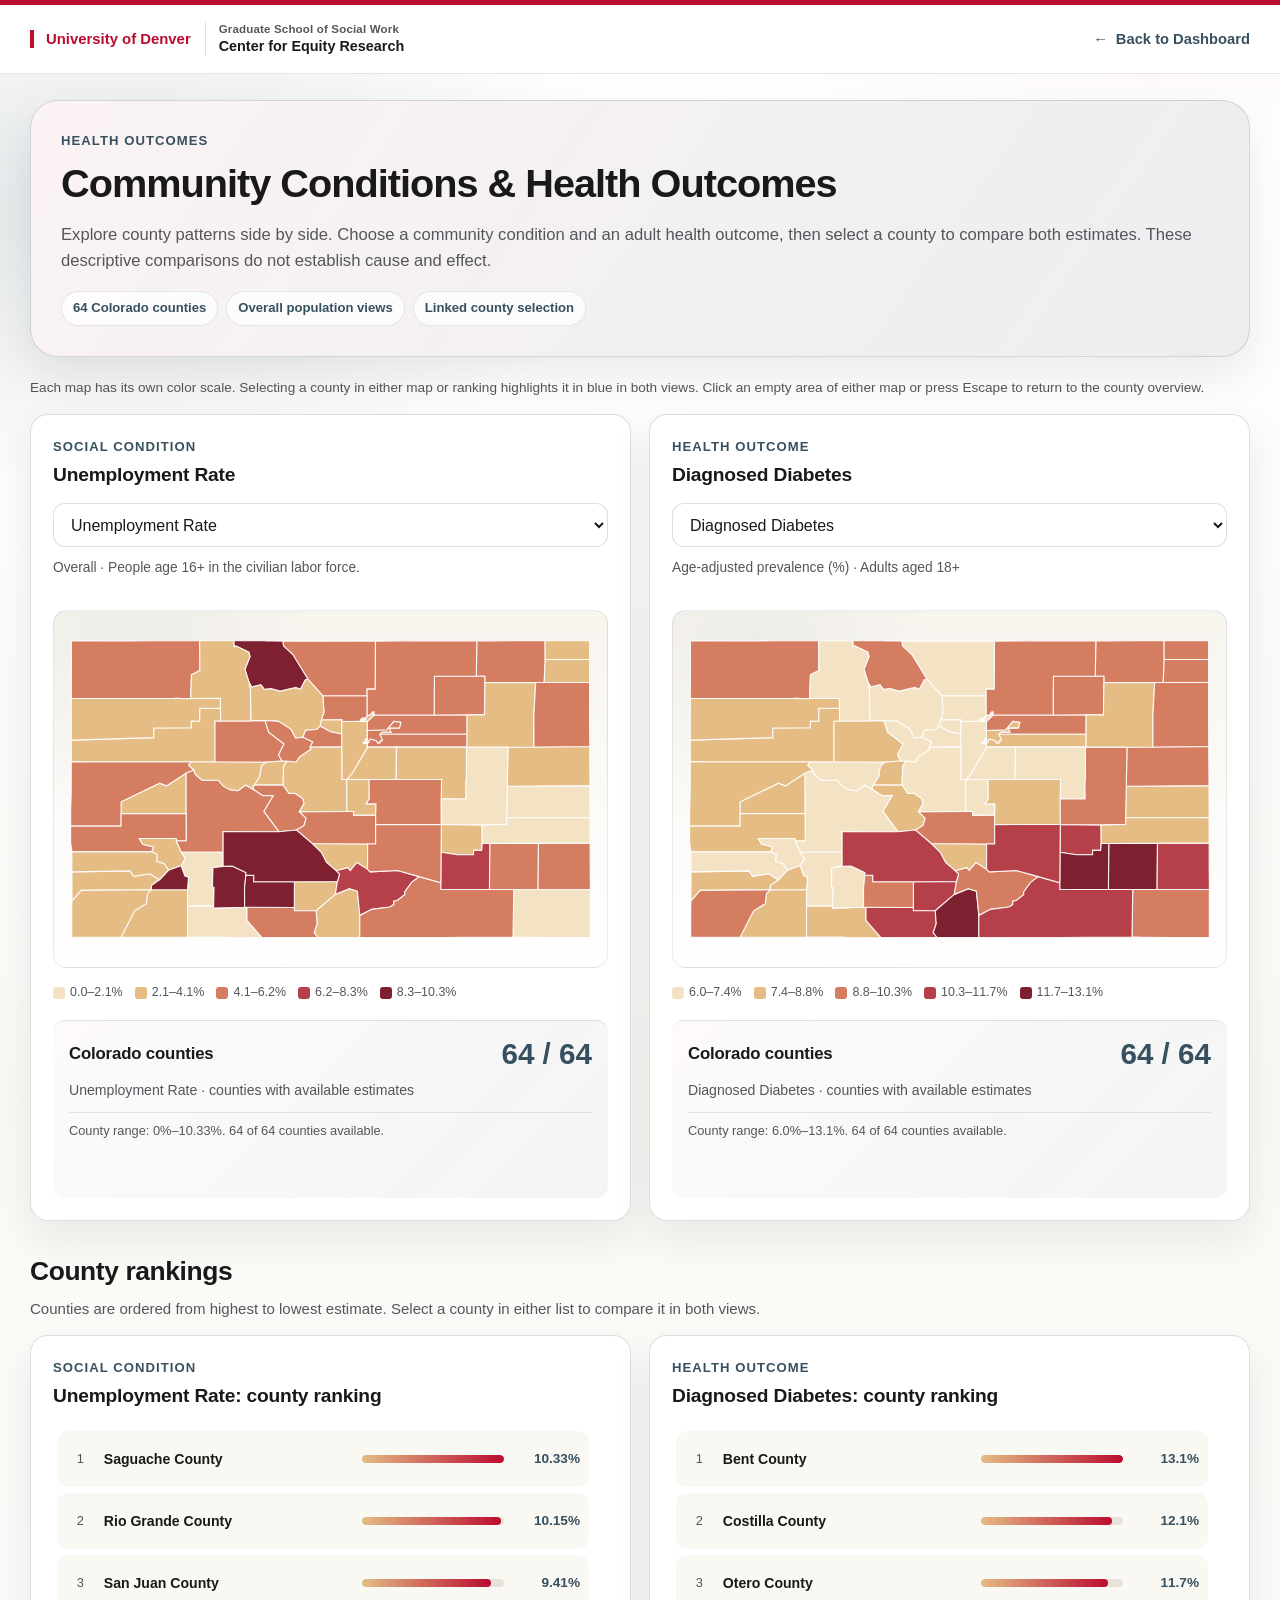
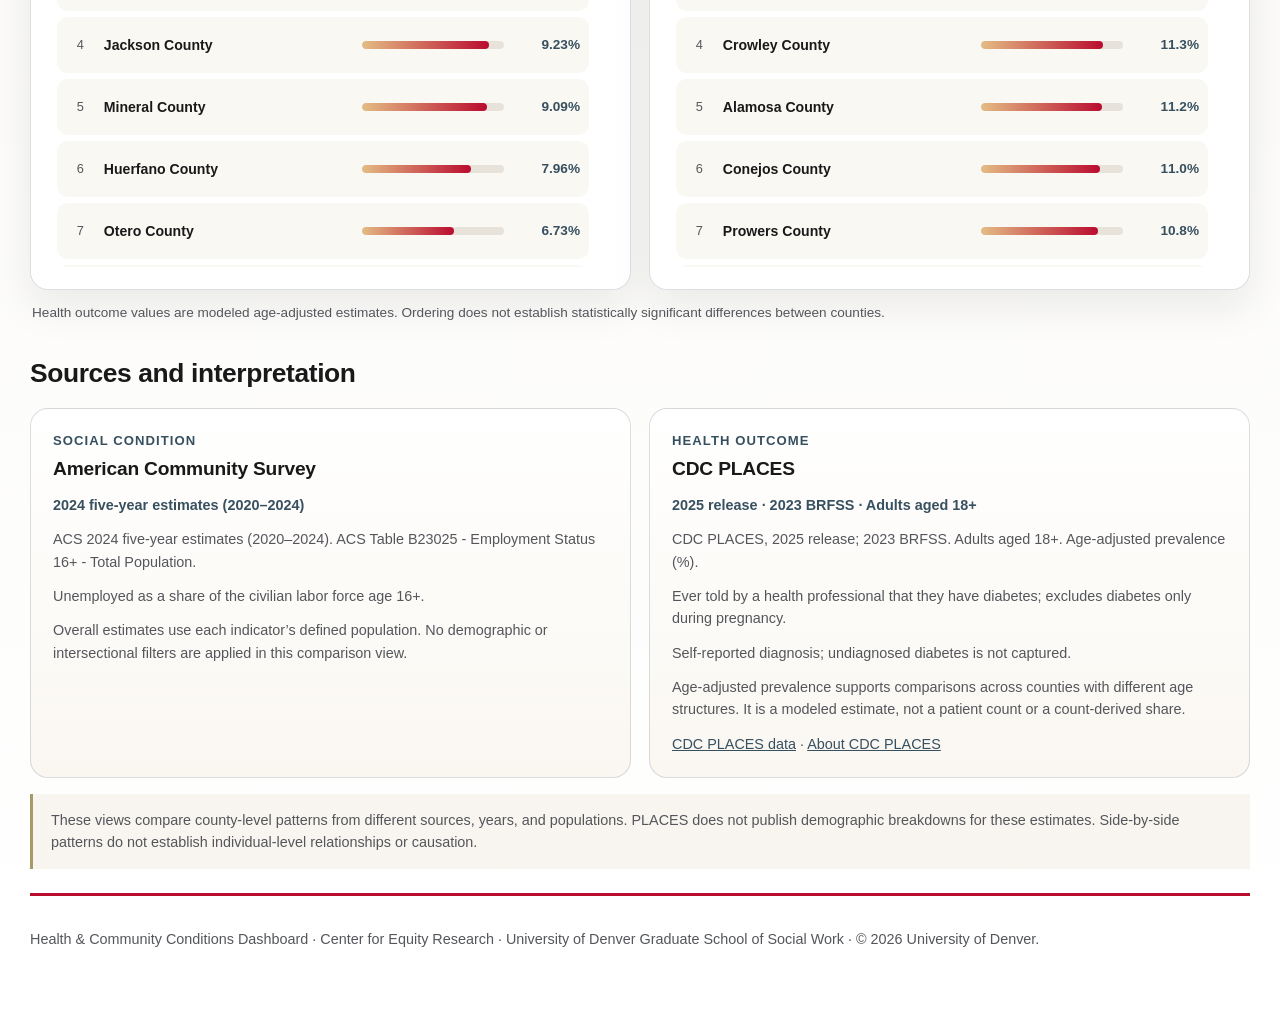
<file: insights/health-outcomes.html>
<!doctype html>
<html lang="en">
<head>
  <meta charset="utf-8" />
  <meta name="viewport" content="width=device-width, initial-scale=1" />
  <meta name="description" content="Explore social conditions and adult health outcomes side by side across Colorado's 64 counties." />
  <link rel="icon" href="data:," />
  <title>Community Conditions &amp; Health Outcomes | Health &amp; Community Conditions Dashboard</title>
  <link rel="stylesheet" href="../assets/css/dashboard.css?v=3" />
  <link rel="stylesheet" href="../assets/css/health-outcomes.css?v=3" />
</head>
<body>
  <a class="skip-link" href="#main-content">Skip to content</a>
  <header class="page-top comparison-header">
    <div class="page-top-inner">
      <a class="institution-brand" href="../index.html" aria-label="Return to the Center for Equity Research dashboard">
        <span class="institution-university">University of Denver</span>
        <span class="institution-unit"><small>Graduate School of Social Work</small><strong>Center for Equity Research</strong></span>
      </a>
      <a class="comparison-back-link" href="../index.html#dashboard"><span aria-hidden="true">←</span> Back to Dashboard</a>
    </div>
  </header>

  <main id="main-content" class="page-shell comparison-page">
    <section class="comparison-hero" aria-labelledby="comparison-title">
      <p class="eyebrow">Health Outcomes</p>
      <h1 id="comparison-title">Community Conditions &amp; Health Outcomes</h1>
      <p class="comparison-intro">Explore county patterns side by side. Choose a community condition and an adult health outcome, then select a county to compare both estimates. These descriptive comparisons do not establish cause and effect.</p>
      <div class="comparison-context" aria-label="View information">
        <span>64 Colorado counties</span>
        <span>Overall population views</span>
        <span>Linked county selection</span>
      </div>
    </section>

    <div id="comparison-status" class="status-band comparison-status" role="status">Loading county comparisons…</div>
    <p id="comparison-announcement" class="sr-only" aria-live="polite" aria-atomic="true"></p>

    <div class="comparison-map-toolbar">
      <p class="comparison-map-note">Each map has its own color scale. Selecting a county in either map or ranking highlights it in blue in both views. Click an empty area of either map or press Escape to return to the county overview.</p>
    </div>

    <div class="comparison-grid comparison-maps">
      <section class="comparison-map-panel" aria-labelledby="left-map-title">
        <div class="comparison-panel-heading">
          <p class="eyebrow">Social condition</p>
          <h2 id="left-map-title">Unemployment Rate</h2>
        </div>
        <label class="sr-only" for="left-indicator">Social condition indicator</label>
        <select id="left-indicator" class="dashboard-select" aria-describedby="left-population">
          <option value="unemployment_rate">Unemployment Rate</option>
        </select>
        <p id="left-population" class="comparison-population">Overall county estimate</p>
        <p id="left-map-help" class="sr-only">Use arrow keys to move between counties, Enter or Space to select, and Escape to clear the selection.</p>
        <div class="comparison-map-stage">
          <svg id="left-map" viewBox="0 0 960 620" role="group" aria-labelledby="left-map-title" aria-describedby="left-map-description left-map-help">
            <desc id="left-map-description">Colorado counties colored by the selected social condition. Select a county using the map or the ranking.</desc>
          </svg>
        </div>
        <div id="left-legend" class="comparison-legend" aria-label="Social condition map legend"></div>
        <article class="comparison-summary-card" aria-labelledby="left-summary-title">
          <h3 id="left-summary-title">Colorado county overview</h3>
          <p id="left-summary-value" class="comparison-summary-value">—</p>
          <p id="left-summary-detail" class="comparison-summary-detail">Loading social condition estimates…</p>
          <p id="left-summary-range" class="comparison-summary-range"></p>
        </article>
      </section>

      <section class="comparison-map-panel" aria-labelledby="right-map-title">
        <div class="comparison-panel-heading">
          <p class="eyebrow">Health outcome</p>
          <h2 id="right-map-title">Diagnosed Diabetes</h2>
        </div>
        <label class="sr-only" for="right-indicator">Health outcome indicator</label>
        <select id="right-indicator" class="dashboard-select" aria-describedby="right-population">
          <option value="diagnosed_diabetes">Diagnosed Diabetes</option>
        </select>
        <p id="right-population" class="comparison-population">Adults aged 18+ · Age-adjusted prevalence</p>
        <p id="right-map-help" class="sr-only">Use arrow keys to move between counties, Enter or Space to select, and Escape to clear the selection.</p>
        <div class="comparison-map-stage">
          <svg id="right-map" viewBox="0 0 960 620" role="group" aria-labelledby="right-map-title" aria-describedby="right-map-description right-map-help">
            <desc id="right-map-description">Colorado counties colored by the selected health outcome. County selection is shared with the social condition map.</desc>
          </svg>
        </div>
        <div id="right-legend" class="comparison-legend" aria-label="Health outcome map legend"></div>
        <article class="comparison-summary-card" aria-labelledby="right-summary-title">
          <h3 id="right-summary-title">Colorado county overview</h3>
          <p id="right-summary-value" class="comparison-summary-value">—</p>
          <p id="right-summary-detail" class="comparison-summary-detail">Loading health outcome estimates…</p>
          <p id="right-summary-range" class="comparison-summary-range"></p>
        </article>
      </section>
    </div>

    <section class="comparison-section" aria-labelledby="comparison-rankings-title">
      <div class="comparison-section-heading">
        <h2 id="comparison-rankings-title">County rankings</h2>
        <p>Counties are ordered from highest to lowest estimate. Select a county in either list to compare it in both views.</p>
      </div>
      <div class="comparison-grid comparison-rankings">
        <section class="comparison-ranking-panel" aria-labelledby="left-ranking-title">
          <p class="eyebrow">Social condition</p>
          <h3 id="left-ranking-title">Unemployment Rate</h3>
          <ol id="left-ranking-list" class="comparison-ranking-list" aria-labelledby="left-ranking-title" tabindex="0"></ol>
        </section>
        <section class="comparison-ranking-panel" aria-labelledby="right-ranking-title">
          <p class="eyebrow">Health outcome</p>
          <h3 id="right-ranking-title">Diagnosed Diabetes</h3>
          <ol id="right-ranking-list" class="comparison-ranking-list" aria-labelledby="right-ranking-title" tabindex="0"></ol>
        </section>
      </div>
      <p class="comparison-ranking-note">Health outcome values are modeled age-adjusted estimates. Ordering does not establish statistically significant differences between counties.</p>
    </section>

    <section class="comparison-section comparison-methods" aria-labelledby="comparison-methods-title">
      <div class="comparison-section-heading">
        <h2 id="comparison-methods-title">Sources and interpretation</h2>
      </div>
      <div class="comparison-grid">
        <article class="comparison-source-card">
          <p class="eyebrow">Social condition</p>
          <h3>American Community Survey</h3>
          <p class="comparison-data-year">2024 five-year estimates (2020–2024)</p>
          <p id="left-source"></p>
          <p id="left-definition"></p>
          <p>Overall estimates use each indicator’s defined population. No demographic or intersectional filters are applied in this comparison view.</p>
        </article>
        <article class="comparison-source-card">
          <p class="eyebrow">Health outcome</p>
          <h3>CDC PLACES</h3>
          <p class="comparison-data-year">2025 release · 2023 BRFSS · Adults aged 18+</p>
          <p id="right-source"></p>
          <p id="right-definition"></p>
          <p id="right-interpretation"></p>
          <p>Age-adjusted prevalence supports comparisons across counties with different age structures. It is a modeled estimate, not a patient count or a count-derived share.</p>
          <p><a href="https://data.cdc.gov/d/swc5-untb" target="_blank" rel="noopener">CDC PLACES data</a> · <a href="https://www.cdc.gov/places/" target="_blank" rel="noopener">About CDC PLACES</a></p>
        </article>
      </div>
      <p class="comparison-interpretation-note">These views compare county-level patterns from different sources, years, and populations. PLACES does not publish demographic breakdowns for these estimates. Side-by-side patterns do not establish individual-level relationships or causation.</p>
    </section>

    <footer class="page-foot">
      <p>Health &amp; Community Conditions Dashboard · Center for Equity Research · University of Denver Graduate School of Social Work · © 2026 University of Denver.</p>
    </footer>
  </main>
  <noscript><p class="noscript-note">JavaScript is required to display the county maps and comparison controls.</p></noscript>
  <script src="../assets/data/health-comparison-data.js"></script>
  <script src="../assets/js/health-outcomes.js?v=2"></script>
</body>
</html>
</file>
<file: assets/css/dashboard.css>
:root {
  --brand-crimson: #BA0C2F; /* Official University of Denver Crimson */
  --brand-slate: #375060; /* DU Navy secondary; not used as primary brand color */
  --brand-gold: #A89968; /* Official University of Denver Gold */
  --brand-sky: #BA0C2F; /* WCAG-visible keyboard focus, independent of map selection */
  --county-selected-fill: #4F83A1;
  --ink-950: #191919;
  --ink-700: #54565B;
  --ink-500: #696B70;
  --surface-0: #FFFFFF;
  --surface-1: #F8F7F4;
  --surface-2: #EEECE6;
  --surface-3: #E4E1DB;
  --border-soft: rgba(55, 80, 96, 0.18);
  --warning: #8f5e12;
  --danger: #8a2430;
  --muted: #c6ccc9;
  --shadow-soft: 0 18px 42px rgba(25, 23, 22, 0.08);
  --shadow-lift: 0 24px 58px rgba(25, 23, 22, 0.12);
  --radius-xl: 28px;
  --radius-lg: 18px;
  --radius-md: 14px;
  --radius-sm: 10px;
  --container: 1260px;
}

* { box-sizing: border-box; }
html, body { margin: 0; padding: 0; }
html { scroll-behavior: smooth; }
body {
  font-family: "Neue Haas Unica", Arial, Helvetica, sans-serif;
  color: var(--ink-950);
  line-height: 1.55;
  background:
    radial-gradient(1100px 460px at 90% -5%, rgba(186, 12, 47, 0.10), transparent 58%),
    radial-gradient(900px 460px at 8% 8%, rgba(55, 80, 96, 0.14), transparent 60%),
    linear-gradient(180deg, #fff 0%, #FAF9F6 42%, #fff 100%);
}

a { color: var(--brand-slate); }
code { font-family: "SFMono-Regular", Consolas, "Liberation Mono", Menlo, monospace; }

.sr-only {
  position: absolute;
  width: 1px;
  height: 1px;
  padding: 0;
  margin: -1px;
  overflow: hidden;
  clip: rect(0, 0, 0, 0);
  border: 0;
}

.skip-link {
  position: absolute;
  left: -9999px;
  top: 0;
  z-index: 300;
  background: var(--ink-950);
  color: #fff;
  padding: 10px 14px;
}

.skip-link:focus { left: 12px; top: 12px; }

.page-top {
  position: sticky;
  top: 0;
  z-index: 120;
  backdrop-filter: blur(10px);
  background: rgba(255, 255, 255, 0.97);
  border-bottom: 1px solid rgba(55, 80, 96, 0.14);
  border-top: 5px solid var(--brand-crimson);
}

.page-top-inner {
  max-width: var(--container);
  margin: 0 auto;
  padding: 12px 20px;
  display: flex;
  justify-content: space-between;
  align-items: center;
  gap: 16px;
}


/* DU institutional affiliation, set as text until a DU-approved C4ER logo kit is supplied.
   Do not construct or imitate the University's protected logo from CSS/text. */
.institution-brand {
  display: inline-flex;
  align-items: center;
  gap: 14px;
  min-width: 0;
  text-decoration: none;
  color: inherit;
}
.institution-university {
  display: inline-block;
  flex: 0 0 auto;
  padding-left: 12px;
  border-left: 4px solid var(--brand-crimson);
  color: var(--brand-crimson);
  font-size: 0.93rem;
  font-weight: 800;
  line-height: 1.23;
}
.institution-unit {
  display: grid;
  gap: 2px;
  padding-left: 13px;
  border-left: 1px solid var(--surface-3);
  line-height: 1.22;
}
.institution-unit small {
  font-size: 0.72rem;
  font-weight: 600;
  color: var(--ink-700);
  letter-spacing: 0.015em;
}
.institution-unit strong {
  font-size: 0.9rem;
  font-weight: 750;
  color: var(--ink-950);
}
.institution-brand:hover .institution-unit strong,
.institution-brand:focus-visible .institution-unit strong { text-decoration: underline; }
.institution-brand:focus-visible,
.page-top a:focus-visible { outline: 3px solid var(--brand-crimson); outline-offset: 3px; }

.page-shell {
  max-width: var(--container);
  margin: 0 auto;
  padding: 0 20px 80px;
}

.kicker,
.eyebrow,
.filter-label {
  margin: 0;
  font-size: 0.82rem;
  font-weight: 800;
  text-transform: uppercase;
  letter-spacing: 0.08em;
  color: var(--brand-slate);
}

.quick-links {
  display: flex;
  flex-wrap: wrap;
  gap: 10px;
}

.quick-links a {
  text-decoration: none;
  color: var(--ink-700);
  font-size: 0.88rem;
  padding: 5px 8px;
  border-radius: 999px;
}

.quick-links a:hover,
.quick-links a:focus-visible {
  color: var(--ink-950);
  background: rgba(55, 80, 96, 0.06);
}

.hero {
  position: relative;
  margin-top: 26px;
  padding: 58px clamp(24px, 4vw, 52px);
  border-radius: var(--radius-xl);
  overflow: hidden;
  border: 1px solid rgba(55, 80, 96, 0.14);
  box-shadow: var(--shadow-soft);
  background:
    linear-gradient(rgba(255, 255, 255, 0.40), rgba(255, 255, 255, 0.40)),
    linear-gradient(130deg, rgba(186, 12, 47, 0.06), rgba(55, 80, 96, 0.10)),
    repeating-linear-gradient(135deg, rgba(255, 255, 255, 0.88), rgba(255, 255, 255, 0.88) 14px, rgba(248, 243, 234, 0.96) 14px, rgba(248, 243, 234, 0.96) 28px);
}

.hero::after {
  content: "";
  position: absolute;
  right: -96px;
  top: -96px;
  width: 280px;
  height: 280px;
  border-radius: 50%;
  background: radial-gradient(circle, rgba(168, 153, 104, 0.12), rgba(168, 153, 104, 0));
}

.hero h1 {
  margin: 0;
  font-size: clamp(1.35rem, calc(4vw + 0.55rem), 3.3rem);
  line-height: 1.04;
  letter-spacing: -0.02em;
}

.hero-title-phrase {
  display: inline-block;
  white-space: nowrap;
}

.hero-copy,
.hero p {
  margin: 18px 0 0;
  color: var(--ink-700);
  font-size: clamp(1.03rem, 2vw, 1.16rem);
}

.hero-tagline {
  color: var(--ink-950);
  font-weight: 800;
}

.hero-actions {
  margin-top: 26px;
  display: flex;
  flex-wrap: wrap;
  gap: 12px;
}

.button-primary,
.button-secondary {
  display: inline-flex;
  align-items: center;
  justify-content: center;
  border-radius: 999px;
  padding: 11px 20px;
  text-decoration: none;
  font-weight: 700;
  border: 1px solid transparent;
  transition: transform 160ms ease, box-shadow 160ms ease;
}

.button-primary {
  background: var(--brand-crimson);
  color: #fff;
  box-shadow: 0 12px 24px rgba(186, 12, 47, 0.24);
}

.button-secondary {
  background: rgba(255, 255, 255, 0.76);
  color: var(--brand-slate);
  border-color: rgba(55, 80, 96, 0.22);
}

.button-primary:hover,
.button-primary:focus-visible,
.button-secondary:hover,
.button-secondary:focus-visible {
  transform: translateY(-2px);
  box-shadow: var(--shadow-soft);
}

.metric-strip {
  margin-top: 28px;
  display: grid;
  grid-template-columns: repeat(3, minmax(0, 1fr));
  gap: 10px;
}

.metric-chip {
  padding: 14px 16px;
  border-radius: 15px;
  background: rgba(255, 255, 255, 0.88);
  border: 1px solid rgba(55, 80, 96, 0.12);
}

.metric-value {
  display: block;
  font-size: clamp(1.3rem, 2vw, 1.76rem);
  font-weight: 800;
  color: var(--brand-slate);
}

.metric-label {
  display: block;
  margin-top: 2px;
  font-size: 0.9rem;
  color: var(--ink-700);
}

.section { margin-top: 34px; }

.section-head { margin-bottom: 16px; }

.section-head h2 {
  margin: 0;
  font-size: clamp(1.45rem, 2.8vw, 2.05rem);
  letter-spacing: -0.01em;
}

.section-head p {
  margin: 6px 0 0;
  color: var(--ink-700);
  max-width: 62ch;
  text-wrap: pretty;
}

#frameworks .section-head p {
  max-width: none;
}

#dashboard .section-head p {
  max-width: none;
}

.dashboard-shell,
.method-panel,
.framework-card,
.insight-card,
.faq-item,
.detail-card,
.ranking-panel {
  border: 1px solid var(--border-soft);
  background: rgba(255, 255, 255, 0.95);
  box-shadow: var(--shadow-soft);
}

.dashboard-shell {
  padding: 18px;
  border-radius: var(--radius-xl);
}

.control-stack { display: grid; gap: 12px; }

.control-row {
  display: grid;
  grid-template-columns: minmax(0, 1.8fr) minmax(260px, 0.9fr);
  gap: 12px;
}

.filter-card {
  min-width: 0;
  padding: 16px;
  border-radius: var(--radius-lg);
  border: 1px solid rgba(55, 80, 96, 0.12);
  background: linear-gradient(180deg, #fff 0%, #fcf8f1 100%);
}

.filter-header {
  display: flex;
  flex-wrap: wrap;
  justify-content: space-between;
  align-items: baseline;
  gap: 12px;
  margin-bottom: 12px;
}

.pill-group { display: flex; flex-wrap: wrap; gap: 8px; }

.pill {
  cursor: pointer;
  border: 1px solid rgba(55, 80, 96, 0.14);
  background: #fff;
  color: var(--brand-slate);
  border-radius: 999px;
  padding: 9px 14px;
  font: inherit;
  font-size: 0.92rem;
  transition: transform 160ms ease, border-color 160ms ease, background 160ms ease;
}

.pill:hover,
.pill:focus-visible { transform: translateY(-1px); }

.health-outcomes-link {
  align-self: center;
  min-width: 0;
  max-width: 100%;
  padding: 9px 0;
  color: var(--brand-slate);
  font-size: 0.88rem;
  line-height: 1.4;
  text-decoration: underline;
  text-underline-offset: 3px;
  overflow-wrap: anywhere;
}

.pill:focus-visible,
.health-outcomes-link:focus-visible,
.dashboard-select:focus-visible,
.ranking-item button:focus-visible {
  outline: 3px solid var(--brand-sky);
  outline-offset: 3px;
}

.pill.is-active {
  background: var(--brand-slate);
  color: #fff;
  border-color: var(--brand-slate);
}

.pill.is-selected {
  background: rgba(186, 12, 47, 0.1);
  border-color: rgba(186, 12, 47, 0.35);
  color: var(--brand-crimson);
}

.dashboard-select {
  min-width: 0;
  max-width: 100%;
  width: 100%;
  border-radius: 12px;
  border: 1px solid rgba(55, 80, 96, 0.18);
  background: #fff;
  padding: 11px 13px;
  font: inherit;
  color: var(--ink-950);
}

.status-band {
  margin-top: 12px;
  min-height: 48px;
  border-radius: 14px;
  padding: 12px 14px;
  display: flex;
  align-items: center;
  border: 1px solid rgba(55, 80, 96, 0.12);
  background: linear-gradient(180deg, #f6f9fa 0%, #fff 100%);
  color: var(--ink-700);
}

.status-band.is-hidden {
  display: none;
}

.status-band[data-tone="warning"] {
  background: #fff7eb;
  border-color: rgba(143, 94, 18, 0.2);
  color: var(--warning);
}

.status-band[data-tone="danger"] {
  background: #fff0f2;
  border-color: rgba(138, 36, 48, 0.2);
  color: var(--danger);
}

.dashboard-main {
  margin-top: 12px;
  display: grid;
  grid-template-columns: minmax(0, 1.55fr) minmax(320px, 0.75fr);
  gap: 14px;
}

.map-panel,
.detail-panel,
.ranking-panel {
  min-width: 0;
  border-radius: var(--radius-lg);
  padding: 18px;
}

.panel-head {
  display: flex;
  flex-wrap: wrap;
  justify-content: space-between;
  align-items: flex-start;
  gap: 12px;
  margin-bottom: 14px;
}

.panel-head h3 {
  margin: 4px 0 0;
  font-size: 1.15rem;
}

.panel-copy {
  margin: 8px 0 0;
  color: var(--ink-700);
  font-size: 0.92rem;
}

.status-pill {
  display: inline-flex;
  align-items: center;
  justify-content: center;
  border-radius: 999px;
  padding: 6px 10px;
  max-width: 180px;
  background: rgba(168, 153, 104, 0.16);
  color: #6f5a2e;
  font-size: 0.82rem;
  font-weight: 700;
  text-align: center;
}

.map-stage {
  position: relative;
  min-height: 0;
  aspect-ratio: 960 / 620;
  border-radius: 18px;
  overflow: hidden;
  background:
    radial-gradient(circle at 15% 12%, rgba(55, 80, 96, 0.06), transparent 26%),
    linear-gradient(180deg, #f8f5ef 0%, #fff 100%);
  border: 1px solid rgba(55, 80, 96, 0.1);
}

#county-map {
  width: 100%;
  height: auto;
  display: block;
}

.map-clear-surface {
  fill: transparent;
  cursor: pointer;
}

.county-path {
  cursor: pointer;
  stroke: rgba(255, 255, 255, 0.8);
  stroke-width: 1.3;
  vector-effect: non-scaling-stroke;
  transition: opacity 140ms ease, stroke 140ms ease, stroke-width 140ms ease;
}

.county-path:hover,
.county-path.is-selected {
  stroke: var(--ink-950);
  stroke-width: 2.3;
}

#county-map .county-path:hover,
#county-map .county-path.is-selected,
#county-map .county-path:focus-visible {
  stroke: rgba(255, 255, 255, 0.8);
  stroke-width: 1.3;
  outline: none;
}

#county-map #map-highlight-layer,
#county-map .county-map-overlay {
  pointer-events: none;
}

#county-map .county-map-overlay {
  stroke: var(--ink-950);
  stroke-width: 2.3;
  vector-effect: non-scaling-stroke;
}

#county-map .county-map-overlay.is-hovered {
  stroke-width: 3.5px;
}

.county-path.is-incomplete,
.county-path.is-unavailable { fill: #dfe3df; }

.county-path.is-suppressed { fill: url(#suppressedPattern); }

.map-empty {
  position: absolute;
  inset: 0;
  display: grid;
  place-items: center;
  padding: 24px;
  text-align: center;
  color: var(--ink-700);
  background: rgba(255, 255, 255, 0.85);
}

.is-hidden { display: none !important; }

.legend-row {
  margin-top: 12px;
  display: flex;
  flex-wrap: wrap;
  justify-content: space-between;
  gap: 14px;
}

.legend-scale,
.legend-key {
  display: flex;
  align-items: center;
  flex-wrap: wrap;
  gap: 10px;
  color: var(--ink-700);
  font-size: 0.86rem;
}

.legend-bin {
  display: inline-flex;
  align-items: center;
  gap: 6px;
}

.legend-swatch {
  display: inline-block;
  width: 16px;
  height: 16px;
  border-radius: 5px;
}

.legend-swatch-suppressed {
  background: linear-gradient(45deg, #f4d9bf 0 48%, #855f33 48% 56%, #f4d9bf 56% 100%);
}

.legend-swatch-muted { background: #dfe3df; }

.detail-card {
  padding: 18px;
  border-radius: 18px;
  background: linear-gradient(160deg, rgba(186, 12, 47, 0.06), rgba(55, 80, 96, 0.10));
}

.detail-county {
  margin: 0;
  font-size: 1.25rem;
  font-weight: 800;
}

.detail-value {
  margin: 8px 0 0;
  font-size: 2rem;
  line-height: 1.05;
  font-weight: 800;
}

.detail-status {
  margin-top: 10px;
  display: flex;
  flex-wrap: wrap;
  gap: 8px;
}

.detail-status:empty {
  display: none;
  margin-top: 0;
}

.detail-tag {
  display: inline-flex;
  align-items: center;
  padding: 5px 10px;
  border-radius: 999px;
  font-size: 0.8rem;
  font-weight: 700;
  background: rgba(255, 255, 255, 0.82);
}

.detail-summary-grid {
  margin-top: 16px;
  display: grid;
  grid-template-columns: minmax(0, 1fr);
  gap: 12px;
}

.detail-summary-item {
  min-width: 0;
  padding: 12px 14px;
  border-radius: 14px;
  border: 1px solid rgba(55, 80, 96, 0.08);
  background: linear-gradient(180deg, #fff 0%, #faf7f1 100%);
}

.detail-summary-label {
  display: block;
  font-size: 0.78rem;
  text-transform: uppercase;
  letter-spacing: 0.06em;
  color: var(--ink-500);
}

.detail-summary-value {
  display: block;
  margin-top: 6px;
  font-size: 1.3rem;
  font-weight: 800;
  color: var(--brand-slate);
}

.detail-summary-note {
  display: block;
  margin-top: 6px;
  color: var(--ink-700);
  font-size: 0.9rem;
}

.detail-grid {
  margin: 16px 0 0;
  display: grid;
  grid-template-columns: repeat(2, minmax(0, 1fr));
  gap: 12px;
}

.detail-grid > div { min-width: 0; }

.detail-grid dt {
  font-size: 0.78rem;
  text-transform: uppercase;
  letter-spacing: 0.06em;
  color: var(--ink-500);
}

.detail-grid dd {
  min-width: 0;
  margin: 4px 0 0;
  font-weight: 700;
  color: var(--ink-950);
  overflow-wrap: anywhere;
  word-break: break-word;
}

.detail-note {
  margin: 16px 0 0;
  color: var(--ink-700);
  font-size: 0.92rem;
}

.panel-head-compact {
  margin-bottom: 10px;
}

.definition-panel {
  margin-top: 16px;
  padding: 14px 16px;
  border-radius: 18px;
  border: 1px solid rgba(55, 80, 96, 0.08);
  background: linear-gradient(180deg, rgba(248, 243, 234, 0.65), rgba(255, 255, 255, 0.96));
}

.definition-formula {
  margin: 8px 0 0;
  color: var(--ink-950);
  font-weight: 700;
  line-height: 1.55;
  overflow-wrap: anywhere;
  word-break: break-word;
}

.ranking-panel { margin-top: 14px; }

.ranking-list {
  display: grid;
  gap: 10px;
  max-height: 620px;
  overflow: auto;
  padding-right: 4px;
}

.ranking-item {
  display: grid;
  grid-template-columns: minmax(150px, 0.95fr) minmax(0, 1.5fr) auto;
  align-items: center;
  gap: 12px;
  padding: 10px 12px;
  border-radius: 14px;
  border: 1px solid rgba(55, 80, 96, 0.08);
  background: linear-gradient(180deg, #fff 0%, #faf7f1 100%);
}

.ranking-item.is-active {
  border-color: rgba(55, 80, 96, 0.28);
  box-shadow: inset 0 0 0 1px rgba(55, 80, 96, 0.12);
}

.ranking-item button {
  appearance: none;
  border: 0;
  padding: 0;
  background: transparent;
  text-align: left;
  font: inherit;
  font-weight: 700;
  color: var(--ink-950);
  cursor: pointer;
}

.ranking-bar {
  position: relative;
  height: 10px;
  border-radius: 999px;
  background: #e7e3db;
  overflow: hidden;
}

.ranking-bar-fill {
  position: absolute;
  inset: 0 auto 0 0;
  border-radius: 999px;
  background: linear-gradient(90deg, #d8b576, var(--brand-crimson));
}

.ranking-value {
  min-width: 82px;
  text-align: right;
  font-weight: 800;
  color: var(--brand-slate);
}

.ranking-empty {
  margin: 0;
  padding: 18px;
  border-radius: 14px;
  border: 1px dashed rgba(55, 80, 96, 0.18);
  color: var(--ink-700);
  background: linear-gradient(180deg, #fff 0%, #faf7f1 100%);
}

.framework-grid,
.faq-grid,
.source-grid {
  display: grid;
  grid-template-columns: repeat(2, minmax(0, 1fr));
  gap: 14px;
}

.faq-grid {
  align-items: start;
}

.source-grid {
  align-items: stretch;
}

.framework-card,
.insight-card,
.faq-item,
.source-item {
  border-radius: var(--radius-lg);
  padding: 20px;
}

.source-item {
  position: relative;
  min-height: 168px;
  padding: 22px 20px 20px;
  border: 1px solid rgba(55, 80, 96, 0.08);
  background: linear-gradient(180deg, rgba(255, 255, 255, 0.98), rgba(249, 245, 238, 0.96));
  box-shadow: inset 0 1px 0 rgba(255, 255, 255, 0.8);
}

.source-item::before {
  content: "";
  position: absolute;
  inset: 0 0 auto 0;
  height: 4px;
  border-radius: 18px 18px 0 0;
  background: linear-gradient(90deg, var(--brand-slate), rgba(168, 153, 104, 0.8));
}

.framework-card-visual {
  display: grid;
  grid-template-columns: minmax(0, 1fr);
  gap: 16px;
}

.framework-card h3,
.insight-card h3,
.source-item h4 {
  margin: 6px 0 0;
}

.source-item h4 {
  font-size: 1rem;
}

.framework-copy p:last-child,
.source-item p,
.faq-item p,
.method-note,
.insight-card p:last-child {
  color: var(--ink-700);
}

.source-item p {
  margin: 10px 0 0;
  line-height: 1.6;
}

.framework-source {
  margin-top: 12px;
  font-size: 0.84rem;
  color: var(--ink-500);
}

.framework-source a {
  color: inherit;
  text-decoration: underline;
  text-decoration-thickness: 1px;
  text-underline-offset: 3px;
}

.framework-source a:hover,
.framework-source a:focus-visible {
  color: var(--brand-slate);
}

.framework-figure {
  margin: 0;
  padding: 14px;
  border-radius: 18px;
  background: linear-gradient(180deg, rgba(248, 243, 234, 0.8), rgba(255, 255, 255, 0.96));
  border: 1px solid rgba(55, 80, 96, 0.08);
}

.framework-figure img {
  display: block;
  width: 100%;
  height: auto;
  border-radius: 14px;
}

.insights-grid {
  display: grid;
  grid-template-columns: repeat(3, minmax(0, 1fr));
  gap: 16px;
}

.insight-link {
  position: relative;
  display: grid;
  place-items: center;
  min-height: 280px;
  overflow: hidden;
  padding: 24px;
  text-decoration: none;
  color: inherit;
  border-color: rgba(55, 80, 96, 0.1);
  border-radius: 30px;
  background: transparent;
  transition: transform 180ms ease, box-shadow 180ms ease, border-color 180ms ease;
}

.insight-link:hover,
.insight-link:focus-visible {
  transform: translateY(-3px);
  box-shadow: var(--shadow-lift);
  border-color: rgba(55, 80, 96, 0.18);
}

.insight-link::before,
.insight-link::after {
  content: "";
  position: absolute;
  inset: 0;
}

.insight-link::before {
  background-position: center;
  background-size: cover;
  opacity: 1;
}

.insight-link::after {
  background: linear-gradient(180deg, rgba(25, 23, 22, 0.08), rgba(25, 23, 22, 0.58));
}

.insight-link--poverty::before {
  background-image: url("../images/insight-poverty-cover.png");
}

.insight-link--unemployment::before {
  background-image: url("../images/insight-unemployment-cover.png");
}

.insight-link--disability::before {
  background-image: url("../images/insight-disability-cover.png");
}

.insight-link-title {
  position: absolute;
  left: 50%;
  top: 50%;
  bottom: auto;
  transform: translate(-50%, -50%);
  z-index: 1;
  display: block;
  width: min(100% - 72px, 11.5ch);
  max-width: calc(100% - 72px);
  text-align: center;
  color: rgba(255, 252, 245, 0.98);
  font-size: clamp(1.05rem, 1.95vw, 2.15rem);
  font-weight: 800;
  line-height: 0.98;
  letter-spacing: 0.025em;
  text-transform: uppercase;
  text-shadow: 0 10px 28px rgba(15, 15, 15, 0.28);
  white-space: nowrap;
}

.insight-link-title::after {
  content: "";
  position: absolute;
  left: 50%;
  width: calc(100% + 24px);
  transform: translateX(-50%);
  bottom: -4px;
  height: 0.44em;
  border-radius: 999px;
  background: rgba(255, 248, 234, 0.18);
  z-index: -1;
}

.method-panel {
  border-radius: var(--radius-lg);
  padding: 20px;
}

.status-term {
  font: inherit;
  font-weight: 700;
  color: var(--ink-950);
}

.faq-item {
  align-self: start;
  overflow: hidden;
}

.faq-item summary {
  position: relative;
  cursor: pointer;
  font-weight: 800;
  list-style: none;
  padding-right: 28px;
}

.faq-item summary::-webkit-details-marker {
  display: none;
}

.faq-item summary::before {
  content: "";
  display: inline-block;
  width: 0;
  height: 0;
  margin-right: 10px;
  border-top: 6px solid transparent;
  border-bottom: 6px solid transparent;
  border-left: 9px solid currentColor;
  vertical-align: middle;
  transform-origin: center;
  transition: transform 220ms ease;
}

.faq-item[open] summary::before {
  transform: rotate(90deg);
}

.faq-answer {
  height: 0;
  opacity: 0;
  overflow: hidden;
  transition: height 260ms ease, opacity 220ms ease;
}

.faq-answer-inner {
  padding-top: 12px;
}

.contact-band {
  border-radius: var(--radius-xl);
  padding: 28px;
  color: #fff;
  box-shadow: var(--shadow-lift);
  background:
    linear-gradient(135deg, rgba(55, 80, 96, 0.96), rgba(38, 48, 55, 0.96)),
    linear-gradient(180deg, rgba(255, 255, 255, 0.05), rgba(255, 255, 255, 0));
}

.contact-band h2 { margin: 0; }

.contact-band p {
  margin: 8px 0 0;
  color: rgba(255, 255, 255, 0.88);
}

.contact-actions {
  margin-top: 16px;
  display: flex;
  flex-wrap: wrap;
  gap: 10px;
}

.contact-actions a {
  text-decoration: none;
  color: #fff;
  border: 1px solid rgba(255, 255, 255, 0.34);
  border-radius: 999px;
  padding: 9px 14px;
}

.page-foot {
  margin-top: 24px;
  padding-top: 18px;
  border-top: 3px solid var(--brand-crimson);
  color: var(--ink-700);
  font-size: 0.9rem;
}

.noscript-note {
  margin: 0 auto 24px;
  max-width: var(--container);
  padding: 12px 20px;
  color: var(--danger);
}

.reveal {
  opacity: 1;
  transform: none;
}

body.has-reveal-motion .reveal {
  opacity: 0;
  transform: translateY(18px);
  transition: opacity 420ms ease, transform 420ms ease;
}

body.has-reveal-motion .reveal.is-visible {
  opacity: 1;
  transform: translateY(0);
}

@media (max-width: 1120px) {
  .control-row,
  .dashboard-main,
  .framework-grid,
  .insights-grid,
  .source-grid {
    grid-template-columns: 1fr;
  }
}

@media (max-width: 780px) {
  .page-shell { padding: 0 14px 72px; }
  .page-top-inner { padding: 10px 14px; flex-wrap: wrap; gap: 10px; }
  .institution-brand { gap: 8px; }
  .institution-university { font-size: .82rem; padding-left: 8px; border-left-width: 3px; }
  .institution-unit { padding-left: 9px; }
  .institution-unit small { font-size: .67rem; }
  .institution-unit strong { font-size: .82rem; }
  .hero { margin-top: 16px; padding: 34px 16px; }
  .metric-strip,
  .faq-grid,
  .detail-grid,
  .detail-summary-grid { grid-template-columns: 1fr; }
  .quick-links { width: 100%; gap: 4px; flex-wrap: nowrap; overflow-x: auto; white-space: nowrap; scrollbar-width: thin; }
  .quick-links a { flex: 0 0 auto; }
  .quick-links a { display: inline-flex; align-items: center; min-height: 44px; }
  .ranking-item { grid-template-columns: 1fr; }
  .ranking-value { text-align: left; }
  .insight-link { min-height: 220px; }
  .insight-link-title {
    width: min(100% - 44px, 12ch);
    max-width: calc(100% - 44px);
    font-size: clamp(1rem, 7vw, 1.85rem);
  }
}

@media (prefers-reduced-motion: reduce) {
  html { scroll-behavior: auto; }
  * { animation: none !important; transition-duration: 0.001ms !important; }
  .reveal { opacity: 1; transform: none; }
}

[hidden] { display: none !important; }
.pill:disabled { opacity: .55; cursor: not-allowed; }
</file>
<file: assets/css/insights.css>
@import "./dashboard.css?v=3";

body[data-insight-page="poverty_rate"] {
  --insight-accent: #8a2430;
  --insight-accent-soft: rgba(138, 36, 48, 0.14);
  --insight-ink: #4f131d;
}

body[data-insight-page="unemployment_rate"] {
  --insight-accent: #2e5f74;
  --insight-accent-soft: rgba(46, 95, 116, 0.14);
  --insight-ink: #18343f;
}

body[data-insight-page="disability_rate"] {
  --insight-accent: #6f5a2e;
  --insight-accent-soft: rgba(111, 90, 46, 0.15);
  --insight-ink: #433720;
}

.brand-mark {
  font-weight: 700;
  text-decoration: none;
  color: var(--brand-slate);
}

.brand-mark:hover,
.brand-mark:focus-visible {
  text-decoration: underline;
}

.insight-shell {
  padding-bottom: 88px;
}

.insight-hero {
  position: relative;
  margin-top: 18px;
  padding: clamp(22px, 4vw, 42px);
  border-radius: 34px;
  overflow: hidden;
  border: 1px solid rgba(40, 66, 78, 0.12);
  box-shadow: var(--shadow-soft);
  background:
    radial-gradient(circle at 14% 18%, var(--insight-accent-soft), transparent 26%),
    radial-gradient(circle at 86% 16%, rgba(255, 255, 255, 0.56), transparent 24%),
    linear-gradient(135deg, rgba(255, 255, 255, 0.98), rgba(248, 243, 234, 0.97));
}

.insight-hero::after {
  content: "";
  position: absolute;
  inset: auto -120px -120px auto;
  width: 320px;
  height: 320px;
  border-radius: 50%;
  background: radial-gradient(circle, var(--insight-accent-soft), transparent 70%);
  pointer-events: none;
}

.insight-hero-grid {
  display: grid;
  grid-template-columns: minmax(0, 1.18fr) minmax(320px, 0.82fr);
  gap: 22px;
  align-items: stretch;
}

.insight-hero-copy {
  min-width: 0;
  max-width: 60ch;
}

.back-link {
  display: inline-flex;
  align-items: center;
  gap: 6px;
  margin-bottom: 16px;
  color: var(--brand-slate);
  font-weight: 700;
  text-decoration: none;
}

.back-link:hover,
.back-link:focus-visible {
  text-decoration: underline;
}

.insight-cover-panel {
  position: relative;
  display: grid;
  align-content: center;
  justify-items: center;
  min-width: 0;
  min-height: 320px;
  padding: 26px;
  border-radius: 26px;
  border: 1px solid rgba(40, 66, 78, 0.08);
  overflow: hidden;
  background: #1e282b;
  color: #fffdf8;
  box-shadow: var(--shadow-lift);
}

.insight-cover-panel::before {
  content: "";
  position: absolute;
  inset: 0;
  background-position: center;
  background-size: cover;
  pointer-events: none;
}

body[data-insight-page="poverty_rate"] .insight-cover-panel::before {
  background-image:
    linear-gradient(90deg, rgba(18, 23, 22, 0.78), rgba(18, 23, 22, 0.48)),
    url("../images/insight-poverty-cover.png");
}

body[data-insight-page="unemployment_rate"] .insight-cover-panel::before {
  background-image:
    linear-gradient(90deg, rgba(18, 23, 22, 0.82), rgba(18, 23, 22, 0.42)),
    url("../images/insight-unemployment-cover.png");
}

body[data-insight-page="disability_rate"] .insight-cover-panel::before {
  background-image:
    linear-gradient(90deg, rgba(18, 23, 22, 0.78), rgba(18, 23, 22, 0.38)),
    url("../images/insight-disability-cover.png");
}

.insight-cover-panel > * {
  position: relative;
  z-index: 1;
}

.insight-cover-panel h2 {
  margin: 0;
  font-size: clamp(1.6rem, 3vw, 2.35rem);
  line-height: 1.02;
  letter-spacing: -0.02em;
  text-align: center;
  text-wrap: balance;
}

.insight-cover-copy {
  margin: 0;
  color: rgba(255, 252, 246, 0.9);
  text-align: center;
  max-width: 38ch;
  justify-self: center;
}

.insight-cover-panel .story-box {
  width: min(100%, 34rem);
}

.insight-cover-figure {
  margin-top: 20px;
  min-height: 180px;
  display: grid;
  place-items: center;
  padding: 18px;
  border-radius: 18px;
  background: rgba(255, 255, 255, 0.1);
  border: 1px solid rgba(255, 255, 255, 0.14);
}

.insight-cover-figure img,
.insight-closing-figure img,
.chapter-visual img {
  display: block;
  width: 100%;
  height: auto;
  border-radius: 14px;
}

.story-box-group {
  display: grid;
  gap: 12px;
}

.story-box {
  padding: 16px 18px;
  border-radius: 18px;
  border: 1px solid rgba(40, 66, 78, 0.08);
  background: rgba(255, 255, 255, 0.12);
  box-shadow: inset 0 1px 0 rgba(255, 255, 255, 0.08);
}

.story-box-title {
  background: rgba(255, 255, 255, 0.16);
}

.story-box-copy {
  background: rgba(255, 255, 255, 0.1);
}

.story-box h2,
.story-box h3,
.story-box h4,
.story-box p {
  margin: 0;
}

.story-box-title-compact h3,
.story-box-title-compact h4 {
  font-size: 1.05rem;
}

.insight-section-nav {
  display: flex;
  flex-wrap: wrap;
  gap: 10px;
  margin-top: 22px;
}

.insight-nav-pill {
  display: inline-flex;
  align-items: center;
  padding: 10px 15px;
  border-radius: 999px;
  border: 1px solid rgba(40, 66, 78, 0.12);
  background: rgba(255, 255, 255, 0.88);
  color: var(--brand-slate);
  text-decoration: none;
  font-weight: 700;
}

.insight-nav-pill:hover,
.insight-nav-pill:focus-visible {
  border-color: rgba(40, 66, 78, 0.24);
  box-shadow: var(--shadow-soft);
}

.insight-nav-pill.is-active {
  background: var(--insight-accent);
  color: #fffdf8;
  border-color: transparent;
  box-shadow: var(--shadow-soft);
}

.section-head-compact {
  margin-bottom: 0;
}

.insight-shell .section-head p {
  max-width: none;
}

.statewide-context-grid,
.insight-meta-grid,
.insight-reference-grid,
.chapter-overview-grid,
.chapter-county-grid,
.insight-bottom-grid,
.chapter-editorial-grid,
.insight-closing-grid {
  display: grid;
  gap: 16px;
}

.statewide-context-grid {
  grid-template-columns: minmax(0, 1fr);
  align-items: start;
}

.insight-meta-grid {
  margin-top: 16px;
  grid-template-columns: repeat(3, minmax(0, 1fr));
}

.insight-reference-grid {
  grid-template-columns: repeat(2, minmax(0, 1fr));
}

.statewide-headline-card,
.statewide-spotlight-card,
.insight-meta-card,
.insight-section,
.chapter-narrative-card,
.chapter-statewide-card,
.insight-map-card,
.chapter-county-card,
.insight-evidence-card,
.insight-ranking-card,
.chapter-story-card,
.chapter-visual-card,
.insight-closing-card {
  border: 1px solid rgba(40, 66, 78, 0.08);
  border-radius: 22px;
  background: linear-gradient(180deg, rgba(255, 255, 255, 0.98), rgba(249, 245, 238, 0.97));
  box-shadow: var(--shadow-soft);
}

.statewide-headline-card,
.statewide-spotlight-card,
.insight-meta-card,
.chapter-narrative-card,
.chapter-statewide-card,
.insight-map-card,
.chapter-county-card,
.insight-evidence-card,
.insight-ranking-card,
.chapter-story-card,
.chapter-visual-card,
.insight-closing-card {
  padding: 20px;
}

.statewide-headline-card {
  display: grid;
  grid-template-columns: minmax(220px, 0.44fr) minmax(0, 1fr);
  align-items: start;
  align-content: start;
  gap: 14px;
  background:
    radial-gradient(circle at 12% 16%, var(--insight-accent-soft), transparent 24%),
    linear-gradient(180deg, rgba(255, 255, 255, 0.98), rgba(249, 245, 238, 0.97));
}

.statewide-headline-card > .label,
.statewide-headline-value,
.statewide-headline-caption {
  grid-column: 1;
}

.statewide-headline-value {
  margin: 0;
  font-size: clamp(2.8rem, 5vw, 4.8rem);
  line-height: 0.92;
  font-weight: 800;
  letter-spacing: -0.04em;
  color: var(--insight-ink);
}

.statewide-headline-caption {
  margin: 0;
  color: var(--ink-700);
}

.statewide-headline-card .story-box-group {
  grid-column: 2;
  grid-row: 1 / span 3;
  margin-top: 0;
}

#statewide-intro {
  max-width: none;
  text-wrap: pretty;
}

.statewide-stat-grid {
  display: grid;
  grid-template-columns: repeat(3, minmax(0, 1fr));
  gap: 10px;
}

.statewide-stat-card {
  min-width: 0;
  padding: 12px;
  border-radius: 16px;
  background: rgba(255, 255, 255, 0.86);
  border: 1px solid rgba(40, 66, 78, 0.08);
}

.statewide-stat-card .label,
.statewide-series-item .label,
.series-pill,
.insight-count-card .label,
.insight-section-glance-card .label {
  display: block;
  font-size: 0.72rem;
  text-transform: uppercase;
  letter-spacing: 0.06em;
  color: var(--ink-500);
}

.statewide-stat-card strong {
  display: block;
  margin-top: 7px;
  font-size: 1.14rem;
  color: var(--ink-950);
}

.statewide-stat-card p {
  margin: 5px 0 0;
  color: var(--ink-700);
  font-size: 0.9rem;
}

.statewide-series-list {
  display: grid;
  gap: 10px;
  max-height: 420px;
  overflow: auto;
  padding-right: 4px;
}

.statewide-series-item {
  display: grid;
  grid-template-columns: minmax(0, 1fr) auto;
  gap: 12px;
  align-items: center;
  padding: 12px 14px;
  border-radius: 16px;
  border: 1px solid rgba(40, 66, 78, 0.08);
  background: rgba(255, 255, 255, 0.86);
}

.statewide-series-item.is-selected {
  border-color: rgba(40, 66, 78, 0.24);
  box-shadow: inset 0 0 0 1px rgba(40, 66, 78, 0.1);
}

.statewide-series-copy {
  min-width: 0;
}

.statewide-series-name {
  display: block;
  font-weight: 700;
  color: var(--ink-950);
}

.statewide-series-meta {
  margin-top: 6px;
  display: flex;
  flex-wrap: wrap;
  gap: 8px;
}

.series-pill {
  display: inline-flex;
  align-items: center;
  padding: 4px 8px;
  border-radius: 999px;
  background: rgba(40, 66, 78, 0.06);
  color: var(--ink-700);
}

.statewide-series-bar {
  position: relative;
  height: 8px;
  margin-top: 8px;
  border-radius: 999px;
  overflow: hidden;
  background: #e7e3db;
}

.statewide-series-bar span {
  position: absolute;
  inset: 0 auto 0 0;
  border-radius: 999px;
  background: linear-gradient(90deg, color-mix(in srgb, var(--insight-accent) 48%, #f0d4ad 52%), var(--insight-accent));
}

.statewide-series-value {
  min-width: 88px;
  text-align: right;
  font-weight: 800;
  color: var(--insight-ink);
}

.story-copy,
.insight-meta-copy,
.insight-section-copy,
.insight-section-note,
.evidence-note,
.insight-empty,
.chapter-text,
.insight-closing-card p:last-child {
  color: var(--ink-700);
}

.statewide-spotlight-card .evidence-grid {
  grid-template-columns: repeat(3, minmax(0, 1fr));
  align-items: start;
}

.insight-meta-copy {
  margin: 8px 0 0;
  font-weight: 700;
  line-height: 1.6;
}

.insight-section {
  padding: 24px;
  scroll-margin-top: 92px;
}

.insight-section + .insight-section {
  margin-top: 6px;
}

.insight-section-head {
  display: flex;
  justify-content: space-between;
  align-items: flex-start;
  gap: 18px;
}

.insight-section-head h3 {
  margin: 6px 0 0;
  font-size: 1.5rem;
  letter-spacing: -0.02em;
}

.insight-select-shell {
  min-width: 260px;
  display: grid;
  gap: 6px;
  color: var(--ink-700);
  font-size: 0.82rem;
  text-transform: uppercase;
  letter-spacing: 0.06em;
}

.insight-select-shell select {
  text-transform: none;
  letter-spacing: normal;
}

.insight-section-static-chip {
  min-width: 260px;
  padding: 12px 16px;
  border-radius: 999px;
  border: 1px solid rgba(40, 66, 78, 0.12);
  background: rgba(255, 255, 255, 0.88);
  color: var(--ink-700);
  font-size: 0.95rem;
  font-weight: 600;
  text-align: center;
}

.insight-section-glance {
  margin-top: 16px;
  display: grid;
  grid-template-columns: repeat(3, minmax(0, 1fr));
  gap: 10px;
}

.insight-section-glance-card {
  min-width: 0;
  padding: 14px;
  border-radius: 16px;
  border: 1px solid rgba(40, 66, 78, 0.08);
  background: rgba(255, 255, 255, 0.9);
}

.insight-section-glance-card strong {
  display: block;
  margin-top: 7px;
  font-size: 1.12rem;
  color: var(--ink-950);
}

.insight-section-glance-card p {
  margin: 6px 0 0;
  font-size: 0.9rem;
}

.chapter-overview-grid {
  margin-top: 18px;
  grid-template-columns: minmax(0, 0.78fr) minmax(0, 1.22fr);
  align-items: start;
}

.chapter-narrative-card {
  border-top: 4px solid var(--insight-accent);
}

.chapter-narrative-card h4,
.chapter-statewide-card h4,
.chapter-county-card h4,
.chapter-story-card h4,
.chapter-visual-card h4,
.insight-closing-card h3 {
  margin: 8px 0 0;
  font-size: 1.15rem;
}

.chapter-text {
  margin: 10px 0 0;
}

.chapter-statewide-selected {
  margin-top: 14px;
  padding: 14px;
  border-radius: 16px;
  background: rgba(255, 255, 255, 0.78);
  border: 1px solid rgba(40, 66, 78, 0.08);
}

.chapter-statewide-selected .label {
  display: block;
  font-size: 0.76rem;
  text-transform: uppercase;
  letter-spacing: 0.06em;
  color: var(--ink-500);
}

.chapter-statewide-selected strong {
  display: block;
  margin-top: 8px;
  font-size: 2rem;
  line-height: 1;
  color: var(--insight-ink);
}

.chapter-statewide-selected p {
  margin: 8px 0 0;
  color: var(--ink-700);
}

.chapter-statewide-card .statewide-series-list {
  margin-top: 14px;
  max-height: 500px;
}

.chapter-county-grid {
  margin-top: 16px;
  grid-template-columns: minmax(0, 1.24fr) minmax(320px, 0.76fr);
  align-items: start;
}

.insight-card-head {
  display: flex;
  justify-content: space-between;
  align-items: flex-start;
  gap: 12px;
  margin-bottom: 14px;
}

.insight-card-head h3,
.insight-card-head h4 {
  margin: 0;
}

.insight-count-grid {
  display: grid;
  grid-template-columns: repeat(4, minmax(0, 1fr));
  gap: 10px;
  margin-bottom: 14px;
}

.insight-count-card {
  min-width: 0;
  padding: 12px;
  border-radius: 14px;
  background: rgba(255, 255, 255, 0.86);
  border: 1px solid rgba(40, 66, 78, 0.08);
}

.insight-count-card strong {
  display: block;
  margin-top: 6px;
  font-size: 1.1rem;
  color: var(--brand-slate);
}

.map-stage-compact {
  min-height: 0;
  width: 100%;
}

.map-stage-compact > svg {
  display: block;
  width: 100%;
  height: auto;
}

.chapter-county-card dl,
.insight-summary-grid {
  display: grid;
  grid-template-columns: repeat(2, minmax(0, 1fr));
  gap: 12px;
}

.chapter-county-card dt,
.insight-summary-grid dt {
  font-size: 0.76rem;
  text-transform: uppercase;
  letter-spacing: 0.06em;
  color: var(--ink-500);
}

.chapter-county-card dd,
.insight-summary-grid dd {
  margin: 4px 0 0;
  font-weight: 700;
  color: var(--ink-950);
  overflow-wrap: anywhere;
}

.insight-bottom-grid {
  margin-top: 16px;
  grid-template-columns: minmax(0, 0.94fr) minmax(0, 1.06fr);
  align-items: stretch;
}

.insight-evidence-card,
.insight-ranking-card {
  display: flex;
  flex-direction: column;
  min-height: 0;
}

.evidence-grid {
  display: grid;
  gap: 10px;
  align-content: start;
}

.evidence-card {
  padding: 14px;
  border-radius: 16px;
  border: 1px solid rgba(40, 66, 78, 0.08);
  background: rgba(255, 255, 255, 0.9);
}

.evidence-card h5 {
  margin: 6px 0 0;
  font-size: 1rem;
}

.evidence-rate {
  margin: 8px 0 0;
  font-size: 1.4rem;
  line-height: 1;
  font-weight: 800;
  color: var(--insight-ink);
}

.ranking-cluster h5 {
  margin: 0 0 12px;
  font-size: 0.94rem;
}

.mini-ranking-list {
  display: grid;
  gap: 8px;
  max-height: 540px;
  overflow: auto;
  padding-right: 4px;
}

.mini-ranking-item {
  display: grid;
  grid-template-columns: 2.2rem minmax(0, 1fr) auto;
  gap: 10px;
  align-items: center;
  padding: 8px 0;
  border-bottom: 1px solid rgba(40, 66, 78, 0.08);
}

.mini-ranking-item:last-child {
  border-bottom: 0;
}

.mini-ranking-item .rank {
  width: 2.2rem;
  height: 2.2rem;
  display: grid;
  place-items: center;
  border-radius: 999px;
  background: rgba(40, 66, 78, 0.08);
  color: var(--brand-slate);
  font-weight: 800;
  font-size: 0.86rem;
}

.mini-ranking-item .name {
  font-weight: 700;
  color: var(--ink-950);
}

.mini-ranking-item .value {
  font-weight: 800;
  color: var(--brand-slate);
}

.mini-ranking-bar {
  position: relative;
  height: 8px;
  margin-top: 6px;
  border-radius: 999px;
  overflow: hidden;
  background: #e7e3db;
}

.mini-ranking-bar span {
  position: absolute;
  inset: 0 auto 0 0;
  border-radius: 999px;
  background: linear-gradient(90deg, color-mix(in srgb, var(--insight-accent) 38%, #f1d1a4 62%), var(--insight-accent));
}

.chapter-editorial-grid {
  margin-top: 16px;
  grid-template-columns: minmax(0, 1fr) minmax(0, 1fr);
  align-items: start;
}

@media (min-width: 1201px) {
  .insight-bottom-grid > .insight-evidence-card,
  .insight-bottom-grid > .insight-ranking-card {
    height: 720px;
  }

  .insight-bottom-grid .evidence-grid,
  .insight-bottom-grid .mini-ranking-list {
    flex: 1 1 auto;
    min-height: 0;
    max-height: none;
    overflow: auto;
  }

  .insight-bottom-grid .evidence-grid {
    padding-right: 4px;
  }
}

.chapter-visual-card .chapter-visual,
.insight-closing-figure {
  margin-top: 12px;
  min-height: 220px;
  display: grid;
  place-items: center;
  padding: 18px;
  border-radius: 18px;
  border: 1px solid rgba(40, 66, 78, 0.12);
  background:
    radial-gradient(circle at 22% 18%, var(--insight-accent-soft), transparent 24%),
    linear-gradient(180deg, rgba(255, 255, 255, 0.96), rgba(246, 241, 233, 0.98));
}

.insight-closing-grid {
  grid-template-columns: minmax(0, 0.9fr) minmax(0, 1.1fr);
}

.insight-empty {
  margin: 0;
  padding: 18px;
  border-radius: 16px;
  border: 1px dashed rgba(40, 66, 78, 0.16);
  background: rgba(255, 255, 255, 0.88);
}

@media (max-width: 1200px) {
  .insight-hero-grid,
  .statewide-context-grid,
  .chapter-overview-grid,
  .chapter-county-grid,
  .insight-bottom-grid,
  .chapter-editorial-grid,
  .insight-closing-grid,
  .insight-section-glance,
  .statewide-stat-grid,
  .insight-meta-grid,
  .insight-reference-grid {
    grid-template-columns: 1fr;
  }

  .insight-bottom-grid {
    align-items: start;
  }

  .insight-bottom-grid > .insight-evidence-card,
  .insight-bottom-grid > .insight-ranking-card {
    height: auto;
  }
}

@media (max-width: 980px) {
  .statewide-headline-card {
    grid-template-columns: 1fr;
  }

  .statewide-headline-card .story-box-group {
    grid-column: auto;
    grid-row: auto;
  }

  .statewide-spotlight-card .evidence-grid {
    grid-template-columns: 1fr;
  }

  .mini-ranking-list,
  .chapter-statewide-card .statewide-series-list {
    max-height: 460px;
  }
}

@media (max-width: 860px) {
  .insight-hero,
  .insight-section {
    padding: 18px 16px;
  }

  .insight-section-head {
    flex-direction: column;
  }

  .insight-select-shell,
  .insight-section-static-chip {
    min-width: 0;
    width: 100%;
  }

  .insight-section-nav {
    gap: 8px;
  }

  .insight-count-grid,
  .chapter-county-card dl {
    grid-template-columns: 1fr 1fr;
  }

  .insight-cover-panel,
  .statewide-headline-card,
  .statewide-spotlight-card,
  .insight-meta-card,
  .chapter-narrative-card,
  .chapter-statewide-card,
  .insight-map-card,
  .chapter-county-card,
  .insight-evidence-card,
  .insight-ranking-card,
  .chapter-story-card,
  .chapter-visual-card,
  .insight-closing-card {
    padding: 16px;
  }

  .story-box {
    padding: 14px 15px;
  }
}
</file>
<file: assets/css/health-outcomes.css>
.comparison-header .page-top-inner {
  flex-wrap: wrap;
  gap: 4px 20px;
}

.comparison-back-link {
  display: inline-flex;
  align-items: center;
  gap: 8px;
  min-height: 44px;
  font-size: 0.92rem;
  font-weight: 700;
  text-decoration: none;
}

.comparison-page { padding-bottom: 44px; }
.comparison-page :is(h1, h2, h3, p) { overflow-wrap: anywhere; }
.comparison-page :is(button, select) { min-height: 44px; }
.comparison-page :is(button, select, a, [tabindex]):focus-visible,
.comparison-back-link:focus-visible {
  outline: 3px solid var(--brand-sky);
  outline-offset: 4px;
}

.comparison-hero {
  position: relative;
  margin-top: 26px;
  padding: clamp(24px, 3vw, 30px);
  border: 1px solid var(--border-soft);
  border-radius: var(--radius-xl);
  background: linear-gradient(125deg, rgba(181, 29, 45, 0.055), rgba(40, 66, 78, 0.09)), var(--surface-0);
  box-shadow: var(--shadow-soft);
}

.comparison-hero h1 {
  max-width: none;
  margin: 10px 0 0;
  font-size: clamp(1.8rem, 3.1vw, 2.6rem);
  line-height: 1.12;
  letter-spacing: -0.025em;
  text-wrap: wrap;
}

.comparison-intro {
  max-width: none;
  margin: 16px 0 0;
  color: var(--ink-700);
  font-size: 1.04rem;
}

.comparison-context {
  display: flex;
  flex-wrap: wrap;
  gap: 8px;
  margin-top: 18px;
}

.comparison-context span {
  padding: 6px 11px;
  border: 1px solid rgba(40, 66, 78, 0.12);
  border-radius: 999px;
  background: rgba(255, 255, 255, 0.75);
  color: var(--brand-slate);
  font-size: 0.82rem;
  font-weight: 700;
}

.comparison-status { margin-top: 18px; }
.comparison-map-toolbar {
  margin: 20px 0 16px;
}

.comparison-map-toolbar .comparison-map-note {
  margin: 0;
}

.comparison-grid { display: grid; grid-template-columns: repeat(2, minmax(0, 1fr)); gap: 18px; }
.comparison-grid > * { min-width: 0; }
.comparison-map-panel,
.comparison-ranking-panel,
.comparison-source-card {
  min-width: 0;
  border: 1px solid var(--border-soft);
  border-radius: var(--radius-lg);
  padding: 22px;
  background: rgba(255, 255, 255, 0.96);
  box-shadow: var(--shadow-soft);
}

.comparison-map-panel { display: flex; flex-direction: column; }

@supports (grid-template-rows: subgrid) {
  @media (min-width: 1024px) {
    .comparison-maps { row-gap: 0; }
    .comparison-map-panel {
      display: grid;
      grid-template-rows: subgrid;
      grid-row: span 6;
      row-gap: 0;
    }
  }
}

.comparison-panel-heading { margin-bottom: 15px; }
.comparison-panel-heading h2,
.comparison-ranking-panel h3,
.comparison-summary-card h3,
.comparison-source-card h3 {
  margin: 5px 0 0;
  font-size: 1.2rem;
  line-height: 1.35;
  letter-spacing: -0.01em;
}

.comparison-population { min-height: 2.8em; margin: 10px 0 14px; color: var(--ink-700); font-size: 0.86rem; }
.comparison-map-stage {
  position: relative;
  width: 100%;
  aspect-ratio: 960 / 620;
  border: 1px solid rgba(40, 66, 78, 0.1);
  border-radius: 14px;
  background: radial-gradient(circle at 15% 12%, rgba(40, 66, 78, 0.05), transparent 32%), linear-gradient(180deg, #f8f5ef, #fff);
}

.comparison-map-stage svg { display: block; width: 100%; height: 100%; overflow: visible; }
.comparison-county {
  cursor: pointer;
  stroke: rgba(255, 255, 255, 0.9);
  stroke-width: 1.1;
  vector-effect: non-scaling-stroke;
  transition: stroke 160ms ease, stroke-width 160ms ease, fill 160ms ease;
}

.comparison-page .comparison-county:focus { outline: none; outline-offset: 0; }
.comparison-county.is-unavailable,
.comparison-county.is-incomplete { fill: #dfe3df; }
.comparison-selection-overlay,
.comparison-hover-overlay {
  pointer-events: none;
  stroke: #142f3b;
  stroke-width: 2.5;
  stroke-linejoin: round;
  vector-effect: non-scaling-stroke;
}
.comparison-selection-overlay { fill: var(--county-selected-fill); }
.comparison-hover-overlay { stroke-width: 4; filter: drop-shadow(0 2px 2px rgba(20, 47, 59, 0.2)); }

.comparison-legend {
  display: flex;
  align-items: flex-start;
  flex-wrap: wrap;
  gap: 7px 12px;
  margin-top: 15px;
  color: var(--ink-700);
  font-size: 0.78rem;
}

.comparison-legend .legend-bin { gap: 5px; }
.comparison-legend .legend-swatch { flex: 0 0 12px; width: 12px; height: 12px; border-radius: 3px; }
.comparison-map-note,
.comparison-ranking-note { margin: 12px 2px 0; color: var(--ink-700); font-size: 0.85rem; }
.comparison-section { margin-top: 30px; }
.comparison-section-heading { margin-bottom: 14px; }
.comparison-section-heading h2 { margin: 0; font-size: clamp(1.35rem, 2.2vw, 1.65rem); letter-spacing: -0.015em; }
.comparison-section-heading p { margin: 5px 0 0; color: var(--ink-700); font-size: 0.94rem; }
.comparison-summary-card {
  display: grid;
  grid-template-columns: minmax(0, 1fr) auto;
  align-content: start;
  align-items: center;
  gap: 8px 12px;
  min-width: 0;
  min-height: 178px;
  margin-top: 18px;
  padding: 16px;
  border-top: 1px solid rgba(40, 66, 78, 0.13);
  border-radius: 12px;
  background: linear-gradient(135deg, rgba(181, 29, 45, 0.025), rgba(40, 66, 78, 0.055));
}
.comparison-summary-card h3 { margin: 0; font-size: 1.05rem; }
.comparison-summary-value { margin: 0; color: var(--brand-slate); font-size: clamp(1.45rem, 2.5vw, 1.85rem); line-height: 1.18; font-weight: 800; font-variant-numeric: tabular-nums; }
.comparison-summary-detail { grid-column: 1 / -1; margin: 0; color: var(--ink-700); font-size: 0.88rem; }
.comparison-summary-range { grid-column: 1 / -1; margin: 2px 0 0; padding-top: 8px; border-top: 1px solid rgba(40, 66, 78, 0.12); color: var(--ink-700); font-size: 0.8rem; }
.comparison-summary-range:empty { display: none; }
.comparison-ranking-list { display: grid; gap: 6px; max-height: 440px; overflow: auto; margin: 18px 0 0; padding: 4px; scrollbar-gutter: stable; list-style: none; }
.comparison-ranking-item {
  display: grid;
  grid-template-columns: 1.8rem minmax(0, 1.4fr) minmax(38px, 0.8fr) 4.2rem;
  gap: 9px;
  align-items: center;
  min-width: 0;
  padding: 5px 8px;
  border: 1px solid transparent;
  border-radius: 11px;
  background: #faf8f3;
}

.comparison-ranking-item.is-active { border-color: rgba(39, 197, 187, 0.65); background: rgba(39, 197, 187, 0.1); box-shadow: inset 3px 0 0 var(--brand-slate); }
.comparison-rank { color: var(--ink-700); font-size: 0.8rem; font-variant-numeric: tabular-nums; text-align: center; }
.comparison-county-button {
  min-width: 0;
  width: 100%;
  padding: 4px 0;
  border: 0;
  border-radius: 3px;
  background: transparent;
  color: var(--ink-950);
  cursor: pointer;
  font: inherit;
  font-size: 0.88rem;
  font-weight: 700;
  line-height: 1.3;
  text-align: left;
  overflow-wrap: anywhere;
}

.comparison-county-button:hover { color: var(--brand-crimson); }
.comparison-ranking-track { position: relative; height: 8px; border-radius: 999px; background: #e7e3db; overflow: hidden; }
.comparison-ranking-fill { display: block; height: 100%; border-radius: inherit; background: linear-gradient(90deg, #e4bc84, var(--brand-crimson)); }
.comparison-ranking-value { min-width: 0; color: var(--brand-slate); font-size: 0.85rem; font-weight: 800; font-variant-numeric: tabular-nums; text-align: right; overflow-wrap: anywhere; }
.comparison-source-card { box-shadow: none; background: linear-gradient(180deg, #fff, #faf7f1); }
.comparison-source-card p { margin: 12px 0 0; color: var(--ink-700); font-size: 0.9rem; }
.comparison-source-card .eyebrow { margin: 0; color: var(--brand-slate); font-size: 0.82rem; }
.comparison-source-card .comparison-data-year { color: var(--brand-slate); font-weight: 700; }
.comparison-source-card :is(p, a) { overflow-wrap: anywhere; }
.comparison-source-card p:empty { display: none; }
.comparison-interpretation-note { margin: 16px 0 0; padding: 15px 18px; border-left: 3px solid var(--brand-gold); background: rgba(171, 138, 74, 0.08); color: var(--ink-700); font-size: 0.9rem; }

@media (max-width: 1023px) {
  .comparison-grid { grid-template-columns: minmax(0, 1fr); }
  .comparison-population { min-height: 0; }
  .comparison-summary-card { min-height: 0; }
}

@media (max-width: 600px) {
  .comparison-header .kicker { font-size: 0.72rem; }
  .comparison-back-link { font-size: 0.85rem; }
  .comparison-hero { margin-top: 18px; padding: 25px 20px; border-radius: 22px; }
  .comparison-hero h1 { font-size: clamp(1.65rem, 6.5vw, 2.15rem); }
  .comparison-intro { font-size: 0.96rem; }
  .comparison-context { gap: 6px; }
  .comparison-context span { font-size: 0.75rem; padding: 5px 9px; }
  .comparison-map-panel,
  .comparison-ranking-panel,
  .comparison-source-card { padding: 17px 15px; }
  .comparison-panel-heading h2 { font-size: 1.15rem; }
  .comparison-legend { gap: 6px 10px; font-size: 0.75rem; }
  .comparison-ranking-list { max-height: 390px; padding: 4px 1px; }
  .comparison-ranking-item { gap: 6px; padding-inline: 5px; }
  .comparison-section { margin-top: 25px; }
}

@media (max-width: 440px) {
  .comparison-summary-card { grid-template-columns: minmax(0, 1fr); padding: 14px; }
  .comparison-ranking-item { grid-template-columns: 1.6rem minmax(0, 1fr) 4.5rem; }
  .comparison-ranking-track { display: none; }
}

@media (prefers-reduced-motion: reduce) {
  .comparison-county { transition: none; }
}
</file>
